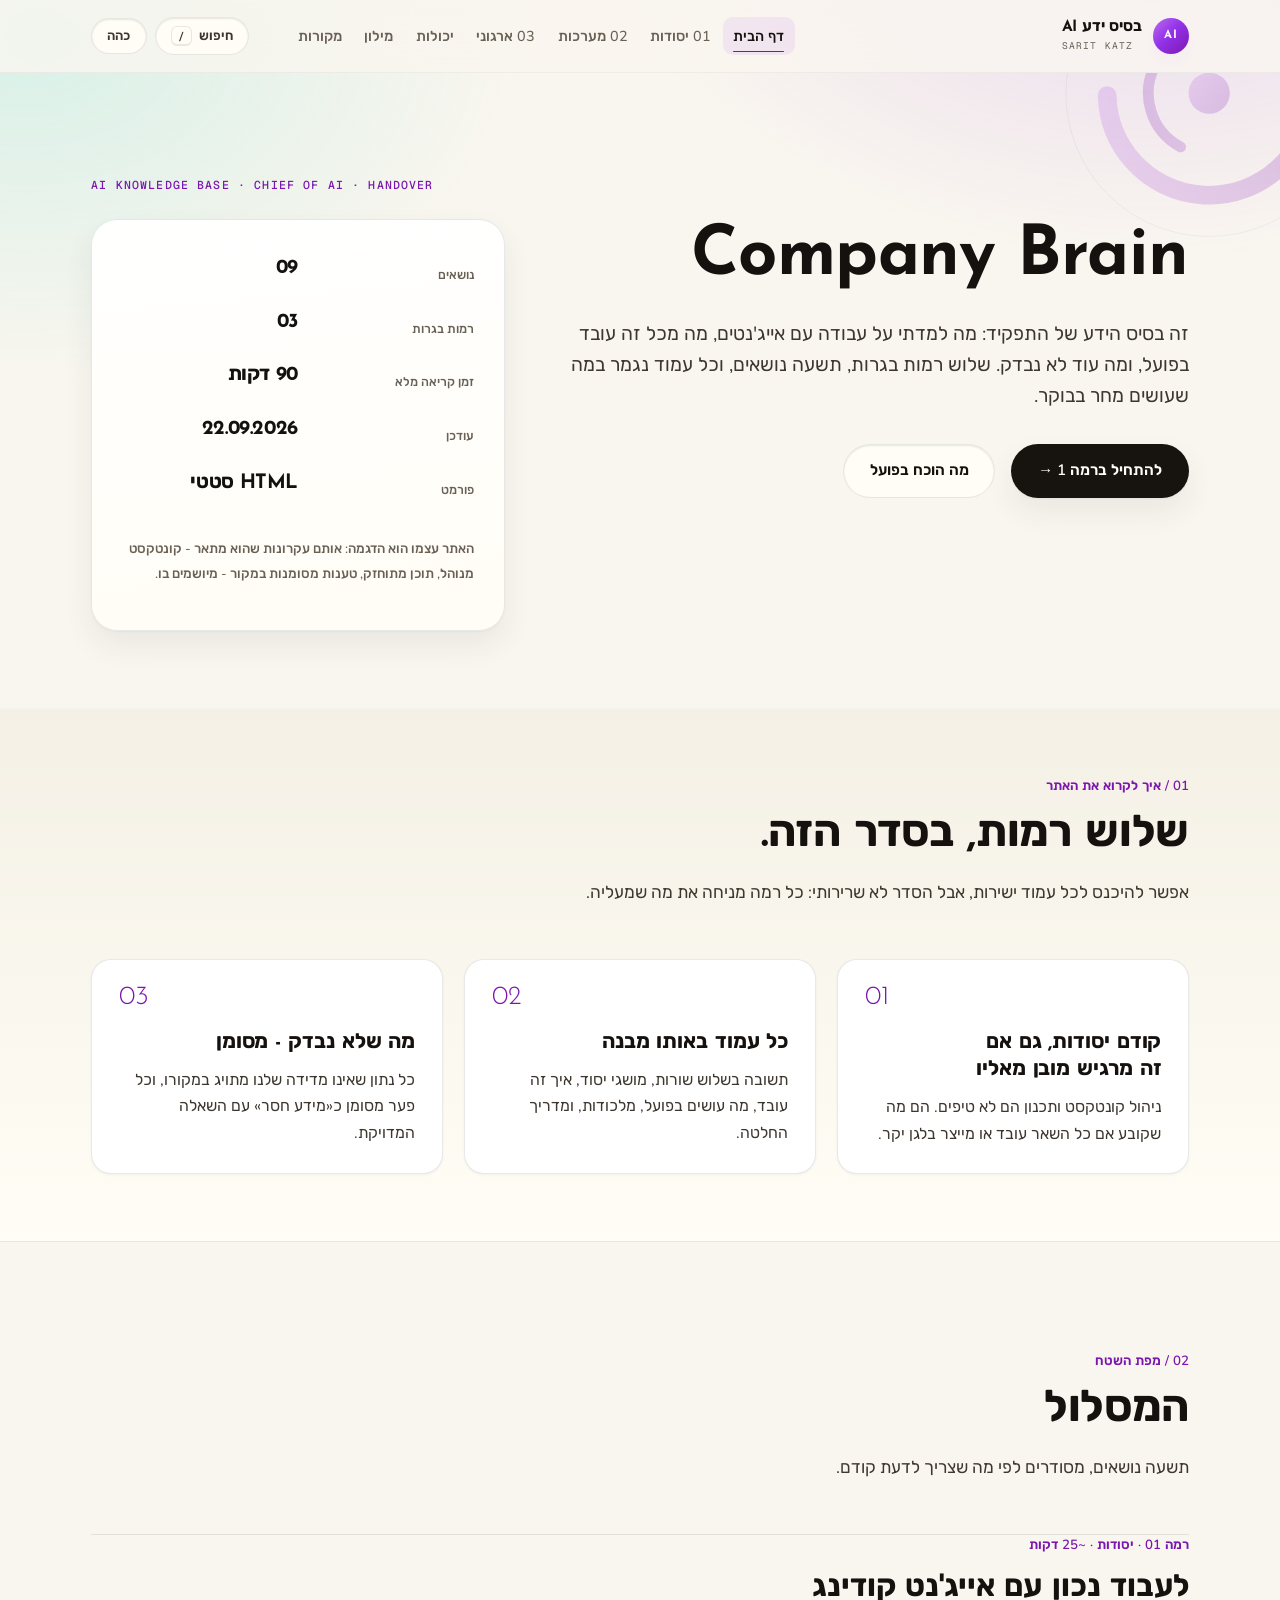
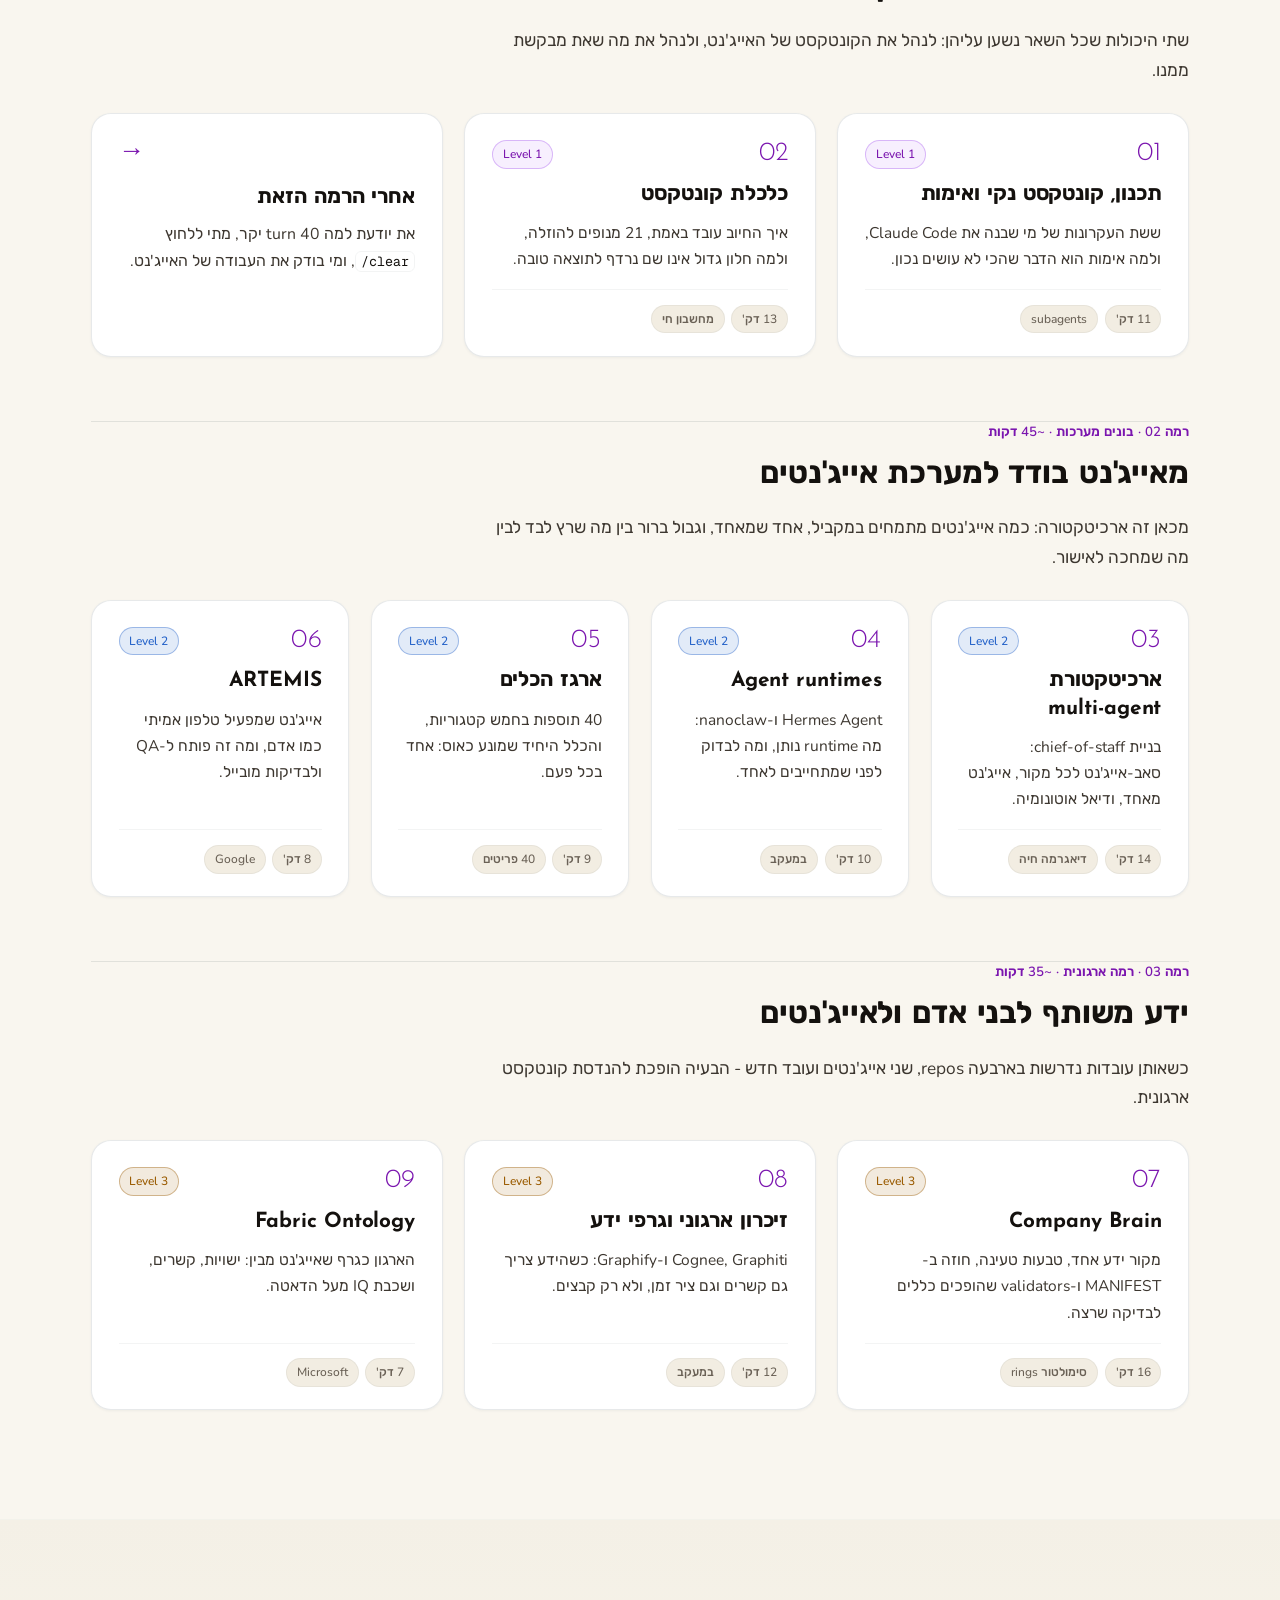
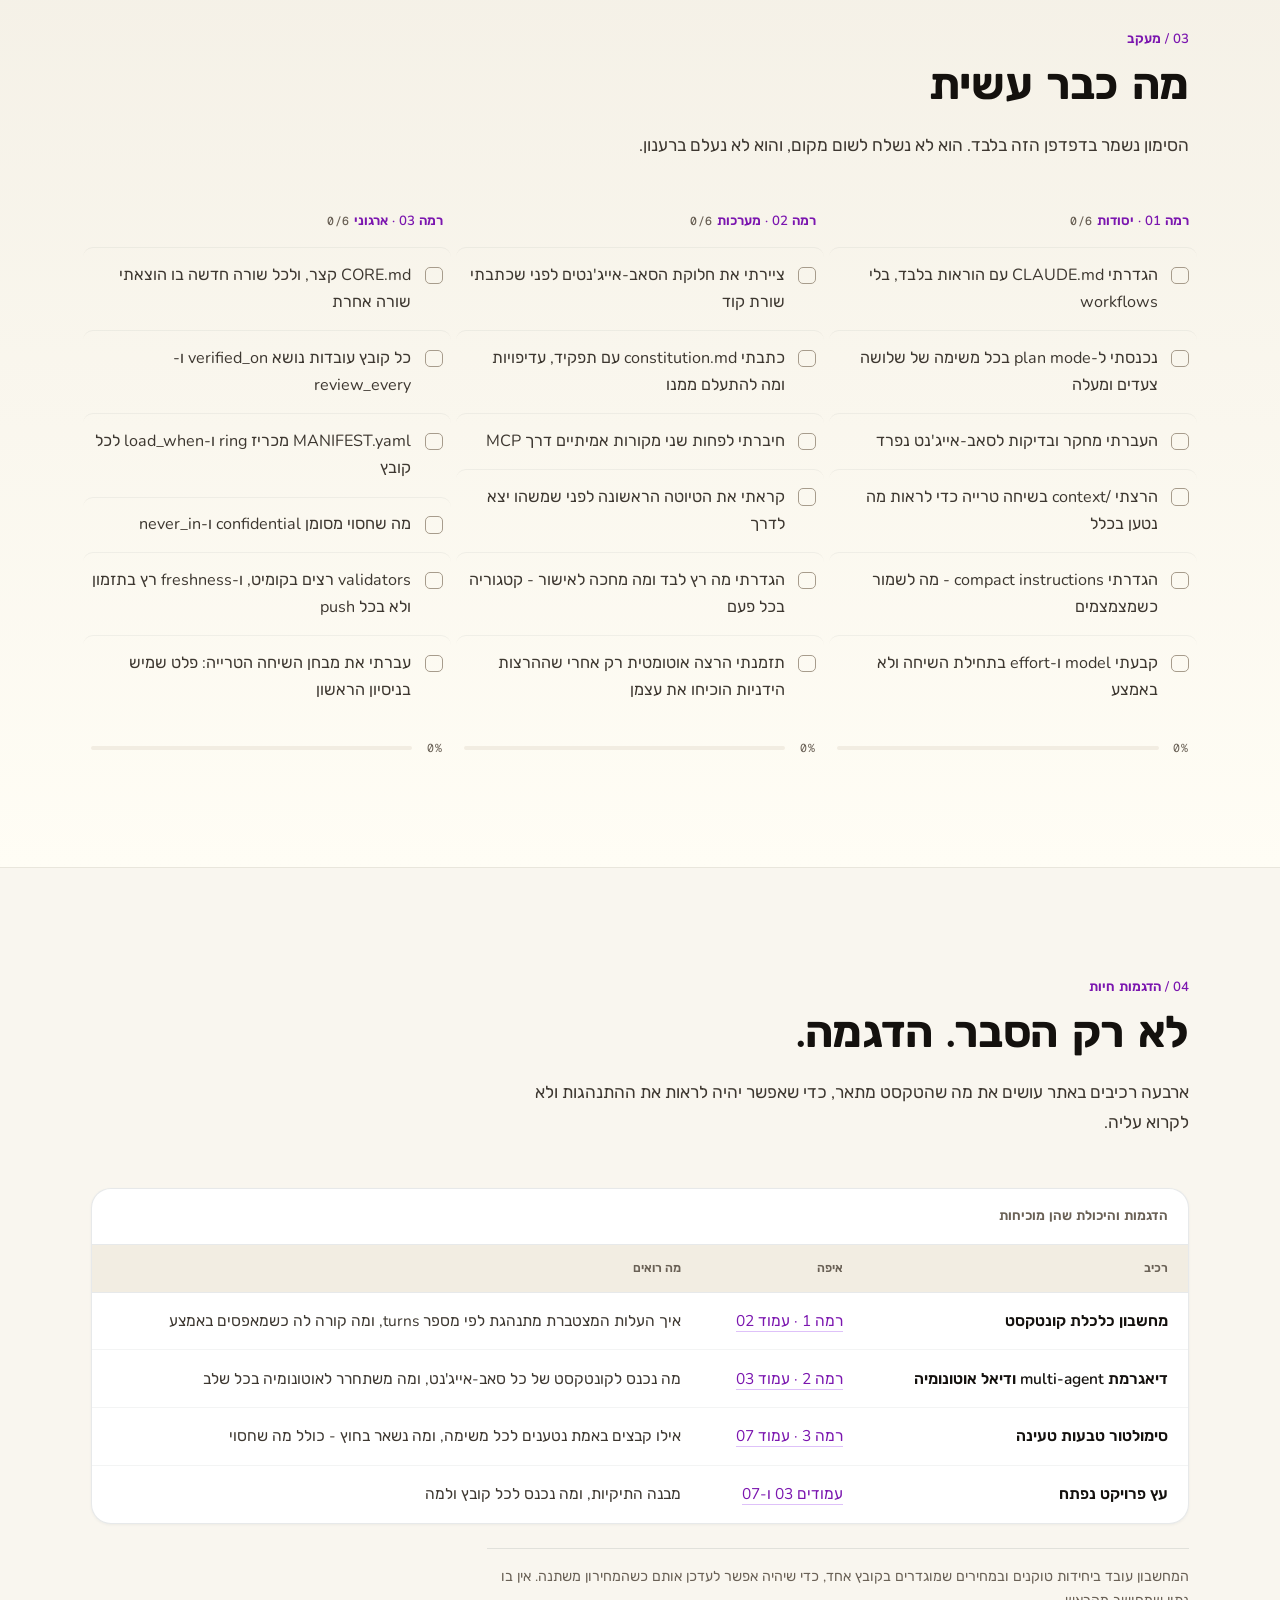
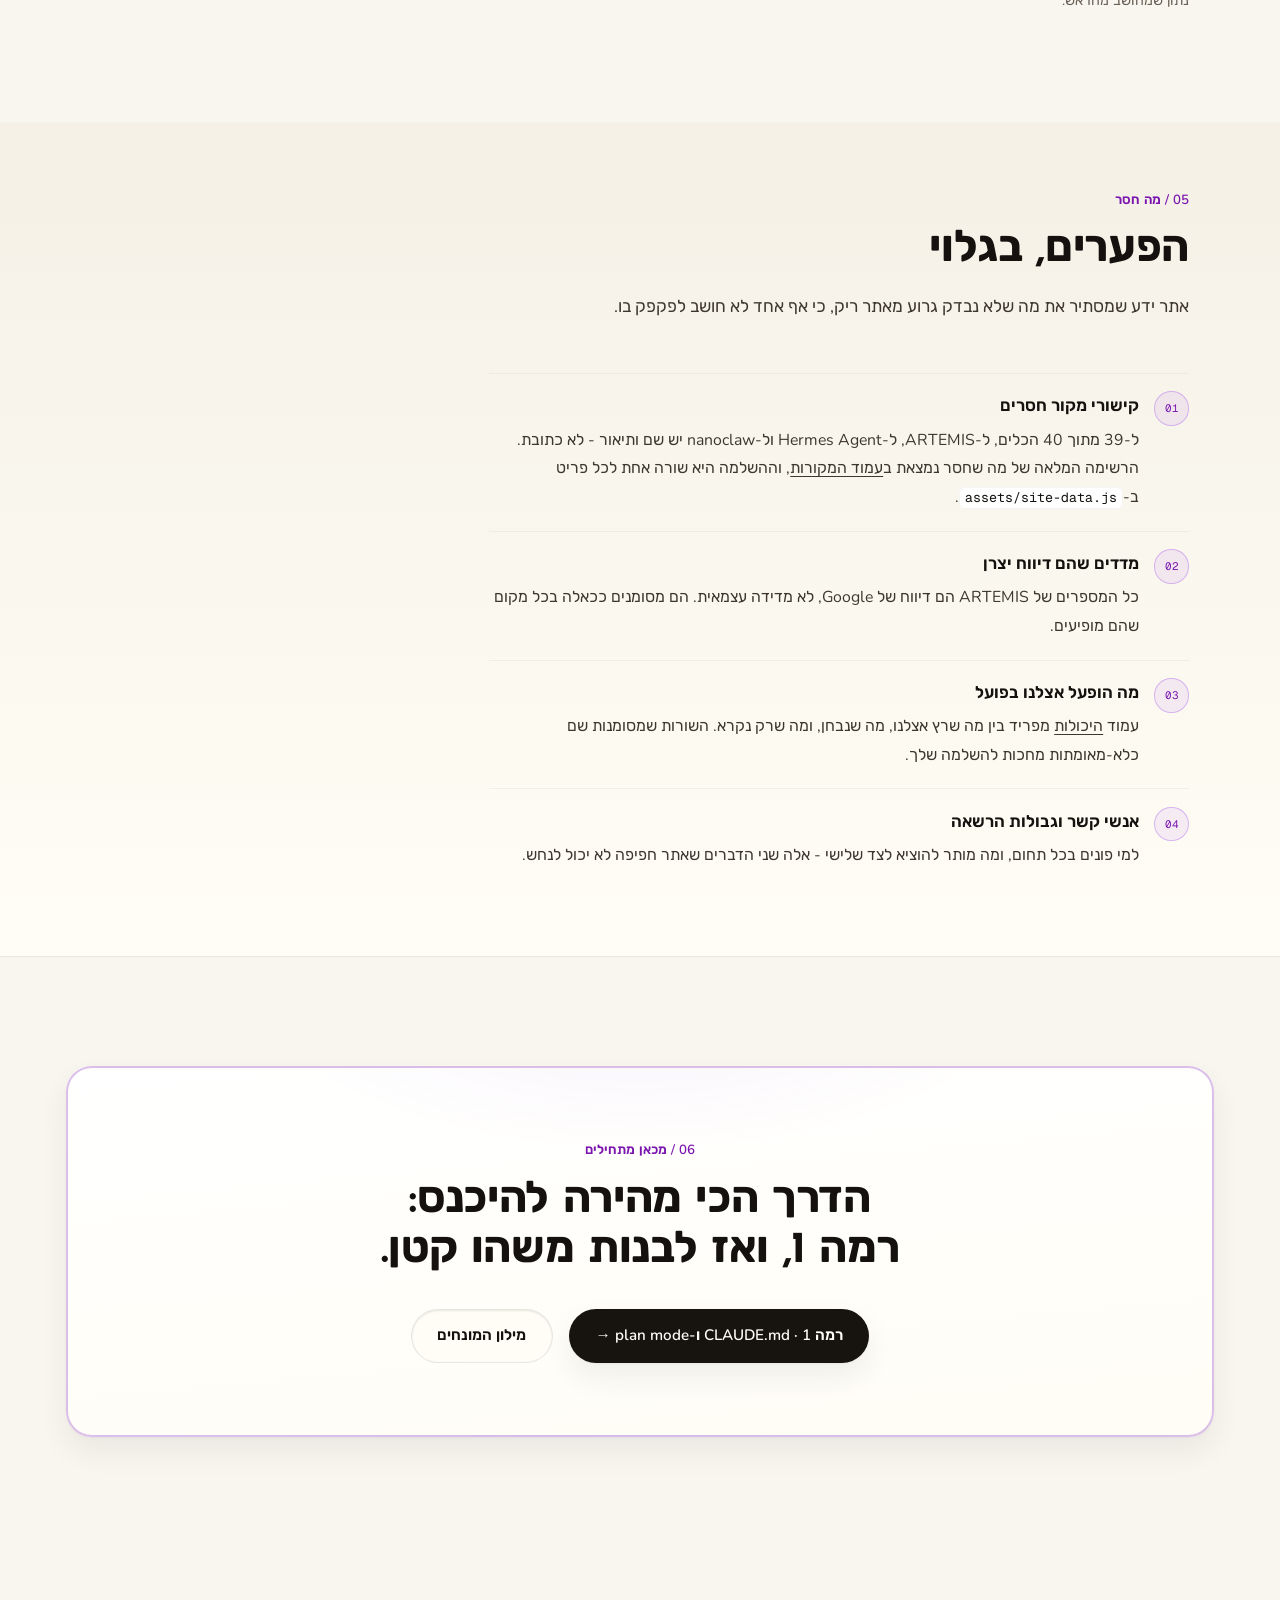
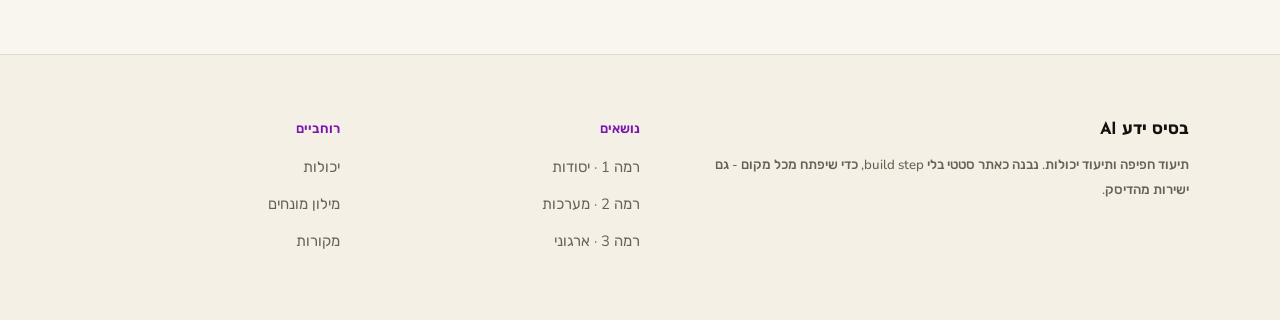
<file: index.html>
<!DOCTYPE html>
<html lang="he" dir="rtl" data-theme="light">
<head>
<meta charset="utf-8">
<meta name="viewport" content="width=device-width, initial-scale=1">
<title>בסיס ידע AI - חפיפה ותיעוד יכולות</title>
<meta name="description" content="בסיס ידע לחפיפה בתחום ה-AI: שלוש רמות בגרות, מיסודות העבודה עם Claude Code ועד ידע ארגוני משותף לבני אדם ולאייג'נטים.">
<link rel="preconnect" href="https://fonts.googleapis.com">
<link rel="preconnect" href="https://fonts.gstatic.com" crossorigin>
<link href="https://fonts.googleapis.com/css2?family=Josefin+Sans:wght@300;400;600;700&family=Nunito:wght@300..800&family=Rubik:wght@300..800&family=Geist+Mono:wght@400..600&display=swap" rel="stylesheet">
<link rel="stylesheet" href="assets/styles.css">
<link rel="icon" href="data:,">
<script src="assets/site-data.js"></script>
</head>
<body>
<a class="skip" href="#main">דילוג לתוכן</a>

<header class="site-head">
  <div class="site-head__in">
    <a class="brand" href="index.html">
      <span class="brand__mark" aria-hidden="true">AI</span>
      <span>
        <span class="brand__name">בסיס ידע AI</span>
        <span class="brand__sub">Sarit Katz</span>
      </span>
    </a>
    <nav class="nav" aria-label="ניווט ראשי">
      <a href="index.html">דף הבית</a>
      <a href="01-claude-md.html">01 יסודות</a>
      <a href="03-agent-architecture.html">02 מערכות</a>
      <a href="07-company-brain.html">03 ארגוני</a>
      <a href="capabilities.html">יכולות</a>
      <a href="glossary.html">מילון</a>
      <a href="sources.html">מקורות</a>
    </nav>
    <div class="head-tools">
      <button class="icon-btn" data-search-open aria-label="חיפוש באתר">חיפוש <kbd>/</kbd></button>
      <button class="icon-btn" data-theme-toggle>כהה</button>
      <button class="icon-btn nav-toggle" data-nav-toggle aria-expanded="false" aria-label="תפריט">תפריט</button>
    </div>
  </div>
</header>

<main id="main">

  <!-- ===== Hero ===== -->
  <section class="section hero">
    <svg class="aufbau" viewBox="0 0 300 300" aria-hidden="true">
      <defs>
        <linearGradient id="orbit" x1="0" y1="0" x2="1" y2="1">
          <stop offset="0" style="stop-color:var(--violet-3)"/>
          <stop offset="1" style="stop-color:var(--brand)"/>
        </linearGradient>
      </defs>
      <circle cx="150" cy="150" r="146" fill="none" stroke="currentColor" stroke-width="1"/>
      <circle cx="150" cy="150" r="104" fill="none" stroke="url(#orbit)" stroke-width="19"
              stroke-linecap="round" stroke-dasharray="400 260" transform="rotate(-42 150 150)"/>
      <circle cx="150" cy="150" r="62" fill="none" stroke="url(#orbit)" stroke-width="11"
              stroke-linecap="round" stroke-dasharray="205 190" transform="rotate(118 150 150)"/>
      <circle cx="150" cy="150" r="21" fill="url(#orbit)"/>
    </svg>
    <div class="wrap">
      <p class="mono">AI Knowledge Base · Chief of AI · Handover</p>
      <div class="hero__grid">
        <div>
          <h1>Company Brain</h1>
          <p class="hero__lead">
            זה בסיס הידע של התפקיד: מה למדתי על עבודה עם אייג'נטים, מה מכל זה עובד בפועל,
            ומה עוד לא נבדק. שלוש רמות בגרות, תשעה נושאים, וכל עמוד נגמר במה שעושים מחר בבוקר.
          </p>
          <div class="flow" style="margin-top:2rem">
            <a class="btn-pill" href="01-claude-md.html">להתחיל ברמה 1 →</a>
            <a class="btn-ghost" href="capabilities.html">מה הוכח בפועל</a>
          </div>
        </div>
        <aside class="hero__aside">
          <dl class="facts" style="margin-top:0;border-top:0">
            <dt>נושאים</dt><dd>09</dd>
            <dt>רמות בגרות</dt><dd>03</dd>
            <dt>זמן קריאה מלא</dt><dd>90 דקות</dd>
            <dt>עודכן</dt><dd>22.09.2026</dd>
            <dt>פורמט</dt><dd>HTML סטטי</dd>
          </dl>
          <p class="label label--dim" style="line-height:1.85">
            האתר עצמו הוא הדגמה: אותם עקרונות שהוא מתאר - קונטקסט מנוהל, תוכן מתוחזק,
            טענות מסומנות במקור - מיושמים בו.
          </p>
        </aside>
      </div>
    </div>
  </section>

  <!-- ===== איך לקרוא ===== -->
  <section class="section paper tight">
    <div class="wrap">
      <div class="sec-head">
        <span class="label">01 / איך לקרוא את האתר</span>
        <h2>שלוש רמות, בסדר הזה.</h2>
        <p>אפשר להיכנס לכל עמוד ישירות, אבל הסדר לא שרירותי: כל רמה מניחה את מה שמעליה.</p>
      </div>
      <div class="grid grid-3">
        <div class="mod">
          <span class="num">01</span>
          <h3>קודם יסודות, גם אם זה מרגיש מובן מאליו</h3>
          <p>ניהול קונטקסט ותכנון הם לא טיפים. הם מה שקובע אם כל השאר עובד או מייצר בלגן יקר.</p>
        </div>
        <div class="mod">
          <span class="num">02</span>
          <h3>כל עמוד באותו מבנה</h3>
          <p>תשובה בשלוש שורות, מושגי יסוד, איך זה עובד, מה עושים בפועל, מלכודות, ומדריך החלטה.</p>
        </div>
        <div class="mod">
          <span class="num">03</span>
          <h3>מה שלא נבדק - מסומן</h3>
          <p>כל נתון שאינו מדידה שלנו מתויג במקורו, וכל פער מסומן כ«מידע חסר» עם השאלה המדויקת.</p>
        </div>
      </div>
    </div>
  </section>

  <!-- ===== המסלול ===== -->
  <section class="section" id="map">
    <div class="wrap">
      <div class="sec-head">
        <span class="label">02 / מפת השטח</span>
        <h2>המסלול</h2>
        <p>תשעה נושאים, מסודרים לפי מה שצריך לדעת קודם.</p>
      </div>

      <!-- רמה 1 -->
      <div style="margin-bottom:4rem">
        <div class="sec-head hairline-top" style="margin-bottom:1.75rem">
          <span class="label">רמה 01 · יסודות · ~25 דקות</span>
          <h3 style="font-size:clamp(1.4rem,2.4vw,2rem)">לעבוד נכון עם אייג'נט קודינג</h3>
          <p>שתי היכולות שכל השאר נשען עליהן: לנהל את הקונטקסט של האייג'נט, ולנהל את מה שאת מבקשת ממנו.</p>
        </div>
        <div class="grid grid-3">
          <a class="topic" href="01-claude-md.html">
            <span class="topic__top"><span class="num">01</span><span class="tag tag--l1">Level 1</span></span>
            <h3>תכנון, קונטקסט נקי ואימות</h3>
            <p>ששת העקרונות של מי שבנה את Claude Code, ולמה אימות הוא הדבר שהכי לא עושים נכון.</p>
            <span class="topic__meta"><span class="tag">11 דק'</span><span class="tag">subagents</span></span>
          </a>
          <a class="topic" href="02-context-economy.html">
            <span class="topic__top"><span class="num">02</span><span class="tag tag--l1">Level 1</span></span>
            <h3>כלכלת קונטקסט</h3>
            <p>איך החיוב עובד באמת, 21 מנופים להוזלה, ולמה חלון גדול אינו שם נרדף לתוצאה טובה.</p>
            <span class="topic__meta"><span class="tag">13 דק'</span><span class="tag">מחשבון חי</span></span>
          </a>
          <div class="mod" style="border-top-color:var(--line)">
            <span class="num">→</span>
            <h3>אחרי הרמה הזאת</h3>
            <p>את יודעת למה turn 40 יקר, מתי ללחוץ <code>/clear</code>, ומי בודק את העבודה של האייג'נט.</p>
          </div>
        </div>
      </div>

      <!-- רמה 2 -->
      <div style="margin-bottom:4rem">
        <div class="sec-head hairline-top" style="margin-bottom:1.75rem">
          <span class="label">רמה 02 · בונים מערכות · ~45 דקות</span>
          <h3 style="font-size:clamp(1.4rem,2.4vw,2rem)">מאייג'נט בודד למערכת אייג'נטים</h3>
          <p>מכאן זה ארכיטקטורה: כמה אייג'נטים מתמחים במקביל, אחד שמאחד, וגבול ברור בין מה שרץ לבד לבין מה שמחכה לאישור.</p>
        </div>
        <div class="grid grid-4">
          <a class="topic" href="03-agent-architecture.html">
            <span class="topic__top"><span class="num">03</span><span class="tag tag--l2">Level 2</span></span>
            <h3>ארכיטקטורת multi-agent</h3>
            <p>בניית chief-of-staff: סאב-אייג'נט לכל מקור, אייג'נט מאחד, ודיאל אוטונומיה.</p>
            <span class="topic__meta"><span class="tag">14 דק'</span><span class="tag">דיאגרמה חיה</span></span>
          </a>
          <a class="topic" href="04-runtimes.html">
            <span class="topic__top"><span class="num">04</span><span class="tag tag--l2">Level 2</span></span>
            <h3>Agent runtimes</h3>
            <p>Hermes Agent ו-nanoclaw: מה runtime נותן, ומה לבדוק לפני שמתחייבים לאחד.</p>
            <span class="topic__meta"><span class="tag">10 דק'</span><span class="tag">במעקב</span></span>
          </a>
          <a class="topic" href="05-toolbox.html">
            <span class="topic__top"><span class="num">05</span><span class="tag tag--l2">Level 2</span></span>
            <h3>ארגז הכלים</h3>
            <p>40 תוספות בחמש קטגוריות, והכלל היחיד שמונע כאוס: אחד בכל פעם.</p>
            <span class="topic__meta"><span class="tag">9 דק'</span><span class="tag">40 פריטים</span></span>
          </a>
          <a class="topic" href="06-artemis.html">
            <span class="topic__top"><span class="num">06</span><span class="tag tag--l2">Level 2</span></span>
            <h3>ARTEMIS</h3>
            <p>אייג'נט שמפעיל טלפון אמיתי כמו אדם, ומה זה פותח ל-QA ולבדיקות מובייל.</p>
            <span class="topic__meta"><span class="tag">8 דק'</span><span class="tag">Google</span></span>
          </a>
        </div>
      </div>

      <!-- רמה 3 -->
      <div>
        <div class="sec-head hairline-top" style="margin-bottom:1.75rem">
          <span class="label">רמה 03 · רמה ארגונית · ~35 דקות</span>
          <h3 style="font-size:clamp(1.4rem,2.4vw,2rem)">ידע משותף לבני אדם ולאייג'נטים</h3>
          <p>כשאותן עובדות נדרשות בארבעה repos, שני אייג'נטים ועובד חדש - הבעיה הופכת להנדסת קונטקסט ארגונית.</p>
        </div>
        <div class="grid grid-3">
          <a class="topic" href="07-company-brain.html">
            <span class="topic__top"><span class="num">07</span><span class="tag tag--l3">Level 3</span></span>
            <h3>Company Brain</h3>
            <p>מקור ידע אחד, טבעות טעינה, חוזה ב-MANIFEST ו-validators שהופכים כללים לבדיקה שרצה.</p>
            <span class="topic__meta"><span class="tag">16 דק'</span><span class="tag">סימולטור rings</span></span>
          </a>
          <a class="topic" href="08-memory-graphs.html">
            <span class="topic__top"><span class="num">08</span><span class="tag tag--l3">Level 3</span></span>
            <h3>זיכרון ארגוני וגרפי ידע</h3>
            <p>Cognee, Graphiti ו-Graphify: כשהידע צריך גם קשרים וגם ציר זמן, ולא רק קבצים.</p>
            <span class="topic__meta"><span class="tag">12 דק'</span><span class="tag">במעקב</span></span>
          </a>
          <a class="topic" href="09-ontology.html">
            <span class="topic__top"><span class="num">09</span><span class="tag tag--l3">Level 3</span></span>
            <h3>Fabric Ontology</h3>
            <p>הארגון כגרף שאייג'נט מבין: ישויות, קשרים, ושכבת IQ מעל הדאטה.</p>
            <span class="topic__meta"><span class="tag">7 דק'</span><span class="tag">Microsoft</span></span>
          </a>
        </div>
      </div>
    </div>
  </section>

  <!-- ===== checklist ===== -->
  <section class="section paper" id="progress">
    <div class="wrap">
      <div class="sec-head">
        <span class="label">03 / מעקב</span>
        <h2>מה כבר עשית</h2>
        <p>הסימון נשמר בדפדפן הזה בלבד. הוא לא נשלח לשום מקום, והוא לא נעלם ברענון.</p>
      </div>
      <div class="grid grid-3">
        <div>
          <p class="label">רמה 01 · יסודות <span class="mono mono-dim" data-progress-badge="l1"></span></p>
          <div data-checklist="l1"></div>
        </div>
        <div>
          <p class="label">רמה 02 · מערכות <span class="mono mono-dim" data-progress-badge="l2"></span></p>
          <div data-checklist="l2"></div>
        </div>
        <div>
          <p class="label">רמה 03 · ארגוני <span class="mono mono-dim" data-progress-badge="l3"></span></p>
          <div data-checklist="l3"></div>
        </div>
      </div>
    </div>
  </section>

  <!-- ===== מה האתר מדגים ===== -->
  <section class="section">
    <div class="wrap">
      <div class="sec-head">
        <span class="label">04 / הדגמות חיות</span>
        <h2>לא רק הסבר. הדגמה.</h2>
        <p>ארבעה רכיבים באתר עושים את מה שהטקסט מתאר, כדי שאפשר יהיה לראות את ההתנהגות ולא לקרוא עליה.</p>
      </div>
      <div class="table-scroll">
        <table class="decide">
          <caption>הדגמות והיכולת שהן מוכיחות</caption>
          <thead>
            <tr><th>רכיב</th><th>איפה</th><th>מה רואים</th></tr>
          </thead>
          <tbody>
            <tr>
              <td>מחשבון כלכלת קונטקסט</td>
              <td><a href="02-context-economy.html#demo-cost">רמה 1 · עמוד 02</a></td>
              <td>איך העלות המצטברת מתנהגת לפי מספר turns, ומה קורה לה כשמאפסים באמצע</td>
            </tr>
            <tr>
              <td>דיאגרמת multi-agent ודיאל אוטונומיה</td>
              <td><a href="03-agent-architecture.html#demo-agents">רמה 2 · עמוד 03</a></td>
              <td>מה נכנס לקונטקסט של כל סאב-אייג'נט, ומה משתחרר לאוטונומיה בכל שלב</td>
            </tr>
            <tr>
              <td>סימולטור טבעות טעינה</td>
              <td><a href="07-company-brain.html#demo-rings">רמה 3 · עמוד 07</a></td>
              <td>אילו קבצים באמת נטענים לכל משימה, ומה נשאר בחוץ - כולל מה שחסוי</td>
            </tr>
            <tr>
              <td>עץ פרויקט נפתח</td>
              <td><a href="03-agent-architecture.html#demo-tree">עמודים 03 ו-07</a></td>
              <td>מבנה התיקיות, ומה נכנס לכל קובץ ולמה</td>
            </tr>
          </tbody>
        </table>
      </div>
      <p class="source-note hairline-top">
        המחשבון עובד ביחידות טוקנים ובמחירים שמוגדרים בקובץ אחד, כדי שיהיה אפשר לעדכן אותם כשהמחירון משתנה.
        אין בו נתון שמחושב מהראש.
      </p>
    </div>
  </section>

  <!-- ===== פערים ===== -->
  <section class="section paper tight" id="gaps">
    <div class="wrap">
      <div class="sec-head">
        <span class="label">05 / מה חסר</span>
        <h2>הפערים, בגלוי</h2>
        <p>אתר ידע שמסתיר את מה שלא נבדק גרוע מאתר ריק, כי אף אחד לא חושב לפקפק בו.</p>
      </div>
      <ol class="check">
        <li>
          <b>קישורי מקור חסרים</b>
          <span>ל-39 מתוך 40 הכלים, ל-ARTEMIS, ל-Hermes Agent ול-nanoclaw יש שם ותיאור - לא כתובת. הרשימה המלאה של מה שחסר נמצאת ב<a href="sources.html#gaps">עמוד המקורות</a>, וההשלמה היא שורה אחת לכל פריט ב-<code>assets/site-data.js</code>.</span>
        </li>
        <li>
          <b>מדדים שהם דיווח יצרן</b>
          <span>כל המספרים של ARTEMIS הם דיווח של Google, לא מדידה עצמאית. הם מסומנים ככאלה בכל מקום שהם מופיעים.</span>
        </li>
        <li>
          <b>מה הופעל אצלנו בפועל</b>
          <span>עמוד <a href="capabilities.html">היכולות</a> מפריד בין מה שרץ אצלנו, מה שנבחן, ומה שרק נקרא. השורות שמסומנות שם כלא-מאומתות מחכות להשלמה שלך.</span>
        </li>
        <li>
          <b>אנשי קשר וגבולות הרשאה</b>
          <span>למי פונים בכל תחום, ומה מותר להוציא לצד שלישי - אלה שני הדברים שאתר חפיפה לא יכול לנחש.</span>
        </li>
      </ol>
    </div>
  </section>

  <!-- ===== CTA ===== -->
  <section class="section cta-end">
    <div class="wrap">
      <span class="label">06 / מכאן מתחילים</span>
      <h2 style="max-width:24ch">הדרך הכי מהירה להיכנס: רמה 1, ואז לבנות משהו קטן.</h2>
      <div class="flow" style="margin-top:2rem">
        <a class="btn-pill" href="01-claude-md.html">רמה 1 · CLAUDE.md ו-plan mode →</a>
        <a class="btn-ghost" href="glossary.html">מילון המונחים</a>
      </div>
    </div>
  </section>
</main>

<footer class="site-foot">
  <div class="wrap foot-grid">
    <div>
      <h3>בסיס ידע AI</h3>
      <p class="label label--dim" style="line-height:1.85">
        תיעוד חפיפה ותיעוד יכולות. נבנה כאתר סטטי בלי build step,
        כדי שיפתח מכל מקום - גם ישירות מהדיסק.
      </p>
    </div>
    <div>
      <p class="label">נושאים</p>
      <ul>
        <li><a href="01-claude-md.html">רמה 1 · יסודות</a></li>
        <li><a href="03-agent-architecture.html">רמה 2 · מערכות</a></li>
        <li><a href="07-company-brain.html">רמה 3 · ארגוני</a></li>
      </ul>
    </div>
    <div>
      <p class="label">רוחביים</p>
      <ul>
        <li><a href="capabilities.html">יכולות</a></li>
        <li><a href="glossary.html">מילון מונחים</a></li>
        <li><a href="sources.html">מקורות</a></li>
      </ul>
    </div>
  </div>
</footer>

<!-- חיפוש -->
<div class="search" data-search role="dialog" aria-modal="true" aria-label="חיפוש באתר">
  <div class="search__veil"></div>
  <div class="search__panel">
    <input class="search__input" id="site-search" name="q" type="search" placeholder="חיפוש בכל האתר, במילון ובארגז הכלים…" aria-label="שדה חיפוש">
    <div class="search__results"></div>
    <div class="search__foot">
      <span class="label label--dim"><kbd>↑</kbd> <kbd>↓</kbd> מעבר</span>
      <span class="label label--dim"><kbd>Enter</kbd> פתיחה</span>
      <span class="label label--dim"><kbd>Esc</kbd> סגירה</span>
    </div>
  </div>
</div>

<script src="assets/search-index.js"></script>
<script src="assets/app.js"></script>
</body>
</html>
</file>
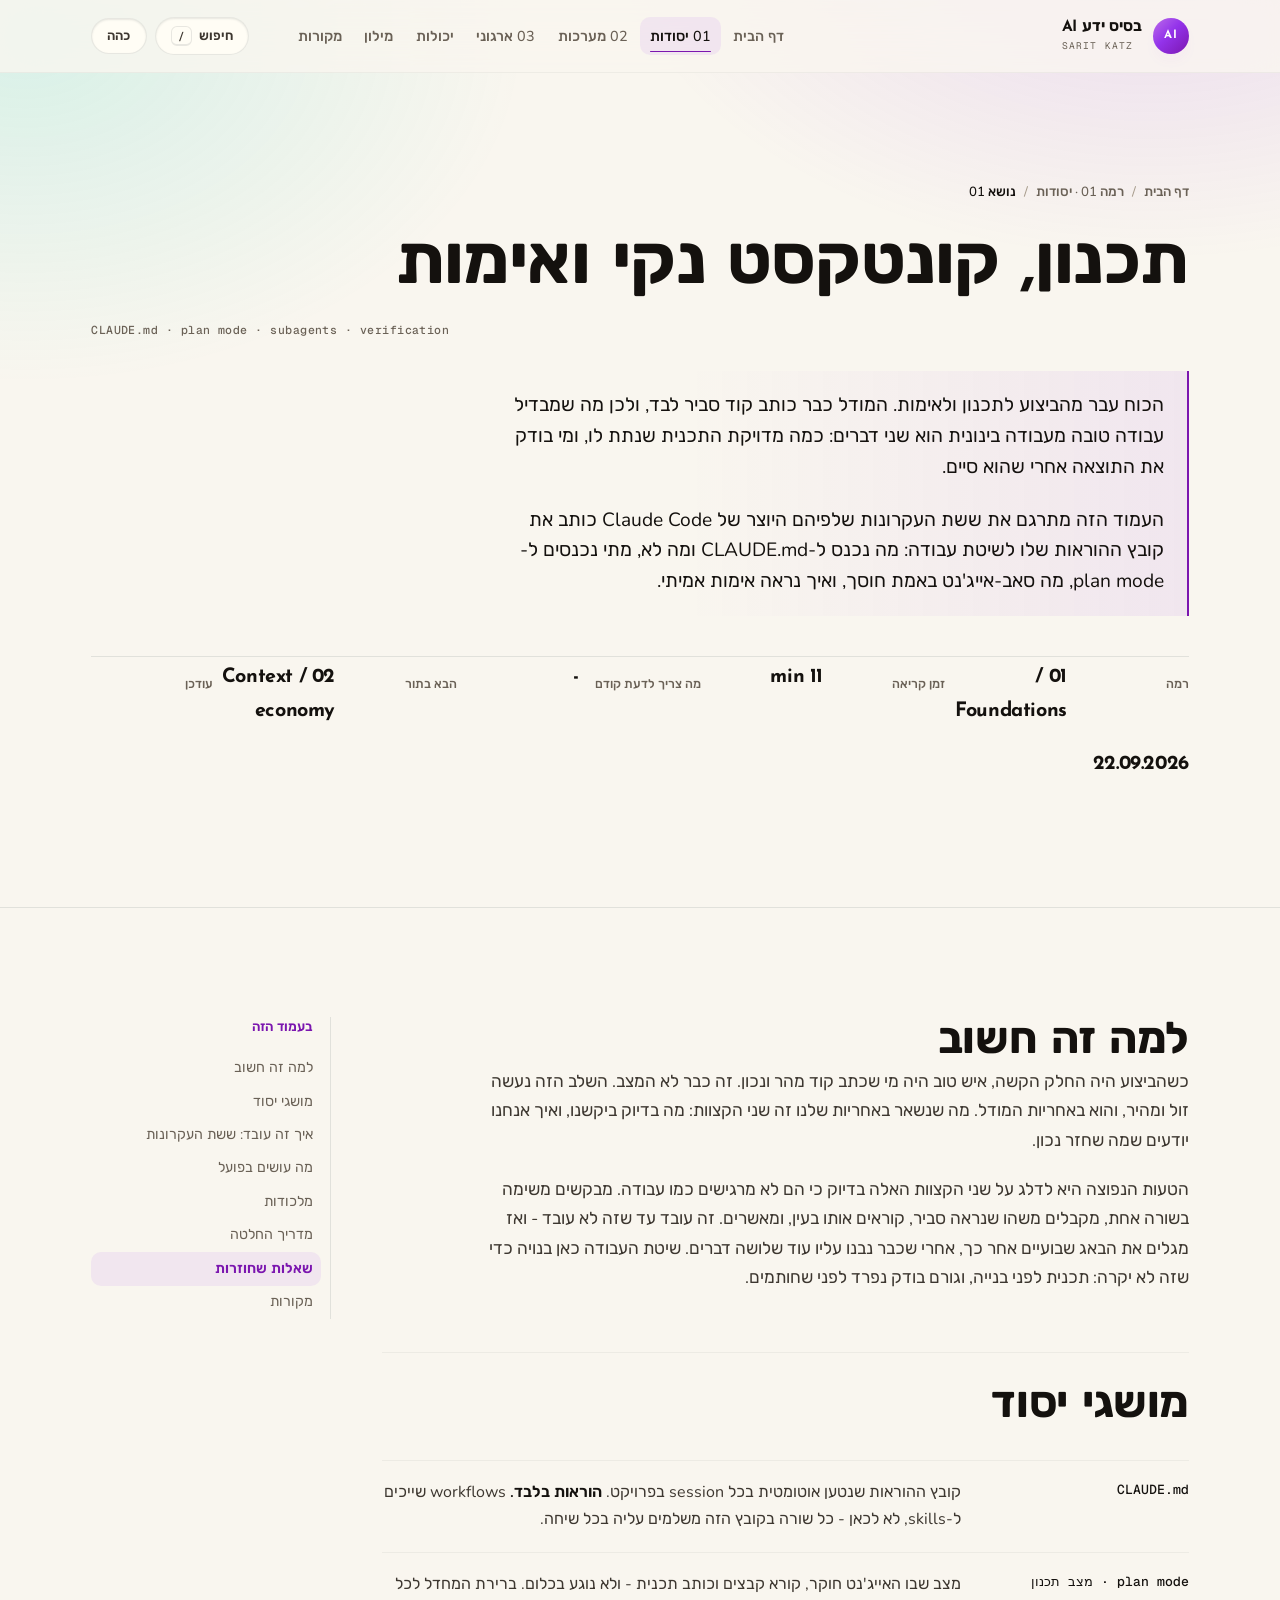
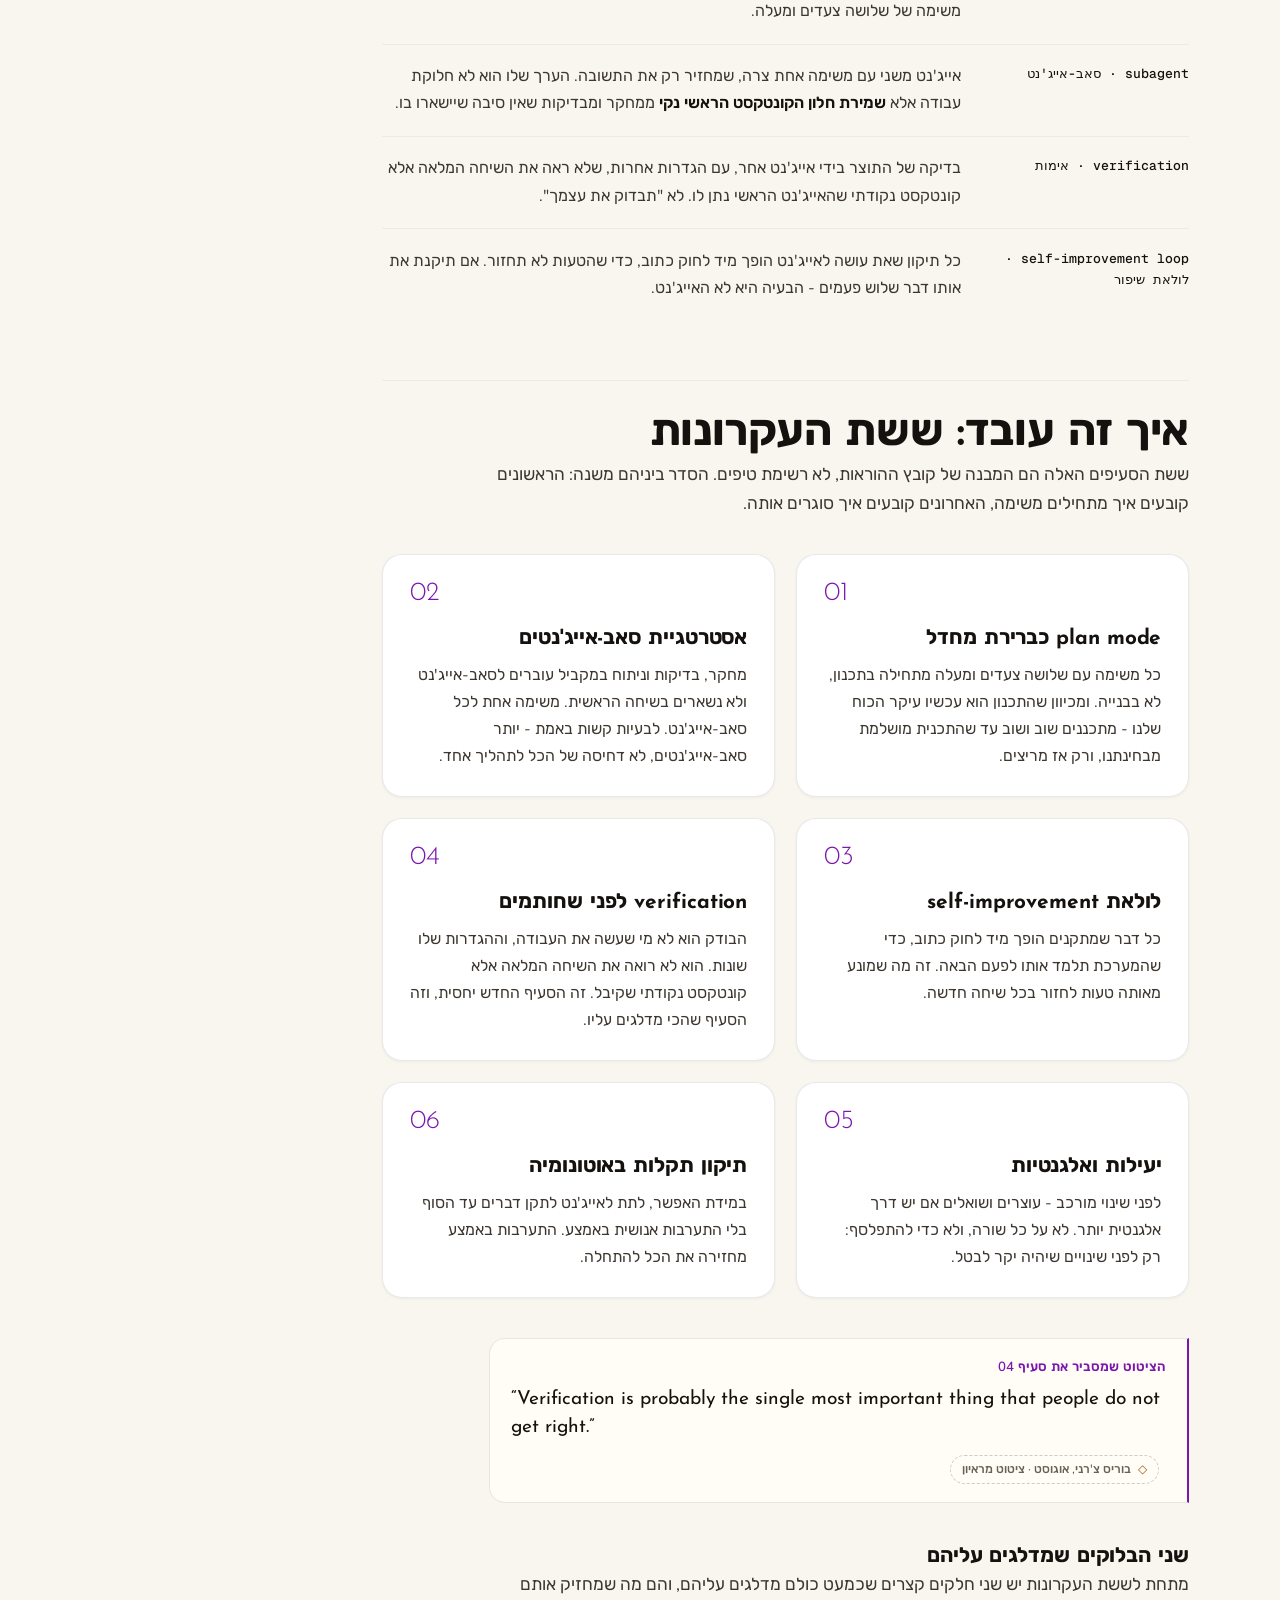
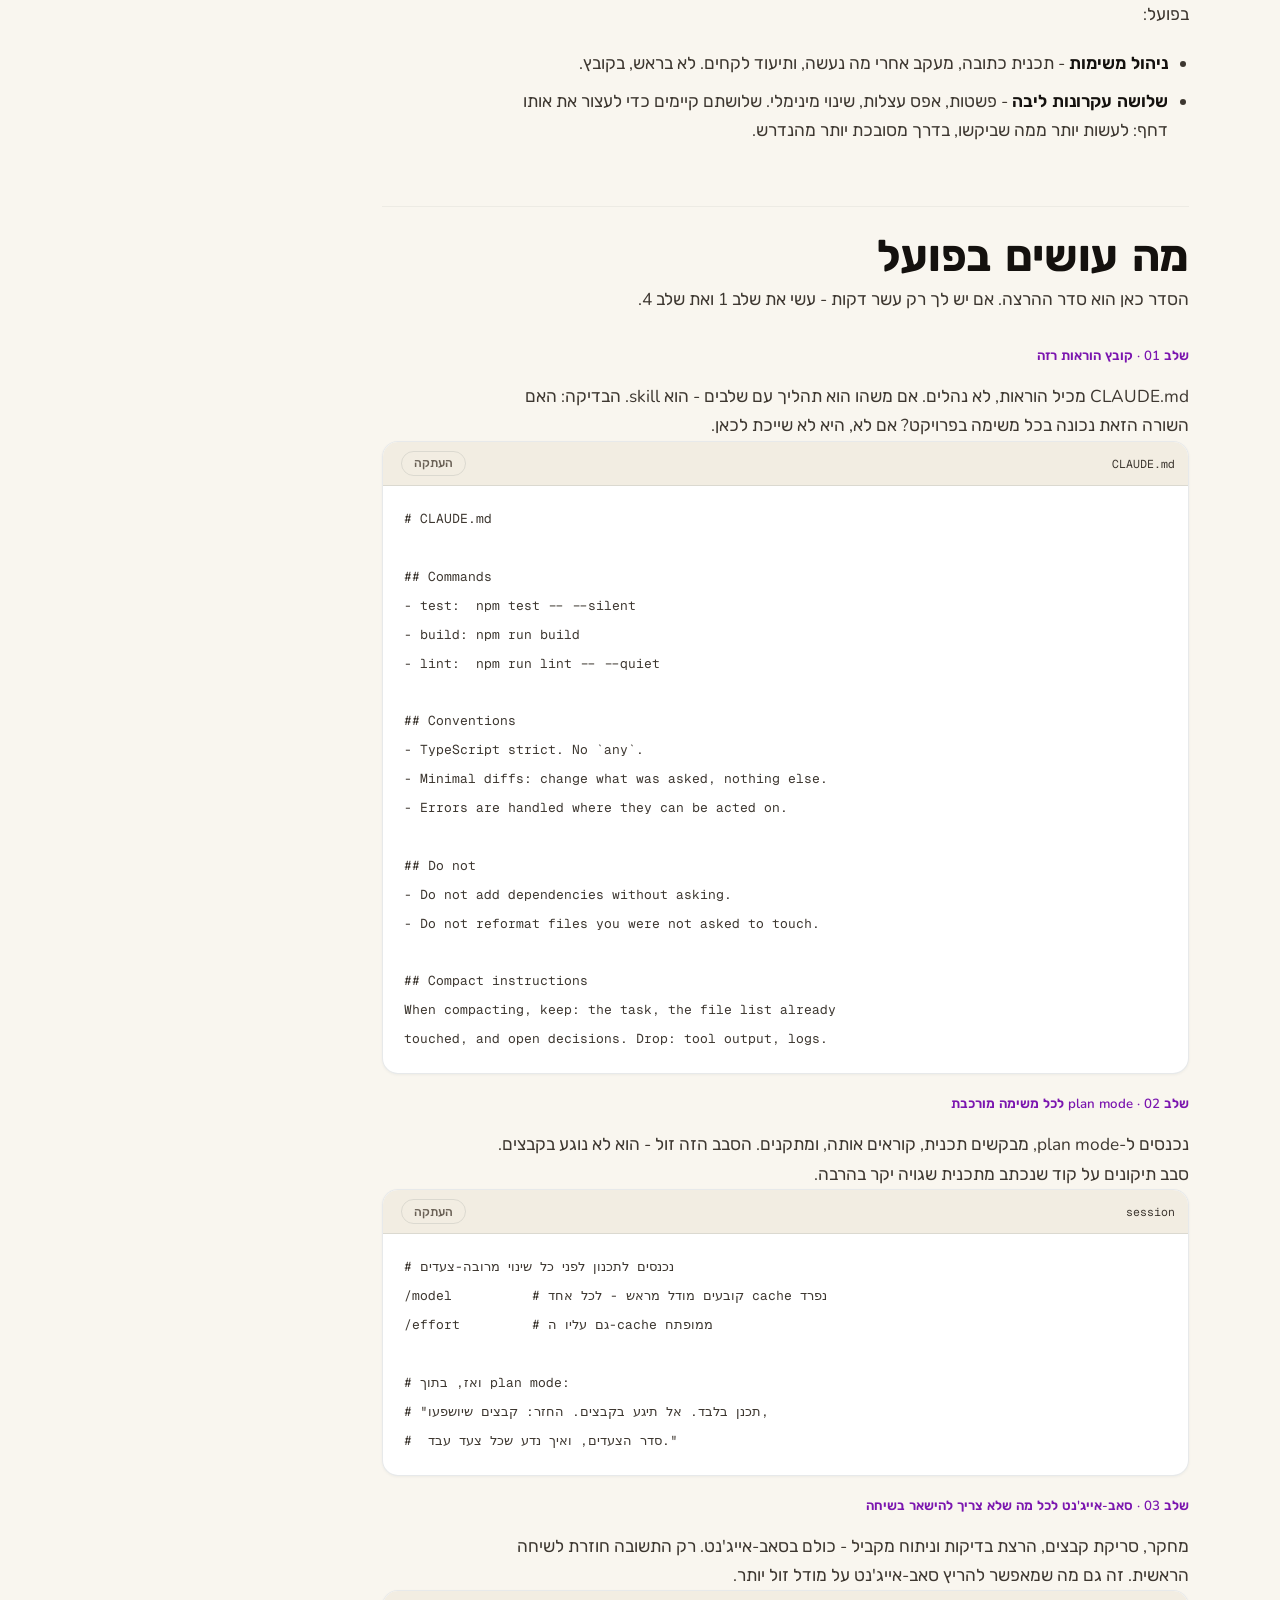
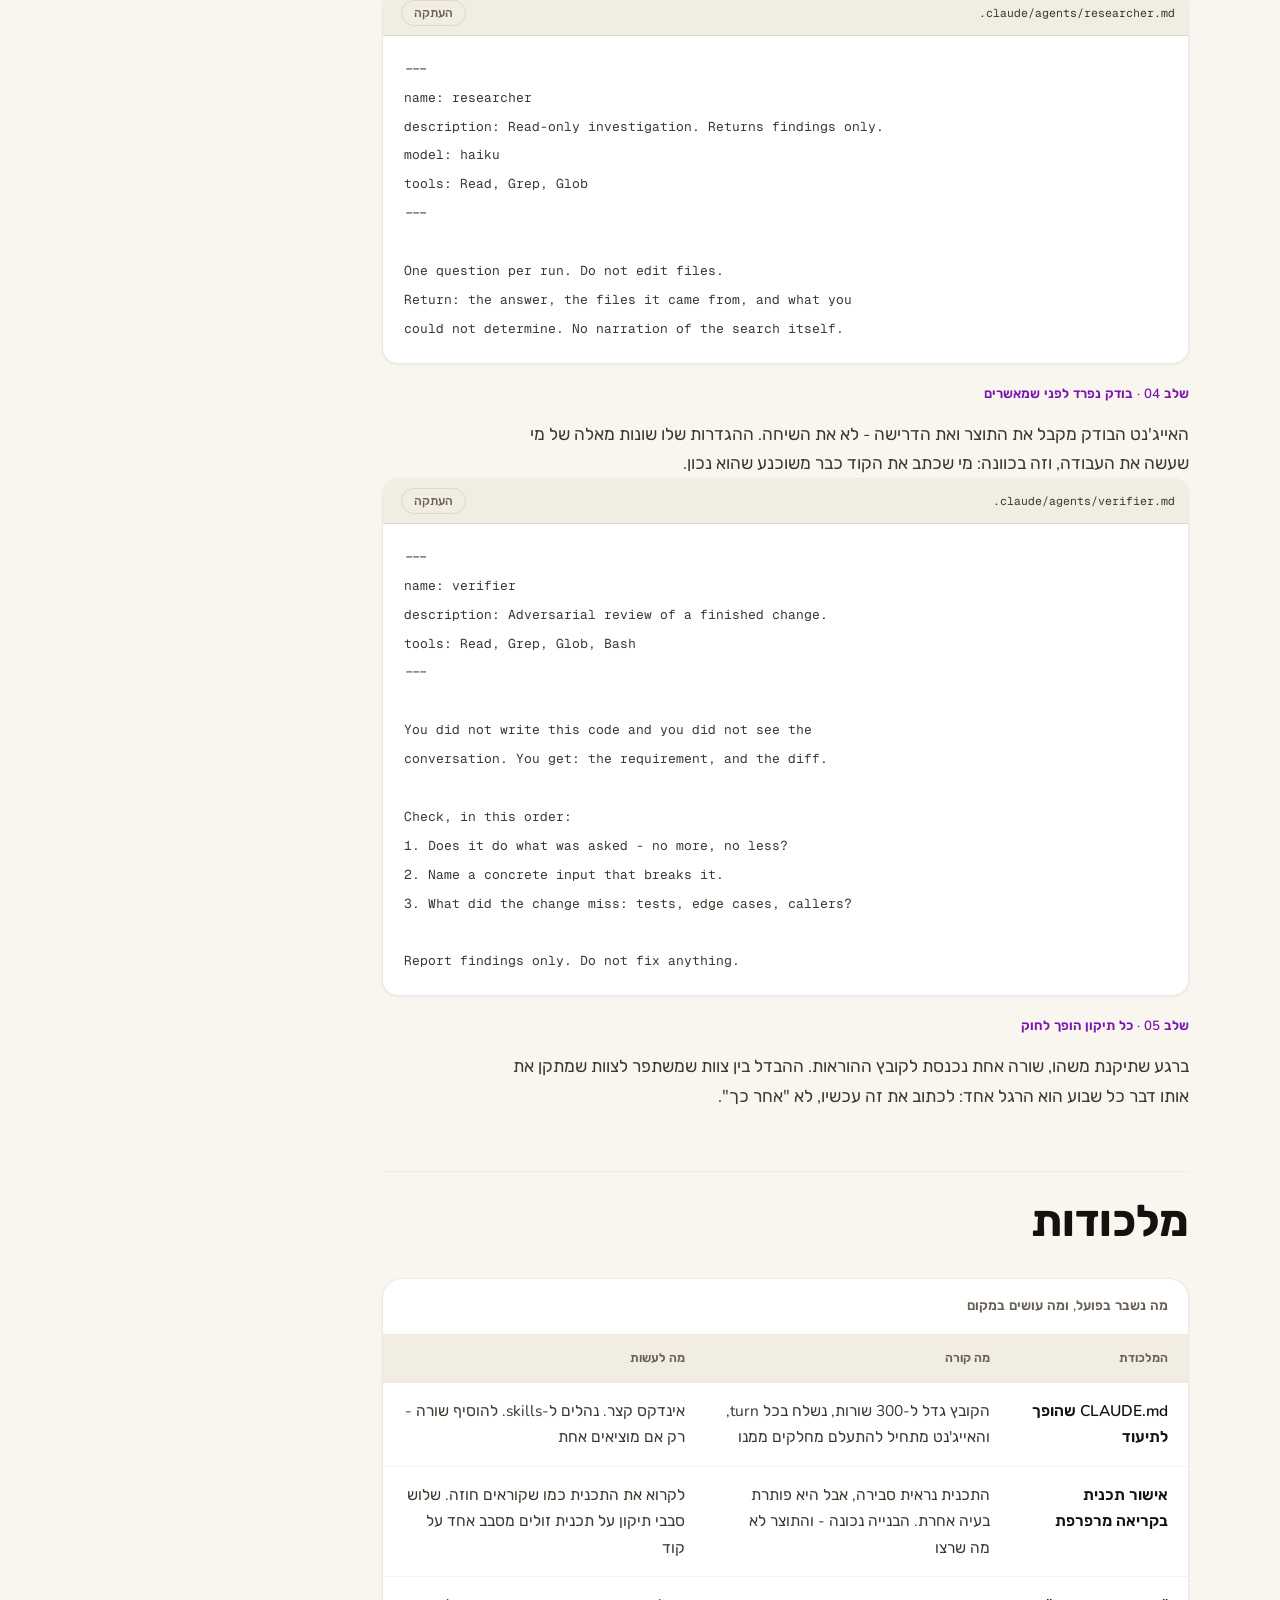
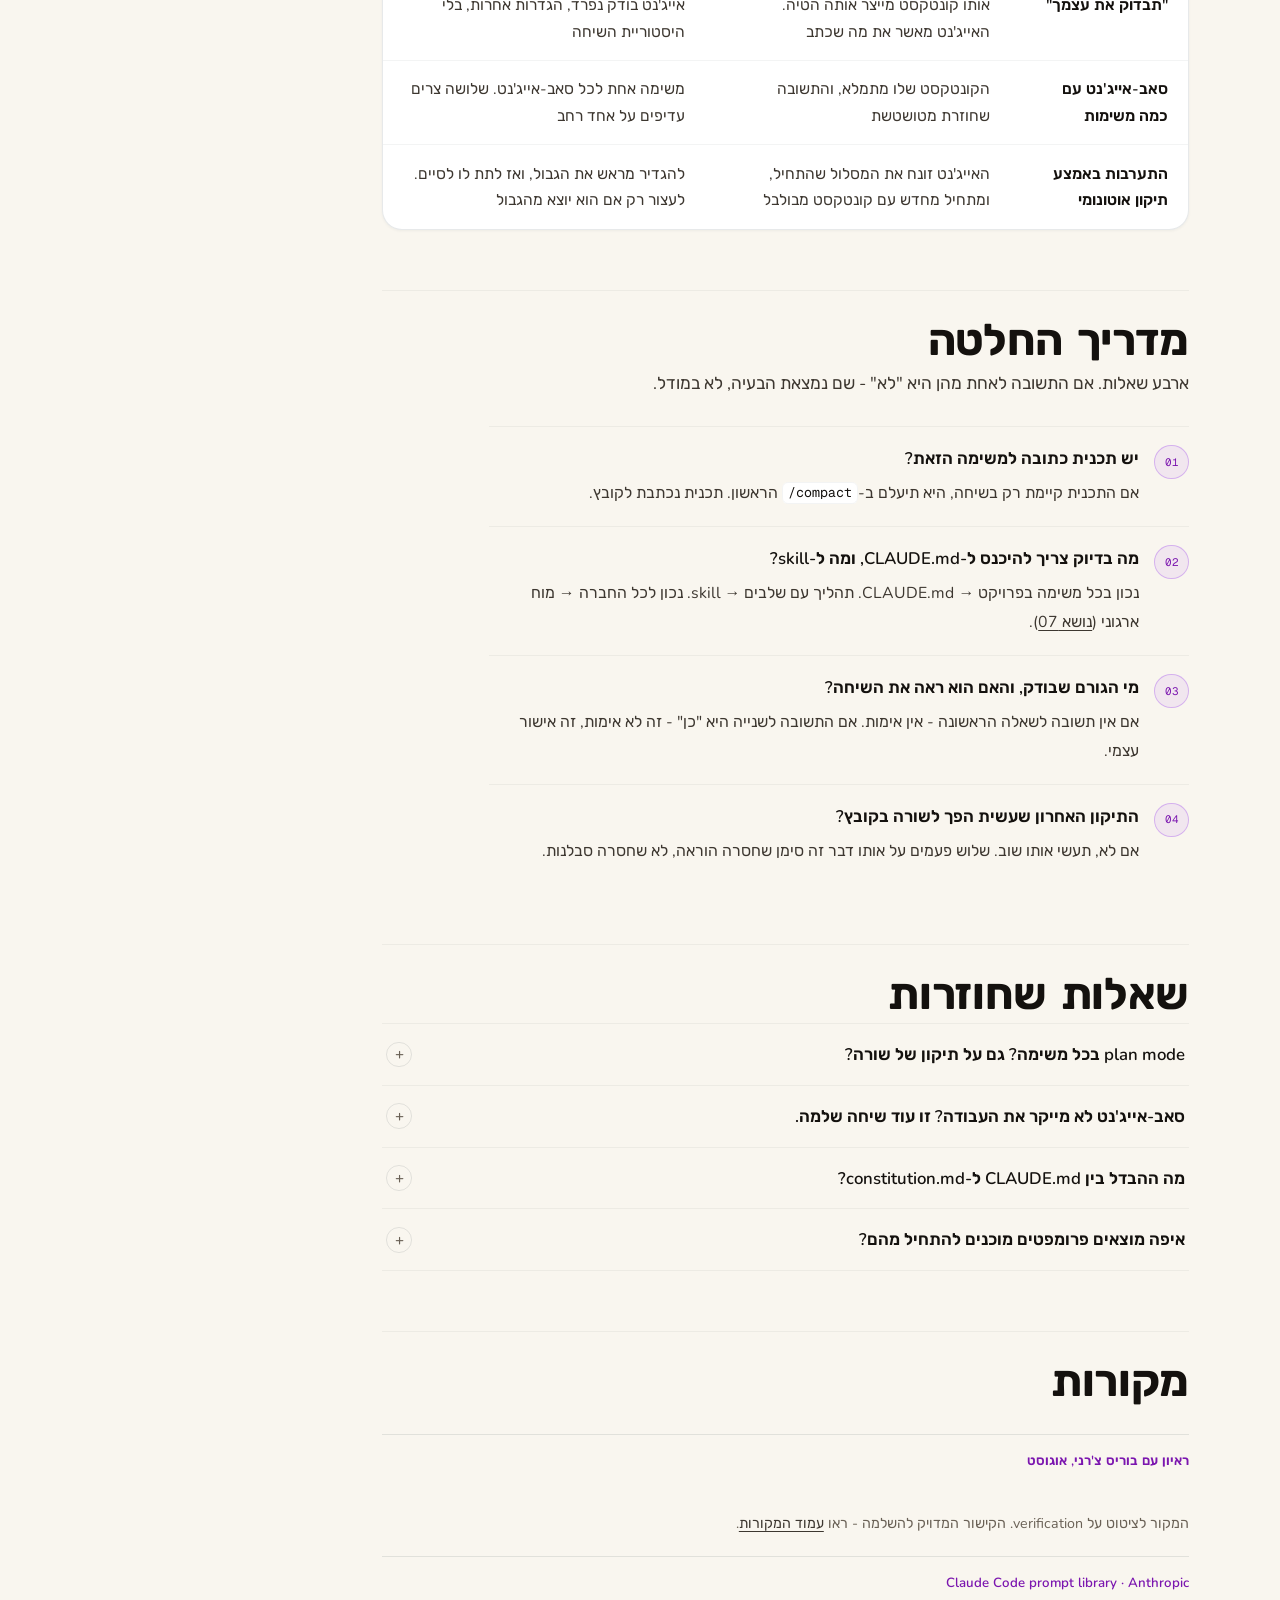
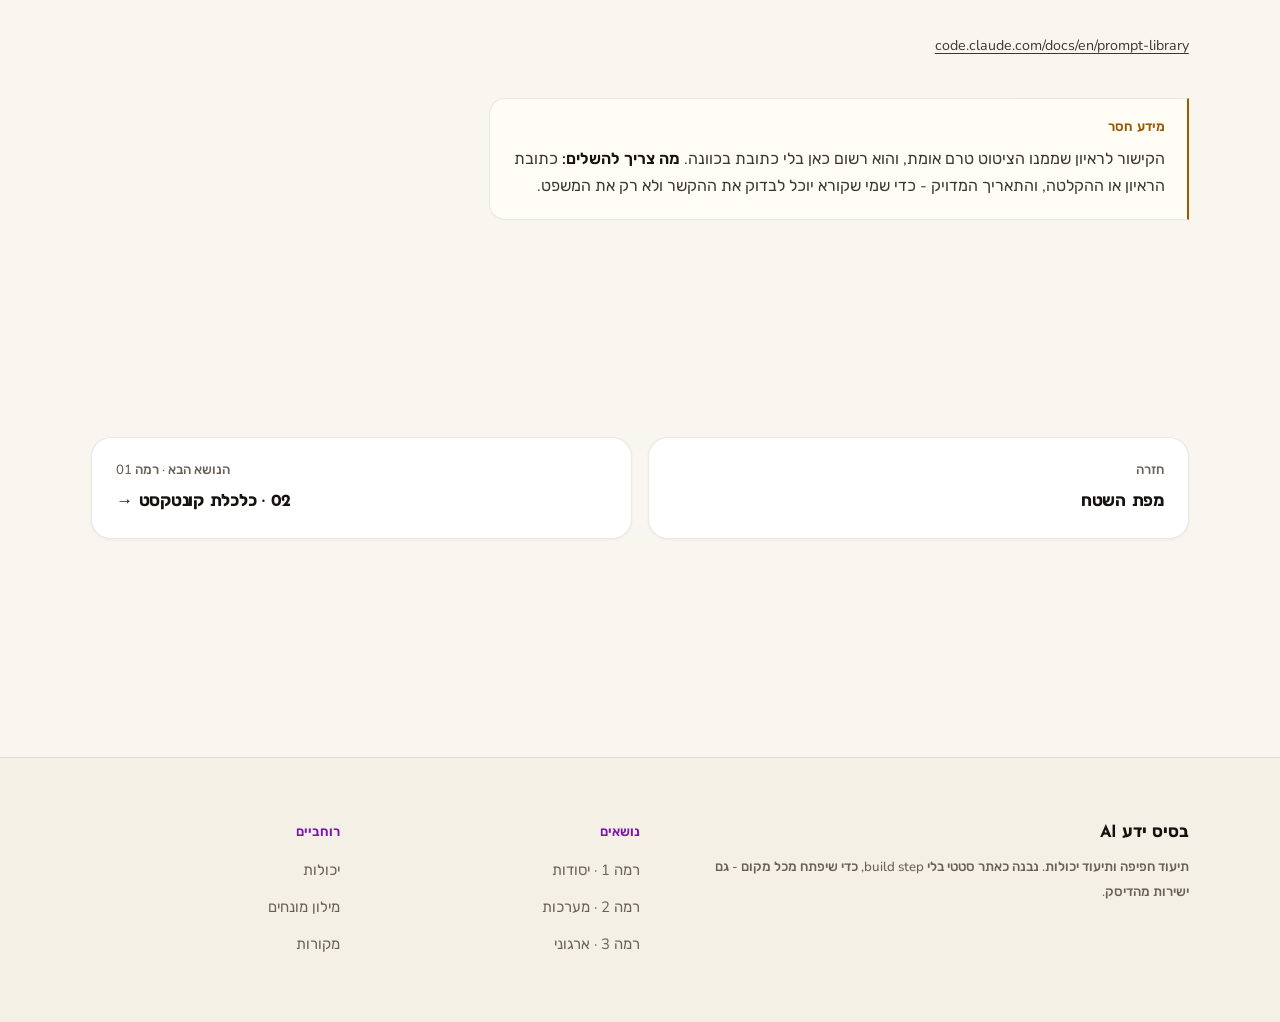
<file: 01-claude-md.html>
<!DOCTYPE html>
<html lang="he" dir="rtl" data-theme="light">
<head>
<meta charset="utf-8">
<meta name="viewport" content="width=device-width, initial-scale=1">
<title>CLAUDE.md, plan mode ו-verification - בסיס ידע AI</title>
<meta name="description" content="ששת העקרונות שלפיהם נכתב CLAUDE.md, למה plan mode הוא ברירת המחדל, מה סאב-אייג'נט באמת חוסך, ולמה אימות הוא הדבר שהכי לא עושים נכון.">
<link rel="preconnect" href="https://fonts.googleapis.com">
<link rel="preconnect" href="https://fonts.gstatic.com" crossorigin>
<link href="https://fonts.googleapis.com/css2?family=Josefin+Sans:wght@300;400;600;700&family=Nunito:wght@300..800&family=Rubik:wght@300..800&family=Geist+Mono:wght@400..600&display=swap" rel="stylesheet">
<link rel="stylesheet" href="assets/styles.css">
<link rel="icon" href="data:,">
<script src="assets/site-data.js"></script>
</head>
<body>
<a class="skip" href="#main">דילוג לתוכן</a>

<header class="site-head">
  <div class="site-head__in">
    <a class="brand" href="index.html">
      <span class="brand__mark" aria-hidden="true">AI</span>
      <span>
        <span class="brand__name">בסיס ידע AI</span>
        <span class="brand__sub">Sarit Katz</span>
      </span>
    </a>
    <nav class="nav" aria-label="ניווט ראשי">
      <a href="index.html">דף הבית</a>
      <a href="01-claude-md.html">01 יסודות</a>
      <a href="03-agent-architecture.html">02 מערכות</a>
      <a href="07-company-brain.html">03 ארגוני</a>
      <a href="capabilities.html">יכולות</a>
      <a href="glossary.html">מילון</a>
      <a href="sources.html">מקורות</a>
    </nav>
    <div class="head-tools">
      <button class="icon-btn" data-search-open aria-label="חיפוש באתר">חיפוש <kbd>/</kbd></button>
      <button class="icon-btn" data-theme-toggle>כהה</button>
      <button class="icon-btn nav-toggle" data-nav-toggle aria-expanded="false" aria-label="תפריט">תפריט</button>
    </div>
  </div>
</header>

<main id="main">

  <!-- ===== כותרת + תשובה ===== -->
  <section class="section">
    <div class="wrap">
      <nav class="crumbs label label--dim" aria-label="מיקום בעמוד">
        <a href="index.html">דף הבית</a>
        <span aria-hidden="true">/</span>
        <a href="index.html#map">רמה 01 · יסודות</a>
        <span aria-hidden="true">/</span>
        <span aria-current="page">נושא 01</span>
      </nav>
      <h1 style="max-width:20ch">תכנון, קונטקסט נקי ואימות</h1>
      <p class="mono mono-dim" dir="ltr" style="margin:1rem 0 0">CLAUDE.md · plan mode · subagents · verification</p>
      <div class="answer" style="margin-top:2rem">
        <p>
          הכוח עבר מהביצוע לתכנון ולאימות. המודל כבר כותב קוד סביר לבד, ולכן מה שמבדיל
          עבודה טובה מעבודה בינונית הוא שני דברים: כמה מדויקת התכנית שנתת לו, ומי בודק את התוצאה
          אחרי שהוא סיים.
        </p>
        <p>
          העמוד הזה מתרגם את ששת העקרונות שלפיהם היוצר של Claude Code כותב את קובץ ההוראות שלו
          לשיטת עבודה: מה נכנס ל-CLAUDE.md ומה לא, מתי נכנסים ל-plan mode, מה סאב-אייג'נט באמת חוסך,
          ואיך נראה אימות אמיתי.
        </p>
      </div>
      <dl class="facts">
        <dt>רמה</dt><dd>01 / Foundations</dd>
        <dt>זמן קריאה</dt><dd>11 min</dd>
        <dt>מה צריך לדעת קודם</dt><dd>-</dd>
        <dt>הבא בתור</dt><dd>02 / Context economy</dd>
        <dt>עודכן</dt><dd>22.09.2026</dd>
      </dl>
    </div>
  </section>

  <!-- ===== גוף ===== -->
  <section class="section hairline-top">
    <div class="wrap doc">
      <div>

        <h2 id="why">למה זה חשוב</h2>
        <div class="prose">
          <p>
            כשהביצוע היה החלק הקשה, איש טוב היה מי שכתב קוד מהר ונכון. זה כבר לא המצב. השלב הזה
            נעשה זול ומהיר, והוא באחריות המודל. מה שנשאר באחריות שלנו זה שני הקצוות: מה בדיוק ביקשנו,
            ואיך אנחנו יודעים שמה שחזר נכון.
          </p>
          <p>
            הטעות הנפוצה היא לדלג על שני הקצוות האלה בדיוק כי הם לא מרגישים כמו עבודה. מבקשים משימה
            בשורה אחת, מקבלים משהו שנראה סביר, קוראים אותו בעין, ומאשרים. זה עובד עד שזה לא עובד -
            ואז מגלים את הבאג שבועיים אחר כך, אחרי שכבר נבנו עליו עוד שלושה דברים. שיטת העבודה כאן
            בנויה כדי שזה לא יקרה: תכנית לפני בנייה, וגורם בודק נפרד לפני שחותמים.
          </p>
        </div>

        <h2 id="terms">מושגי יסוד</h2>
        <dl class="terms">
          <div>
            <dt>CLAUDE.md</dt>
            <dd>
              קובץ ההוראות שנטען אוטומטית בכל session בפרויקט. <b>הוראות בלבד.</b>
              workflows שייכים ל-skills, לא לכאן - כל שורה בקובץ הזה משלמים עליה בכל שיחה.
            </dd>
          </div>
          <div>
            <dt>plan mode · מצב תכנון</dt>
            <dd>
              מצב שבו האייג'נט חוקר, קורא קבצים וכותב תכנית - ולא נוגע בכלום. ברירת המחדל לכל משימה
              של שלושה צעדים ומעלה.
            </dd>
          </div>
          <div>
            <dt>subagent · סאב-אייג'נט</dt>
            <dd>
              אייג'נט משני עם משימה אחת צרה, שמחזיר רק את התשובה. הערך שלו הוא לא חלוקת עבודה אלא
              <b>שמירת חלון הקונטקסט הראשי נקי</b> ממחקר ומבדיקות שאין סיבה שיישארו בו.
            </dd>
          </div>
          <div>
            <dt>verification · אימות</dt>
            <dd>
              בדיקה של התוצר בידי אייג'נט אחר, עם הגדרות אחרות, שלא ראה את השיחה המלאה אלא קונטקסט
              נקודתי שהאייג'נט הראשי נתן לו. לא "תבדוק את עצמך".
            </dd>
          </div>
          <div>
            <dt>self-improvement loop · לולאת שיפור</dt>
            <dd>
              כל תיקון שאת עושה לאייג'נט הופך מיד לחוק כתוב, כדי שהטעות לא תחזור. אם תיקנת את אותו
              דבר שלוש פעמים - הבעיה היא לא האייג'נט.
            </dd>
          </div>
        </dl>

        <h2 id="how">איך זה עובד: ששת העקרונות</h2>
        <div class="prose">
          <p>
            ששת הסעיפים האלה הם המבנה של קובץ ההוראות, לא רשימת טיפים. הסדר ביניהם משנה: הראשונים
            קובעים איך מתחילים משימה, האחרונים קובעים איך סוגרים אותה.
          </p>
        </div>

        <div class="grid grid-2" style="margin-top:2.25rem">
          <div class="mod">
            <span class="num">01</span>
            <h3>plan mode כברירת מחדל</h3>
            <p>
              כל משימה עם שלושה צעדים ומעלה מתחילה בתכנון, לא בבנייה. ומכיוון שהתכנון הוא עכשיו
              עיקר הכוח שלנו - מתכננים שוב ושוב עד שהתכנית מושלמת מבחינתנו, ורק אז מריצים.
            </p>
          </div>
          <div class="mod">
            <span class="num">02</span>
            <h3>אסטרטגיית סאב-אייג'נטים</h3>
            <p>
              מחקר, בדיקות וניתוח במקביל עוברים לסאב-אייג'נט ולא נשארים בשיחה הראשית. משימה אחת
              לכל סאב-אייג'נט. לבעיות קשות באמת - יותר סאב-אייג'נטים, לא דחיסה של הכל לתהליך אחד.
            </p>
          </div>
          <div class="mod">
            <span class="num">03</span>
            <h3>לולאת self-improvement</h3>
            <p>
              כל דבר שמתקנים הופך מיד לחוק כתוב, כדי שהמערכת תלמד אותו לפעם הבאה. זה מה שמונע
              מאותה טעות לחזור בכל שיחה חדשה.
            </p>
          </div>
          <div class="mod">
            <span class="num">04</span>
            <h3>verification לפני שחותמים</h3>
            <p>
              הבודק הוא לא מי שעשה את העבודה, וההגדרות שלו שונות. הוא לא רואה את השיחה המלאה
              אלא קונטקסט נקודתי שקיבל. זה הסעיף החדש יחסית, וזה הסעיף שהכי מדלגים עליו.
            </p>
          </div>
          <div class="mod">
            <span class="num">05</span>
            <h3>יעילות ואלגנטיות</h3>
            <p>
              לפני שינוי מורכב - עוצרים ושואלים אם יש דרך אלגנטית יותר. לא על כל שורה, ולא כדי
              להתפלסף: רק לפני שינויים שיהיה יקר לבטל.
            </p>
          </div>
          <div class="mod">
            <span class="num">06</span>
            <h3>תיקון תקלות באוטונומיה</h3>
            <p>
              במידת האפשר, לתת לאייג'נט לתקן דברים עד הסוף בלי התערבות אנושית באמצע. התערבות
              באמצע מחזירה את הכל להתחלה.
            </p>
          </div>
        </div>

        <div class="note" style="margin-top:2.5rem">
          <span class="label">הציטוט שמסביר את סעיף 04</span>
          <p class="lat" dir="ltr" style="font-family:var(--font-disp);font-size:1.2rem;line-height:1.5;color:var(--ink)">
            “Verification is probably the single most important thing that people do not get right.”
          </p>
          <p><span class="claim">בוריס צ'רני, אוגוסט · ציטוט מראיון</span></p>
        </div>

        <div class="prose" style="margin-top:2.5rem">
          <h3>שני הבלוקים שמדלגים עליהם</h3>
          <p>
            מתחת לששת העקרונות יש שני חלקים קצרים שכמעט כולם מדלגים עליהם, והם מה שמחזיק אותם בפועל:
          </p>
          <ul>
            <li><b>ניהול משימות</b> - תכנית כתובה, מעקב אחרי מה נעשה, ותיעוד לקחים. לא בראש, בקובץ.</li>
            <li><b>שלושה עקרונות ליבה</b> - פשטות, אפס עצלות, שינוי מינימלי. שלושתם קיימים כדי לעצור
              את אותו דחף: לעשות יותר ממה שביקשו, בדרך מסובכת יותר מהנדרש.</li>
          </ul>
        </div>

        <h2 id="do">מה עושים בפועל</h2>
        <div class="prose">
          <p>
            הסדר כאן הוא סדר ההרצה. אם יש לך רק עשר דקות - עשי את שלב 1 ואת שלב 4.
          </p>
        </div>

        <div class="stack" style="margin-top:2rem">
          <div>
            <p class="label">שלב 01 · קובץ הוראות רזה</p>
            <div class="prose">
              <p>
                CLAUDE.md מכיל הוראות, לא נהלים. אם משהו הוא תהליך עם שלבים - הוא skill. הבדיקה:
                האם השורה הזאת נכונה בכל משימה בפרויקט? אם לא, היא לא שייכת לכאן.
              </p>
            </div>
            <div class="code">
              <div class="code__head">
                <span class="code__label">CLAUDE.md</span>
                <button class="copy" type="button">העתקה</button>
              </div>
<pre><code># CLAUDE.md

## Commands
- test:  npm test -- --silent
- build: npm run build
- lint:  npm run lint -- --quiet

## Conventions
- TypeScript strict. No `any`.
- Minimal diffs: change what was asked, nothing else.
- Errors are handled where they can be acted on.

## Do not
- Do not add dependencies without asking.
- Do not reformat files you were not asked to touch.

## Compact instructions
When compacting, keep: the task, the file list already
touched, and open decisions. Drop: tool output, logs.</code></pre>
            </div>
          </div>

          <div>
            <p class="label">שלב 02 · plan mode לכל משימה מורכבת</p>
            <div class="prose">
              <p>
                נכנסים ל-plan mode, מבקשים תכנית, קוראים אותה, ומתקנים. הסבב הזה זול - הוא לא נוגע
                בקבצים. סבב תיקונים על קוד שנכתב מתכנית שגויה יקר בהרבה.
              </p>
            </div>
            <div class="code">
              <div class="code__head">
                <span class="code__label">session</span>
                <button class="copy" type="button">העתקה</button>
              </div>
<pre><code># נכנסים לתכנון לפני כל שינוי מרובה-צעדים
/model          # קובעים מודל מראש - לכל אחד cache נפרד
/effort         # גם עליו ה-cache ממופתח

# ואז, בתוך plan mode:
# "תכנן בלבד. אל תיגע בקבצים. החזר: קבצים שיושפעו,
#  סדר הצעדים, ואיך נדע שכל צעד עבד."</code></pre>
            </div>
          </div>

          <div>
            <p class="label">שלב 03 · סאב-אייג'נט לכל מה שלא צריך להישאר בשיחה</p>
            <div class="prose">
              <p>
                מחקר, סריקת קבצים, הרצת בדיקות וניתוח מקביל - כולם בסאב-אייג'נט. רק התשובה חוזרת
                לשיחה הראשית. זה גם מה שמאפשר להריץ סאב-אייג'נט על מודל זול יותר.
              </p>
            </div>
            <div class="code">
              <div class="code__head">
                <span class="code__label">.claude/agents/researcher.md</span>
                <button class="copy" type="button">העתקה</button>
              </div>
<pre><code>---
name: researcher
description: Read-only investigation. Returns findings only.
model: haiku
tools: Read, Grep, Glob
---

One question per run. Do not edit files.
Return: the answer, the files it came from, and what you
could not determine. No narration of the search itself.</code></pre>
            </div>
          </div>

          <div>
            <p class="label">שלב 04 · בודק נפרד לפני שמאשרים</p>
            <div class="prose">
              <p>
                האייג'נט הבודק מקבל את התוצר ואת הדרישה - לא את השיחה. ההגדרות שלו שונות מאלה של
                מי שעשה את העבודה, וזה בכוונה: מי שכתב את הקוד כבר משוכנע שהוא נכון.
              </p>
            </div>
            <div class="code">
              <div class="code__head">
                <span class="code__label">.claude/agents/verifier.md</span>
                <button class="copy" type="button">העתקה</button>
              </div>
<pre><code>---
name: verifier
description: Adversarial review of a finished change.
tools: Read, Grep, Glob, Bash
---

You did not write this code and you did not see the
conversation. You get: the requirement, and the diff.

Check, in this order:
1. Does it do what was asked - no more, no less?
2. Name a concrete input that breaks it.
3. What did the change miss: tests, edge cases, callers?

Report findings only. Do not fix anything.</code></pre>
            </div>
          </div>

          <div>
            <p class="label">שלב 05 · כל תיקון הופך לחוק</p>
            <div class="prose">
              <p>
                ברגע שתיקנת משהו, שורה אחת נכנסת לקובץ ההוראות. ההבדל בין צוות שמשתפר לצוות שמתקן
                את אותו דבר כל שבוע הוא הרגל אחד: לכתוב את זה עכשיו, לא "אחר כך".
              </p>
            </div>
          </div>
        </div>

        <h2 id="traps">מלכודות</h2>
        <div class="table-scroll">
          <table class="decide">
            <caption>מה נשבר בפועל, ומה עושים במקום</caption>
            <thead>
              <tr><th>המלכודת</th><th>מה קורה</th><th>מה לעשות</th></tr>
            </thead>
            <tbody>
              <tr>
                <td>CLAUDE.md שהופך לתיעוד</td>
                <td>הקובץ גדל ל-300 שורות, נשלח בכל turn, והאייג'נט מתחיל להתעלם מחלקים ממנו</td>
                <td>אינדקס קצר. נהלים ל-skills. להוסיף שורה - רק אם מוציאים אחת</td>
              </tr>
              <tr>
                <td>אישור תכנית בקריאה מרפרפת</td>
                <td>התכנית נראית סבירה, אבל היא פותרת בעיה אחרת. הבנייה נכונה - והתוצר לא מה שרצו</td>
                <td>לקרוא את התכנית כמו שקוראים חוזה. שלוש סבבי תיקון על תכנית זולים מסבב אחד על קוד</td>
              </tr>
              <tr>
                <td>"תבדוק את עצמך"</td>
                <td>אותו קונטקסט מייצר אותה הטיה. האייג'נט מאשר את מה שכתב</td>
                <td>אייג'נט בודק נפרד, הגדרות אחרות, בלי היסטוריית השיחה</td>
              </tr>
              <tr>
                <td>סאב-אייג'נט עם כמה משימות</td>
                <td>הקונטקסט שלו מתמלא, והתשובה שחוזרת מטושטשת</td>
                <td>משימה אחת לכל סאב-אייג'נט. שלושה צרים עדיפים על אחד רחב</td>
              </tr>
              <tr>
                <td>התערבות באמצע תיקון אוטונומי</td>
                <td>האייג'נט זונח את המסלול שהתחיל, ומתחיל מחדש עם קונטקסט מבולבל</td>
                <td>להגדיר מראש את הגבול, ואז לתת לו לסיים. לעצור רק אם הוא יוצא מהגבול</td>
              </tr>
            </tbody>
          </table>
        </div>

        <h2 id="decide">מדריך החלטה</h2>
        <div class="prose">
          <p>ארבע שאלות. אם התשובה לאחת מהן היא "לא" - שם נמצאת הבעיה, לא במודל.</p>
        </div>
        <ol class="check">
          <li>
            <b>יש תכנית כתובה למשימה הזאת?</b>
            <span>אם התכנית קיימת רק בשיחה, היא תיעלם ב-<code>/compact</code> הראשון. תכנית נכתבת לקובץ.</span>
          </li>
          <li>
            <b>מה בדיוק צריך להיכנס ל-CLAUDE.md, ומה ל-skill?</b>
            <span>נכון בכל משימה בפרויקט → CLAUDE.md. תהליך עם שלבים → skill. נכון לכל החברה → מוח ארגוני (<a href="07-company-brain.html">נושא 07</a>).</span>
          </li>
          <li>
            <b>מי הגורם שבודק, והאם הוא ראה את השיחה?</b>
            <span>אם אין תשובה לשאלה הראשונה - אין אימות. אם התשובה לשנייה היא "כן" - זה לא אימות, זה אישור עצמי.</span>
          </li>
          <li>
            <b>התיקון האחרון שעשית הפך לשורה בקובץ?</b>
            <span>אם לא, תעשי אותו שוב. שלוש פעמים על אותו דבר זה סימן שחסרה הוראה, לא שחסרה סבלנות.</span>
          </li>
        </ol>

        <h2 id="faq">שאלות שחוזרות</h2>
        <div>
          <div class="faq-item">
            <button class="faq-q" type="button" aria-expanded="false">
              <span>plan mode בכל משימה? גם על תיקון של שורה?</span>
              <span class="faq-x" aria-hidden="true">+</span>
            </button>
            <div class="faq-a"><div class="faq-a-inner"><div>
              לא. הגבול הוא שלושה צעדים. תיקון שורה, שינוי טקסט, הוספת בדיקה אחת - ישר לעבודה.
              הכלל קיים בשביל המשימות שנראות קטנות ומתגלות כשלושה קבצים וארבעה callers.
            </div></div></div>
          </div>
          <div class="faq-item">
            <button class="faq-q" type="button" aria-expanded="false">
              <span>סאב-אייג'נט לא מייקר את העבודה? זו עוד שיחה שלמה.</span>
              <span class="faq-x" aria-hidden="true">+</span>
            </button>
            <div class="faq-a"><div class="faq-a-inner"><div>
              בדרך כלל להפך. המחקר עצמו עולה פעם אחת בשיחה של הסאב-אייג'נט, ולשיחה הראשית חוזרת
              רק התשובה - שנשלחת מחדש בכל turn. בלי סאב-אייג'נט, כל הפלט של החיפוש נשלח שוב ושוב.
              ההסבר המלא ב<a href="02-context-economy.html">נושא 02</a>.
            </div></div></div>
          </div>
          <div class="faq-item">
            <button class="faq-q" type="button" aria-expanded="false">
              <span>מה ההבדל בין CLAUDE.md ל-constitution.md?</span>
              <span class="faq-x" aria-hidden="true">+</span>
            </button>
            <div class="faq-a"><div class="faq-a-inner"><div>
              CLAUDE.md הוא הוראות עבודה לפרויקט: פקודות, קונבנציות, מה אסור. constitution.md הוא
              הקשר: התפקיד, העדיפויות, פרטי הארגון ומה להתעלם ממנו. הראשון אומר <em>איך</em> לעבוד,
              השני אומר <em>בשביל מי</em>. הפירוט ב<a href="03-agent-architecture.html">נושא 03</a>.
            </div></div></div>
          </div>
          <div class="faq-item">
            <button class="faq-q" type="button" aria-expanded="false">
              <span>איפה מוצאים פרומפטים מוכנים להתחיל מהם?</span>
              <span class="faq-x" aria-hidden="true">+</span>
            </button>
            <div class="faq-a"><div class="faq-a-inner"><div>
              בספריית הפרומפטים הרשמית:
              <a class="lat" href="https://code.claude.com/docs/en/prompt-library" target="_blank" rel="noopener">code.claude.com/docs/en/prompt-library</a>.
              זה גם מקור טוב ללמוד מבנה של פרומפט טוב, לא רק להעתיק ממנו.
            </div></div></div>
          </div>
        </div>

        <h2 id="sources">מקורות</h2>
        <ul class="stack" style="list-style:none;padding:0;margin-top:1.5rem">
          <li class="hairline-top" style="padding-top:1rem">
            <p class="label">ראיון עם בוריס צ'רני, אוגוסט</p>
            <p class="source-note">המקור לציטוט על verification. הקישור המדויק להשלמה - ראו <a href="sources.html">עמוד המקורות</a>.</p>
          </li>
          <li class="hairline-top" style="padding-top:1rem">
            <p class="label">Claude Code prompt library · Anthropic</p>
            <p class="source-note"><a class="lat" href="https://code.claude.com/docs/en/prompt-library" target="_blank" rel="noopener">code.claude.com/docs/en/prompt-library</a></p>
          </li>
        </ul>

        <div class="note note--gap" style="margin-top:2.5rem">
          <span class="label">מידע חסר</span>
          <p>
            הקישור לראיון שממנו הציטוט טרם אומת, והוא רשום כאן בלי כתובת בכוונה.
            <b>מה צריך להשלים:</b> כתובת הראיון או ההקלטה, והתאריך המדויק - כדי שמי שקורא יוכל
            לבדוק את ההקשר ולא רק את המשפט.
          </p>
        </div>

      </div>

      <aside class="toc" data-toc aria-label="תוכן העמוד">
        <span class="label">בעמוד הזה</span>
      </aside>
    </div>
  </section>

  <section class="section" style="padding-top:0">
    <div class="wrap">
      <nav class="pager" aria-label="ניווט בין נושאים">
        <a href="index.html#map">
          <span class="label label--dim">חזרה</span>
          <strong>מפת השטח</strong>
        </a>
        <a href="02-context-economy.html">
          <span class="label label--dim">הנושא הבא · רמה 01</span>
          <strong>02 · כלכלת קונטקסט →</strong>
        </a>
      </nav>
    </div>
  </section>
</main>

<footer class="site-foot">
  <div class="wrap foot-grid">
    <div>
      <h3>בסיס ידע AI</h3>
      <p class="label label--dim" style="line-height:1.85">
        תיעוד חפיפה ותיעוד יכולות. נבנה כאתר סטטי בלי build step,
        כדי שיפתח מכל מקום - גם ישירות מהדיסק.
      </p>
    </div>
    <div>
      <p class="label">נושאים</p>
      <ul>
        <li><a href="01-claude-md.html">רמה 1 · יסודות</a></li>
        <li><a href="03-agent-architecture.html">רמה 2 · מערכות</a></li>
        <li><a href="07-company-brain.html">רמה 3 · ארגוני</a></li>
      </ul>
    </div>
    <div>
      <p class="label">רוחביים</p>
      <ul>
        <li><a href="capabilities.html">יכולות</a></li>
        <li><a href="glossary.html">מילון מונחים</a></li>
        <li><a href="sources.html">מקורות</a></li>
      </ul>
    </div>
  </div>
</footer>

<!-- חיפוש -->
<div class="search" data-search role="dialog" aria-modal="true" aria-label="חיפוש באתר">
  <div class="search__veil"></div>
  <div class="search__panel">
    <input class="search__input" id="site-search" name="q" type="search" placeholder="חיפוש בכל האתר, במילון ובארגז הכלים…" aria-label="שדה חיפוש">
    <div class="search__results"></div>
    <div class="search__foot">
      <span class="label label--dim"><kbd>↑</kbd> <kbd>↓</kbd> מעבר</span>
      <span class="label label--dim"><kbd>Enter</kbd> פתיחה</span>
      <span class="label label--dim"><kbd>Esc</kbd> סגירה</span>
    </div>
  </div>
</div>

<script src="assets/search-index.js"></script>
<script src="assets/app.js"></script>
</body>
</html>
</file>
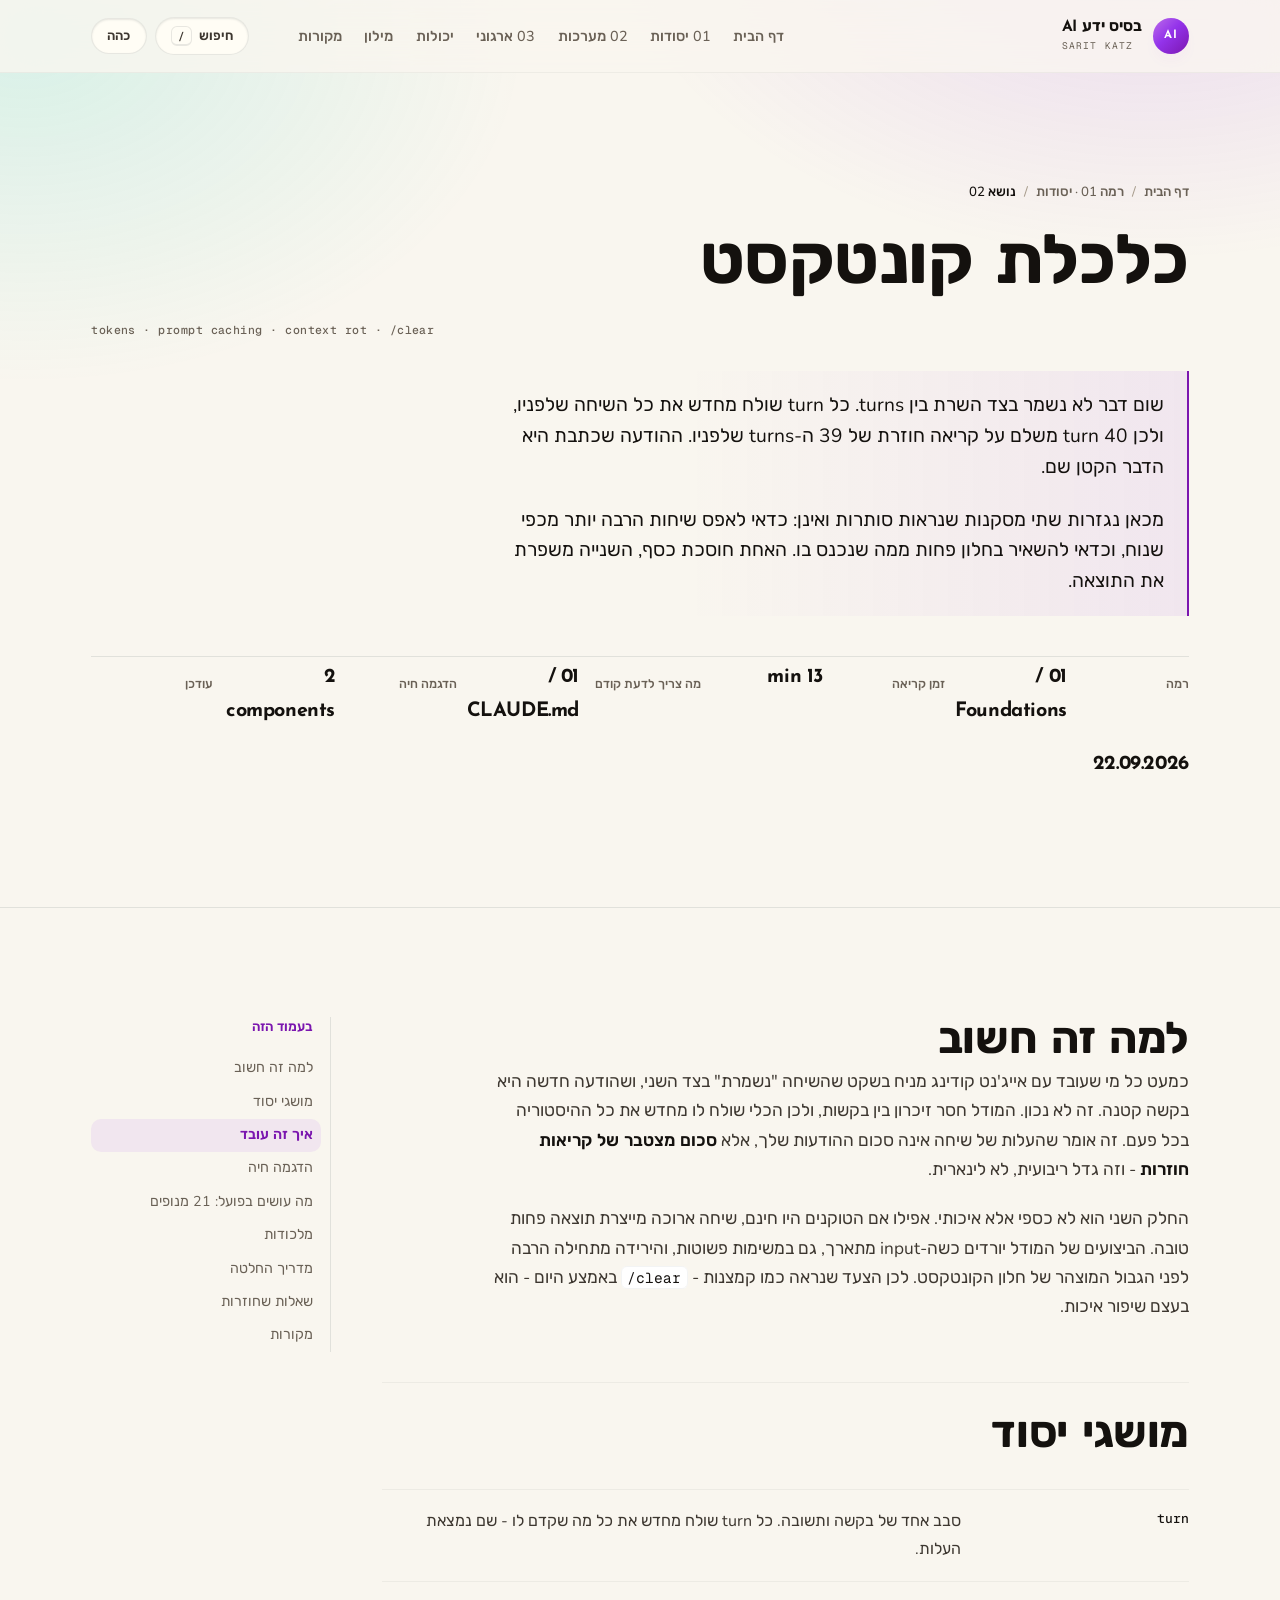
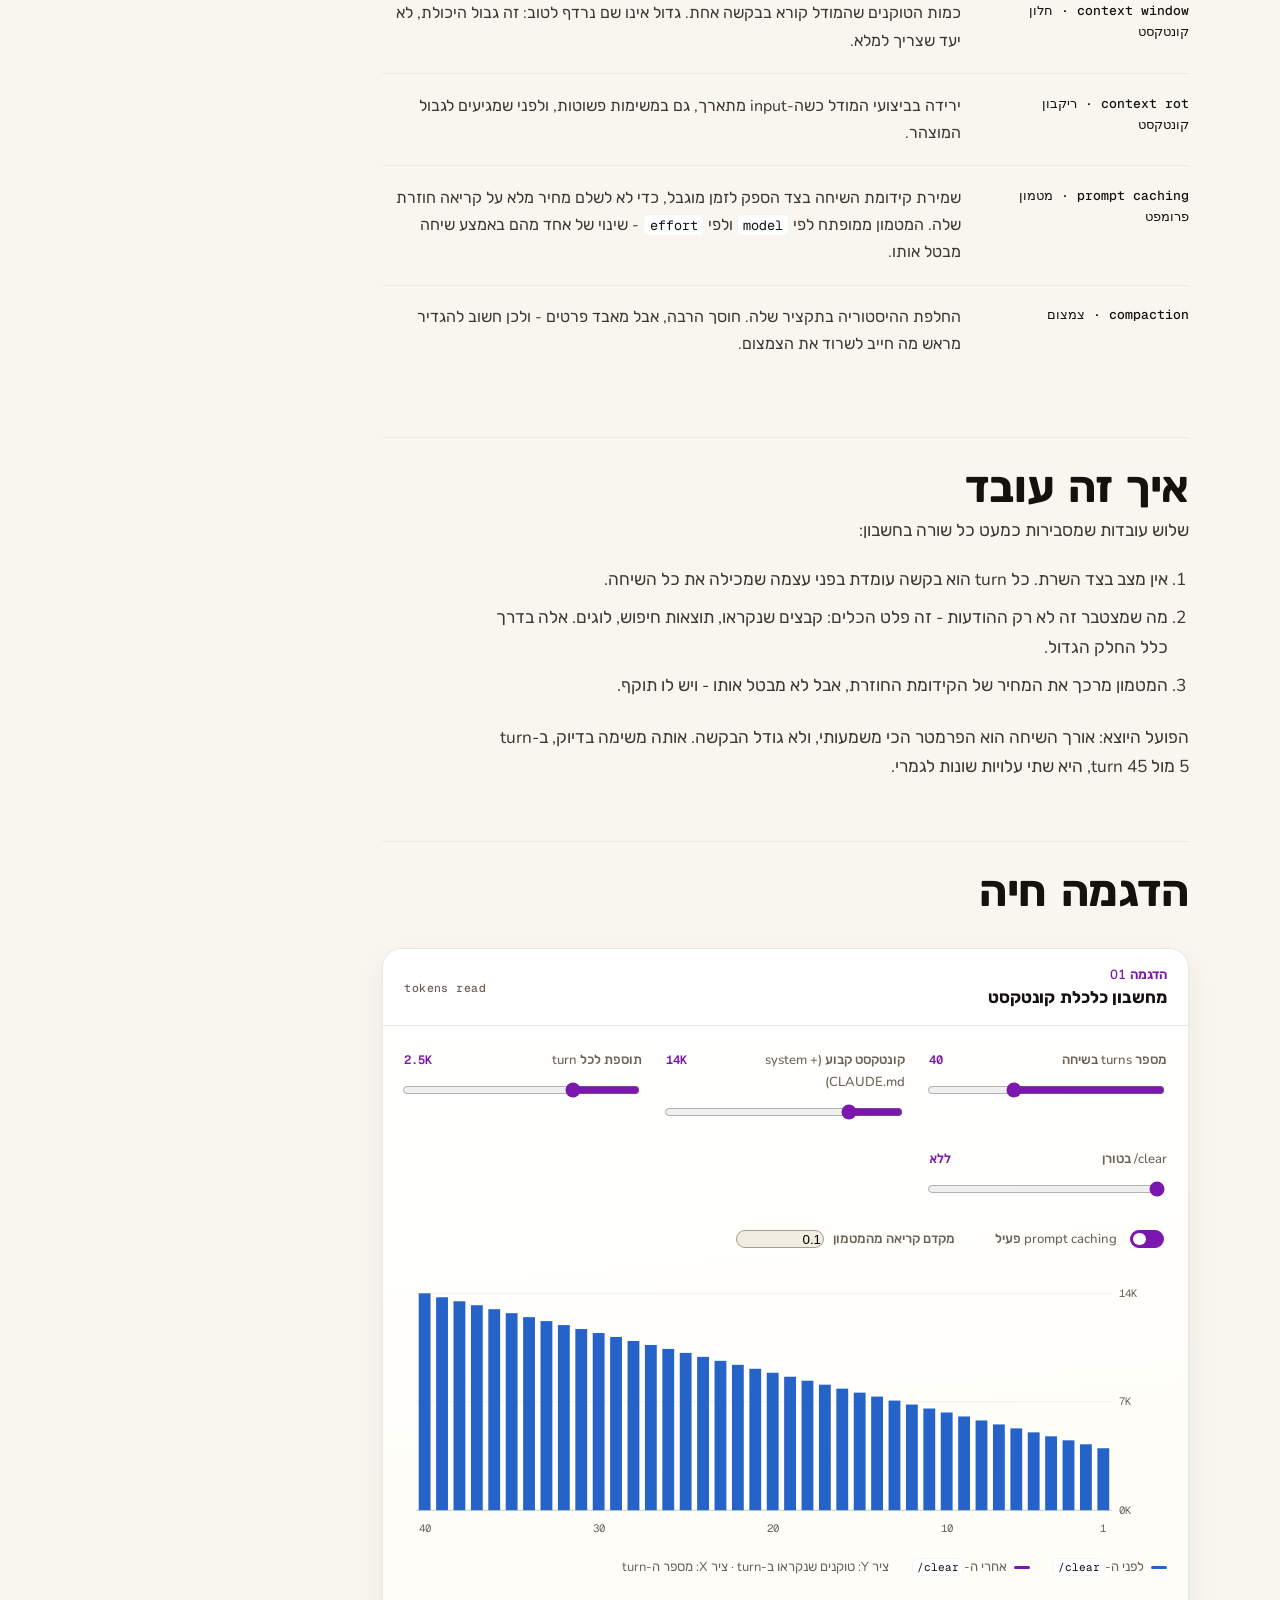
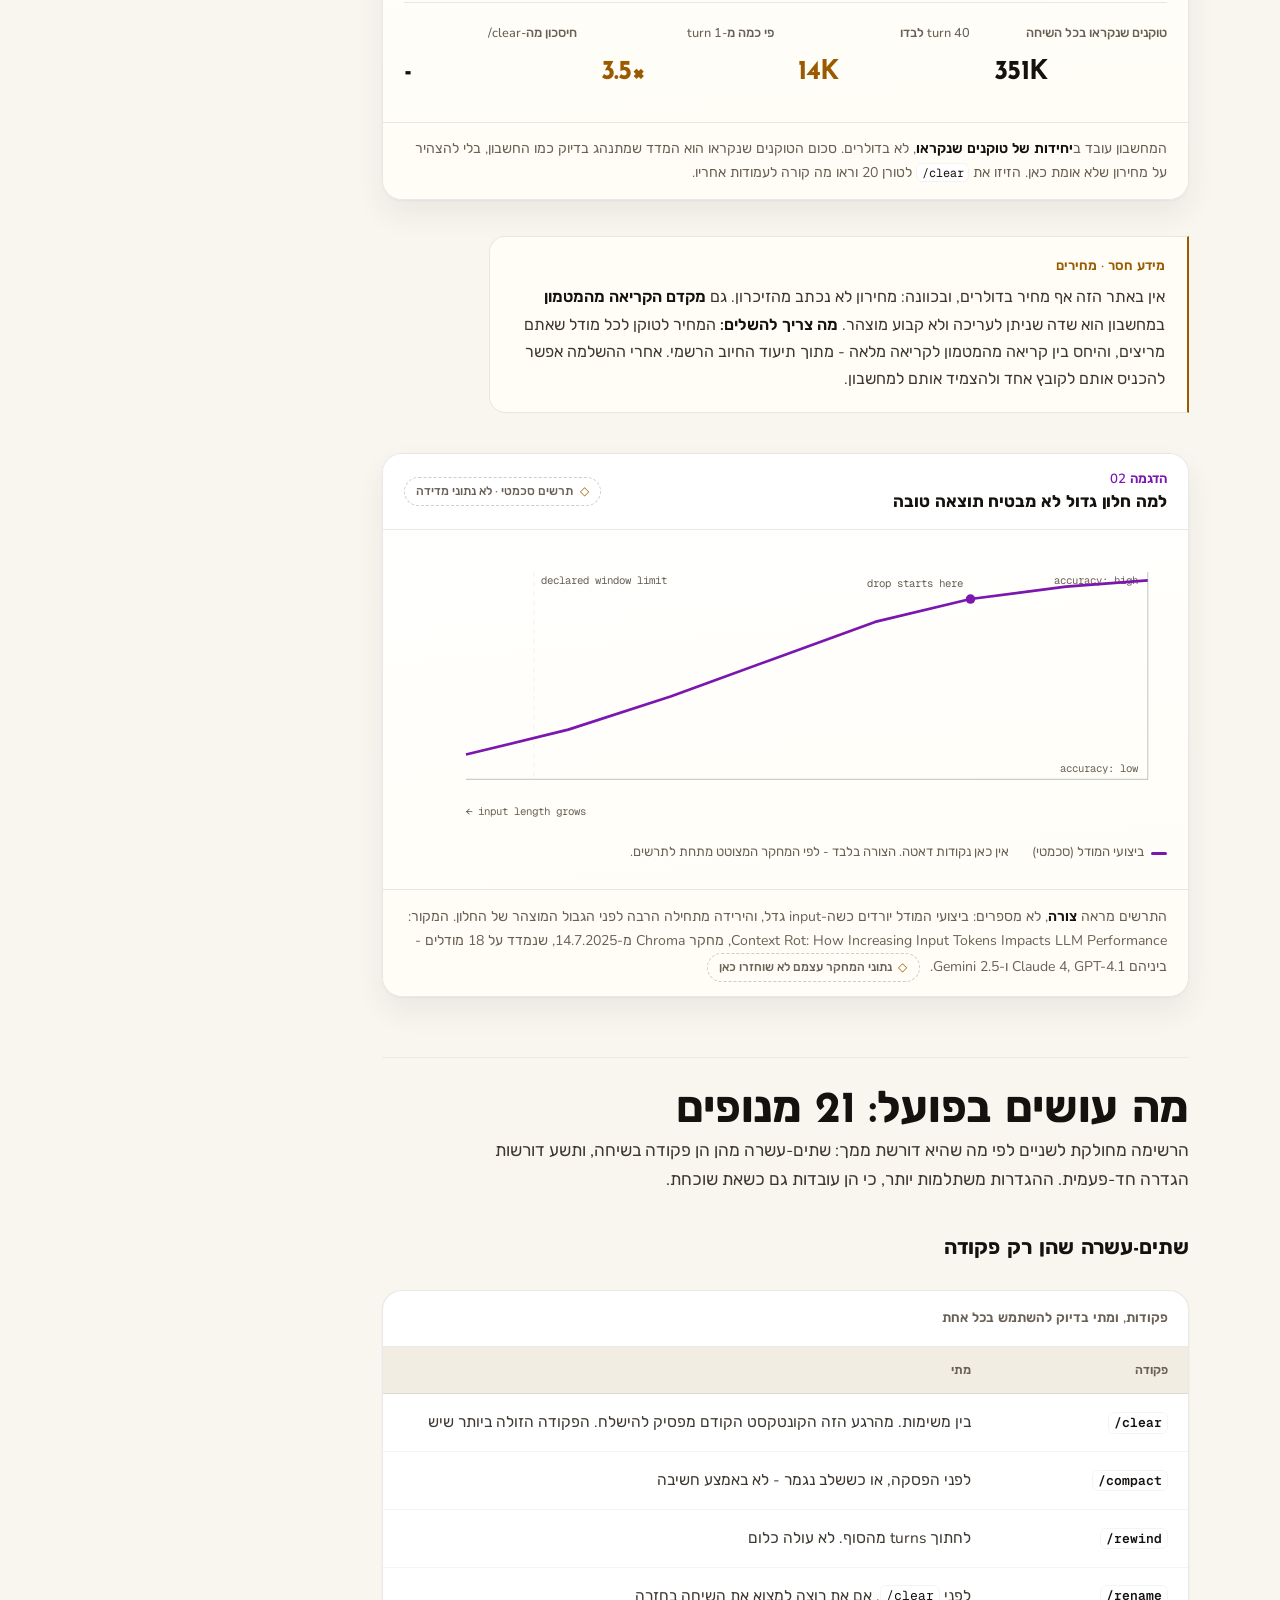
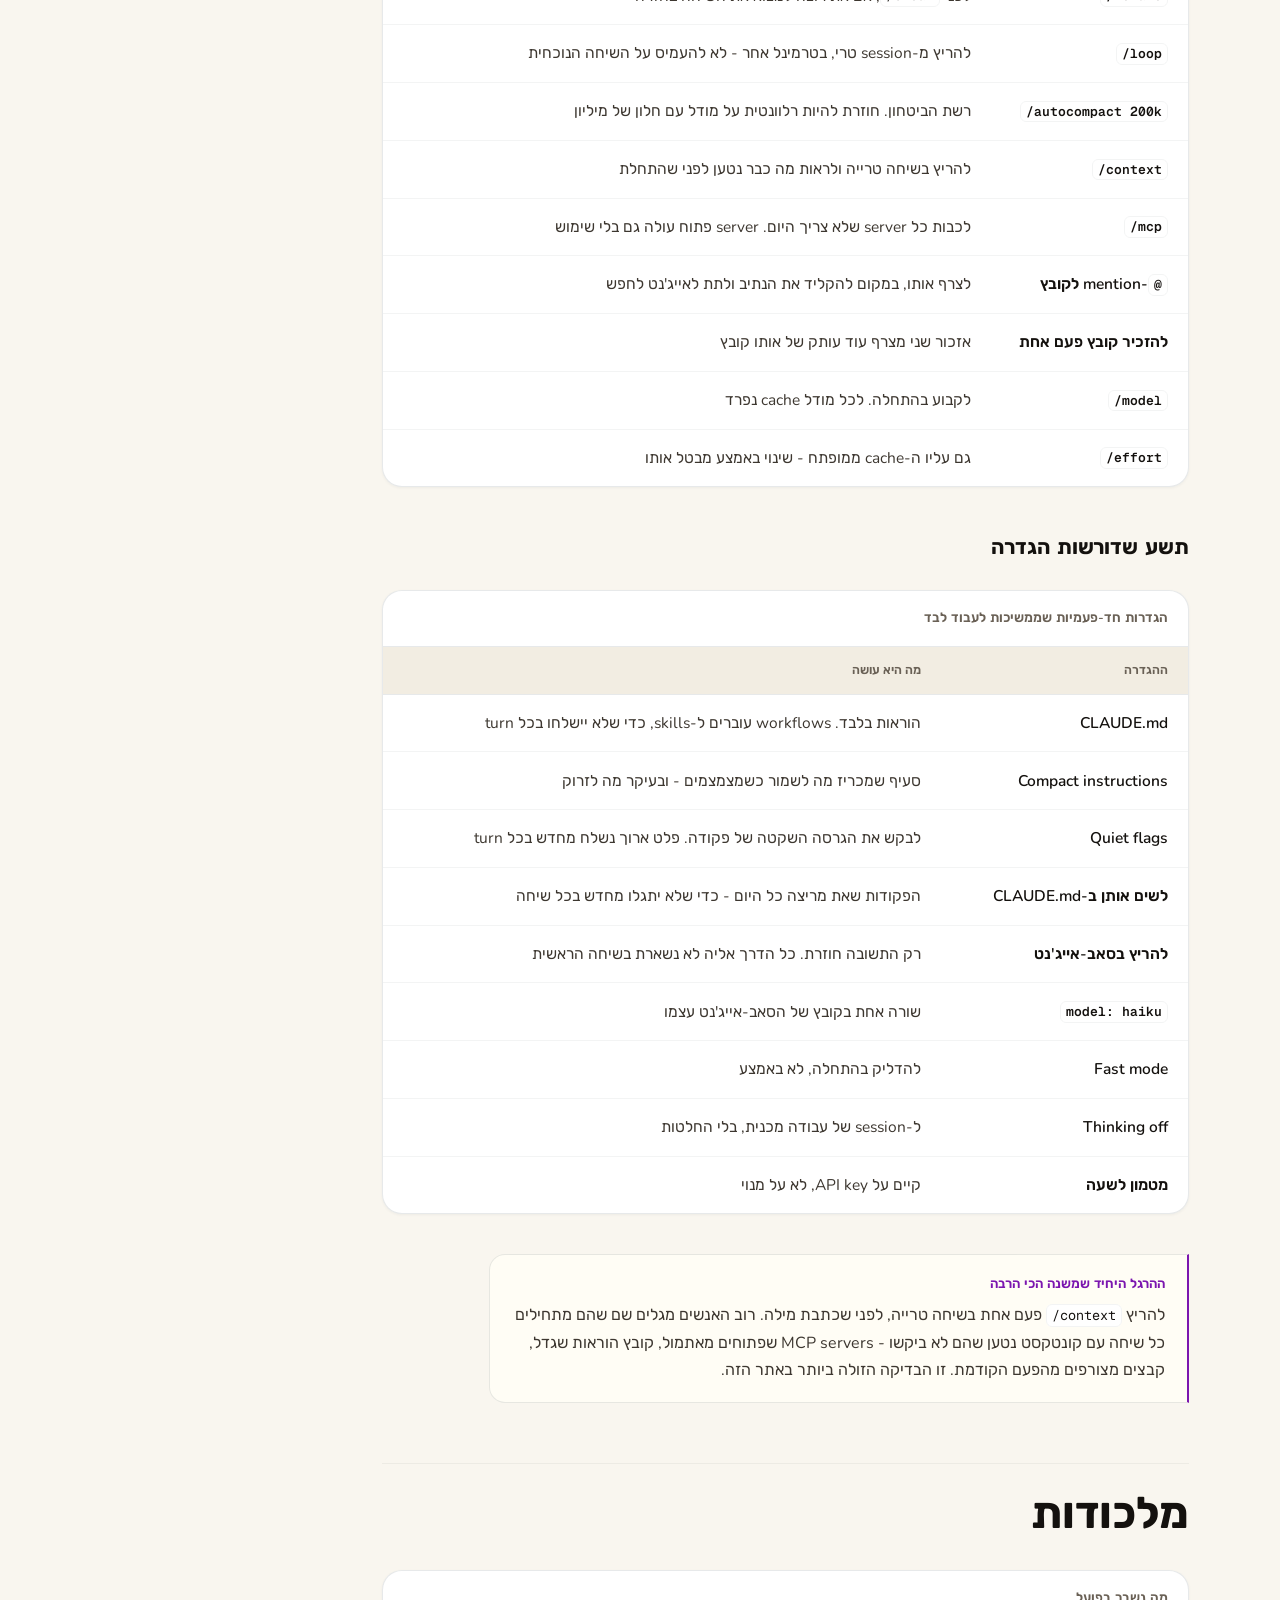
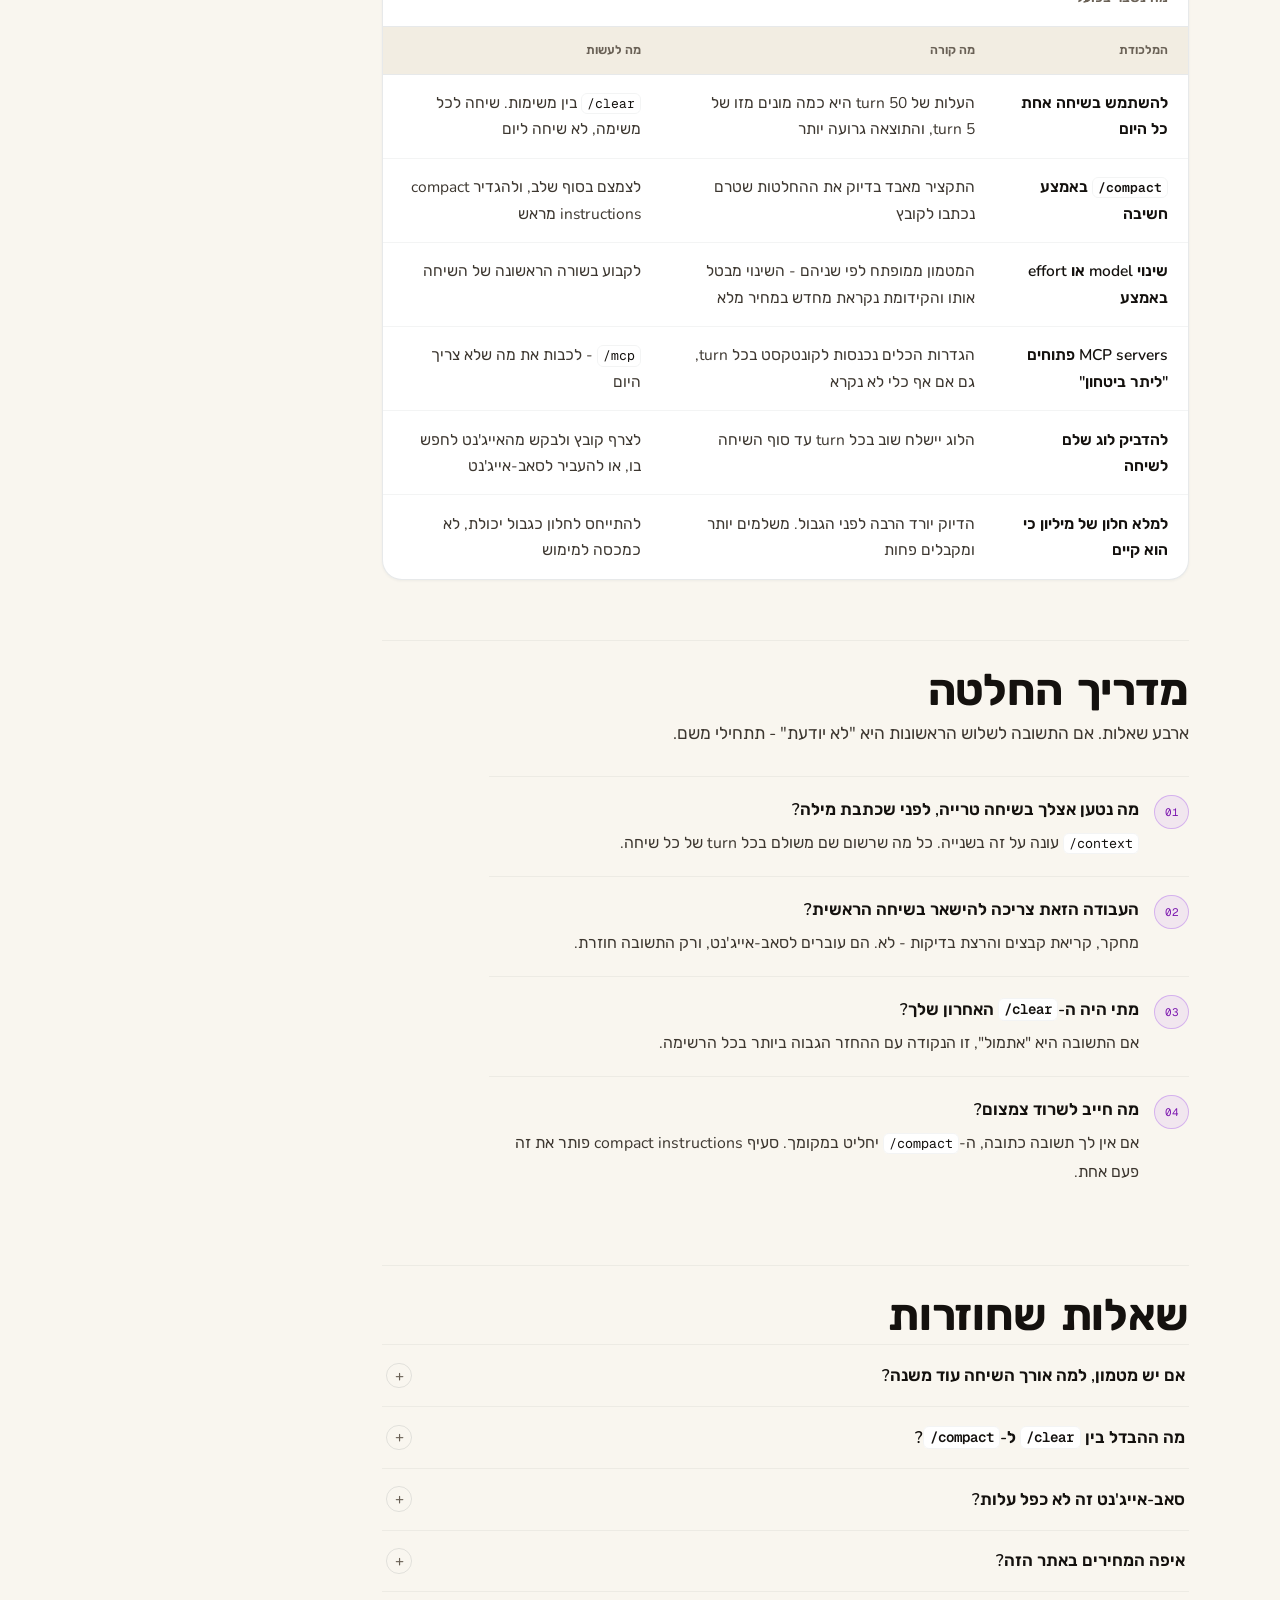
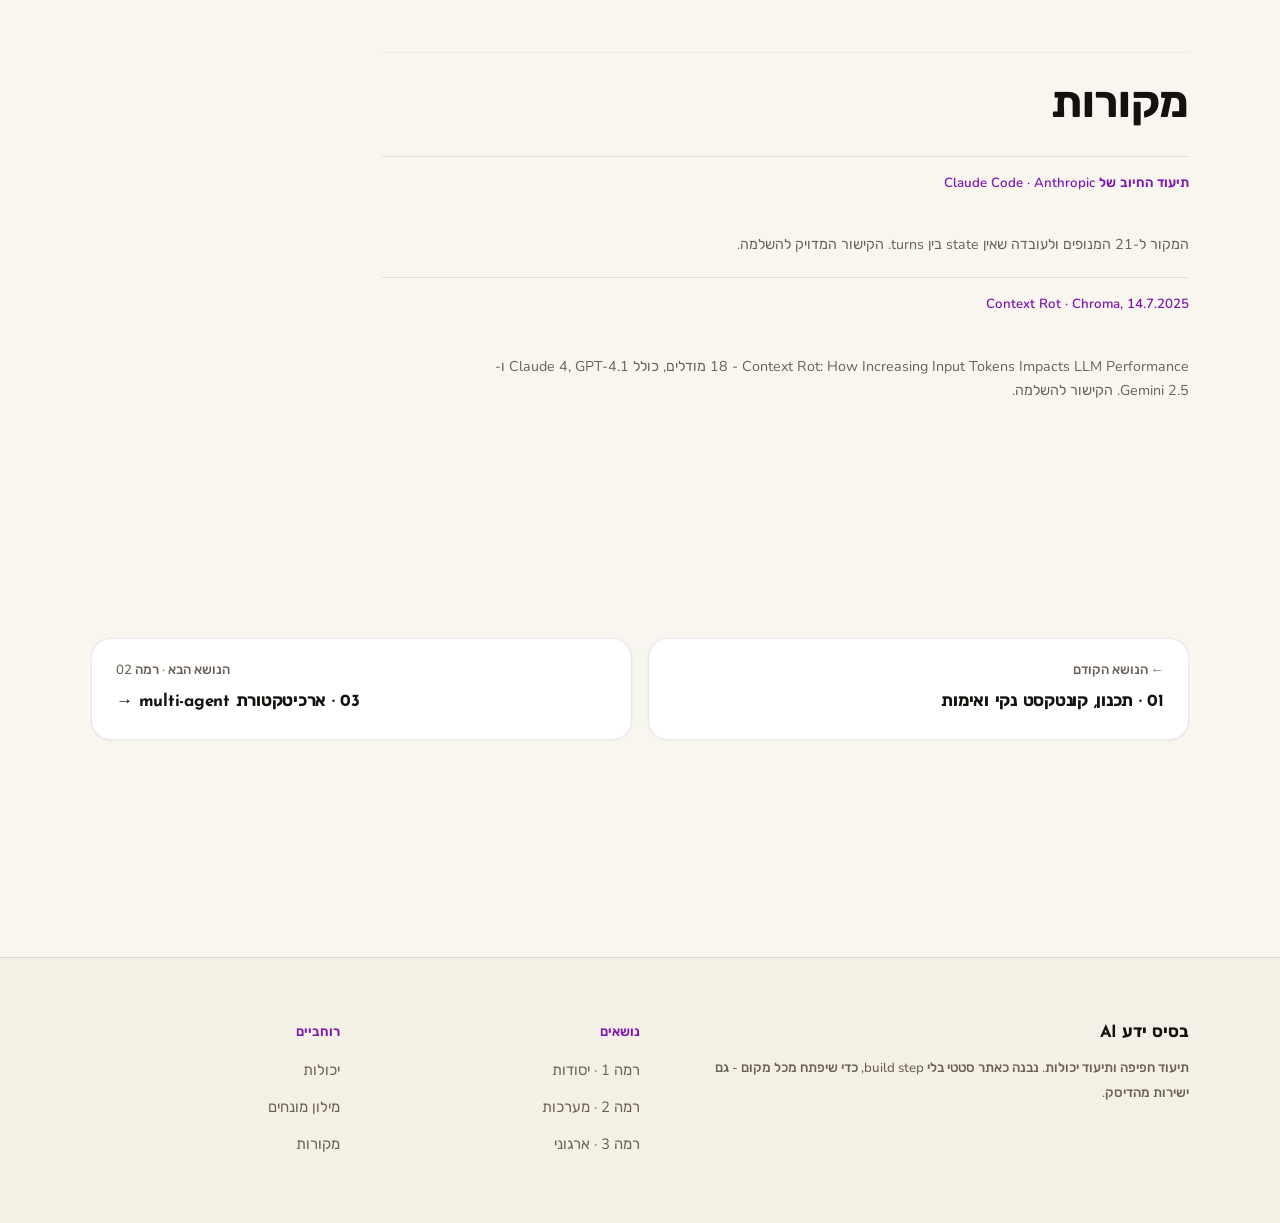
<file: 02-context-economy.html>
<!DOCTYPE html>
<html lang="he" dir="rtl" data-theme="light">
<head>
<meta charset="utf-8">
<meta name="viewport" content="width=device-width, initial-scale=1">
<title>כלכלת קונטקסט - בסיס ידע AI</title>
<meta name="description" content="איך החיוב של Claude Code עובד באמת, 21 מנופים להוזלה, ולמה חלון קונטקסט גדול אינו שם נרדף לתוצאה טובה. כולל מחשבון חי.">
<link rel="preconnect" href="https://fonts.googleapis.com">
<link rel="preconnect" href="https://fonts.gstatic.com" crossorigin>
<link href="https://fonts.googleapis.com/css2?family=Josefin+Sans:wght@300;400;600;700&family=Nunito:wght@300..800&family=Rubik:wght@300..800&family=Geist+Mono:wght@400..600&display=swap" rel="stylesheet">
<link rel="stylesheet" href="assets/styles.css">
<link rel="icon" href="data:,">
<script src="assets/site-data.js"></script>
</head>
<body>
<a class="skip" href="#main">דילוג לתוכן</a>

<header class="site-head">
  <div class="site-head__in">
    <a class="brand" href="index.html">
      <span class="brand__mark" aria-hidden="true">AI</span>
      <span>
        <span class="brand__name">בסיס ידע AI</span>
        <span class="brand__sub">Sarit Katz</span>
      </span>
    </a>
    <nav class="nav" aria-label="ניווט ראשי">
      <a href="index.html">דף הבית</a>
      <a href="01-claude-md.html">01 יסודות</a>
      <a href="03-agent-architecture.html">02 מערכות</a>
      <a href="07-company-brain.html">03 ארגוני</a>
      <a href="capabilities.html">יכולות</a>
      <a href="glossary.html">מילון</a>
      <a href="sources.html">מקורות</a>
    </nav>
    <div class="head-tools">
      <button class="icon-btn" data-search-open aria-label="חיפוש באתר">חיפוש <kbd>/</kbd></button>
      <button class="icon-btn" data-theme-toggle>כהה</button>
      <button class="icon-btn nav-toggle" data-nav-toggle aria-expanded="false" aria-label="תפריט">תפריט</button>
    </div>
  </div>
</header>

<main id="main">

  <section class="section">
    <div class="wrap">
      <nav class="crumbs label label--dim" aria-label="מיקום בעמוד">
        <a href="index.html">דף הבית</a>
        <span aria-hidden="true">/</span>
        <a href="index.html#map">רמה 01 · יסודות</a>
        <span aria-hidden="true">/</span>
        <span aria-current="page">נושא 02</span>
      </nav>
      <h1 style="max-width:18ch">כלכלת קונטקסט</h1>
      <p class="mono mono-dim" dir="ltr" style="margin:1rem 0 0">tokens · prompt caching · context rot · /clear</p>
      <div class="answer" style="margin-top:2rem">
        <p>
          שום דבר לא נשמר בצד השרת בין turns. כל turn שולח מחדש את כל השיחה שלפניו, ולכן turn 40
          משלם על קריאה חוזרת של 39 ה-turns שלפניו. ההודעה שכתבת היא הדבר הקטן שם.
        </p>
        <p>
          מכאן נגזרות שתי מסקנות שנראות סותרות ואינן: כדאי לאפס שיחות הרבה יותר מכפי שנוח,
          וכדאי להשאיר בחלון פחות ממה שנכנס בו. האחת חוסכת כסף, השנייה משפרת את התוצאה.
        </p>
      </div>
      <dl class="facts">
        <dt>רמה</dt><dd>01 / Foundations</dd>
        <dt>זמן קריאה</dt><dd>13 min</dd>
        <dt>מה צריך לדעת קודם</dt><dd>01 / CLAUDE.md</dd>
        <dt>הדגמה חיה</dt><dd>2 components</dd>
        <dt>עודכן</dt><dd>22.09.2026</dd>
      </dl>
    </div>
  </section>

  <section class="section hairline-top">
    <div class="wrap doc">
      <div>

        <h2 id="why">למה זה חשוב</h2>
        <div class="prose">
          <p>
            כמעט כל מי שעובד עם אייג'נט קודינג מניח בשקט שהשיחה "נשמרת" בצד השני, ושהודעה חדשה
            היא בקשה קטנה. זה לא נכון. המודל חסר זיכרון בין בקשות, ולכן הכלי שולח לו מחדש את כל
            ההיסטוריה בכל פעם. זה אומר שהעלות של שיחה אינה סכום ההודעות שלך, אלא <b>סכום מצטבר
            של קריאות חוזרות</b> - וזה גדל ריבועית, לא לינארית.
          </p>
          <p>
            החלק השני הוא לא כספי אלא איכותי. אפילו אם הטוקנים היו חינם, שיחה ארוכה מייצרת תוצאה
            פחות טובה. הביצועים של המודל יורדים כשה-input מתארך, גם במשימות פשוטות, והירידה
            מתחילה הרבה לפני הגבול המוצהר של חלון הקונטקסט. לכן הצעד שנראה כמו קמצנות -
            <code>/clear</code> באמצע היום - הוא בעצם שיפור איכות.
          </p>
        </div>

        <h2 id="terms">מושגי יסוד</h2>
        <dl class="terms">
          <div>
            <dt>turn</dt>
            <dd>סבב אחד של בקשה ותשובה. כל turn שולח מחדש את כל מה שקדם לו - שם נמצאת העלות.</dd>
          </div>
          <div>
            <dt>context window · חלון קונטקסט</dt>
            <dd>
              כמות הטוקנים שהמודל קורא בבקשה אחת. גדול אינו שם נרדף לטוב: זה גבול היכולת,
              לא יעד שצריך למלא.
            </dd>
          </div>
          <div>
            <dt>context rot · ריקבון קונטקסט</dt>
            <dd>
              ירידה בביצועי המודל כשה-input מתארך, גם במשימות פשוטות, ולפני שמגיעים לגבול המוצהר.
            </dd>
          </div>
          <div>
            <dt>prompt caching · מטמון פרומפט</dt>
            <dd>
              שמירת קידומת השיחה בצד הספק לזמן מוגבל, כדי לא לשלם מחיר מלא על קריאה חוזרת שלה.
              המטמון ממופתח לפי <code>model</code> ולפי <code>effort</code> - שינוי של אחד מהם באמצע
              שיחה מבטל אותו.
            </dd>
          </div>
          <div>
            <dt>compaction · צמצום</dt>
            <dd>
              החלפת ההיסטוריה בתקציר שלה. חוסך הרבה, אבל מאבד פרטים - ולכן חשוב להגדיר מראש
              מה חייב לשרוד את הצמצום.
            </dd>
          </div>
        </dl>

        <h2 id="how">איך זה עובד</h2>
        <div class="prose">
          <p>
            שלוש עובדות שמסבירות כמעט כל שורה בחשבון:
          </p>
          <ol>
            <li>אין מצב בצד השרת. כל turn הוא בקשה עומדת בפני עצמה שמכילה את כל השיחה.</li>
            <li>מה שמצטבר זה לא רק ההודעות - זה פלט הכלים: קבצים שנקראו, תוצאות חיפוש, לוגים.
              אלה בדרך כלל החלק הגדול.</li>
            <li>המטמון מרכך את המחיר של הקידומת החוזרת, אבל לא מבטל אותו - ויש לו תוקף.</li>
          </ol>
          <p>
            הפועל היוצא: אורך השיחה הוא הפרמטר הכי משמעותי, ולא גודל הבקשה. אותה משימה בדיוק,
            ב-turn 5 מול turn 45, היא שתי עלויות שונות לגמרי.
          </p>
        </div>

        <h2 id="demo">הדגמה חיה</h2>

        <div class="demo" style="margin-top:1.75rem" id="demo-cost">
          <div class="demo__head">
            <div>
              <span class="label">הדגמה 01</span>
              <h3>מחשבון כלכלת קונטקסט</h3>
            </div>
            <span class="mono mono-dim" dir="ltr">tokens read</span>
          </div>
          <div class="demo__body" data-demo-cost>
            <p class="muted">טוען…</p>
          </div>
          <div class="demo__foot">
            המחשבון עובד ב<b>יחידות של טוקנים שנקראו</b>, לא בדולרים. סכום הטוקנים שנקראו הוא
            המדד שמתנהג בדיוק כמו החשבון, בלי להצהיר על מחירון שלא אומת כאן.
            הזיזו את <code>/clear</code> לטורן 20 וראו מה קורה לעמודות אחריו.
          </div>
        </div>

        <div class="note note--gap" style="margin-top:1.5rem">
          <span class="label">מידע חסר · מחירים</span>
          <p>
            אין באתר הזה אף מחיר בדולרים, ובכוונה: מחירון לא נכתב מהזיכרון. גם
            <b>מקדם הקריאה מהמטמון</b> במחשבון הוא שדה שניתן לעריכה ולא קבוע מוצהר.
            <b>מה צריך להשלים:</b> המחיר לטוקן לכל מודל שאתם מריצים, והיחס בין קריאה מהמטמון
            לקריאה מלאה - מתוך תיעוד החיוב הרשמי. אחרי ההשלמה אפשר להכניס אותם לקובץ אחד
            ולהצמיד אותם למחשבון.
          </p>
        </div>

        <div class="demo" style="margin-top:2.5rem" id="demo-rot">
          <div class="demo__head">
            <div>
              <span class="label">הדגמה 02</span>
              <h3>למה חלון גדול לא מבטיח תוצאה טובה</h3>
            </div>
            <span class="claim">תרשים סכמטי · לא נתוני מדידה</span>
          </div>
          <div class="demo__body" data-demo-rot>
            <p class="muted">טוען…</p>
          </div>
          <div class="demo__foot">
            התרשים מראה <b>צורה</b>, לא מספרים: ביצועי המודל יורדים כשה-input גדל, והירידה מתחילה
            הרבה לפני הגבול המוצהר של החלון. המקור:
            <span class="lat" dir="ltr">Context Rot: How Increasing Input Tokens Impacts LLM Performance</span>,
            מחקר Chroma מ-14.7.2025, שנמדד על 18 מודלים - ביניהם Claude 4, GPT-4.1 ו-Gemini 2.5.
            <span class="claim">נתוני המחקר עצמם לא שוחזרו כאן</span>
          </div>
        </div>

        <h2 id="do">מה עושים בפועל: 21 מנופים</h2>
        <div class="prose">
          <p>
            הרשימה מחולקת לשניים לפי מה שהיא דורשת ממך: שתים-עשרה מהן הן פקודה בשיחה, ותשע
            דורשות הגדרה חד-פעמית. ההגדרות משתלמות יותר, כי הן עובדות גם כשאת שוכחת.
          </p>
        </div>

        <h3 style="margin-top:2.5rem">שתים-עשרה שהן רק פקודה</h3>
        <div class="table-scroll">
          <table class="decide">
            <caption>פקודות, ומתי בדיוק להשתמש בכל אחת</caption>
            <thead>
              <tr><th>פקודה</th><th>מתי</th></tr>
            </thead>
            <tbody>
              <tr><td><code>/clear</code></td><td>בין משימות. מהרגע הזה הקונטקסט הקודם מפסיק להישלח. הפקודה הזולה ביותר שיש</td></tr>
              <tr><td><code>/compact</code></td><td>לפני הפסקה, או כששלב נגמר - לא באמצע חשיבה</td></tr>
              <tr><td><code>/rewind</code></td><td>לחתוך turns מהסוף. לא עולה כלום</td></tr>
              <tr><td><code>/rename</code></td><td>לפני <code>/clear</code>, אם את רוצה למצוא את השיחה בחזרה</td></tr>
              <tr><td><code>/loop</code></td><td>להריץ מ-session טרי, בטרמינל אחר - לא להעמיס על השיחה הנוכחית</td></tr>
              <tr><td><code>/autocompact 200k</code></td><td>רשת הביטחון. חוזרת להיות רלוונטית על מודל עם חלון של מיליון</td></tr>
              <tr><td><code>/context</code></td><td>להריץ בשיחה טרייה ולראות מה כבר נטען לפני שהתחלת</td></tr>
              <tr><td><code>/mcp</code></td><td>לכבות כל server שלא צריך היום. server פתוח עולה גם בלי שימוש</td></tr>
              <tr><td><code>@</code>-mention לקובץ</td><td>לצרף אותו, במקום להקליד את הנתיב ולתת לאייג'נט לחפש</td></tr>
              <tr><td>להזכיר קובץ פעם אחת</td><td>אזכור שני מצרף עוד עותק של אותו קובץ</td></tr>
              <tr><td><code>/model</code></td><td>לקבוע בהתחלה. לכל מודל cache נפרד</td></tr>
              <tr><td><code>/effort</code></td><td>גם עליו ה-cache ממופתח - שינוי באמצע מבטל אותו</td></tr>
            </tbody>
          </table>
        </div>

        <h3 style="margin-top:3rem">תשע שדורשות הגדרה</h3>
        <div class="table-scroll">
          <table class="decide">
            <caption>הגדרות חד-פעמיות שממשיכות לעבוד לבד</caption>
            <thead>
              <tr><th>ההגדרה</th><th>מה היא עושה</th></tr>
            </thead>
            <tbody>
              <tr><td>CLAUDE.md</td><td>הוראות בלבד. workflows עוברים ל-skills, כדי שלא יישלחו בכל turn</td></tr>
              <tr><td>Compact instructions</td><td>סעיף שמכריז מה לשמור כשמצמצמים - ובעיקר מה לזרוק</td></tr>
              <tr><td>Quiet flags</td><td>לבקש את הגרסה השקטה של פקודה. פלט ארוך נשלח מחדש בכל turn</td></tr>
              <tr><td>לשים אותן ב-CLAUDE.md</td><td>הפקודות שאת מריצה כל היום - כדי שלא יתגלו מחדש בכל שיחה</td></tr>
              <tr><td>להריץ בסאב-אייג'נט</td><td>רק התשובה חוזרת. כל הדרך אליה לא נשארת בשיחה הראשית</td></tr>
              <tr><td><code>model: haiku</code></td><td>שורה אחת בקובץ של הסאב-אייג'נט עצמו</td></tr>
              <tr><td>Fast mode</td><td>להדליק בהתחלה, לא באמצע</td></tr>
              <tr><td>Thinking off</td><td>ל-session של עבודה מכנית, בלי החלטות</td></tr>
              <tr><td>מטמון לשעה</td><td>קיים על API key, לא על מנוי</td></tr>
            </tbody>
          </table>
        </div>

        <div class="note" style="margin-top:2.5rem">
          <span class="label">ההרגל היחיד שמשנה הכי הרבה</span>
          <p>
            להריץ <code>/context</code> פעם אחת בשיחה טרייה, לפני שכתבת מילה. רוב האנשים מגלים
            שם שהם מתחילים כל שיחה עם קונטקסט נטען שהם לא ביקשו - MCP servers שפתוחים מאתמול,
            קובץ הוראות שגדל, קבצים מצורפים מהפעם הקודמת. זו הבדיקה הזולה ביותר באתר הזה.
          </p>
        </div>

        <h2 id="traps">מלכודות</h2>
        <div class="table-scroll">
          <table class="decide">
            <caption>מה נשבר בפועל</caption>
            <thead>
              <tr><th>המלכודת</th><th>מה קורה</th><th>מה לעשות</th></tr>
            </thead>
            <tbody>
              <tr>
                <td>להשתמש בשיחה אחת כל היום</td>
                <td>העלות של turn 50 היא כמה מונים מזו של turn 5, והתוצאה גרועה יותר</td>
                <td><code>/clear</code> בין משימות. שיחה לכל משימה, לא שיחה ליום</td>
              </tr>
              <tr>
                <td><code>/compact</code> באמצע חשיבה</td>
                <td>התקציר מאבד בדיוק את ההחלטות שטרם נכתבו לקובץ</td>
                <td>לצמצם בסוף שלב, ולהגדיר compact instructions מראש</td>
              </tr>
              <tr>
                <td>שינוי model או effort באמצע</td>
                <td>המטמון ממופתח לפי שניהם - השינוי מבטל אותו והקידומת נקראת מחדש במחיר מלא</td>
                <td>לקבוע בשורה הראשונה של השיחה</td>
              </tr>
              <tr>
                <td>MCP servers פתוחים "ליתר ביטחון"</td>
                <td>הגדרות הכלים נכנסות לקונטקסט בכל turn, גם אם אף כלי לא נקרא</td>
                <td><code>/mcp</code> - לכבות את מה שלא צריך היום</td>
              </tr>
              <tr>
                <td>להדביק לוג שלם לשיחה</td>
                <td>הלוג יישלח שוב בכל turn עד סוף השיחה</td>
                <td>לצרף קובץ ולבקש מהאייג'נט לחפש בו, או להעביר לסאב-אייג'נט</td>
              </tr>
              <tr>
                <td>למלא חלון של מיליון כי הוא קיים</td>
                <td>הדיוק יורד הרבה לפני הגבול. משלמים יותר ומקבלים פחות</td>
                <td>להתייחס לחלון כגבול יכולת, לא כמכסה למימוש</td>
              </tr>
            </tbody>
          </table>
        </div>

        <h2 id="decide">מדריך החלטה</h2>
        <div class="prose">
          <p>ארבע שאלות. אם התשובה לשלוש הראשונות היא "לא יודעת" - תתחילי משם.</p>
        </div>
        <ol class="check">
          <li>
            <b>מה נטען אצלך בשיחה טרייה, לפני שכתבת מילה?</b>
            <span><code>/context</code> עונה על זה בשנייה. כל מה שרשום שם משולם בכל turn של כל שיחה.</span>
          </li>
          <li>
            <b>העבודה הזאת צריכה להישאר בשיחה הראשית?</b>
            <span>מחקר, קריאת קבצים והרצת בדיקות - לא. הם עוברים לסאב-אייג'נט, ורק התשובה חוזרת.</span>
          </li>
          <li>
            <b>מתי היה ה-<code>/clear</code> האחרון שלך?</b>
            <span>אם התשובה היא "אתמול", זו הנקודה עם ההחזר הגבוה ביותר בכל הרשימה.</span>
          </li>
          <li>
            <b>מה חייב לשרוד צמצום?</b>
            <span>אם אין לך תשובה כתובה, ה-<code>/compact</code> יחליט במקומך. סעיף compact instructions פותר את זה פעם אחת.</span>
          </li>
        </ol>

        <h2 id="faq">שאלות שחוזרות</h2>
        <div>
          <div class="faq-item">
            <button class="faq-q" type="button" aria-expanded="false">
              <span>אם יש מטמון, למה אורך השיחה עוד משנה?</span>
              <span class="faq-x" aria-hidden="true">+</span>
            </button>
            <div class="faq-a"><div class="faq-a-inner"><div>
              המטמון מוזיל את הקריאה החוזרת של הקידומת, הוא לא מבטל אותה. הקידומת גם ממשיכה לגדול,
              וגם יש לתוקף שלה גבול. ומעל הכל: המטמון לא פותר את הצד האיכותי - קונטקסט ארוך שנקרא
              מהמטמון עדיין קונטקסט ארוך, והדיוק עדיין יורד.
            </div></div></div>
          </div>
          <div class="faq-item">
            <button class="faq-q" type="button" aria-expanded="false">
              <span>מה ההבדל בין <code>/clear</code> ל-<code>/compact</code>?</span>
              <span class="faq-x" aria-hidden="true">+</span>
            </button>
            <div class="faq-a"><div class="faq-a-inner"><div>
              <code>/clear</code> מוחק - מה שהיה מפסיק להישלח לגמרי. <code>/compact</code> מחליף את
              ההיסטוריה בתקציר שלה, כלומר משהו נשאר. הכלל המעשי: אם את עוברת למשימה אחרת -
              <code>/clear</code>. אם את באמצע אותה משימה ארוכה וצריכה להמשיך - <code>/compact</code>.
            </div></div></div>
          </div>
          <div class="faq-item">
            <button class="faq-q" type="button" aria-expanded="false">
              <span>סאב-אייג'נט זה לא כפל עלות?</span>
              <span class="faq-x" aria-hidden="true">+</span>
            </button>
            <div class="faq-a"><div class="faq-a-inner"><div>
              יש לו עלות משלו, אבל היא חד-פעמית. מה שהוא מונע הוא הישנות: בלי סאב-אייג'נט,
              כל פלט החיפוש נכנס לשיחה הראשית ונשלח מחדש בכל turn עד הסוף. הוסיפי לזה
              <code>model: haiku</code> בקובץ שלו, וההפרש גדל.
            </div></div></div>
          </div>
          <div class="faq-item">
            <button class="faq-q" type="button" aria-expanded="false">
              <span>איפה המחירים באתר הזה?</span>
              <span class="faq-x" aria-hidden="true">+</span>
            </button>
            <div class="faq-a"><div class="faq-a-inner"><div>
              אין. המחשבון עובד ביחידות של טוקנים שנקראו, כי מחירון שנכתב מהזיכרון מסוכן יותר
              מהיעדר מחירון: הוא נראה מדויק. כשהמחירים העדכניים יושלמו מתיעוד החיוב הרשמי,
              אפשר להכניס אותם לקובץ אחד ולהצמיד אותם למחשבון - זה שינוי של כמה שורות.
            </div></div></div>
          </div>
        </div>

        <h2 id="sources">מקורות</h2>
        <ul class="stack" style="list-style:none;padding:0;margin-top:1.5rem">
          <li class="hairline-top" style="padding-top:1rem">
            <p class="label">תיעוד החיוב של Claude Code · Anthropic</p>
            <p class="source-note">המקור ל-21 המנופים ולעובדה שאין state בין turns. הקישור המדויק להשלמה.</p>
          </li>
          <li class="hairline-top" style="padding-top:1rem">
            <p class="label">Context Rot · Chroma, 14.7.2025</p>
            <p class="source-note">
              <span class="lat" dir="ltr">Context Rot: How Increasing Input Tokens Impacts LLM Performance</span>
              - 18 מודלים, כולל Claude 4, GPT-4.1 ו-Gemini 2.5. הקישור להשלמה.
            </p>
          </li>
        </ul>

      </div>

      <aside class="toc" data-toc aria-label="תוכן העמוד">
        <span class="label">בעמוד הזה</span>
      </aside>
    </div>
  </section>

  <section class="section" style="padding-top:0">
    <div class="wrap">
      <nav class="pager" aria-label="ניווט בין נושאים">
        <a href="01-claude-md.html">
          <span class="label label--dim">← הנושא הקודם</span>
          <strong>01 · תכנון, קונטקסט נקי ואימות</strong>
        </a>
        <a href="03-agent-architecture.html">
          <span class="label label--dim">הנושא הבא · רמה 02</span>
          <strong>03 · ארכיטקטורת multi-agent →</strong>
        </a>
      </nav>
    </div>
  </section>
</main>

<footer class="site-foot">
  <div class="wrap foot-grid">
    <div>
      <h3>בסיס ידע AI</h3>
      <p class="label label--dim" style="line-height:1.85">
        תיעוד חפיפה ותיעוד יכולות. נבנה כאתר סטטי בלי build step,
        כדי שיפתח מכל מקום - גם ישירות מהדיסק.
      </p>
    </div>
    <div>
      <p class="label">נושאים</p>
      <ul>
        <li><a href="01-claude-md.html">רמה 1 · יסודות</a></li>
        <li><a href="03-agent-architecture.html">רמה 2 · מערכות</a></li>
        <li><a href="07-company-brain.html">רמה 3 · ארגוני</a></li>
      </ul>
    </div>
    <div>
      <p class="label">רוחביים</p>
      <ul>
        <li><a href="capabilities.html">יכולות</a></li>
        <li><a href="glossary.html">מילון מונחים</a></li>
        <li><a href="sources.html">מקורות</a></li>
      </ul>
    </div>
  </div>
</footer>

<div class="search" data-search role="dialog" aria-modal="true" aria-label="חיפוש באתר">
  <div class="search__veil"></div>
  <div class="search__panel">
    <input class="search__input" id="site-search" name="q" type="search" placeholder="חיפוש בכל האתר, במילון ובארגז הכלים…" aria-label="שדה חיפוש">
    <div class="search__results"></div>
    <div class="search__foot">
      <span class="label label--dim"><kbd>↑</kbd> <kbd>↓</kbd> מעבר</span>
      <span class="label label--dim"><kbd>Enter</kbd> פתיחה</span>
      <span class="label label--dim"><kbd>Esc</kbd> סגירה</span>
    </div>
  </div>
</div>

<script src="assets/search-index.js"></script>
<script src="assets/app.js"></script>
<script src="assets/demos.js"></script>
</body>
</html>
</file>
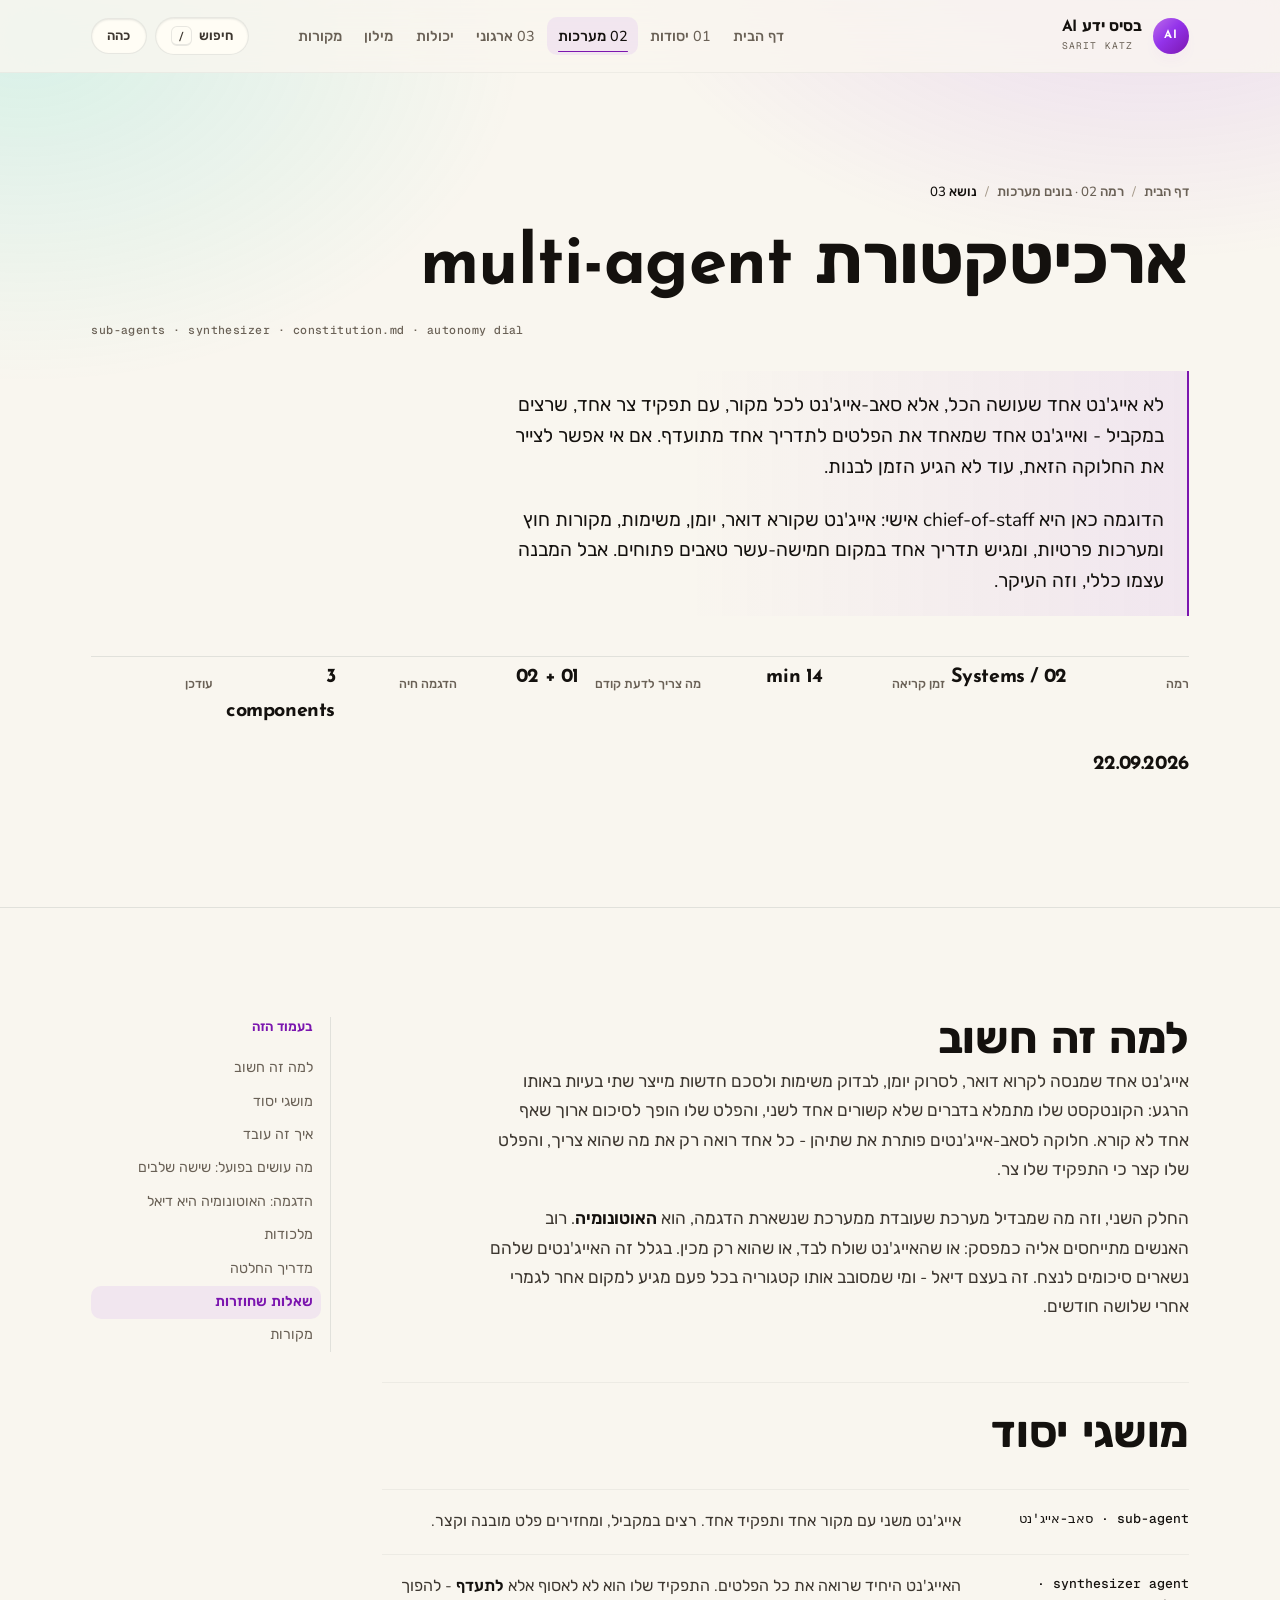
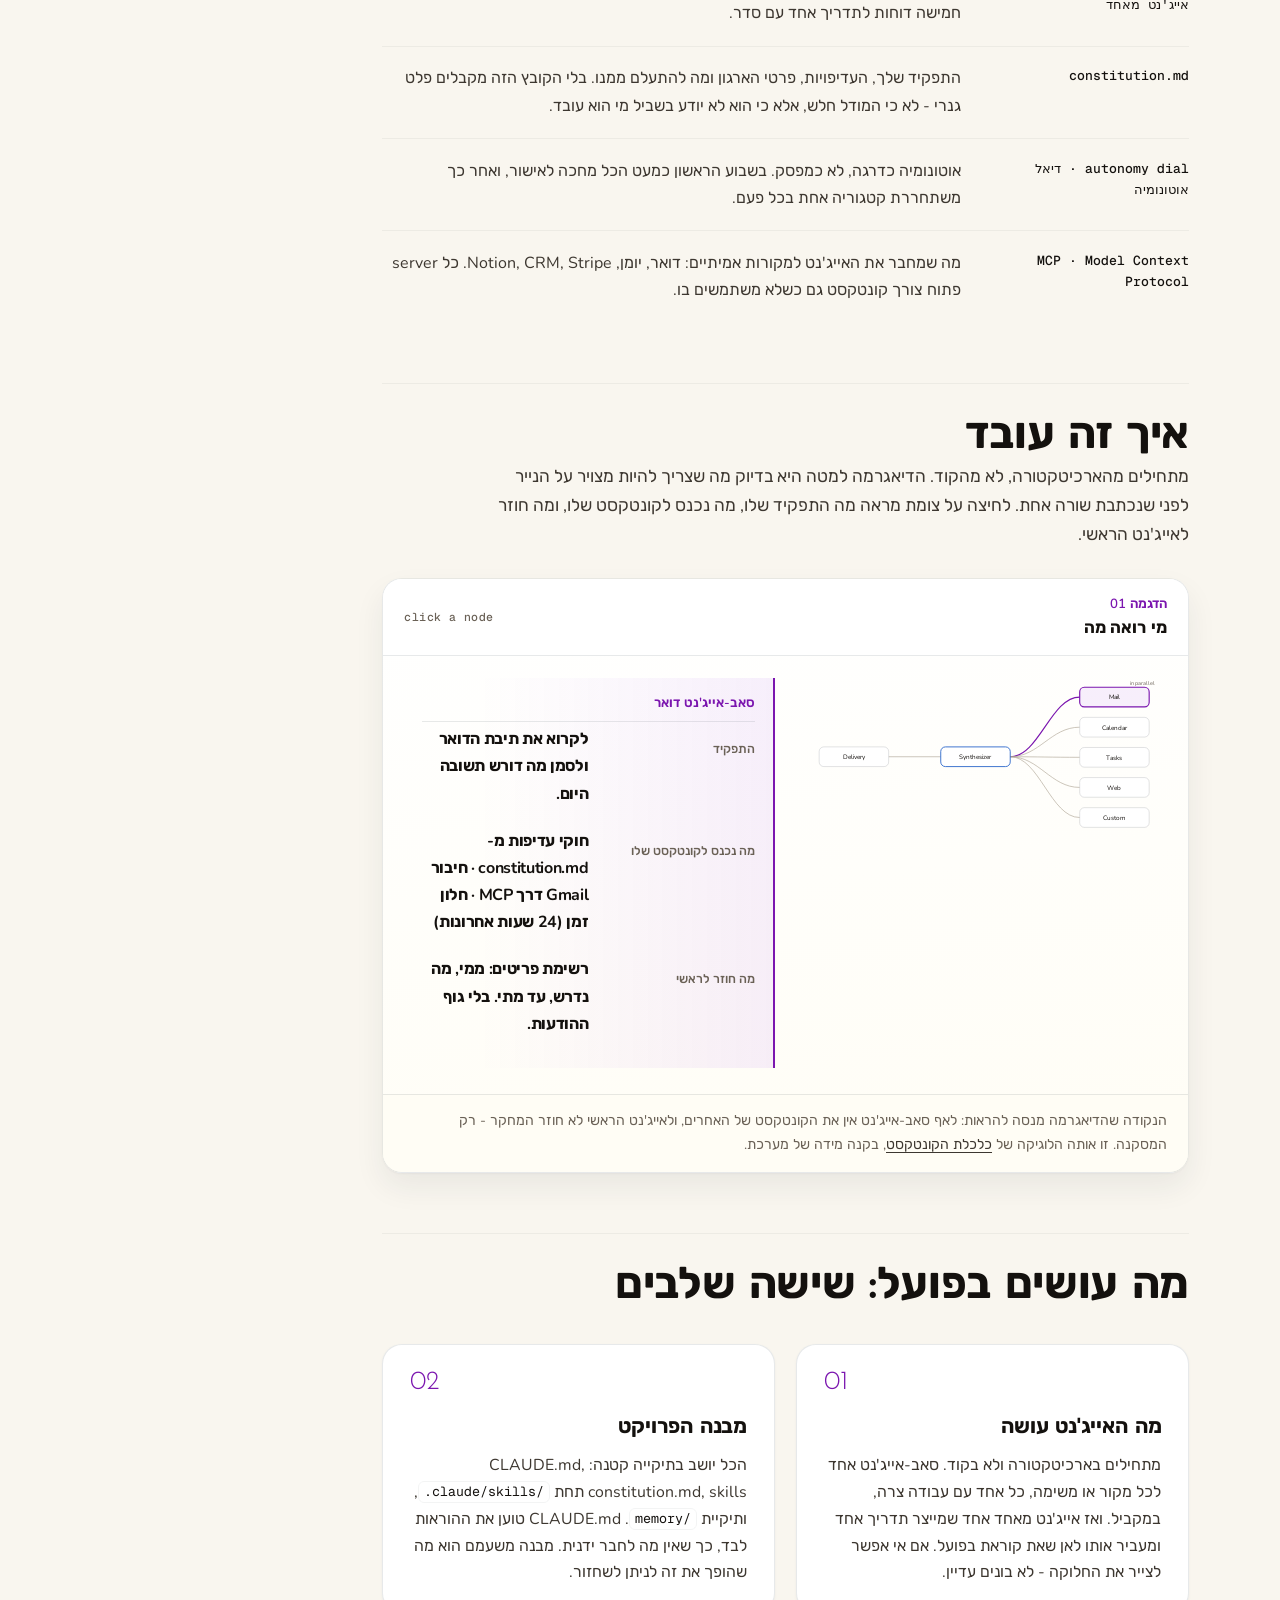
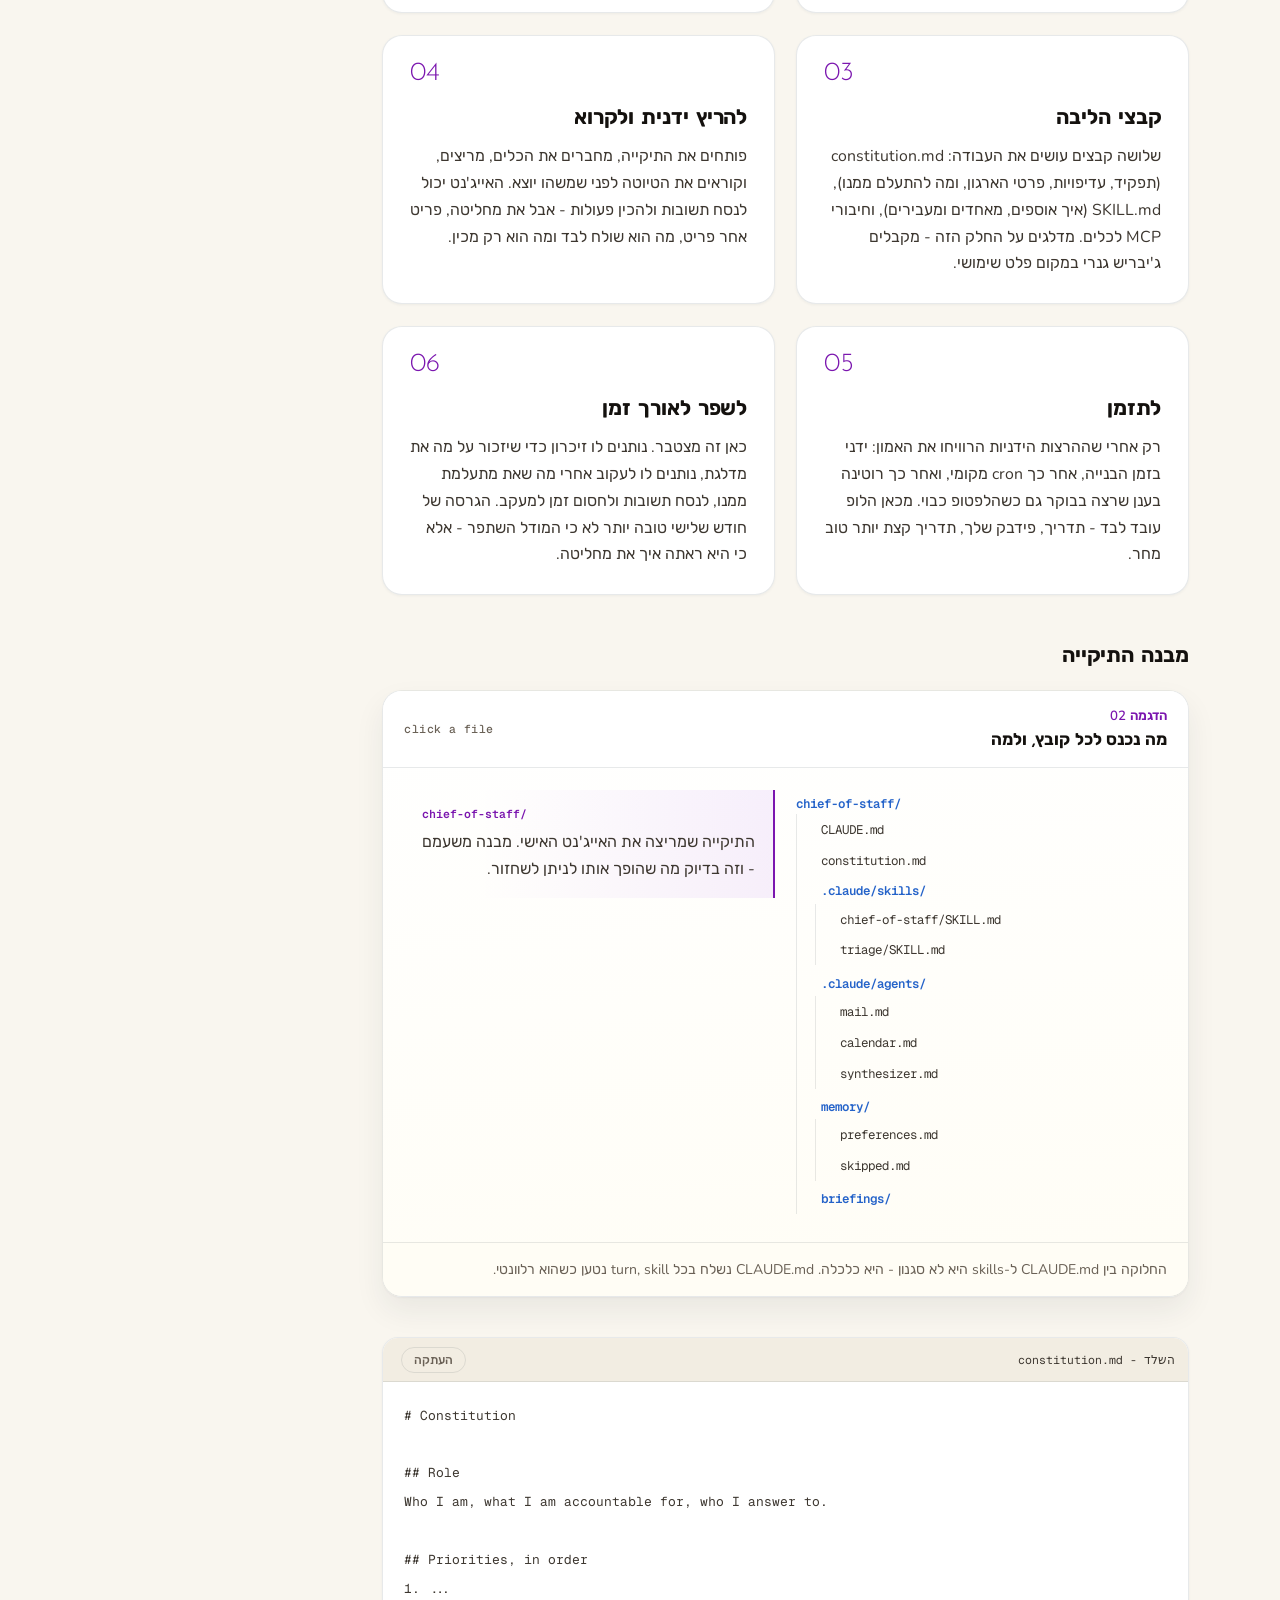
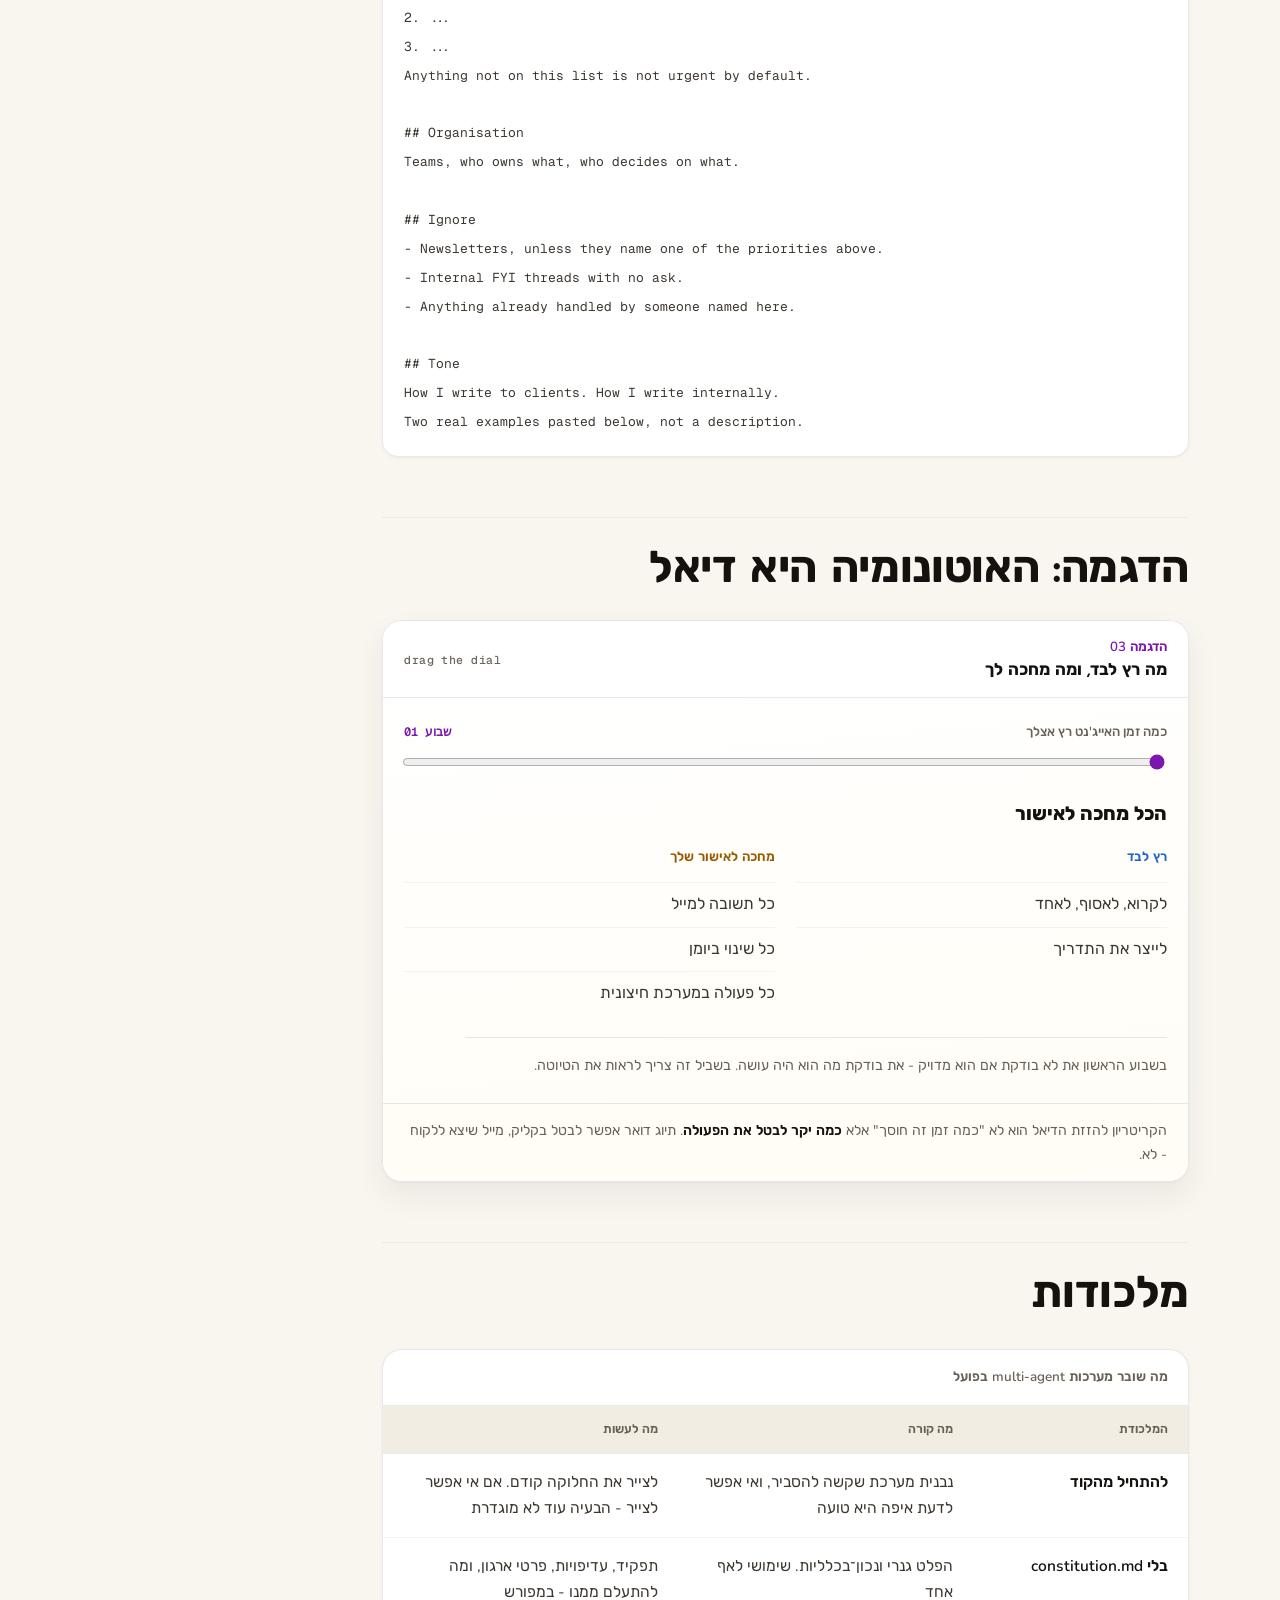
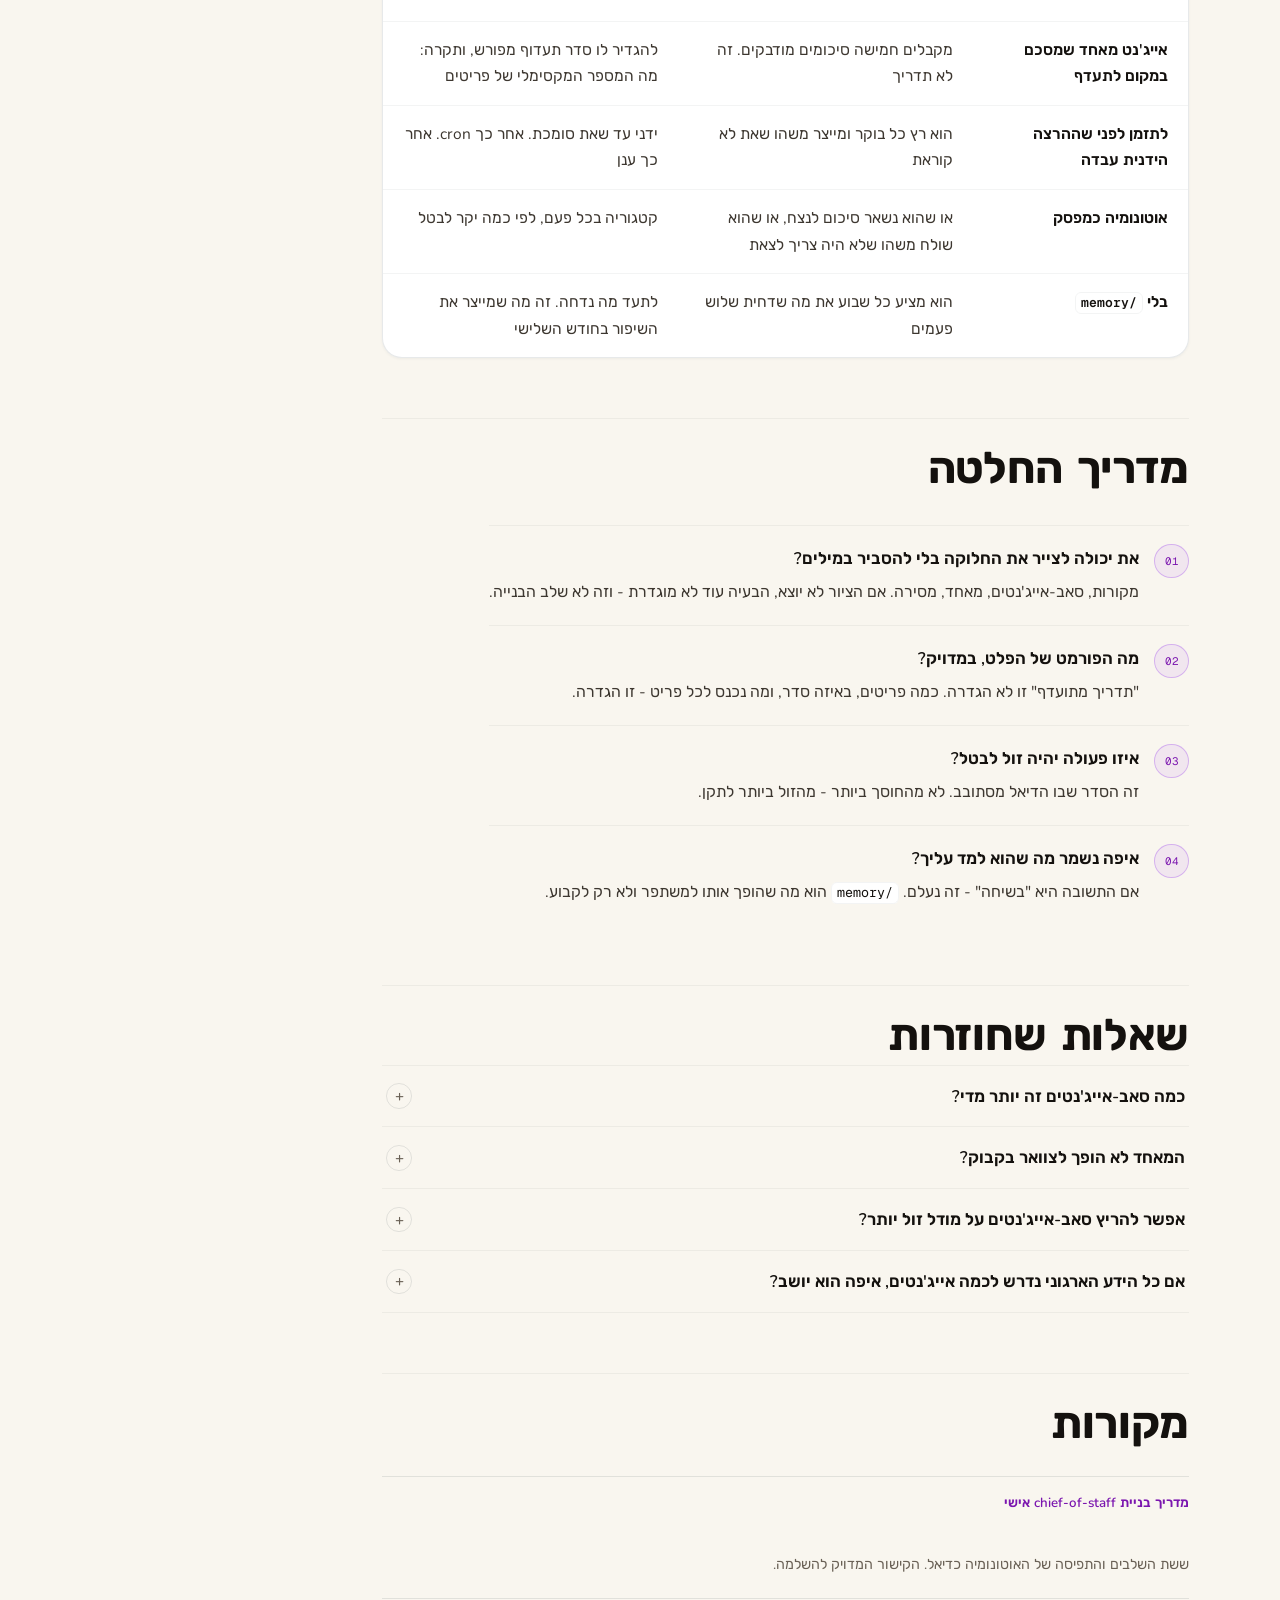
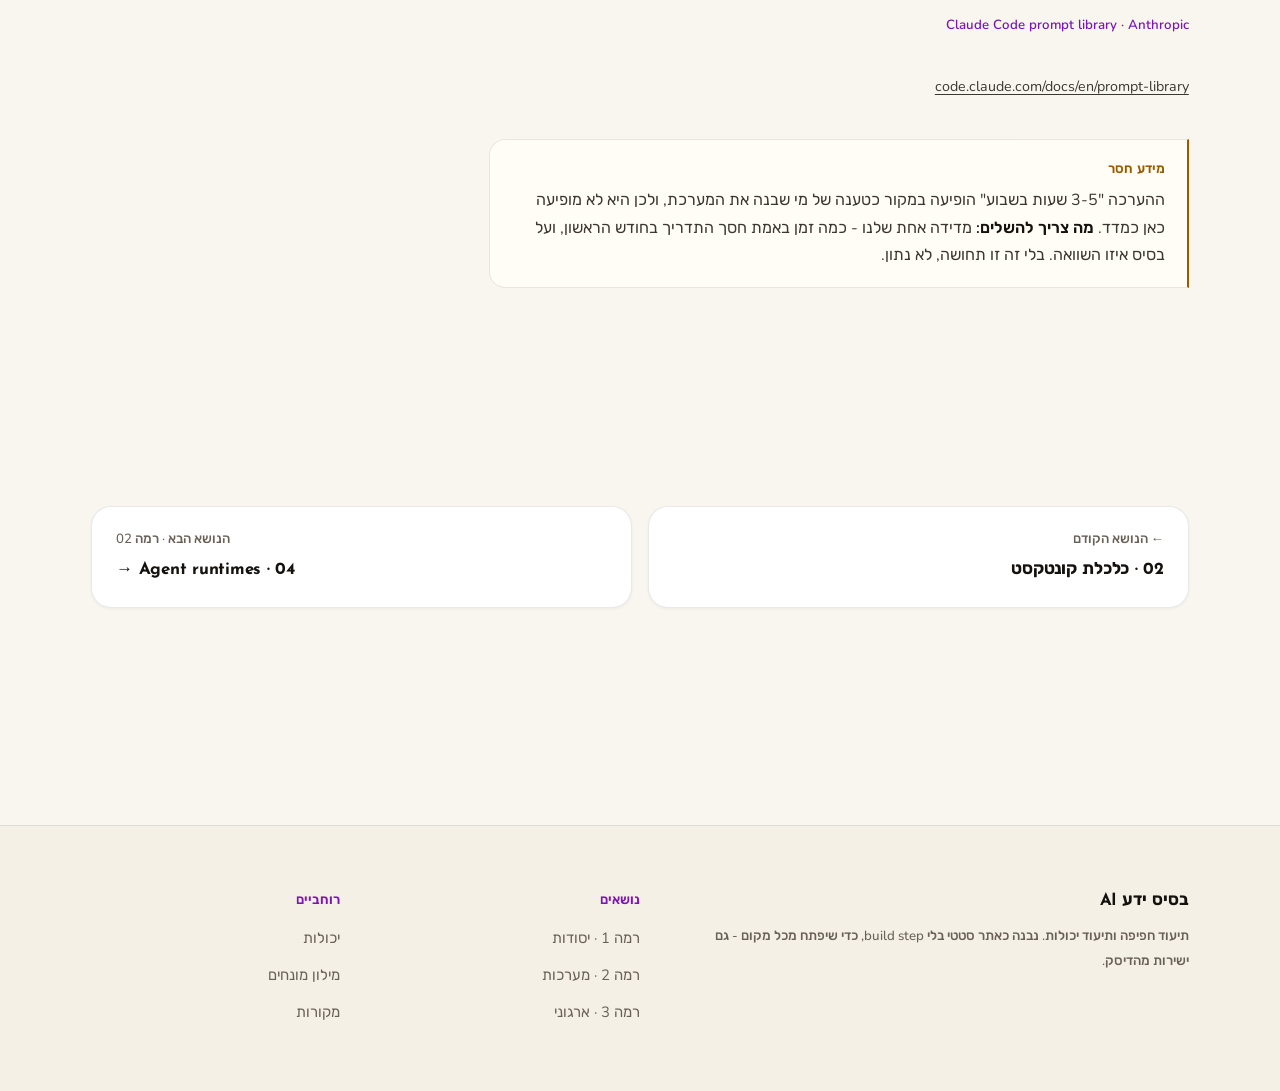
<file: 03-agent-architecture.html>
<!DOCTYPE html>
<html lang="he" dir="rtl" data-theme="light">
<head>
<meta charset="utf-8">
<meta name="viewport" content="width=device-width, initial-scale=1">
<title>ארכיטקטורת multi-agent - בסיס ידע AI</title>
<meta name="description" content="איך בונים chief-of-staff אישי: סאב-אייג'נט לכל מקור, אייג'נט מאחד אחד, ואוטונומיה שהיא דיאל ולא מפסק. כולל דיאגרמה חיה.">
<link rel="preconnect" href="https://fonts.googleapis.com">
<link rel="preconnect" href="https://fonts.gstatic.com" crossorigin>
<link href="https://fonts.googleapis.com/css2?family=Josefin+Sans:wght@300;400;600;700&family=Nunito:wght@300..800&family=Rubik:wght@300..800&family=Geist+Mono:wght@400..600&display=swap" rel="stylesheet">
<link rel="stylesheet" href="assets/styles.css">
<link rel="icon" href="data:,">
<script src="assets/site-data.js"></script>
</head>
<body>
<a class="skip" href="#main">דילוג לתוכן</a>

<header class="site-head">
  <div class="site-head__in">
    <a class="brand" href="index.html">
      <span class="brand__mark" aria-hidden="true">AI</span>
      <span>
        <span class="brand__name">בסיס ידע AI</span>
        <span class="brand__sub">Sarit Katz</span>
      </span>
    </a>
    <nav class="nav" aria-label="ניווט ראשי">
      <a href="index.html">דף הבית</a>
      <a href="01-claude-md.html">01 יסודות</a>
      <a href="03-agent-architecture.html">02 מערכות</a>
      <a href="07-company-brain.html">03 ארגוני</a>
      <a href="capabilities.html">יכולות</a>
      <a href="glossary.html">מילון</a>
      <a href="sources.html">מקורות</a>
    </nav>
    <div class="head-tools">
      <button class="icon-btn" data-search-open aria-label="חיפוש באתר">חיפוש <kbd>/</kbd></button>
      <button class="icon-btn" data-theme-toggle>כהה</button>
      <button class="icon-btn nav-toggle" data-nav-toggle aria-expanded="false" aria-label="תפריט">תפריט</button>
    </div>
  </div>
</header>

<main id="main">

  <section class="section">
    <div class="wrap">
      <nav class="crumbs label label--dim" aria-label="מיקום בעמוד">
        <a href="index.html">דף הבית</a>
        <span aria-hidden="true">/</span>
        <a href="index.html#map">רמה 02 · בונים מערכות</a>
        <span aria-hidden="true">/</span>
        <span aria-current="page">נושא 03</span>
      </nav>
      <h1 style="max-width:20ch">ארכיטקטורת multi-agent</h1>
      <p class="mono mono-dim" dir="ltr" style="margin:1rem 0 0">sub-agents · synthesizer · constitution.md · autonomy dial</p>
      <div class="answer" style="margin-top:2rem">
        <p>
          לא אייג'נט אחד שעושה הכל, אלא סאב-אייג'נט לכל מקור, עם תפקיד צר אחד, שרצים במקביל -
          ואייג'נט אחד שמאחד את הפלטים לתדריך אחד מתועדף. אם אי אפשר לצייר את החלוקה הזאת,
          עוד לא הגיע הזמן לבנות.
        </p>
        <p>
          הדוגמה כאן היא chief-of-staff אישי: אייג'נט שקורא דואר, יומן, משימות, מקורות חוץ ומערכות
          פרטיות, ומגיש תדריך אחד במקום חמישה-עשר טאבים פתוחים. אבל המבנה עצמו כללי, וזה העיקר.
        </p>
      </div>
      <dl class="facts">
        <dt>רמה</dt><dd>02 / Systems</dd>
        <dt>זמן קריאה</dt><dd>14 min</dd>
        <dt>מה צריך לדעת קודם</dt><dd>01 + 02</dd>
        <dt>הדגמה חיה</dt><dd>3 components</dd>
        <dt>עודכן</dt><dd>22.09.2026</dd>
      </dl>
    </div>
  </section>

  <section class="section hairline-top">
    <div class="wrap doc">
      <div>

        <h2 id="why">למה זה חשוב</h2>
        <div class="prose">
          <p>
            אייג'נט אחד שמנסה לקרוא דואר, לסרוק יומן, לבדוק משימות ולסכם חדשות מייצר שתי בעיות
            באותו הרגע: הקונטקסט שלו מתמלא בדברים שלא קשורים אחד לשני, והפלט שלו הופך לסיכום
            ארוך שאף אחד לא קורא. חלוקה לסאב-אייג'נטים פותרת את שתיהן - כל אחד רואה רק את מה
            שהוא צריך, והפלט שלו קצר כי התפקיד שלו צר.
          </p>
          <p>
            החלק השני, וזה מה שמבדיל מערכת שעובדת ממערכת שנשארת הדגמה, הוא <b>האוטונומיה</b>.
            רוב האנשים מתייחסים אליה כמפסק: או שהאייג'נט שולח לבד, או שהוא רק מכין. בגלל זה
            האייג'נטים שלהם נשארים סיכומים לנצח. זה בעצם דיאל - ומי שמסובב אותו קטגוריה בכל
            פעם מגיע למקום אחר לגמרי אחרי שלושה חודשים.
          </p>
        </div>

        <h2 id="terms">מושגי יסוד</h2>
        <dl class="terms">
          <div>
            <dt>sub-agent · סאב-אייג'נט</dt>
            <dd>אייג'נט משני עם מקור אחד ותפקיד אחד. רצים במקביל, ומחזירים פלט מובנה וקצר.</dd>
          </div>
          <div>
            <dt>synthesizer agent · אייג'נט מאחד</dt>
            <dd>
              האייג'נט היחיד שרואה את כל הפלטים. התפקיד שלו הוא לא לאסוף אלא <b>לתעדף</b> -
              להפוך חמישה דוחות לתדריך אחד עם סדר.
            </dd>
          </div>
          <div>
            <dt>constitution.md</dt>
            <dd>
              התפקיד שלך, העדיפויות, פרטי הארגון ומה להתעלם ממנו. בלי הקובץ הזה מקבלים פלט גנרי
              - לא כי המודל חלש, אלא כי הוא לא יודע בשביל מי הוא עובד.
            </dd>
          </div>
          <div>
            <dt>autonomy dial · דיאל אוטונומיה</dt>
            <dd>
              אוטונומיה כדרגה, לא כמפסק. בשבוע הראשון כמעט הכל מחכה לאישור, ואחר כך משתחררת
              קטגוריה אחת בכל פעם.
            </dd>
          </div>
          <div>
            <dt>MCP · Model Context Protocol</dt>
            <dd>
              מה שמחבר את האייג'נט למקורות אמיתיים: דואר, יומן, Notion, CRM, Stripe. כל server
              פתוח צורך קונטקסט גם כשלא משתמשים בו.
            </dd>
          </div>
        </dl>

        <h2 id="how">איך זה עובד</h2>
        <div class="prose">
          <p>
            מתחילים מהארכיטקטורה, לא מהקוד. הדיאגרמה למטה היא בדיוק מה שצריך להיות מצויר על
            הנייר לפני שנכתבת שורה אחת. לחיצה על צומת מראה מה התפקיד שלו, מה נכנס לקונטקסט שלו,
            ומה חוזר לאייג'נט הראשי.
          </p>
        </div>

        <div class="demo" style="margin-top:1.75rem" id="demo-agents">
          <div class="demo__head">
            <div>
              <span class="label">הדגמה 01</span>
              <h3>מי רואה מה</h3>
            </div>
            <span class="mono mono-dim" dir="ltr">click a node</span>
          </div>
          <div class="demo__body">
            <div class="grid grid-2" style="align-items:start">
              <div data-demo-agents><p class="muted">טוען…</p></div>
              <div data-demo-agents-note class="tree-note"></div>
            </div>
          </div>
          <div class="demo__foot">
            הנקודה שהדיאגרמה מנסה להראות: לאף סאב-אייג'נט אין את הקונטקסט של האחרים, ולאייג'נט
            הראשי לא חוזר המחקר - רק המסקנה. זו אותה הלוגיקה של
            <a href="02-context-economy.html">כלכלת הקונטקסט</a>, בקנה מידה של מערכת.
          </div>
        </div>

        <h2 id="build">מה עושים בפועל: שישה שלבים</h2>

        <div class="grid grid-2" style="margin-top:2rem">
          <div class="mod">
            <span class="num">01</span>
            <h3>מה האייג'נט עושה</h3>
            <p>
              מתחילים בארכיטקטורה ולא בקוד. סאב-אייג'נט אחד לכל מקור או משימה, כל אחד עם עבודה
              צרה, במקביל. ואז אייג'נט מאחד אחד שמייצר תדריך אחד ומעביר אותו לאן שאת קוראת בפועל.
              אם אי אפשר לצייר את החלוקה - לא בונים עדיין.
            </p>
          </div>
          <div class="mod">
            <span class="num">02</span>
            <h3>מבנה הפרויקט</h3>
            <p>
              הכל יושב בתיקייה קטנה: CLAUDE.md, constitution.md, skills תחת
              <code>.claude/skills/</code>, ותיקיית <code>memory/</code>. CLAUDE.md טוען את ההוראות
              לבד, כך שאין מה לחבר ידנית. מבנה משעמם הוא מה שהופך את זה לניתן לשחזור.
            </p>
          </div>
          <div class="mod">
            <span class="num">03</span>
            <h3>קבצי הליבה</h3>
            <p>
              שלושה קבצים עושים את העבודה: constitution.md (תפקיד, עדיפויות, פרטי הארגון, ומה
              להתעלם ממנו), SKILL.md (איך אוספים, מאחדים ומעבירים), וחיבורי MCP לכלים. מדלגים
              על החלק הזה - מקבלים ג'יבריש גנרי במקום פלט שימושי.
            </p>
          </div>
          <div class="mod">
            <span class="num">04</span>
            <h3>להריץ ידנית ולקרוא</h3>
            <p>
              פותחים את התיקייה, מחברים את הכלים, מריצים, וקוראים את הטיוטה לפני שמשהו יוצא.
              האייג'נט יכול לנסח תשובות ולהכין פעולות - אבל את מחליטה, פריט אחר פריט, מה הוא
              שולח לבד ומה הוא רק מכין.
            </p>
          </div>
          <div class="mod">
            <span class="num">05</span>
            <h3>לתזמן</h3>
            <p>
              רק אחרי שההרצות הידניות הרוויחו את האמון: ידני בזמן הבנייה, אחר כך cron מקומי,
              ואחר כך רוטינה בענן שרצה בבוקר גם כשהלפטופ כבוי. מכאן הלופ עובד לבד - תדריך,
              פידבק שלך, תדריך קצת יותר טוב מחר.
            </p>
          </div>
          <div class="mod">
            <span class="num">06</span>
            <h3>לשפר לאורך זמן</h3>
            <p>
              כאן זה מצטבר. נותנים לו זיכרון כדי שיזכור על מה את מדלגת, נותנים לו לעקוב אחרי
              מה שאת מתעלמת ממנו, לנסח תשובות ולחסום זמן למעקב. הגרסה של חודש שלישי טובה יותר
              לא כי המודל השתפר - אלא כי היא ראתה איך את מחליטה.
            </p>
          </div>
        </div>

        <h3 style="margin-top:3rem">מבנה התיקייה</h3>
        <div class="demo" style="margin-top:1.25rem" id="demo-tree">
          <div class="demo__head">
            <div>
              <span class="label">הדגמה 02</span>
              <h3>מה נכנס לכל קובץ, ולמה</h3>
            </div>
            <span class="mono mono-dim" dir="ltr">click a file</span>
          </div>
          <div class="demo__body">
            <div class="grid grid-2" style="align-items:start">
              <div class="tree" data-tree="chief"></div>
              <div class="tree-note" data-tree-note="chief"></div>
            </div>
          </div>
          <div class="demo__foot">
            החלוקה בין CLAUDE.md ל-skills היא לא סגנון - היא כלכלה. CLAUDE.md נשלח בכל turn,
            skill נטען כשהוא רלוונטי.
          </div>
        </div>

        <div class="code" style="margin-top:2.5rem">
          <div class="code__head">
            <span class="code__label">constitution.md - השלד</span>
            <button class="copy" type="button">העתקה</button>
          </div>
<pre><code># Constitution

## Role
Who I am, what I am accountable for, who I answer to.

## Priorities, in order
1. ...
2. ...
3. ...
Anything not on this list is not urgent by default.

## Organisation
Teams, who owns what, who decides on what.

## Ignore
- Newsletters, unless they name one of the priorities above.
- Internal FYI threads with no ask.
- Anything already handled by someone named here.

## Tone
How I write to clients. How I write internally.
Two real examples pasted below, not a description.</code></pre>
        </div>

        <h2 id="dial">הדגמה: האוטונומיה היא דיאל</h2>
        <div class="demo" style="margin-top:1.5rem" id="demo-dial">
          <div class="demo__head">
            <div>
              <span class="label">הדגמה 03</span>
              <h3>מה רץ לבד, ומה מחכה לך</h3>
            </div>
            <span class="mono mono-dim" dir="ltr">drag the dial</span>
          </div>
          <div class="demo__body" data-demo-dial><p class="muted">טוען…</p></div>
          <div class="demo__foot">
            הקריטריון להזזת הדיאל הוא לא "כמה זמן זה חוסך" אלא <b>כמה יקר לבטל את הפעולה</b>.
            תיוג דואר אפשר לבטל בקליק, מייל שיצא ללקוח - לא.
          </div>
        </div>

        <h2 id="traps">מלכודות</h2>
        <div class="table-scroll">
          <table class="decide">
            <caption>מה שובר מערכות multi-agent בפועל</caption>
            <thead>
              <tr><th>המלכודת</th><th>מה קורה</th><th>מה לעשות</th></tr>
            </thead>
            <tbody>
              <tr>
                <td>להתחיל מהקוד</td>
                <td>נבנית מערכת שקשה להסביר, ואי אפשר לדעת איפה היא טועה</td>
                <td>לצייר את החלוקה קודם. אם אי אפשר לצייר - הבעיה עוד לא מוגדרת</td>
              </tr>
              <tr>
                <td>בלי constitution.md</td>
                <td>הפלט גנרי ונכון־בכלליות. שימושי לאף אחד</td>
                <td>תפקיד, עדיפויות, פרטי ארגון, ומה להתעלם ממנו - במפורש</td>
              </tr>
              <tr>
                <td>אייג'נט מאחד שמסכם במקום לתעדף</td>
                <td>מקבלים חמישה סיכומים מודבקים. זה לא תדריך</td>
                <td>להגדיר לו סדר תעדוף מפורש, ותקרה: מה המספר המקסימלי של פריטים</td>
              </tr>
              <tr>
                <td>לתזמן לפני שההרצה הידנית עבדה</td>
                <td>הוא רץ כל בוקר ומייצר משהו שאת לא קוראת</td>
                <td>ידני עד שאת סומכת. אחר כך cron. אחר כך ענן</td>
              </tr>
              <tr>
                <td>אוטונומיה כמפסק</td>
                <td>או שהוא נשאר סיכום לנצח, או שהוא שולח משהו שלא היה צריך לצאת</td>
                <td>קטגוריה בכל פעם, לפי כמה יקר לבטל</td>
              </tr>
              <tr>
                <td>בלי <code>memory/</code></td>
                <td>הוא מציע כל שבוע את מה שדחית שלוש פעמים</td>
                <td>לתעד מה נדחה. זה מה שמייצר את השיפור בחודש השלישי</td>
              </tr>
            </tbody>
          </table>
        </div>

        <h2 id="decide">מדריך החלטה</h2>
        <ol class="check">
          <li>
            <b>את יכולה לצייר את החלוקה בלי להסביר במילים?</b>
            <span>מקורות, סאב-אייג'נטים, מאחד, מסירה. אם הציור לא יוצא, הבעיה עוד לא מוגדרת - וזה לא שלב הבנייה.</span>
          </li>
          <li>
            <b>מה הפורמט של הפלט, במדויק?</b>
            <span>"תדריך מתועדף" זו לא הגדרה. כמה פריטים, באיזה סדר, ומה נכנס לכל פריט - זו הגדרה.</span>
          </li>
          <li>
            <b>איזו פעולה יהיה זול לבטל?</b>
            <span>זה הסדר שבו הדיאל מסתובב. לא מהחוסך ביותר - מהזול ביותר לתקן.</span>
          </li>
          <li>
            <b>איפה נשמר מה שהוא למד עליך?</b>
            <span>אם התשובה היא "בשיחה" - זה נעלם. <code>memory/</code> הוא מה שהופך אותו למשתפר ולא רק לקבוע.</span>
          </li>
        </ol>

        <h2 id="faq">שאלות שחוזרות</h2>
        <div>
          <div class="faq-item">
            <button class="faq-q" type="button" aria-expanded="false">
              <span>כמה סאב-אייג'נטים זה יותר מדי?</span>
              <span class="faq-x" aria-hidden="true">+</span>
            </button>
            <div class="faq-a"><div class="faq-a-inner"><div>
              הגבול הוא לא מספר אלא חפיפה: אם לשני סאב-אייג'נטים יש אותו מקור או אותה החלטה,
              הם צריכים להיות אחד. ולהיפך - סאב-אייג'נט שצריך שני מקורות כדי לענות הוא בעצם שניים.
              בפועל, מקור אחד לכל אחד עובד טוב.
            </div></div></div>
          </div>
          <div class="faq-item">
            <button class="faq-q" type="button" aria-expanded="false">
              <span>המאחד לא הופך לצוואר בקבוק?</span>
              <span class="faq-x" aria-hidden="true">+</span>
            </button>
            <div class="faq-a"><div class="faq-a-inner"><div>
              הוא נקודת ריכוז בכוונה, וזה בסדר כל עוד הפלטים שמגיעים אליו קצרים ומובנים. אם הוא
              נחנק - הבעיה כמעט תמיד למעלה: סאב-אייג'נט שמחזיר טקסט חופשי ארוך במקום רשימה
              מובנית קצרה.
            </div></div></div>
          </div>
          <div class="faq-item">
            <button class="faq-q" type="button" aria-expanded="false">
              <span>אפשר להריץ סאב-אייג'נטים על מודל זול יותר?</span>
              <span class="faq-x" aria-hidden="true">+</span>
            </button>
            <div class="faq-a"><div class="faq-a-inner"><div>
              כן, וזה אחד מהמנופים מ<a href="02-context-economy.html">נושא 02</a>: שורה
              <code>model: haiku</code> בקובץ של הסאב-אייג'נט עצמו. אוספים ומסננים לא חייבים את
              המודל החזק; התעדוף - כן.
            </div></div></div>
          </div>
          <div class="faq-item">
            <button class="faq-q" type="button" aria-expanded="false">
              <span>אם כל הידע הארגוני נדרש לכמה אייג'נטים, איפה הוא יושב?</span>
              <span class="faq-x" aria-hidden="true">+</span>
            </button>
            <div class="faq-a"><div class="faq-a-inner"><div>
              לא ב-constitution.md של כל אייג'נט, כי אז אותן עובדות מועתקות לכמה מקומות שנפרדים
              בהדרגה. זה בדיוק מה שמוח ארגוני נועד לפתור -
              <a href="07-company-brain.html">נושא 07</a>.
            </div></div></div>
          </div>
        </div>

        <h2 id="sources">מקורות</h2>
        <ul class="stack" style="list-style:none;padding:0;margin-top:1.5rem">
          <li class="hairline-top" style="padding-top:1rem">
            <p class="label">מדריך בניית chief-of-staff אישי</p>
            <p class="source-note">ששת השלבים והתפיסה של האוטונומיה כדיאל. הקישור המדויק להשלמה.</p>
          </li>
          <li class="hairline-top" style="padding-top:1rem">
            <p class="label">Claude Code prompt library · Anthropic</p>
            <p class="source-note"><a class="lat" href="https://code.claude.com/docs/en/prompt-library" target="_blank" rel="noopener">code.claude.com/docs/en/prompt-library</a></p>
          </li>
        </ul>

        <div class="note note--gap" style="margin-top:2.5rem">
          <span class="label">מידע חסר</span>
          <p>
            ההערכה "3-5 שעות בשבוע" הופיעה במקור כטענה של מי שבנה את המערכת, ולכן היא לא מופיעה
            כאן כמדד. <b>מה צריך להשלים:</b> מדידה אחת שלנו - כמה זמן באמת חסך התדריך בחודש
            הראשון, ועל בסיס איזו השוואה. בלי זה זו תחושה, לא נתון.
          </p>
        </div>

      </div>

      <aside class="toc" data-toc aria-label="תוכן העמוד">
        <span class="label">בעמוד הזה</span>
      </aside>
    </div>
  </section>

  <section class="section" style="padding-top:0">
    <div class="wrap">
      <nav class="pager" aria-label="ניווט בין נושאים">
        <a href="02-context-economy.html">
          <span class="label label--dim">← הנושא הקודם</span>
          <strong>02 · כלכלת קונטקסט</strong>
        </a>
        <a href="04-runtimes.html">
          <span class="label label--dim">הנושא הבא · רמה 02</span>
          <strong>04 · Agent runtimes →</strong>
        </a>
      </nav>
    </div>
  </section>
</main>

<footer class="site-foot">
  <div class="wrap foot-grid">
    <div>
      <h3>בסיס ידע AI</h3>
      <p class="label label--dim" style="line-height:1.85">
        תיעוד חפיפה ותיעוד יכולות. נבנה כאתר סטטי בלי build step,
        כדי שיפתח מכל מקום - גם ישירות מהדיסק.
      </p>
    </div>
    <div>
      <p class="label">נושאים</p>
      <ul>
        <li><a href="01-claude-md.html">רמה 1 · יסודות</a></li>
        <li><a href="03-agent-architecture.html">רמה 2 · מערכות</a></li>
        <li><a href="07-company-brain.html">רמה 3 · ארגוני</a></li>
      </ul>
    </div>
    <div>
      <p class="label">רוחביים</p>
      <ul>
        <li><a href="capabilities.html">יכולות</a></li>
        <li><a href="glossary.html">מילון מונחים</a></li>
        <li><a href="sources.html">מקורות</a></li>
      </ul>
    </div>
  </div>
</footer>

<div class="search" data-search role="dialog" aria-modal="true" aria-label="חיפוש באתר">
  <div class="search__veil"></div>
  <div class="search__panel">
    <input class="search__input" id="site-search" name="q" type="search" placeholder="חיפוש בכל האתר, במילון ובארגז הכלים…" aria-label="שדה חיפוש">
    <div class="search__results"></div>
    <div class="search__foot">
      <span class="label label--dim"><kbd>↑</kbd> <kbd>↓</kbd> מעבר</span>
      <span class="label label--dim"><kbd>Enter</kbd> פתיחה</span>
      <span class="label label--dim"><kbd>Esc</kbd> סגירה</span>
    </div>
  </div>
</div>

<script src="assets/search-index.js"></script>
<script src="assets/app.js"></script>
<script src="assets/demos.js"></script>
</body>
</html>
</file>
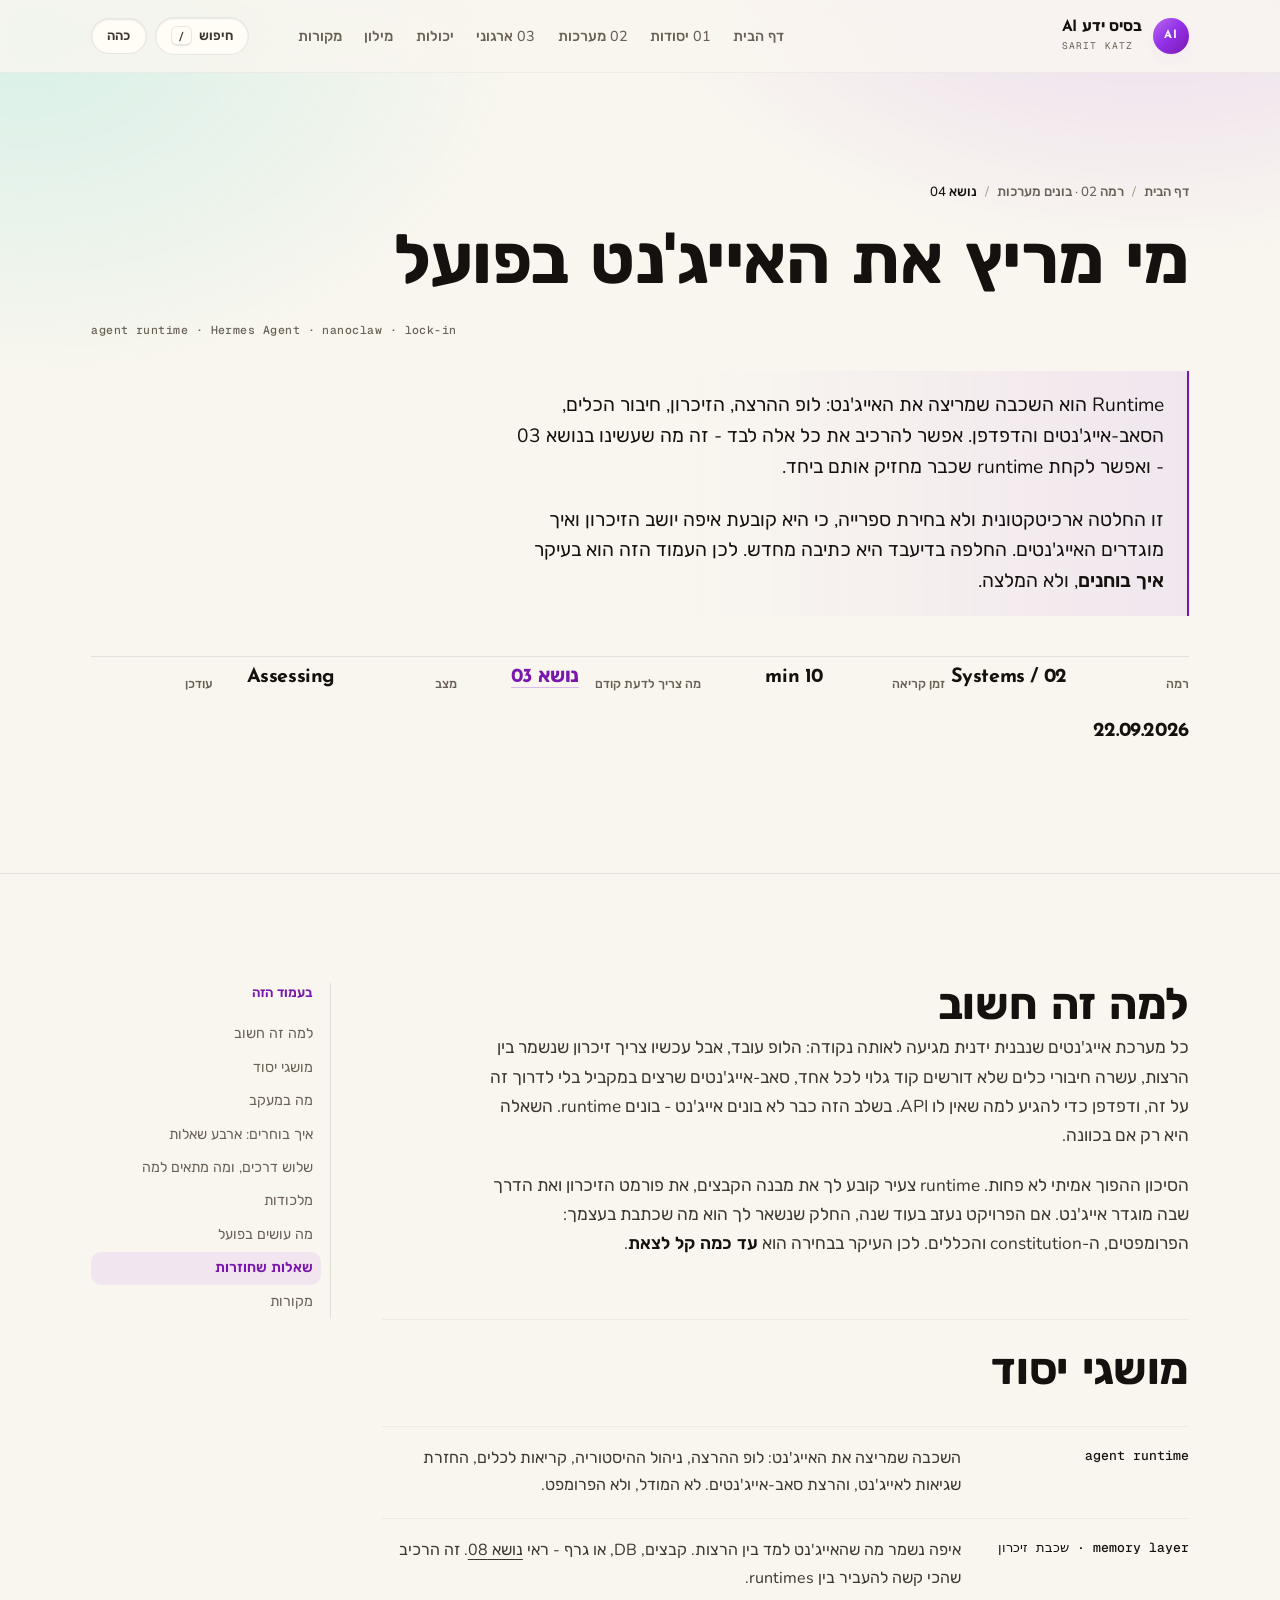
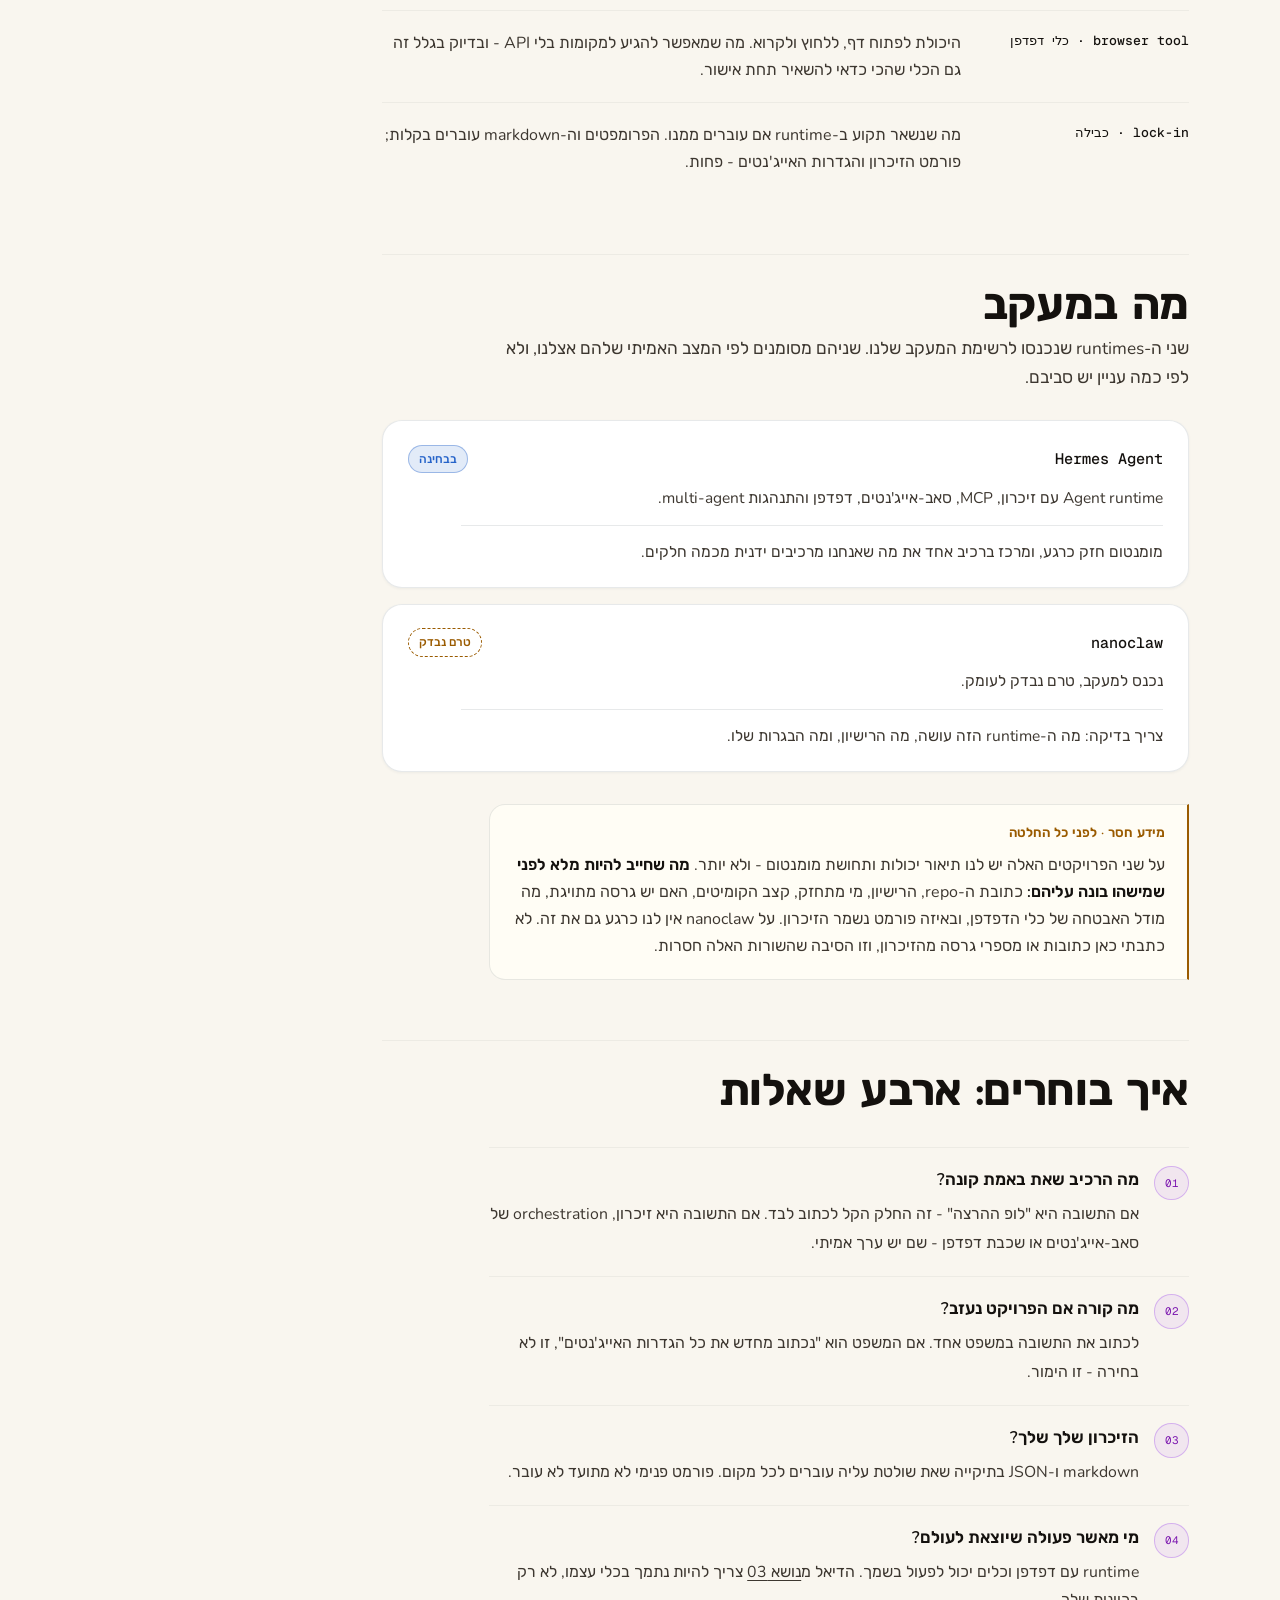
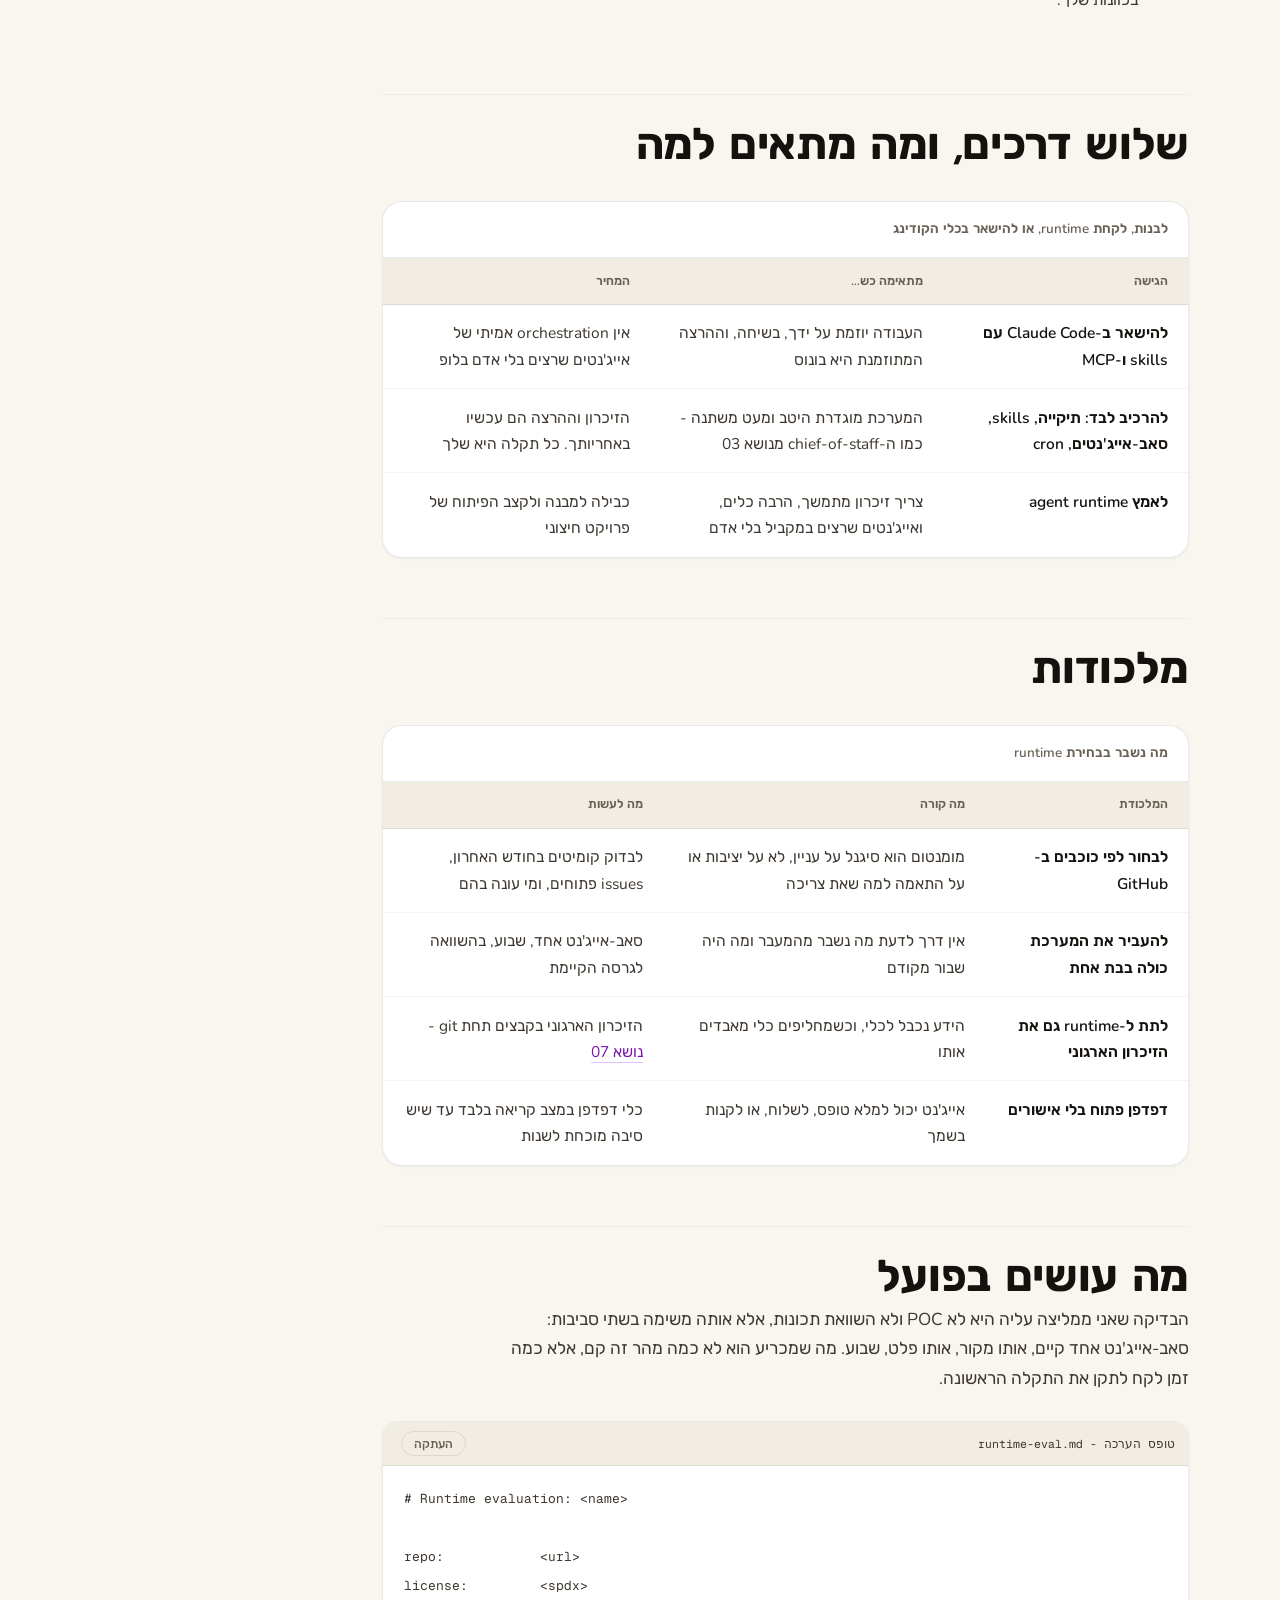
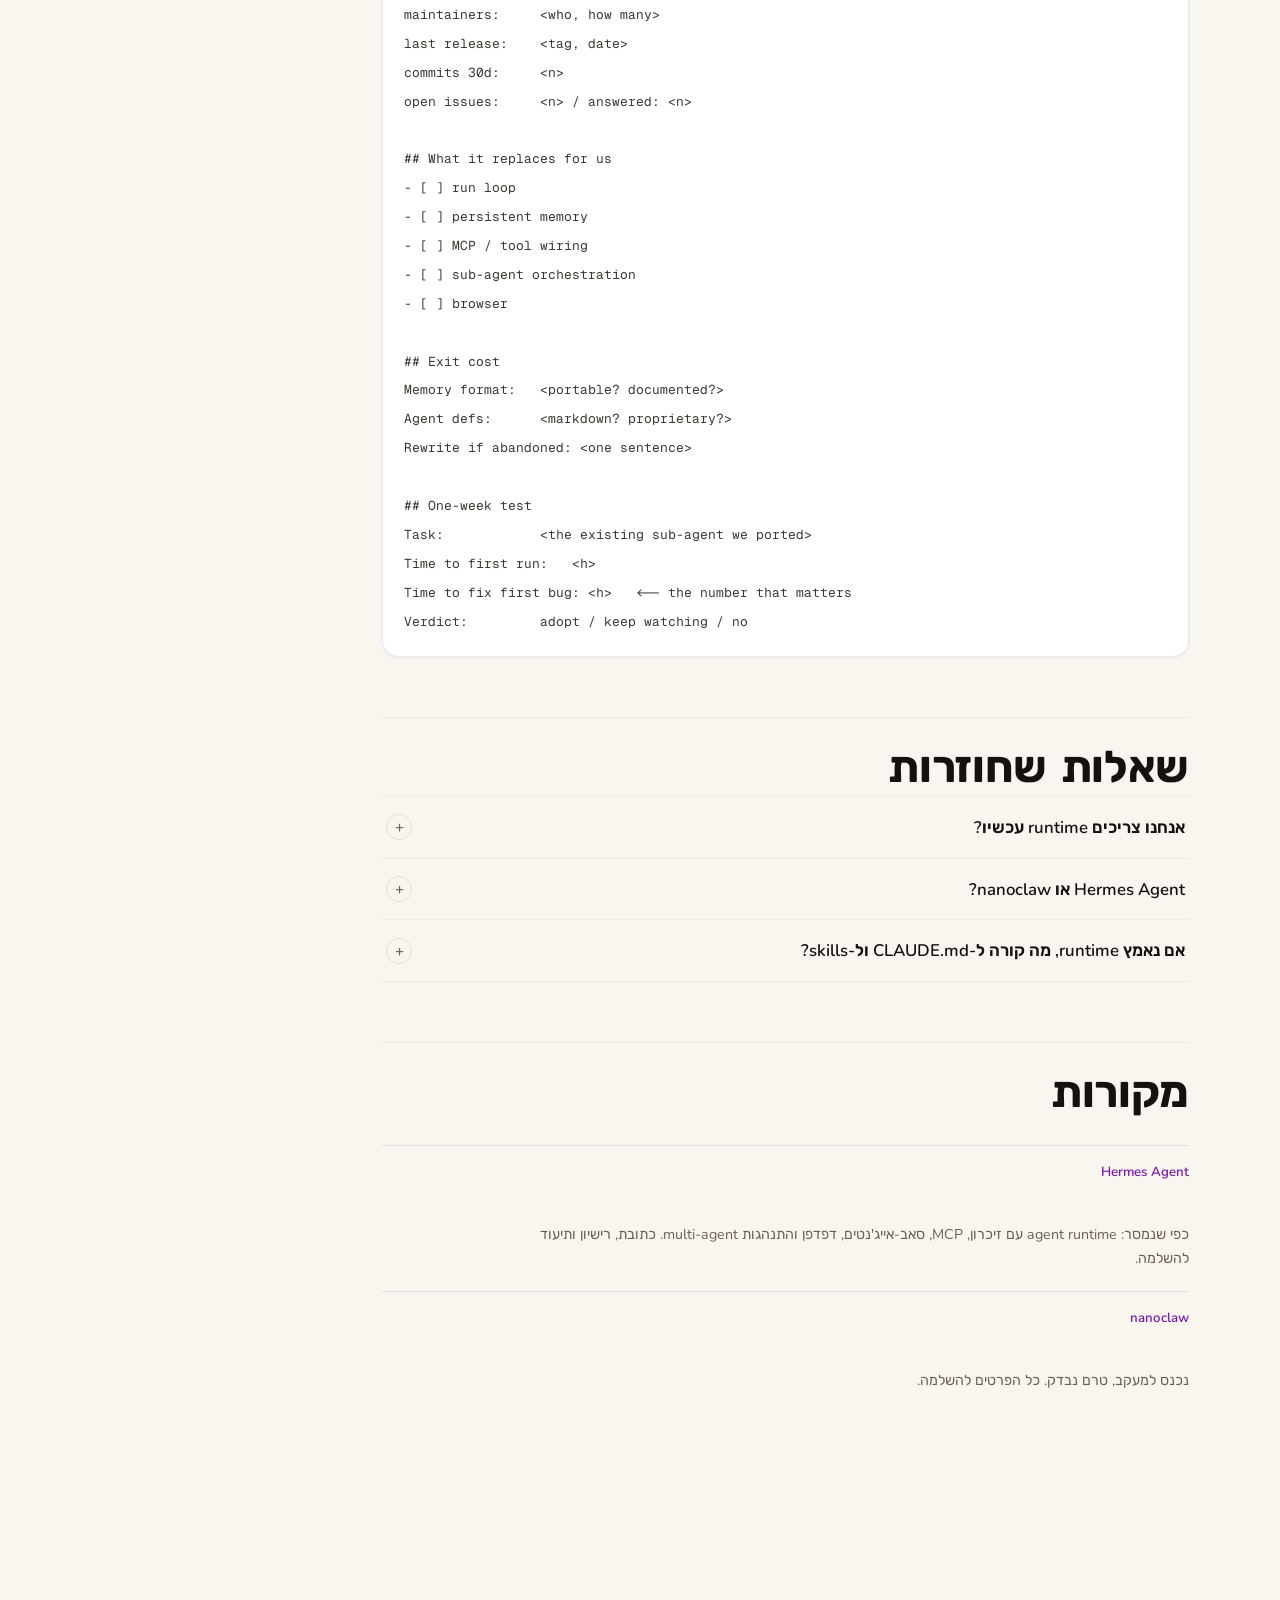
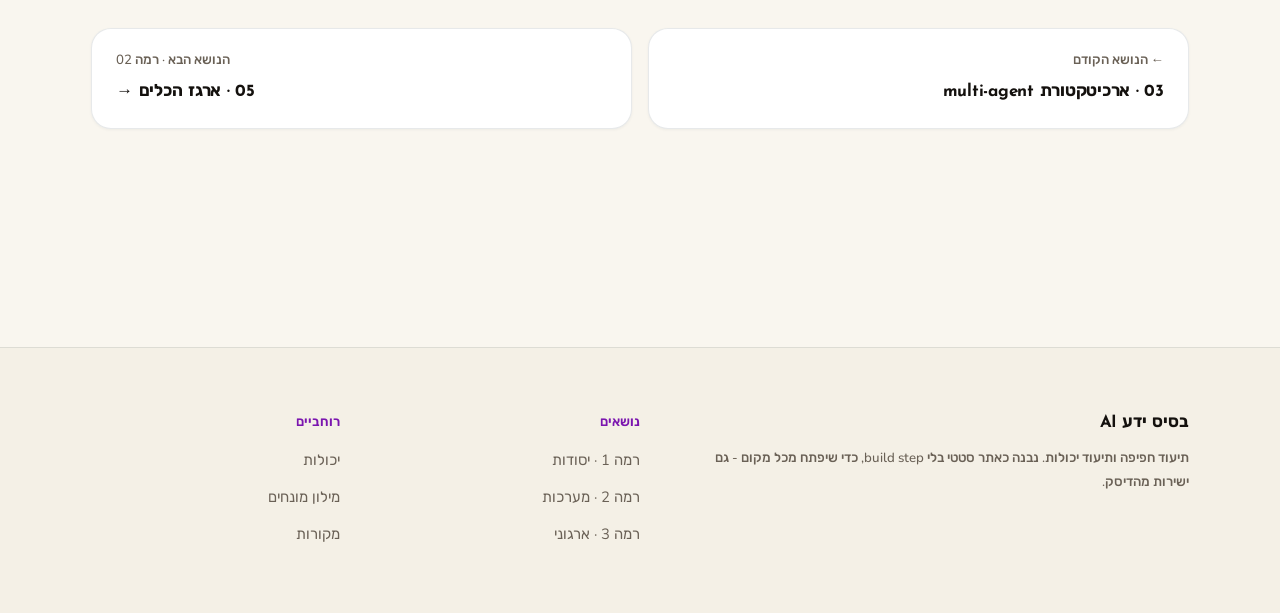
<file: 04-runtimes.html>
<!DOCTYPE html>
<html lang="he" dir="rtl" data-theme="light">
<head>
<meta charset="utf-8">
<meta name="viewport" content="width=device-width, initial-scale=1">
<title>Agent runtimes - בסיס ידע AI</title>
<meta name="description" content="מה זה agent runtime, מה הוא מחליף בבנייה עצמית, ואיך בוחרים אחד: Hermes Agent ו-nanoclaw במעקב, עם מה שידוע ומה שלא.">
<link rel="preconnect" href="https://fonts.googleapis.com">
<link rel="preconnect" href="https://fonts.gstatic.com" crossorigin>
<link href="https://fonts.googleapis.com/css2?family=Josefin+Sans:wght@300;400;600;700&family=Nunito:wght@300..800&family=Rubik:wght@300..800&family=Geist+Mono:wght@400..600&display=swap" rel="stylesheet">
<link rel="stylesheet" href="assets/styles.css">
<link rel="icon" href="data:,">
<script src="assets/site-data.js"></script>
</head>
<body>
<a class="skip" href="#main">דילוג לתוכן</a>

<header class="site-head">
  <div class="site-head__in">
    <a class="brand" href="index.html">
      <span class="brand__mark" aria-hidden="true">AI</span>
      <span>
        <span class="brand__name">בסיס ידע AI</span>
        <span class="brand__sub">Sarit Katz</span>
      </span>
    </a>
    <nav class="nav" aria-label="ניווט ראשי">
      <a href="index.html">דף הבית</a>
      <a href="01-claude-md.html">01 יסודות</a>
      <a href="03-agent-architecture.html">02 מערכות</a>
      <a href="07-company-brain.html">03 ארגוני</a>
      <a href="capabilities.html">יכולות</a>
      <a href="glossary.html">מילון</a>
      <a href="sources.html">מקורות</a>
    </nav>
    <div class="head-tools">
      <button class="icon-btn" data-search-open aria-label="חיפוש באתר">חיפוש <kbd>/</kbd></button>
      <button class="icon-btn" data-theme-toggle>כהה</button>
      <button class="icon-btn nav-toggle" data-nav-toggle aria-expanded="false" aria-label="תפריט">תפריט</button>
    </div>
  </div>
</header>

<main id="main">

  <section class="section">
    <div class="wrap">
      <nav class="crumbs label label--dim" aria-label="מיקום בעמוד">
        <a href="index.html">דף הבית</a>
        <span aria-hidden="true">/</span>
        <a href="index.html#map">רמה 02 · בונים מערכות</a>
        <span aria-hidden="true">/</span>
        <span aria-current="page">נושא 04</span>
      </nav>
      <h1 style="max-width:22ch">מי מריץ את האייג'נט בפועל</h1>
      <p class="mono mono-dim" dir="ltr" style="margin:1rem 0 0">agent runtime · Hermes Agent · nanoclaw · lock-in</p>
      <div class="answer" style="margin-top:2rem">
        <p>
          Runtime הוא השכבה שמריצה את האייג'נט: לופ ההרצה, הזיכרון, חיבור הכלים, הסאב-אייג'נטים
          והדפדפן. אפשר להרכיב את כל אלה לבד - זה מה שעשינו בנושא 03 - ואפשר לקחת runtime שכבר
          מחזיק אותם ביחד.
        </p>
        <p>
          זו החלטה ארכיטקטונית ולא בחירת ספרייה, כי היא קובעת איפה יושב הזיכרון ואיך מוגדרים
          האייג'נטים. החלפה בדיעבד היא כתיבה מחדש. לכן העמוד הזה הוא בעיקר <b>איך בוחנים</b>,
          ולא המלצה.
        </p>
      </div>
      <dl class="facts">
        <dt>רמה</dt><dd>02 / Systems</dd>
        <dt>זמן קריאה</dt><dd>10 min</dd>
        <dt>מה צריך לדעת קודם</dt><dd><a href="03-agent-architecture.html">נושא 03</a></dd>
        <dt>מצב</dt><dd>Assessing</dd>
        <dt>עודכן</dt><dd>22.09.2026</dd>
      </dl>
    </div>
  </section>

  <section class="section hairline-top">
    <div class="wrap doc">
      <div>

        <h2 id="why">למה זה חשוב</h2>
        <div class="prose">
          <p>
            כל מערכת אייג'נטים שנבנית ידנית מגיעה לאותה נקודה: הלופ עובד, אבל עכשיו צריך זיכרון
            שנשמר בין הרצות, עשרה חיבורי כלים שלא דורשים קוד גלוי לכל אחד, סאב-אייג'נטים שרצים
            במקביל בלי לדרוך זה על זה, ודפדפן כדי להגיע למה שאין לו API. בשלב הזה כבר לא בונים
            אייג'נט - בונים runtime. השאלה היא רק אם בכוונה.
          </p>
          <p>
            הסיכון ההפוך אמיתי לא פחות. runtime צעיר קובע לך את מבנה הקבצים, את פורמט הזיכרון ואת
            הדרך שבה מוגדר אייג'נט. אם הפרויקט נעזב בעוד שנה, החלק שנשאר לך הוא מה שכתבת בעצמך:
            הפרומפטים, ה-constitution והכללים. לכן העיקר בבחירה הוא <b>עד כמה קל לצאת</b>.
          </p>
        </div>

        <h2 id="terms">מושגי יסוד</h2>
        <dl class="terms">
          <div>
            <dt>agent runtime</dt>
            <dd>
              השכבה שמריצה את האייג'נט: לופ ההרצה, ניהול ההיסטוריה, קריאות לכלים, החזרת שגיאות
              לאייג'נט, והרצת סאב-אייג'נטים. לא המודל, ולא הפרומפט.
            </dd>
          </div>
          <div>
            <dt>memory layer · שכבת זיכרון</dt>
            <dd>
              איפה נשמר מה שהאייג'נט למד בין הרצות. קבצים, DB, או גרף - ראי
              <a href="08-memory-graphs.html">נושא 08</a>. זה הרכיב שהכי קשה להעביר בין runtimes.
            </dd>
          </div>
          <div>
            <dt>browser tool · כלי דפדפן</dt>
            <dd>
              היכולת לפתוח דף, ללחוץ ולקרוא. מה שמאפשר להגיע למקומות בלי API - ובדיוק בגלל זה גם
              הכלי שהכי כדאי להשאיר תחת אישור.
            </dd>
          </div>
          <div>
            <dt>lock-in · כבילה</dt>
            <dd>
              מה שנשאר תקוע ב-runtime אם עוברים ממנו. הפרומפטים וה-markdown עוברים בקלות; פורמט
              הזיכרון והגדרות האייג'נטים - פחות.
            </dd>
          </div>
        </dl>

        <h2 id="watch">מה במעקב</h2>
        <div class="prose">
          <p>
            שני ה-runtimes שנכנסו לרשימת המעקב שלנו. שניהם מסומנים לפי המצב האמיתי שלהם אצלנו,
            ולא לפי כמה עניין יש סביבם.
          </p>
        </div>
        <div id="radar" data-radar="04-runtimes.html" style="margin-top:1.75rem"></div>

        <div class="note note--gap" style="margin-top:2rem">
          <span class="label">מידע חסר · לפני כל החלטה</span>
          <p>
            על שני הפרויקטים האלה יש לנו תיאור יכולות ותחושת מומנטום - ולא יותר. <b>מה שחייב
            להיות מלא לפני שמישהו בונה עליהם:</b> כתובת ה-repo, הרישיון, מי מתחזק, קצב הקומיטים,
            האם יש גרסה מתויגת, מה מודל האבטחה של כלי הדפדפן, ובאיזה פורמט נשמר הזיכרון. על
            nanoclaw אין לנו כרגע גם את זה. לא כתבתי כאן כתובות או מספרי גרסה מהזיכרון, וזו הסיבה
            שהשורות האלה חסרות.
          </p>
        </div>

        <h2 id="decide">איך בוחרים: ארבע שאלות</h2>
        <ol class="check">
          <li>
            <b>מה הרכיב שאת באמת קונה?</b>
            <span>אם התשובה היא "לופ ההרצה" - זה החלק הקל לכתוב לבד. אם התשובה היא זיכרון, orchestration של סאב-אייג'נטים או שכבת דפדפן - שם יש ערך אמיתי.</span>
          </li>
          <li>
            <b>מה קורה אם הפרויקט נעזב?</b>
            <span>לכתוב את התשובה במשפט אחד. אם המשפט הוא "נכתוב מחדש את כל הגדרות האייג'נטים", זו לא בחירה - זו הימור.</span>
          </li>
          <li>
            <b>הזיכרון שלך שלך?</b>
            <span>markdown ו-JSON בתיקייה שאת שולטת עליה עוברים לכל מקום. פורמט פנימי לא מתועד לא עובר.</span>
          </li>
          <li>
            <b>מי מאשר פעולה שיוצאת לעולם?</b>
            <span>runtime עם דפדפן וכלים יכול לפעול בשמך. הדיאל מ<a href="03-agent-architecture.html">נושא 03</a> צריך להיות נתמך בכלי עצמו, לא רק בכוונות שלך.</span>
          </li>
        </ol>

        <h2 id="how">שלוש דרכים, ומה מתאים למה</h2>
        <div class="table-scroll">
          <table class="decide">
            <caption>לבנות, לקחת runtime, או להישאר בכלי הקודינג</caption>
            <thead>
              <tr><th>הגישה</th><th>מתאימה כש…</th><th>המחיר</th></tr>
            </thead>
            <tbody>
              <tr>
                <td>להישאר ב-Claude Code עם skills ו-MCP</td>
                <td>העבודה יוזמת על ידך, בשיחה, וההרצה המתוזמנת היא בונוס</td>
                <td>אין orchestration אמיתי של אייג'נטים שרצים בלי אדם בלופ</td>
              </tr>
              <tr>
                <td>להרכיב לבד: תיקייה, skills, סאב-אייג'נטים, cron</td>
                <td>המערכת מוגדרת היטב ומעט משתנה - כמו ה-chief-of-staff מנושא 03</td>
                <td>הזיכרון וההרצה הם עכשיו באחריותך. כל תקלה היא שלך</td>
              </tr>
              <tr>
                <td>לאמץ agent runtime</td>
                <td>צריך זיכרון מתמשך, הרבה כלים, ואייג'נטים שרצים במקביל בלי אדם</td>
                <td>כבילה למבנה ולקצב הפיתוח של פרויקט חיצוני</td>
              </tr>
            </tbody>
          </table>
        </div>

        <h2 id="traps">מלכודות</h2>
        <div class="table-scroll">
          <table class="decide">
            <caption>מה נשבר בבחירת runtime</caption>
            <thead>
              <tr><th>המלכודת</th><th>מה קורה</th><th>מה לעשות</th></tr>
            </thead>
            <tbody>
              <tr>
                <td>לבחור לפי כוכבים ב-GitHub</td>
                <td>מומנטום הוא סיגנל על עניין, לא על יציבות או על התאמה למה שאת צריכה</td>
                <td>לבדוק קומיטים בחודש האחרון, issues פתוחים, ומי עונה בהם</td>
              </tr>
              <tr>
                <td>להעביר את המערכת כולה בבת אחת</td>
                <td>אין דרך לדעת מה נשבר מהמעבר ומה היה שבור מקודם</td>
                <td>סאב-אייג'נט אחד, שבוע, בהשוואה לגרסה הקיימת</td>
              </tr>
              <tr>
                <td>לתת ל-runtime גם את הזיכרון הארגוני</td>
                <td>הידע נכבל לכלי, וכשמחליפים כלי מאבדים אותו</td>
                <td>הזיכרון הארגוני בקבצים תחת git - <a href="07-company-brain.html">נושא 07</a></td>
              </tr>
              <tr>
                <td>דפדפן פתוח בלי אישורים</td>
                <td>אייג'נט יכול למלא טופס, לשלוח, או לקנות בשמך</td>
                <td>כלי דפדפן במצב קריאה בלבד עד שיש סיבה מוכחת לשנות</td>
              </tr>
            </tbody>
          </table>
        </div>

        <h2 id="do">מה עושים בפועל</h2>
        <div class="prose">
          <p>
            הבדיקה שאני ממליצה עליה היא לא POC ולא השוואת תכונות, אלא אותה משימה בשתי סביבות:
            סאב-אייג'נט אחד קיים, אותו מקור, אותו פלט, שבוע. מה שמכריע הוא לא כמה מהר זה קם,
            אלא כמה זמן לקח לתקן את התקלה הראשונה.
          </p>
        </div>

        <div class="code" style="margin-top:1.75rem">
          <div class="code__head">
            <span class="code__label">runtime-eval.md - טופס הערכה</span>
            <button class="copy" type="button">העתקה</button>
          </div>
<pre><code># Runtime evaluation: &lt;name&gt;

repo:            &lt;url&gt;
license:         &lt;spdx&gt;
maintainers:     &lt;who, how many&gt;
last release:    &lt;tag, date&gt;
commits 30d:     &lt;n&gt;
open issues:     &lt;n&gt; / answered: &lt;n&gt;

## What it replaces for us
- [ ] run loop
- [ ] persistent memory
- [ ] MCP / tool wiring
- [ ] sub-agent orchestration
- [ ] browser

## Exit cost
Memory format:   &lt;portable? documented?&gt;
Agent defs:      &lt;markdown? proprietary?&gt;
Rewrite if abandoned: &lt;one sentence&gt;

## One-week test
Task:            &lt;the existing sub-agent we ported&gt;
Time to first run:   &lt;h&gt;
Time to fix first bug: &lt;h&gt;   &lt;-- the number that matters
Verdict:         adopt / keep watching / no</code></pre>
        </div>

        <h2 id="faq">שאלות שחוזרות</h2>
        <div>
          <div class="faq-item">
            <button class="faq-q" type="button" aria-expanded="false">
              <span>אנחנו צריכים runtime עכשיו?</span>
              <span class="faq-x" aria-hidden="true">+</span>
            </button>
            <div class="faq-a"><div class="faq-a-inner"><div>
              לפי מה שנבנה עד כה - לא. המערכות שלנו יוזמות על ידי אדם או מתוזמנות ב-cron, ושתי
              אלה עובדות בתיקייה עם skills. הסימן שיגיד שהגיע הזמן הוא אייג'נטים שצריכים לרוץ
              במקביל, לאורך זמן, ולזכור אחד את השני בלי שאדם קורא ביניהם.
            </div></div></div>
          </div>
          <div class="faq-item">
            <button class="faq-q" type="button" aria-expanded="false">
              <span>Hermes Agent או nanoclaw?</span>
              <span class="faq-x" aria-hidden="true">+</span>
            </button>
            <div class="faq-a"><div class="faq-a-inner"><div>
              אין לי בסיס לענות על זה, ולא אנחש. על Hermes Agent יש תיאור יכולות ומומנטום; על
              nanoclaw יש שם ברשימת המעקב. שניהם דורשים את הבדיקה שבטופס למעלה לפני שמישהו
              מחליט.
            </div></div></div>
          </div>
          <div class="faq-item">
            <button class="faq-q" type="button" aria-expanded="false">
              <span>אם נאמץ runtime, מה קורה ל-CLAUDE.md ול-skills?</span>
              <span class="faq-x" aria-hidden="true">+</span>
            </button>
            <div class="faq-a"><div class="faq-a-inner"><div>
              הם החלק הנייד. הוראות, כללים ו-markdown עוברים כמעט כמו שהם, כי הם טקסט. זו סיבה
              טובה להשקיע בהם דווקא - הם שורדים את החלפת הכלים, בניגוד לקוד הדבק.
            </div></div></div>
          </div>
        </div>

        <h2 id="sources">מקורות</h2>
        <ul class="stack" style="list-style:none;padding:0;margin-top:1.5rem">
          <li class="hairline-top" style="padding-top:1rem">
            <p class="label">Hermes Agent</p>
            <p class="source-note">כפי שנמסר: agent runtime עם זיכרון, MCP, סאב-אייג'נטים, דפדפן והתנהגות multi-agent. כתובת, רישיון ותיעוד להשלמה.</p>
          </li>
          <li class="hairline-top" style="padding-top:1rem">
            <p class="label">nanoclaw</p>
            <p class="source-note">נכנס למעקב, טרם נבדק. כל הפרטים להשלמה.</p>
          </li>
        </ul>

      </div>

      <aside class="toc" data-toc aria-label="תוכן העמוד">
        <span class="label">בעמוד הזה</span>
      </aside>
    </div>
  </section>

  <section class="section" style="padding-top:0">
    <div class="wrap">
      <nav class="pager" aria-label="ניווט בין נושאים">
        <a href="03-agent-architecture.html">
          <span class="label label--dim">← הנושא הקודם</span>
          <strong>03 · ארכיטקטורת multi-agent</strong>
        </a>
        <a href="05-toolbox.html">
          <span class="label label--dim">הנושא הבא · רמה 02</span>
          <strong>05 · ארגז הכלים →</strong>
        </a>
      </nav>
    </div>
  </section>
</main>

<footer class="site-foot">
  <div class="wrap foot-grid">
    <div>
      <h3>בסיס ידע AI</h3>
      <p class="label label--dim" style="line-height:1.85">
        תיעוד חפיפה ותיעוד יכולות. נבנה כאתר סטטי בלי build step,
        כדי שיפתח מכל מקום - גם ישירות מהדיסק.
      </p>
    </div>
    <div>
      <p class="label">נושאים</p>
      <ul>
        <li><a href="01-claude-md.html">רמה 1 · יסודות</a></li>
        <li><a href="03-agent-architecture.html">רמה 2 · מערכות</a></li>
        <li><a href="07-company-brain.html">רמה 3 · ארגוני</a></li>
      </ul>
    </div>
    <div>
      <p class="label">רוחביים</p>
      <ul>
        <li><a href="capabilities.html">יכולות</a></li>
        <li><a href="glossary.html">מילון מונחים</a></li>
        <li><a href="sources.html">מקורות</a></li>
      </ul>
    </div>
  </div>
</footer>

<div class="search" data-search role="dialog" aria-modal="true" aria-label="חיפוש באתר">
  <div class="search__veil"></div>
  <div class="search__panel">
    <input class="search__input" id="site-search" name="q" type="search" placeholder="חיפוש בכל האתר, במילון ובארגז הכלים…" aria-label="שדה חיפוש">
    <div class="search__results"></div>
    <div class="search__foot">
      <span class="label label--dim"><kbd>↑</kbd> <kbd>↓</kbd> מעבר</span>
      <span class="label label--dim"><kbd>Enter</kbd> פתיחה</span>
      <span class="label label--dim"><kbd>Esc</kbd> סגירה</span>
    </div>
  </div>
</div>

<script src="assets/search-index.js"></script>
<script src="assets/app.js"></script>
<script src="assets/demos.js"></script>
</body>
</html>
</file>
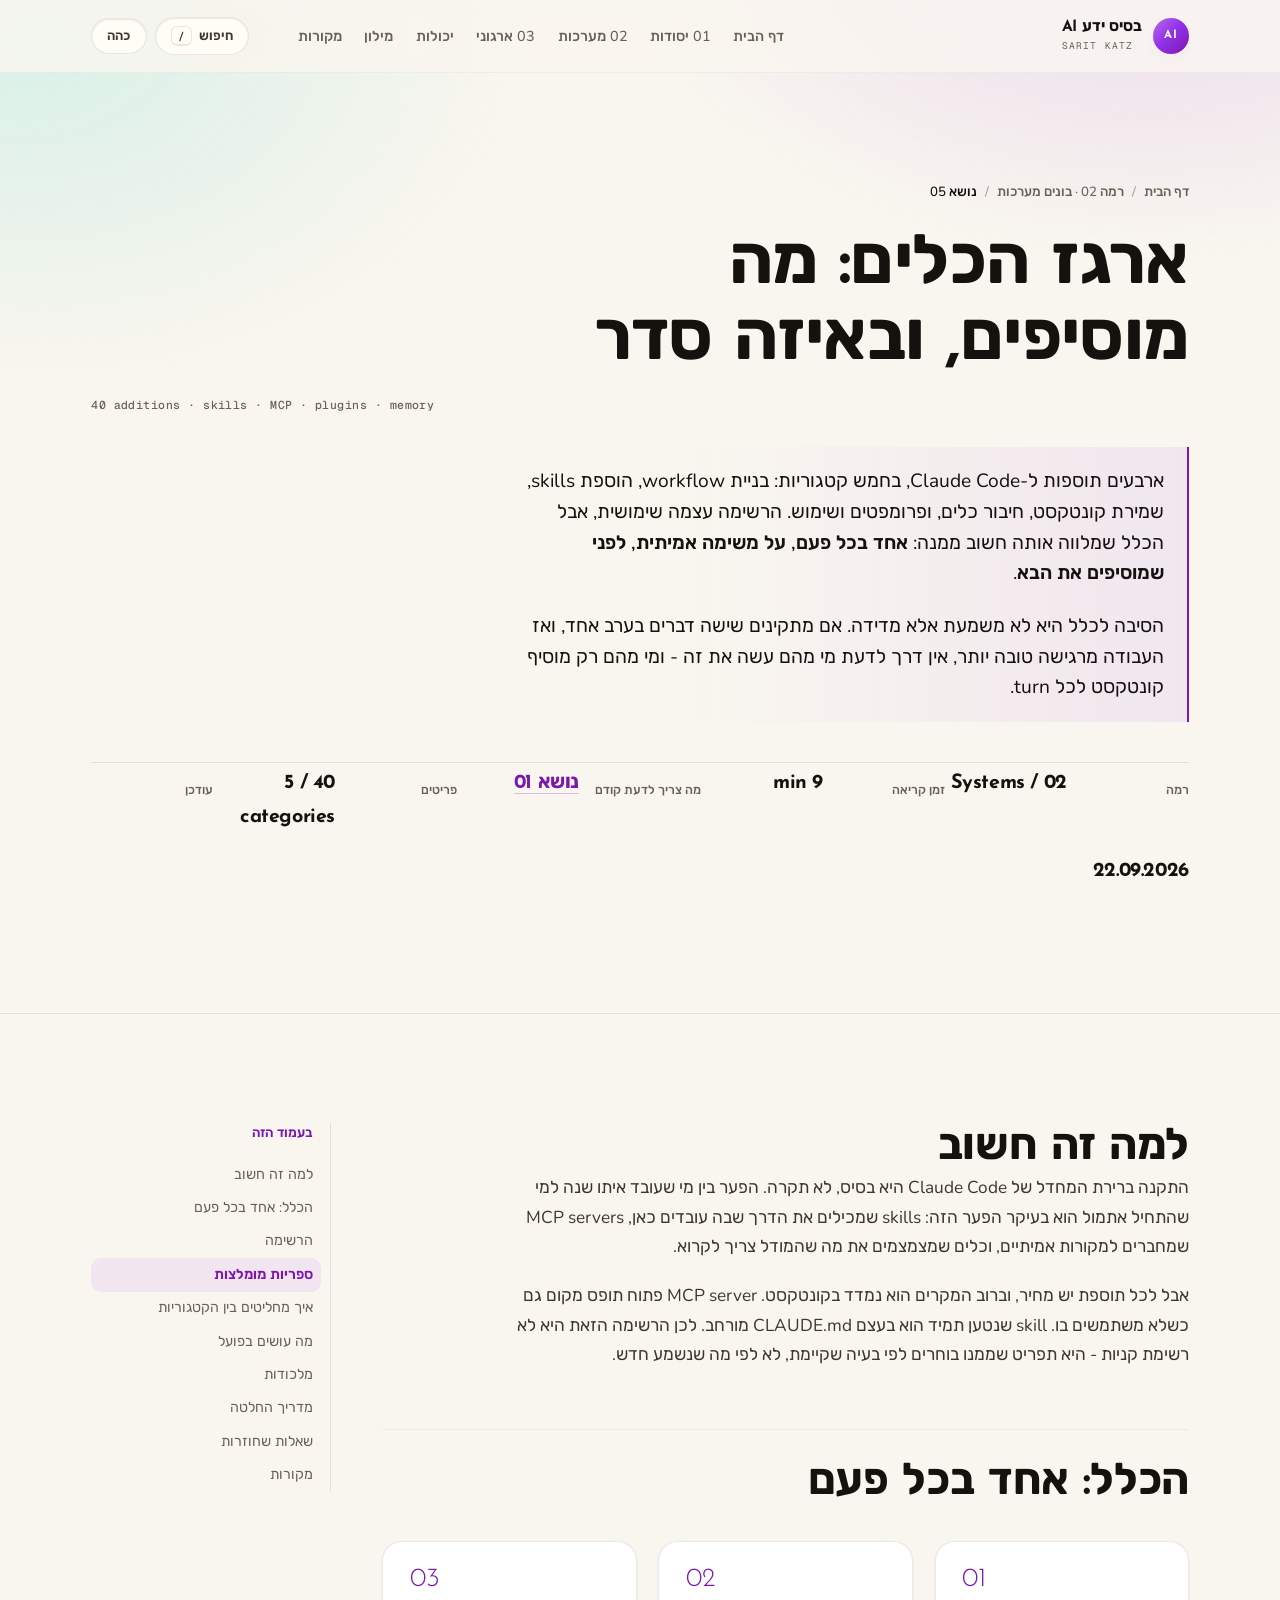
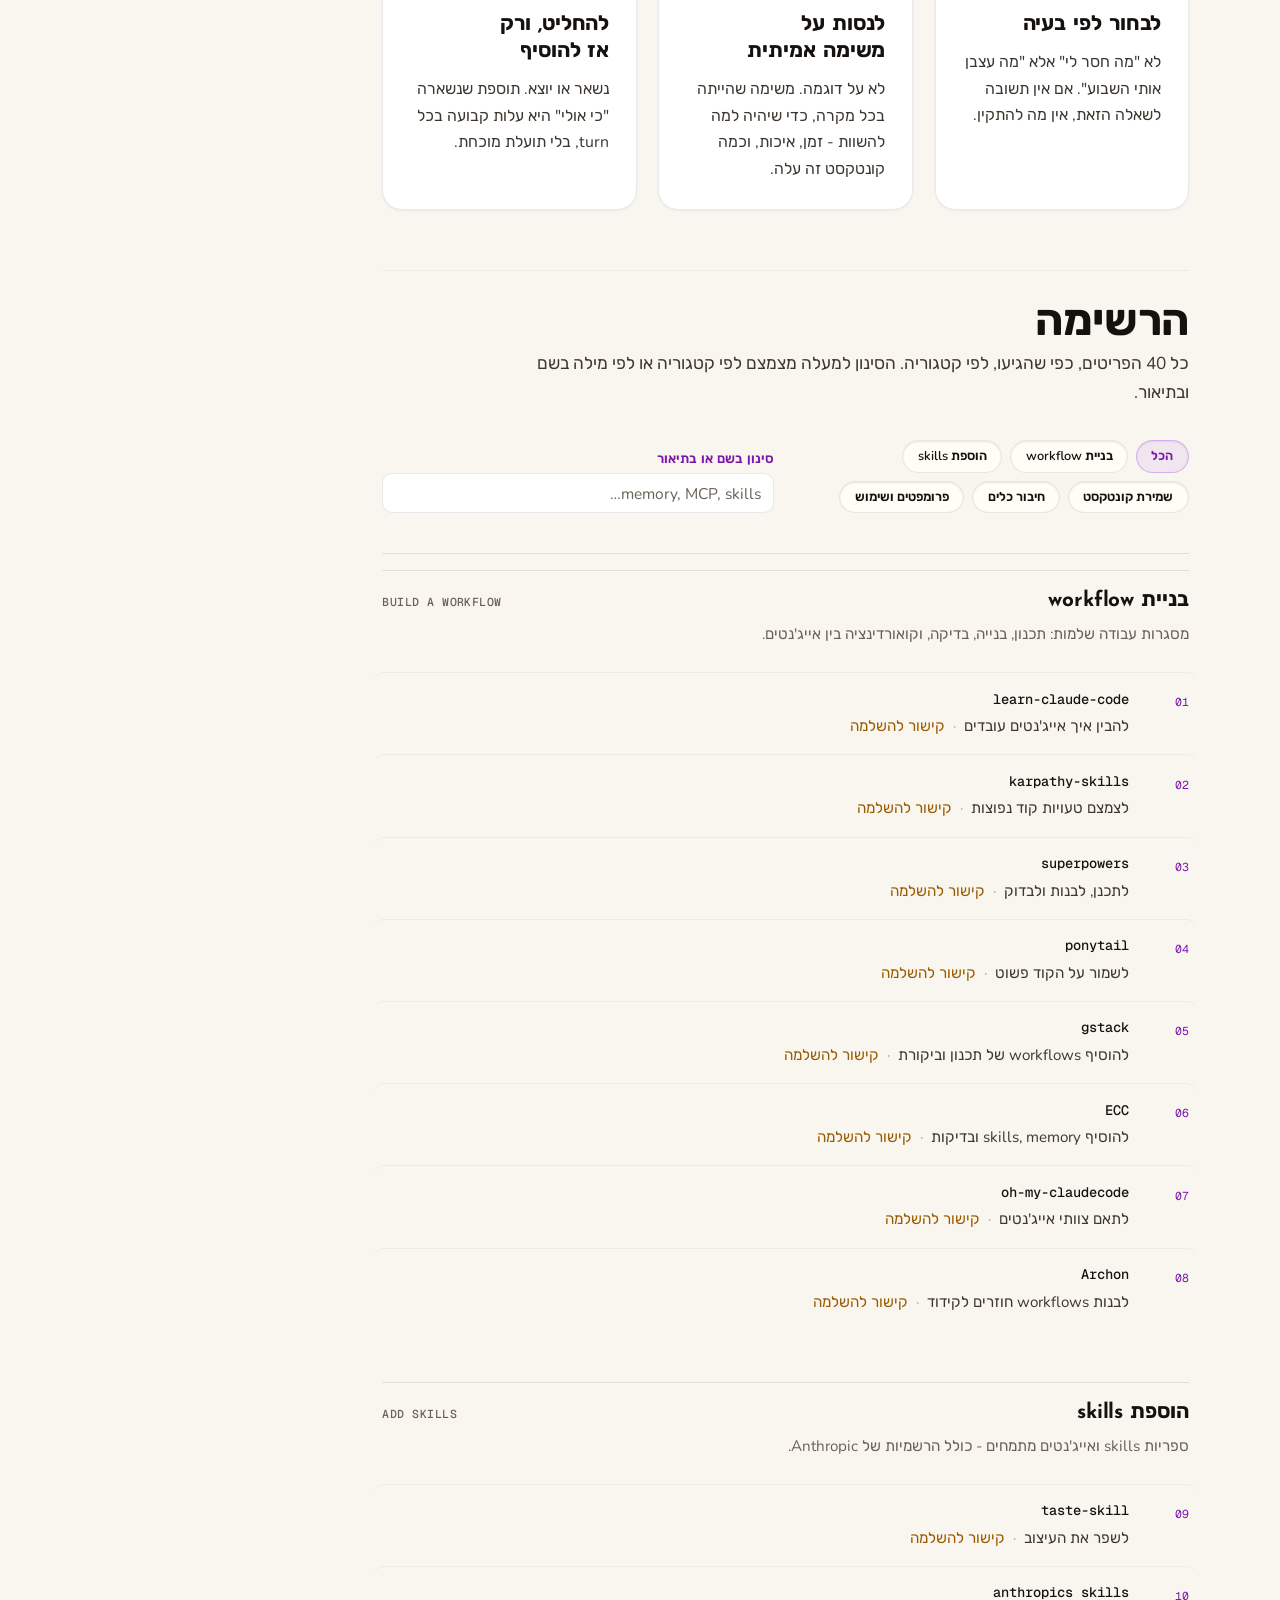
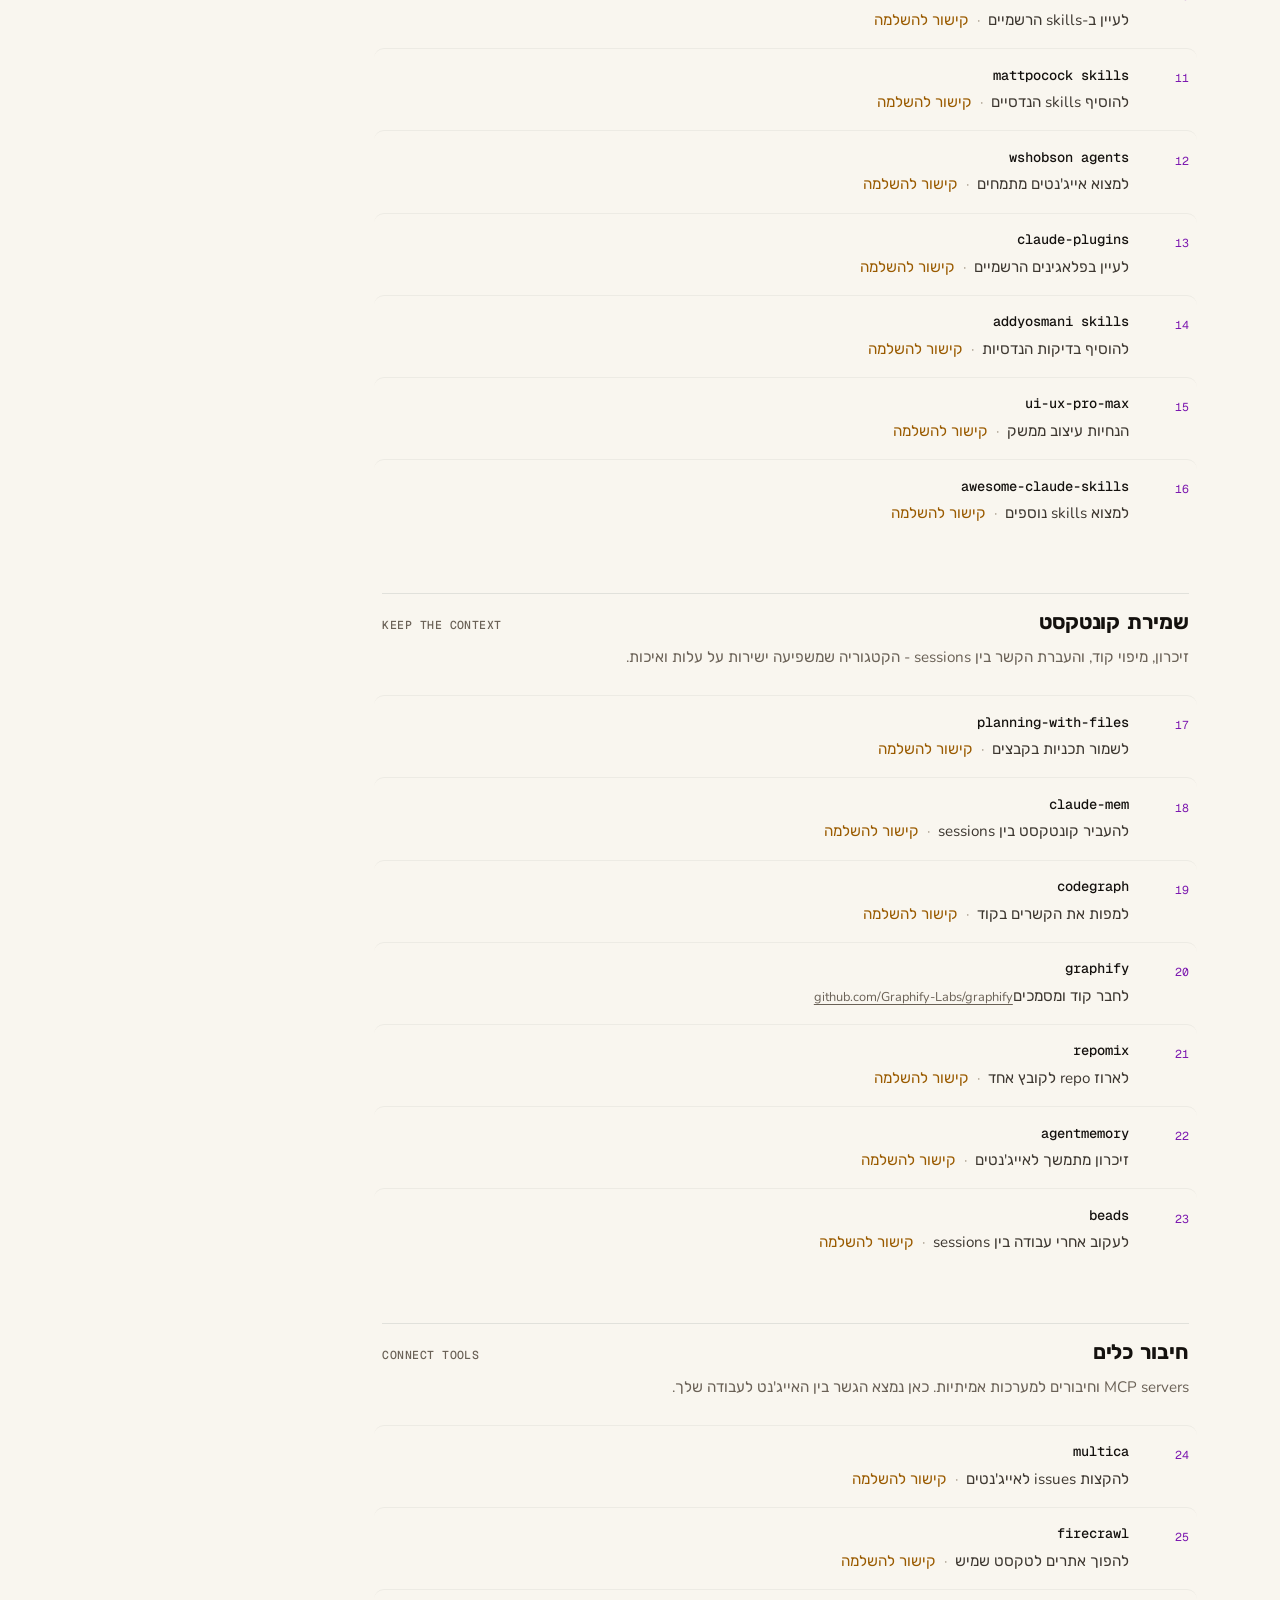
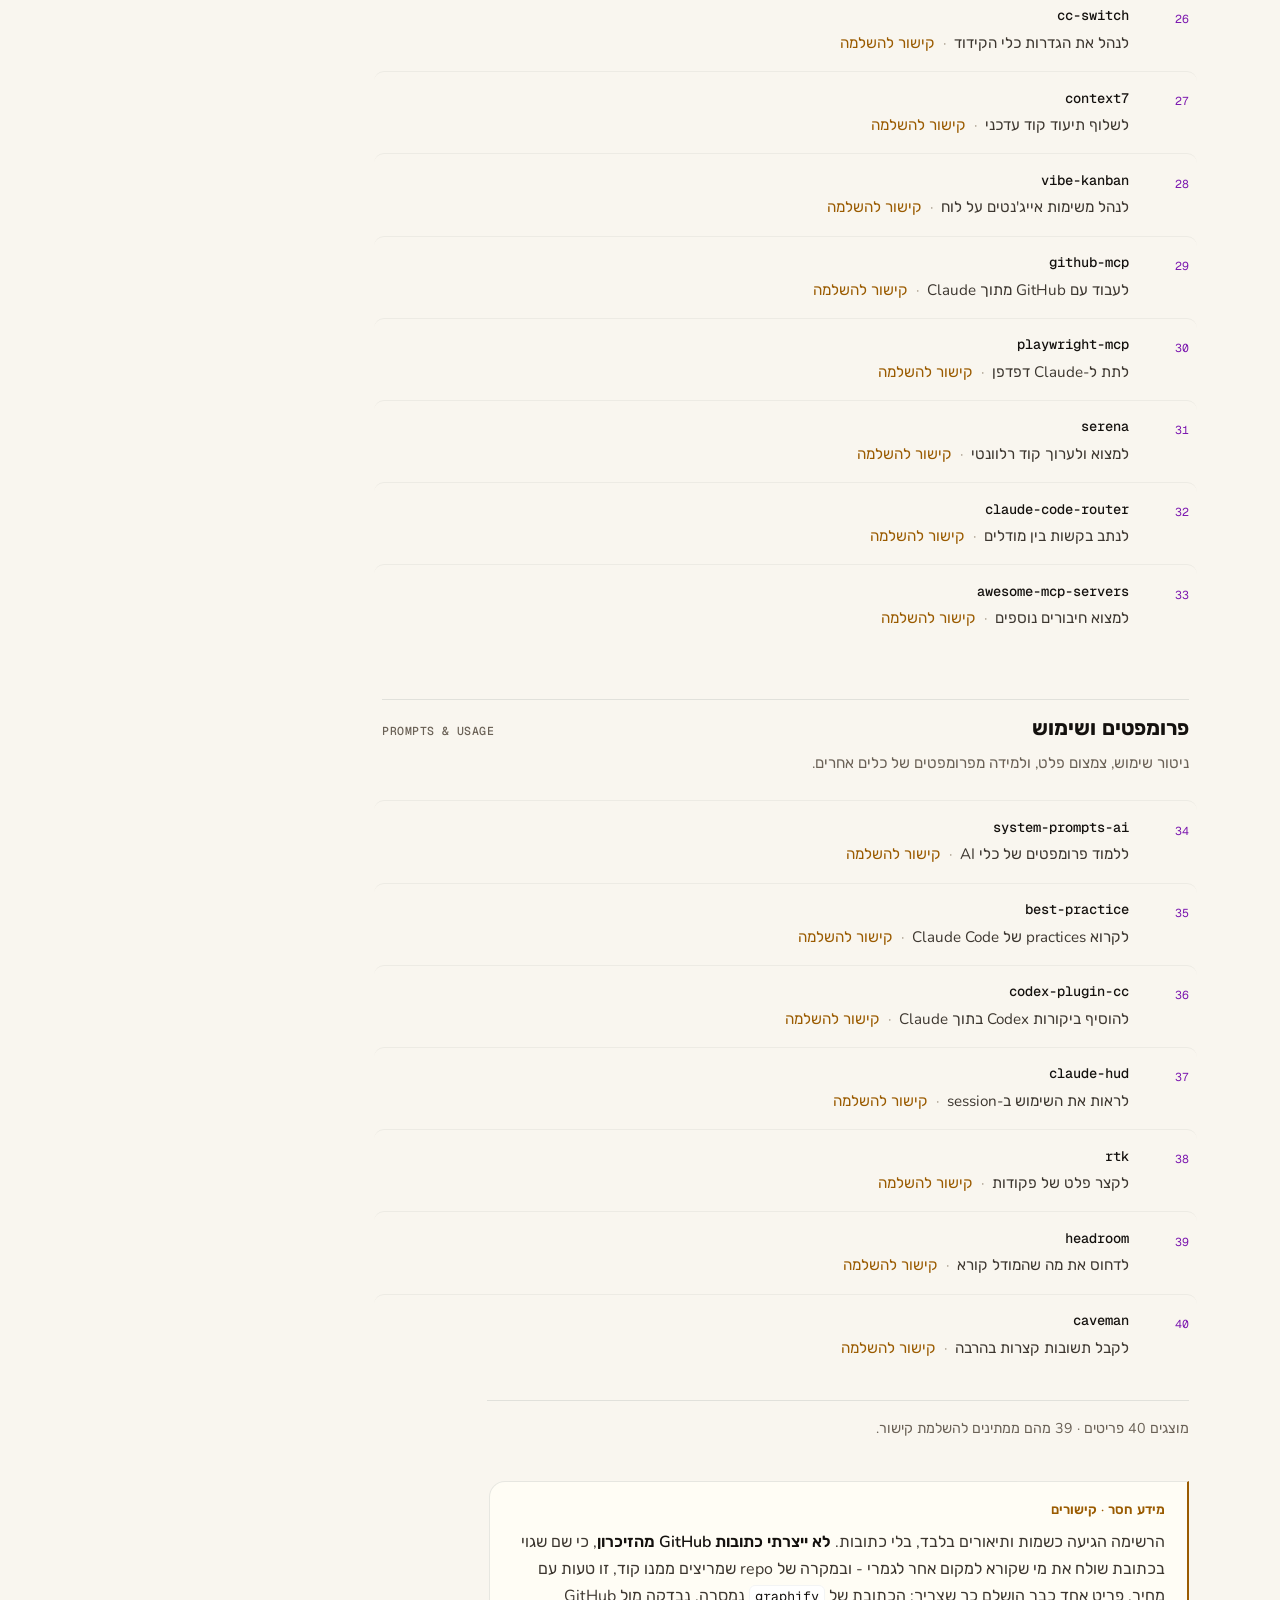
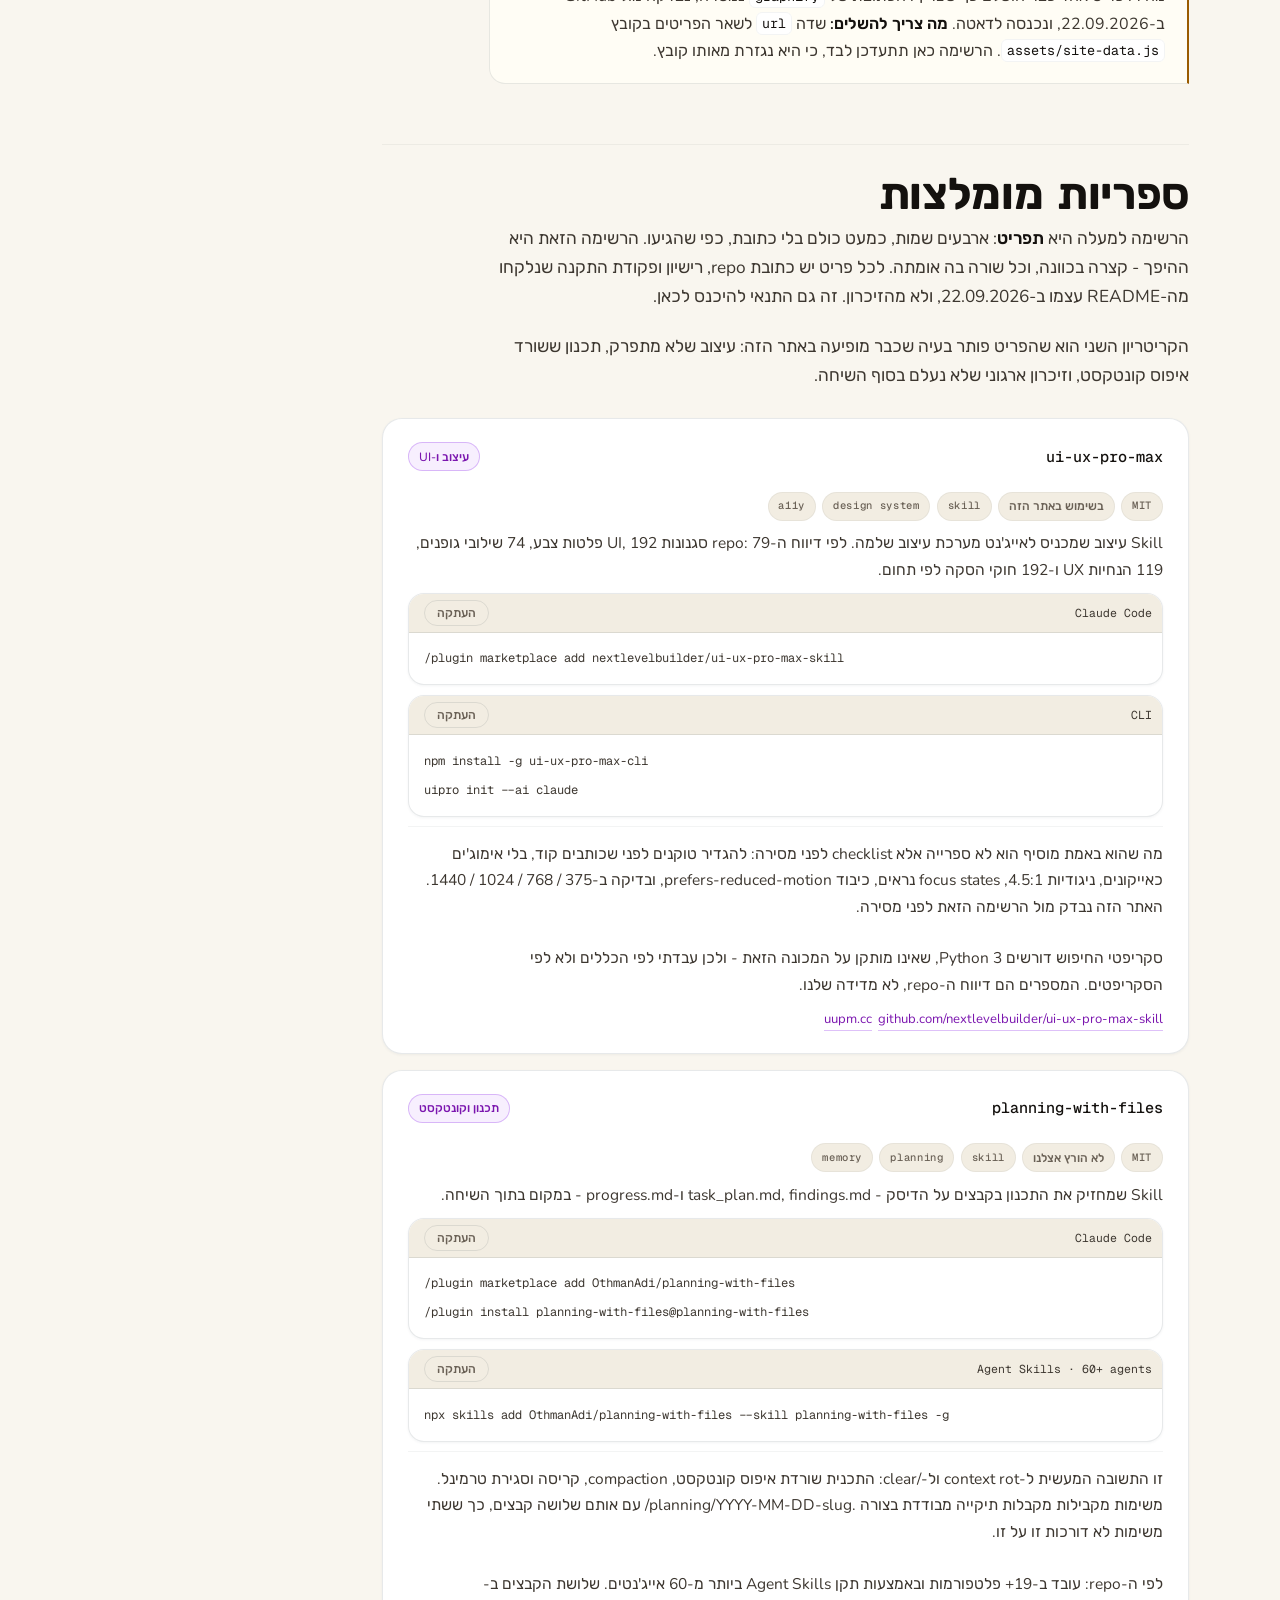
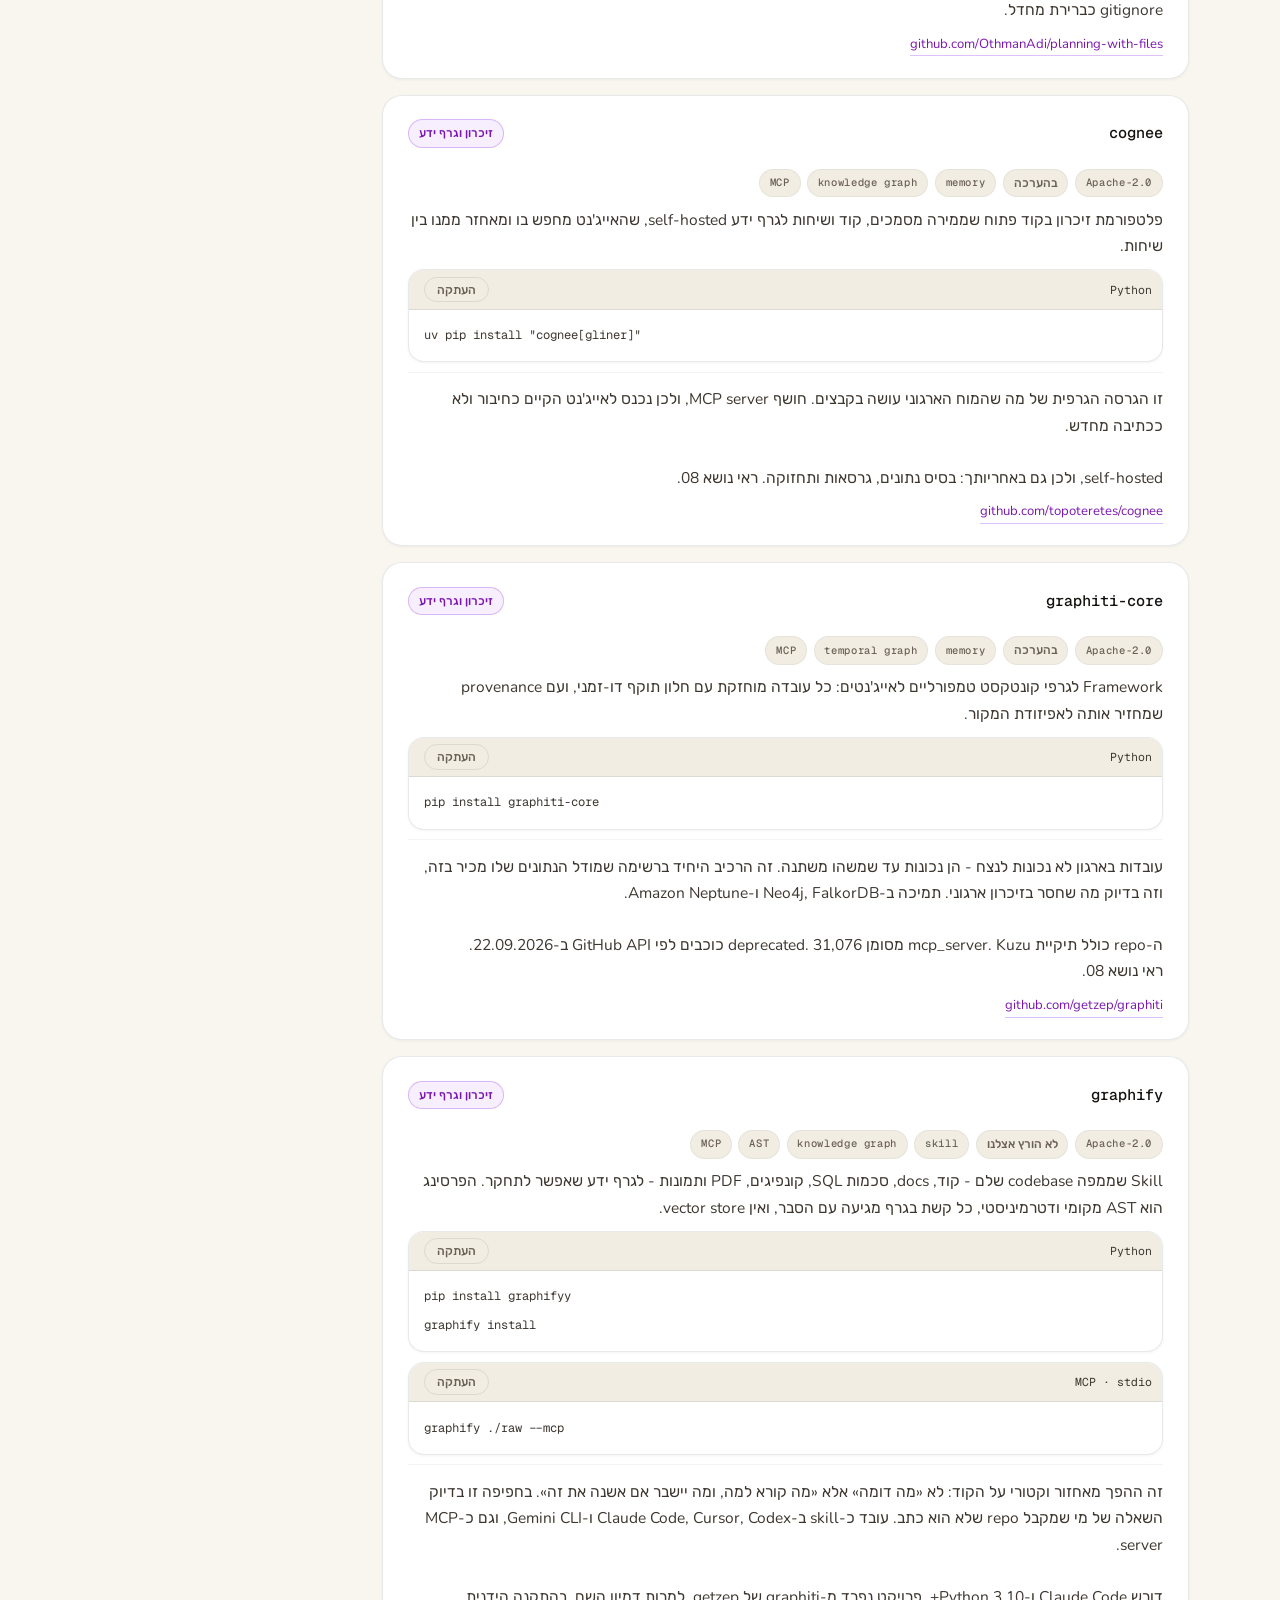
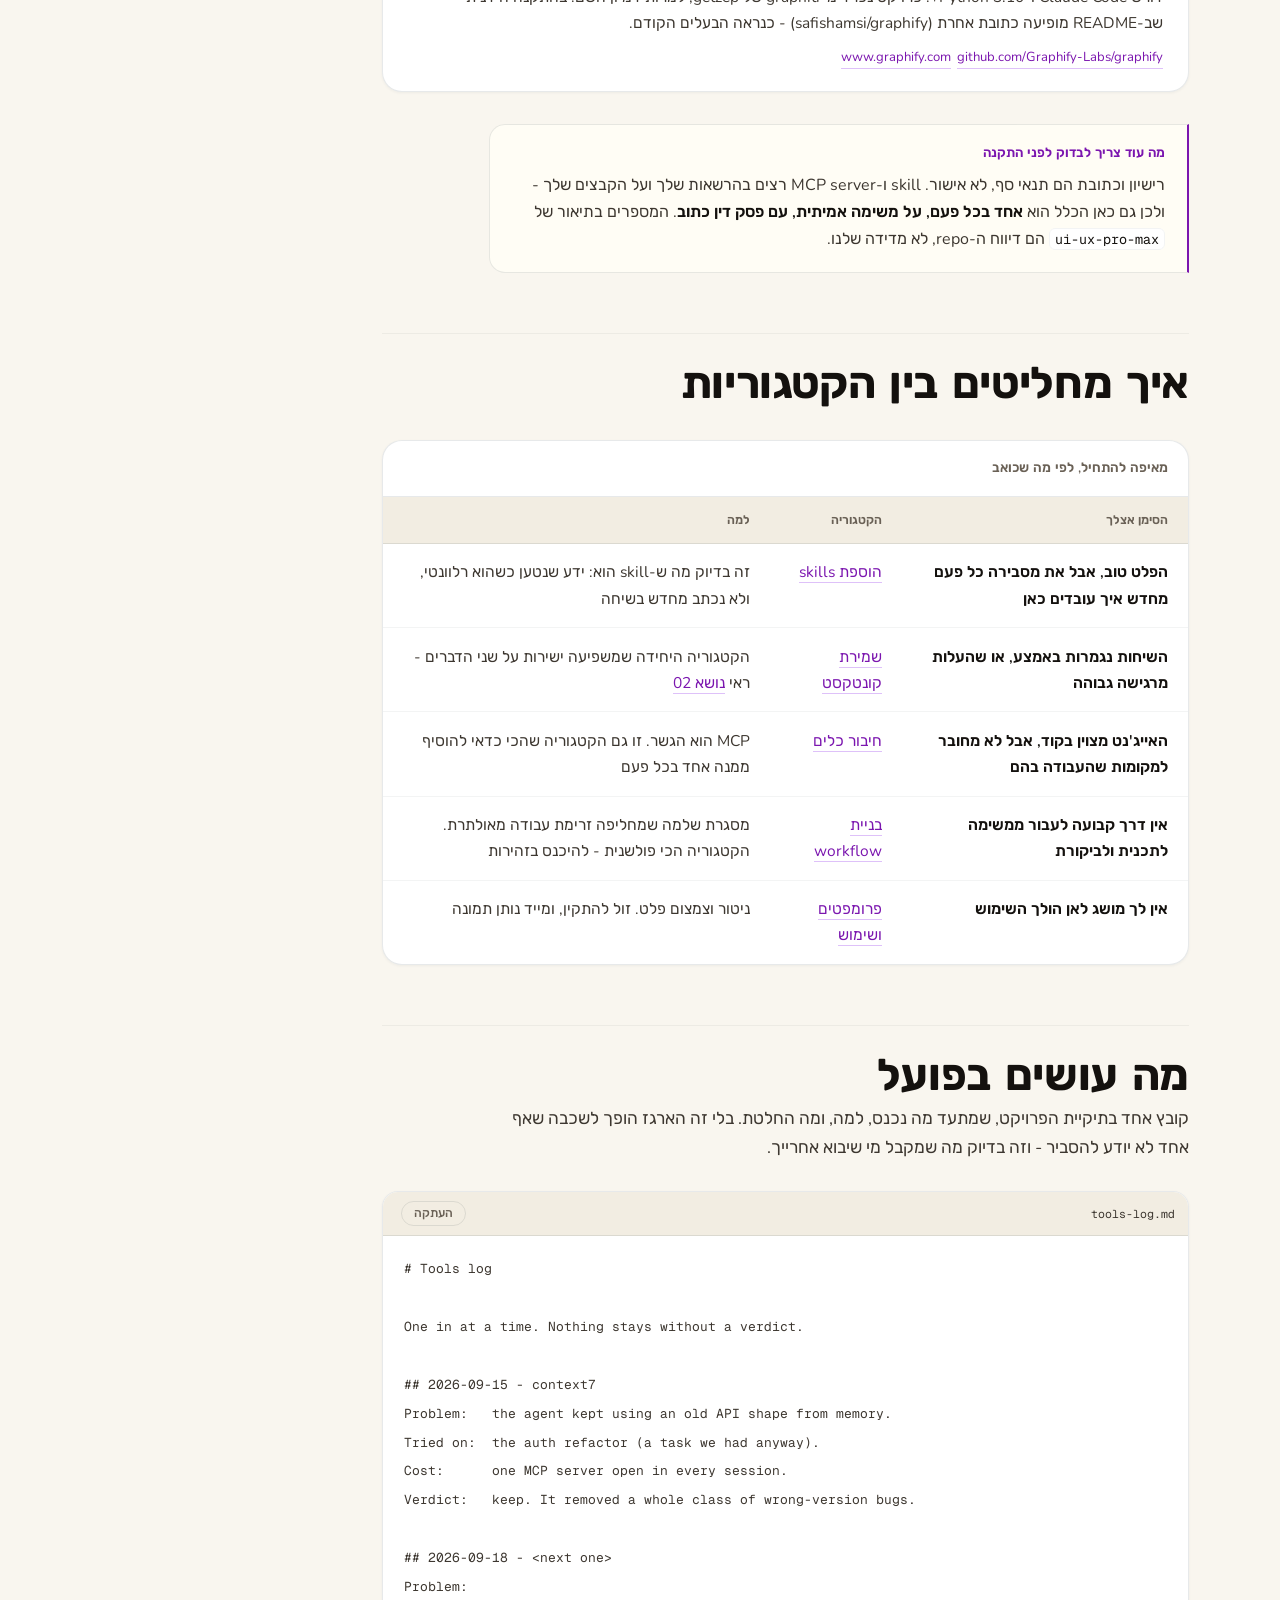
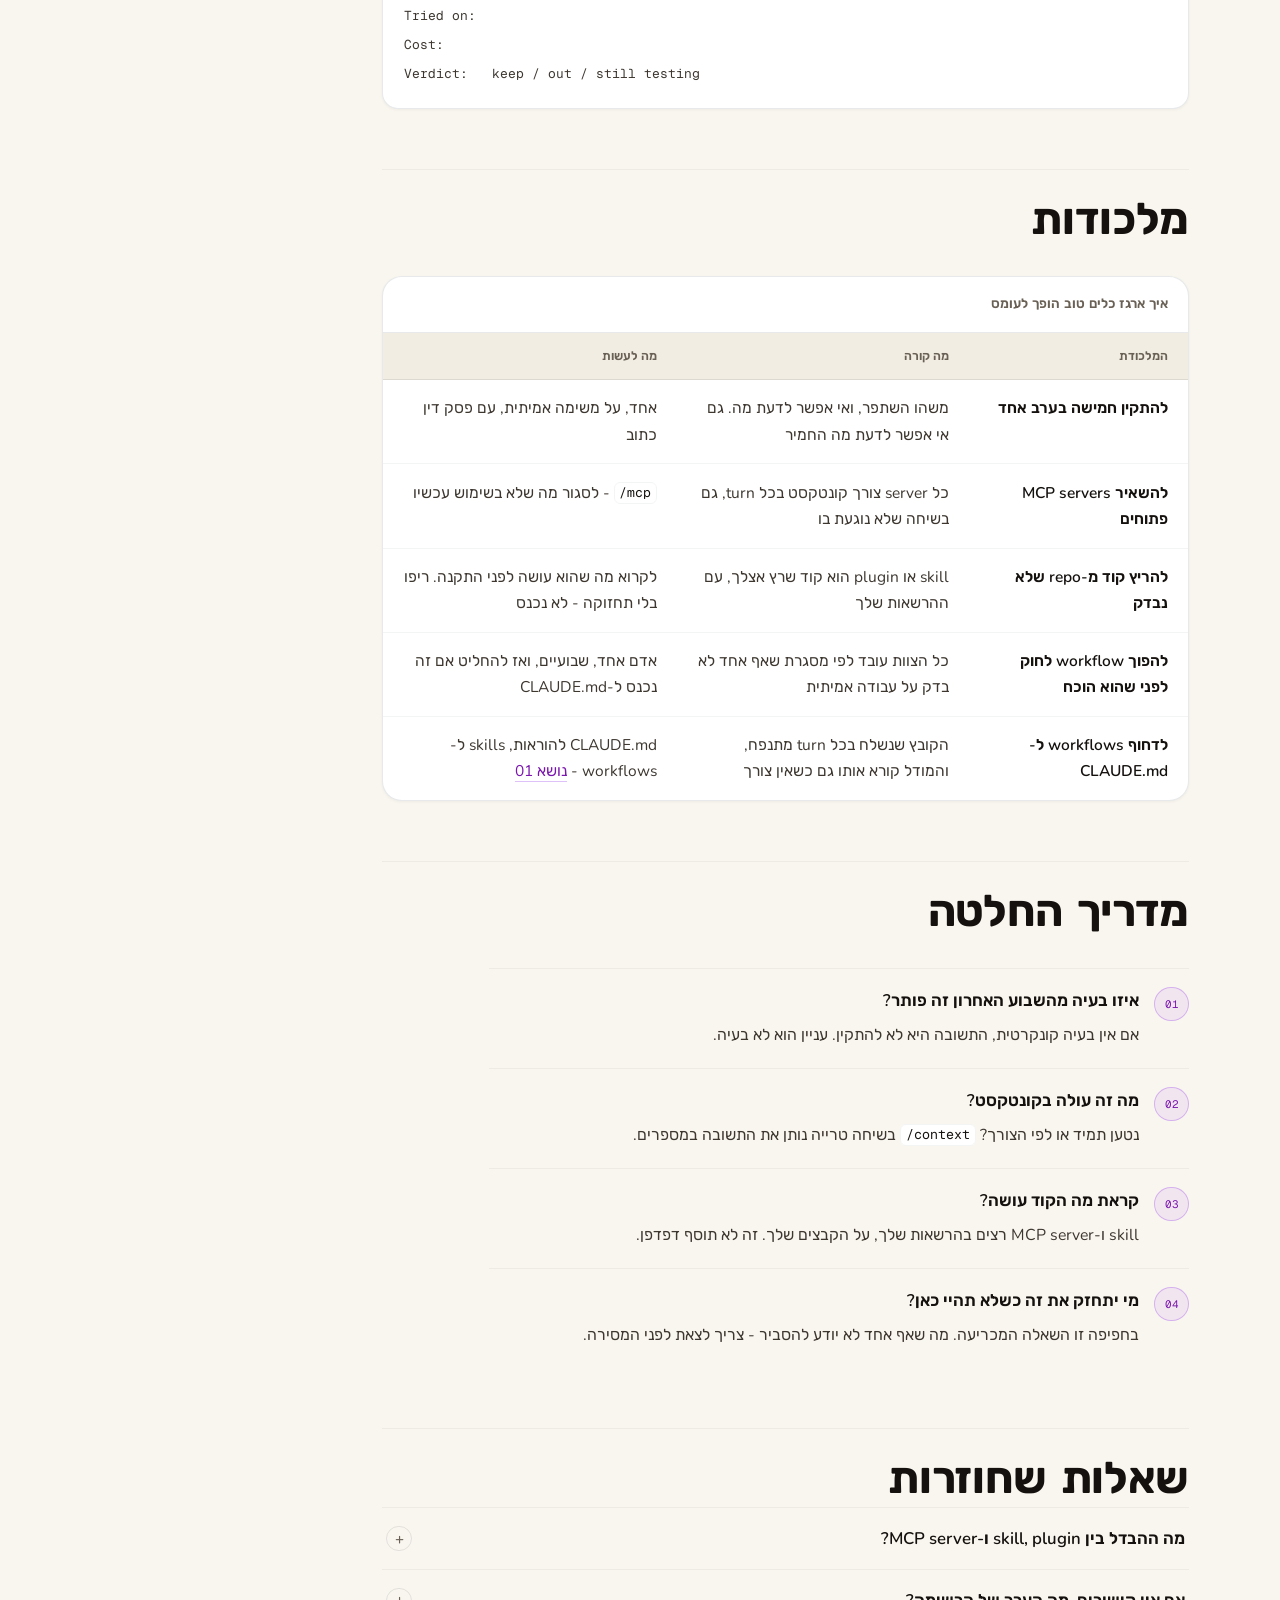
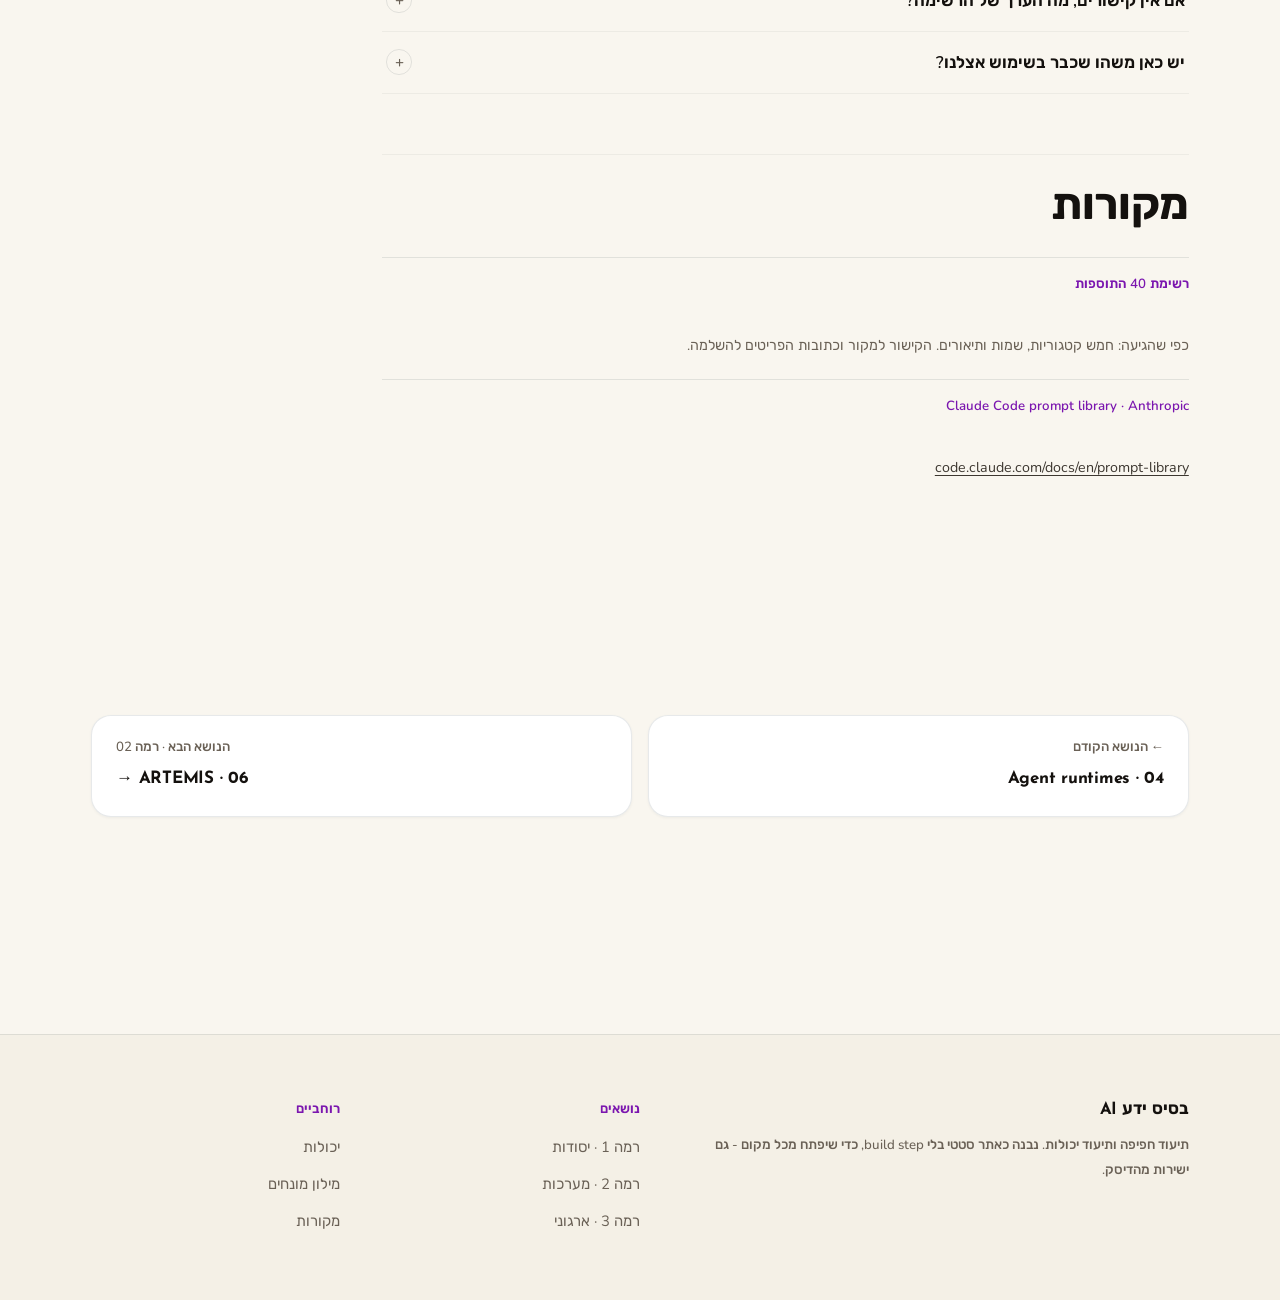
<file: 05-toolbox.html>
<!DOCTYPE html>
<html lang="he" dir="rtl" data-theme="light">
<head>
<meta charset="utf-8">
<meta name="viewport" content="width=device-width, initial-scale=1">
<title>ארגז הכלים: 40 תוספות - בסיס ידע AI</title>
<meta name="description" content="40 תוספות ל-Claude Code בחמש קטגוריות, עם סינון וחיפוש, והכלל שחוזר: אחד בכל פעם, על משימה אמיתית, לפני שמוסיפים את הבא.">
<link rel="preconnect" href="https://fonts.googleapis.com">
<link rel="preconnect" href="https://fonts.gstatic.com" crossorigin>
<link href="https://fonts.googleapis.com/css2?family=Josefin+Sans:wght@300;400;600;700&family=Nunito:wght@300..800&family=Rubik:wght@300..800&family=Geist+Mono:wght@400..600&display=swap" rel="stylesheet">
<link rel="stylesheet" href="assets/styles.css">
<link rel="icon" href="data:,">
<script src="assets/site-data.js"></script>
</head>
<body>
<a class="skip" href="#main">דילוג לתוכן</a>

<header class="site-head">
  <div class="site-head__in">
    <a class="brand" href="index.html">
      <span class="brand__mark" aria-hidden="true">AI</span>
      <span>
        <span class="brand__name">בסיס ידע AI</span>
        <span class="brand__sub">Sarit Katz</span>
      </span>
    </a>
    <nav class="nav" aria-label="ניווט ראשי">
      <a href="index.html">דף הבית</a>
      <a href="01-claude-md.html">01 יסודות</a>
      <a href="03-agent-architecture.html">02 מערכות</a>
      <a href="07-company-brain.html">03 ארגוני</a>
      <a href="capabilities.html">יכולות</a>
      <a href="glossary.html">מילון</a>
      <a href="sources.html">מקורות</a>
    </nav>
    <div class="head-tools">
      <button class="icon-btn" data-search-open aria-label="חיפוש באתר">חיפוש <kbd>/</kbd></button>
      <button class="icon-btn" data-theme-toggle>כהה</button>
      <button class="icon-btn nav-toggle" data-nav-toggle aria-expanded="false" aria-label="תפריט">תפריט</button>
    </div>
  </div>
</header>

<main id="main">

  <section class="section">
    <div class="wrap">
      <nav class="crumbs label label--dim" aria-label="מיקום בעמוד">
        <a href="index.html">דף הבית</a>
        <span aria-hidden="true">/</span>
        <a href="index.html#map">רמה 02 · בונים מערכות</a>
        <span aria-hidden="true">/</span>
        <span aria-current="page">נושא 05</span>
      </nav>
      <h1 style="max-width:20ch">ארגז הכלים: מה מוסיפים, ובאיזה סדר</h1>
      <p class="mono mono-dim" dir="ltr" style="margin:1rem 0 0">40 additions · skills · MCP · plugins · memory</p>
      <div class="answer" style="margin-top:2rem">
        <p>
          ארבעים תוספות ל-Claude Code, בחמש קטגוריות: בניית workflow, הוספת skills, שמירת קונטקסט,
          חיבור כלים, ופרומפטים ושימוש. הרשימה עצמה שימושית, אבל הכלל שמלווה אותה חשוב ממנה:
          <b>אחד בכל פעם, על משימה אמיתית, לפני שמוסיפים את הבא</b>.
        </p>
        <p>
          הסיבה לכלל היא לא משמעת אלא מדידה. אם מתקינים שישה דברים בערב אחד, ואז העבודה מרגישה
          טובה יותר, אין דרך לדעת מי מהם עשה את זה - ומי מהם רק מוסיף קונטקסט לכל turn.
        </p>
      </div>
      <dl class="facts">
        <dt>רמה</dt><dd>02 / Systems</dd>
        <dt>זמן קריאה</dt><dd>9 min</dd>
        <dt>מה צריך לדעת קודם</dt><dd><a href="01-claude-md.html">נושא 01</a></dd>
        <dt>פריטים</dt><dd>40 / 5 categories</dd>
        <dt>עודכן</dt><dd>22.09.2026</dd>
      </dl>
    </div>
  </section>

  <section class="section hairline-top">
    <div class="wrap doc">
      <div>

        <h2 id="why">למה זה חשוב</h2>
        <div class="prose">
          <p>
            התקנה ברירת המחדל של Claude Code היא בסיס, לא תקרה. הפער בין מי שעובד איתו שנה למי
            שהתחיל אתמול הוא בעיקר הפער הזה: skills שמכילים את הדרך שבה עובדים כאן, MCP servers
            שמחברים למקורות אמיתיים, וכלים שמצמצמים את מה שהמודל צריך לקרוא.
          </p>
          <p>
            אבל לכל תוספת יש מחיר, וברוב המקרים הוא נמדד בקונטקסט. MCP server פתוח תופס מקום גם
            כשלא משתמשים בו. skill שנטען תמיד הוא בעצם CLAUDE.md מורחב. לכן הרשימה הזאת היא לא
            רשימת קניות - היא תפריט שממנו בוחרים לפי בעיה שקיימת, לא לפי מה שנשמע חדש.
          </p>
        </div>

        <h2 id="rule">הכלל: אחד בכל פעם</h2>
        <div class="grid grid-3" style="margin-top:2rem">
          <div class="mod">
            <span class="num">01</span>
            <h3>לבחור לפי בעיה</h3>
            <p>
              לא "מה חסר לי" אלא "מה עצבן אותי השבוע". אם אין תשובה לשאלה הזאת, אין מה להתקין.
            </p>
          </div>
          <div class="mod">
            <span class="num">02</span>
            <h3>לנסות על משימה אמיתית</h3>
            <p>
              לא על דוגמה. משימה שהייתה בכל מקרה, כדי שיהיה למה להשוות - זמן, איכות, וכמה קונטקסט
              זה עלה.
            </p>
          </div>
          <div class="mod">
            <span class="num">03</span>
            <h3>להחליט, ורק אז להוסיף</h3>
            <p>
              נשאר או יוצא. תוספת שנשארה "כי אולי" היא עלות קבועה בכל turn, בלי תועלת מוכחת.
            </p>
          </div>
        </div>

        <h2 id="list">הרשימה</h2>
        <div class="prose">
          <p>
            כל 40 הפריטים, כפי שהגיעו, לפי קטגוריה. הסינון למעלה מצמצם לפי קטגוריה או לפי מילה
            בשם ובתיאור.
          </p>
        </div>

        <div data-toolbox style="margin-top:2rem"><p class="muted">טוען את הרשימה…</p></div>

        <div class="note note--gap" style="margin-top:2.5rem">
          <span class="label">מידע חסר · קישורים</span>
          <p>
            הרשימה הגיעה כשמות ותיאורים בלבד, בלי כתובות. <b>לא ייצרתי כתובות GitHub מהזיכרון</b>,
            כי שם שגוי בכתובת שולח את מי שקורא למקום אחר לגמרי - ובמקרה של repo שמריצים ממנו קוד,
            זו טעות עם מחיר. פריט אחד כבר הושלם כך שצריך: הכתובת של <code>graphify</code> נמסרה,
            נבדקה מול GitHub ב-22.09.2026, ונכנסה לדאטה. <b>מה צריך להשלים:</b> שדה
            <code>url</code> לשאר הפריטים בקובץ
            <code>assets/site-data.js</code>. הרשימה כאן תתעדכן לבד, כי היא נגזרת מאותו קובץ.
          </p>
        </div>

        <h2 id="libs">ספריות מומלצות</h2>
        <div class="prose">
          <p>
            הרשימה למעלה היא <b>תפריט</b>: ארבעים שמות, כמעט כולם בלי כתובת, כפי שהגיעו. הרשימה הזאת היא
            ההיפך - קצרה בכוונה, וכל שורה בה אומתה. לכל פריט יש כתובת repo, רישיון ופקודת התקנה
            שנלקחו מה-README עצמו ב-22.09.2026, ולא מהזיכרון. זה גם התנאי להיכנס לכאן.
          </p>
          <p>
            הקריטריון השני הוא שהפריט פותר בעיה שכבר מופיעה באתר הזה: עיצוב שלא מתפרק, תכנון
            ששורד איפוס קונטקסט, וזיכרון ארגוני שלא נעלם בסוף השיחה.
          </p>
        </div>

        <div data-libs style="margin-top:1.75rem"><p class="muted">טוען את הרשימה…</p></div>

        <div class="note" style="margin-top:2rem">
          <span class="label">מה עוד צריך לבדוק לפני התקנה</span>
          <p>
            רישיון וכתובת הם תנאי סף, לא אישור. skill ו-MCP server רצים בהרשאות שלך ועל הקבצים
            שלך - ולכן גם כאן הכלל הוא <b>אחד בכל פעם, על משימה אמיתית, עם פסק דין כתוב</b>.
            המספרים בתיאור של <code>ui-ux-pro-max</code> הם דיווח ה-repo, לא מדידה שלנו.
          </p>
        </div>

        <h2 id="how">איך מחליטים בין הקטגוריות</h2>
        <div class="table-scroll">
          <table class="decide">
            <caption>מאיפה להתחיל, לפי מה שכואב</caption>
            <thead>
              <tr><th>הסימן אצלך</th><th>הקטגוריה</th><th>למה</th></tr>
            </thead>
            <tbody>
              <tr>
                <td>הפלט טוב, אבל את מסבירה כל פעם מחדש איך עובדים כאן</td>
                <td><a href="#cat-skills">הוספת skills</a></td>
                <td>זה בדיוק מה ש-skill הוא: ידע שנטען כשהוא רלוונטי, ולא נכתב מחדש בשיחה</td>
              </tr>
              <tr>
                <td>השיחות נגמרות באמצע, או שהעלות מרגישה גבוהה</td>
                <td><a href="#cat-context">שמירת קונטקסט</a></td>
                <td>הקטגוריה היחידה שמשפיעה ישירות על שני הדברים - ראי <a href="02-context-economy.html">נושא 02</a></td>
              </tr>
              <tr>
                <td>האייג'נט מצוין בקוד, אבל לא מחובר למקומות שהעבודה בהם</td>
                <td><a href="#cat-tools">חיבור כלים</a></td>
                <td>MCP הוא הגשר. זו גם הקטגוריה שהכי כדאי להוסיף ממנה אחד בכל פעם</td>
              </tr>
              <tr>
                <td>אין דרך קבועה לעבור ממשימה לתכנית ולביקורת</td>
                <td><a href="#cat-workflow">בניית workflow</a></td>
                <td>מסגרת שלמה שמחליפה זרימת עבודה מאולתרת. הקטגוריה הכי פולשנית - להיכנס בזהירות</td>
              </tr>
              <tr>
                <td>אין לך מושג לאן הולך השימוש</td>
                <td><a href="#cat-prompts">פרומפטים ושימוש</a></td>
                <td>ניטור וצמצום פלט. זול להתקין, ומייד נותן תמונה</td>
              </tr>
            </tbody>
          </table>
        </div>

        <h2 id="do">מה עושים בפועל</h2>
        <div class="prose">
          <p>
            קובץ אחד בתיקיית הפרויקט, שמתעד מה נכנס, למה, ומה החלטת. בלי זה הארגז הופך לשכבה
            שאף אחד לא יודע להסביר - וזה בדיוק מה שמקבל מי שיבוא אחרייך.
          </p>
        </div>
        <div class="code" style="margin-top:1.75rem">
          <div class="code__head">
            <span class="code__label">tools-log.md</span>
            <button class="copy" type="button">העתקה</button>
          </div>
<pre><code># Tools log

One in at a time. Nothing stays without a verdict.

## 2026-09-15 - context7
Problem:   the agent kept using an old API shape from memory.
Tried on:  the auth refactor (a task we had anyway).
Cost:      one MCP server open in every session.
Verdict:   keep. It removed a whole class of wrong-version bugs.

## 2026-09-18 - &lt;next one&gt;
Problem:
Tried on:
Cost:
Verdict:   keep / out / still testing</code></pre>
        </div>

        <h2 id="traps">מלכודות</h2>
        <div class="table-scroll">
          <table class="decide">
            <caption>איך ארגז כלים טוב הופך לעומס</caption>
            <thead>
              <tr><th>המלכודת</th><th>מה קורה</th><th>מה לעשות</th></tr>
            </thead>
            <tbody>
              <tr>
                <td>להתקין חמישה בערב אחד</td>
                <td>משהו השתפר, ואי אפשר לדעת מה. גם אי אפשר לדעת מה החמיר</td>
                <td>אחד, על משימה אמיתית, עם פסק דין כתוב</td>
              </tr>
              <tr>
                <td>להשאיר MCP servers פתוחים</td>
                <td>כל server צורך קונטקסט בכל turn, גם בשיחה שלא נוגעת בו</td>
                <td><code>/mcp</code> - לסגור מה שלא בשימוש עכשיו</td>
              </tr>
              <tr>
                <td>להריץ קוד מ-repo שלא נבדק</td>
                <td>skill או plugin הוא קוד שרץ אצלך, עם ההרשאות שלך</td>
                <td>לקרוא מה שהוא עושה לפני התקנה. ריפו בלי תחזוקה - לא נכנס</td>
              </tr>
              <tr>
                <td>להפוך workflow לחוק לפני שהוא הוכח</td>
                <td>כל הצוות עובד לפי מסגרת שאף אחד לא בדק על עבודה אמיתית</td>
                <td>אדם אחד, שבועיים, ואז להחליט אם זה נכנס ל-CLAUDE.md</td>
              </tr>
              <tr>
                <td>לדחוף workflows ל-CLAUDE.md</td>
                <td>הקובץ שנשלח בכל turn מתנפח, והמודל קורא אותו גם כשאין צורך</td>
                <td>CLAUDE.md להוראות, skills ל-workflows - <a href="01-claude-md.html">נושא 01</a></td>
              </tr>
            </tbody>
          </table>
        </div>

        <h2 id="decide">מדריך החלטה</h2>
        <ol class="check">
          <li>
            <b>איזו בעיה מהשבוע האחרון זה פותר?</b>
            <span>אם אין בעיה קונקרטית, התשובה היא לא להתקין. עניין הוא לא בעיה.</span>
          </li>
          <li>
            <b>מה זה עולה בקונטקסט?</b>
            <span>נטען תמיד או לפי הצורך? <code>/context</code> בשיחה טרייה נותן את התשובה במספרים.</span>
          </li>
          <li>
            <b>קראת מה הקוד עושה?</b>
            <span>skill ו-MCP server רצים בהרשאות שלך, על הקבצים שלך. זה לא תוסף דפדפן.</span>
          </li>
          <li>
            <b>מי יתחזק את זה כשלא תהיי כאן?</b>
            <span>בחפיפה זו השאלה המכריעה. מה שאף אחד לא יודע להסביר - צריך לצאת לפני המסירה.</span>
          </li>
        </ol>

        <h2 id="faq">שאלות שחוזרות</h2>
        <div>
          <div class="faq-item">
            <button class="faq-q" type="button" aria-expanded="false">
              <span>מה ההבדל בין skill, plugin ו-MCP server?</span>
              <span class="faq-x" aria-hidden="true">+</span>
            </button>
            <div class="faq-a"><div class="faq-a-inner"><div>
              skill הוא הוראות - טקסט שנטען כשהוא רלוונטי. MCP server הוא חיבור לכלי או למקור
              חיצוני. plugin הוא אריזה שיכולה להכיל את שניהם ועוד. המשמעות המעשית: skill עולה
              קונטקסט, MCP server עולה קונטקסט וגם פותח דלת למערכת אמיתית.
            </div></div></div>
          </div>
          <div class="faq-item">
            <button class="faq-q" type="button" aria-expanded="false">
              <span>אם אין קישורים, מה הערך של הרשימה?</span>
              <span class="faq-x" aria-hidden="true">+</span>
            </button>
            <div class="faq-a"><div class="faq-a-inner"><div>
              המיפוי. חמש הקטגוריות מראות אילו סוגי בעיות בכלל נפתרים בתוספת, וזה מה שמכריע לפני
              הבחירה. את השם עצמו אפשר לחפש; קישור שגוי - לא. לכן שדה הקישור נשאר ריק ומסומן
              ככזה, ומתמלא כשכתובת נמסרת ונבדקת - כמו שקרה עם <code>graphify</code>.
            </div></div></div>
          </div>
          <div class="faq-item">
            <button class="faq-q" type="button" aria-expanded="false">
              <span>יש כאן משהו שכבר בשימוש אצלנו?</span>
              <span class="faq-x" aria-hidden="true">+</span>
            </button>
            <div class="faq-a"><div class="faq-a-inner"><div>
              זה בדיוק מה שצריך להיות מסומן לפני החפיפה. הרשימה כרגע היא תפריט חיצוני, לא מצב
              קיים. מיפוי מה מותקן, אצל מי, ומה הפסק דין - נמצא ברשימת ההשלמות בעמוד
              <a href="capabilities.html">היכולות</a>.
            </div></div></div>
          </div>
        </div>

        <h2 id="sources">מקורות</h2>
        <ul class="stack" style="list-style:none;padding:0;margin-top:1.5rem">
          <li class="hairline-top" style="padding-top:1rem">
            <p class="label">רשימת 40 התוספות</p>
            <p class="source-note">כפי שהגיעה: חמש קטגוריות, שמות ותיאורים. הקישור למקור וכתובות הפריטים להשלמה.</p>
          </li>
          <li class="hairline-top" style="padding-top:1rem">
            <p class="label">Claude Code prompt library · Anthropic</p>
            <p class="source-note"><a class="lat" href="https://code.claude.com/docs/en/prompt-library" target="_blank" rel="noopener">code.claude.com/docs/en/prompt-library</a></p>
          </li>
        </ul>

      </div>

      <aside class="toc" data-toc aria-label="תוכן העמוד">
        <span class="label">בעמוד הזה</span>
      </aside>
    </div>
  </section>

  <section class="section" style="padding-top:0">
    <div class="wrap">
      <nav class="pager" aria-label="ניווט בין נושאים">
        <a href="04-runtimes.html">
          <span class="label label--dim">← הנושא הקודם</span>
          <strong>04 · Agent runtimes</strong>
        </a>
        <a href="06-artemis.html">
          <span class="label label--dim">הנושא הבא · רמה 02</span>
          <strong>06 · ARTEMIS →</strong>
        </a>
      </nav>
    </div>
  </section>
</main>

<footer class="site-foot">
  <div class="wrap foot-grid">
    <div>
      <h3>בסיס ידע AI</h3>
      <p class="label label--dim" style="line-height:1.85">
        תיעוד חפיפה ותיעוד יכולות. נבנה כאתר סטטי בלי build step,
        כדי שיפתח מכל מקום - גם ישירות מהדיסק.
      </p>
    </div>
    <div>
      <p class="label">נושאים</p>
      <ul>
        <li><a href="01-claude-md.html">רמה 1 · יסודות</a></li>
        <li><a href="03-agent-architecture.html">רמה 2 · מערכות</a></li>
        <li><a href="07-company-brain.html">רמה 3 · ארגוני</a></li>
      </ul>
    </div>
    <div>
      <p class="label">רוחביים</p>
      <ul>
        <li><a href="capabilities.html">יכולות</a></li>
        <li><a href="glossary.html">מילון מונחים</a></li>
        <li><a href="sources.html">מקורות</a></li>
      </ul>
    </div>
  </div>
</footer>

<div class="search" data-search role="dialog" aria-modal="true" aria-label="חיפוש באתר">
  <div class="search__veil"></div>
  <div class="search__panel">
    <input class="search__input" id="site-search" name="q" type="search" placeholder="חיפוש בכל האתר, במילון ובארגז הכלים…" aria-label="שדה חיפוש">
    <div class="search__results"></div>
    <div class="search__foot">
      <span class="label label--dim"><kbd>↑</kbd> <kbd>↓</kbd> מעבר</span>
      <span class="label label--dim"><kbd>Enter</kbd> פתיחה</span>
      <span class="label label--dim"><kbd>Esc</kbd> סגירה</span>
    </div>
  </div>
</div>

<script src="assets/search-index.js"></script>
<script src="assets/app.js"></script>
<script src="assets/demos.js"></script>
</body>
</html>
</file>
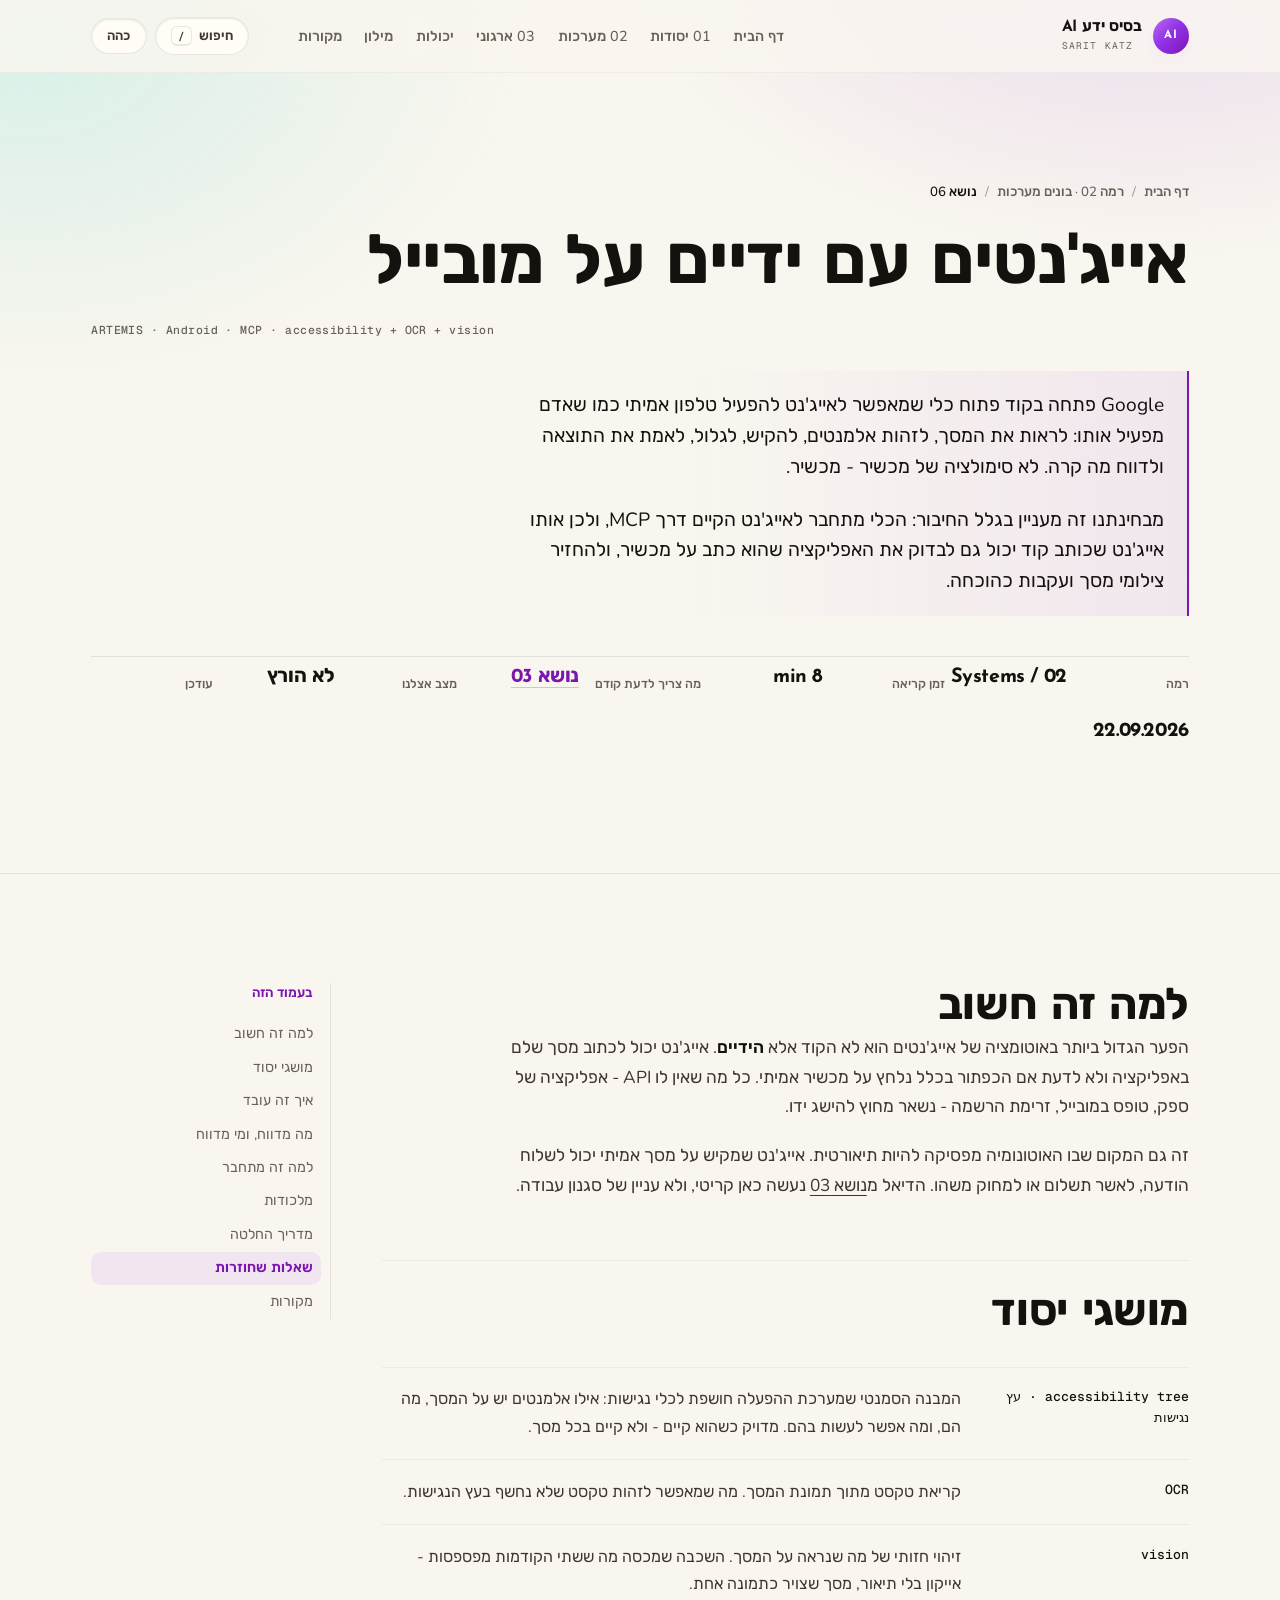
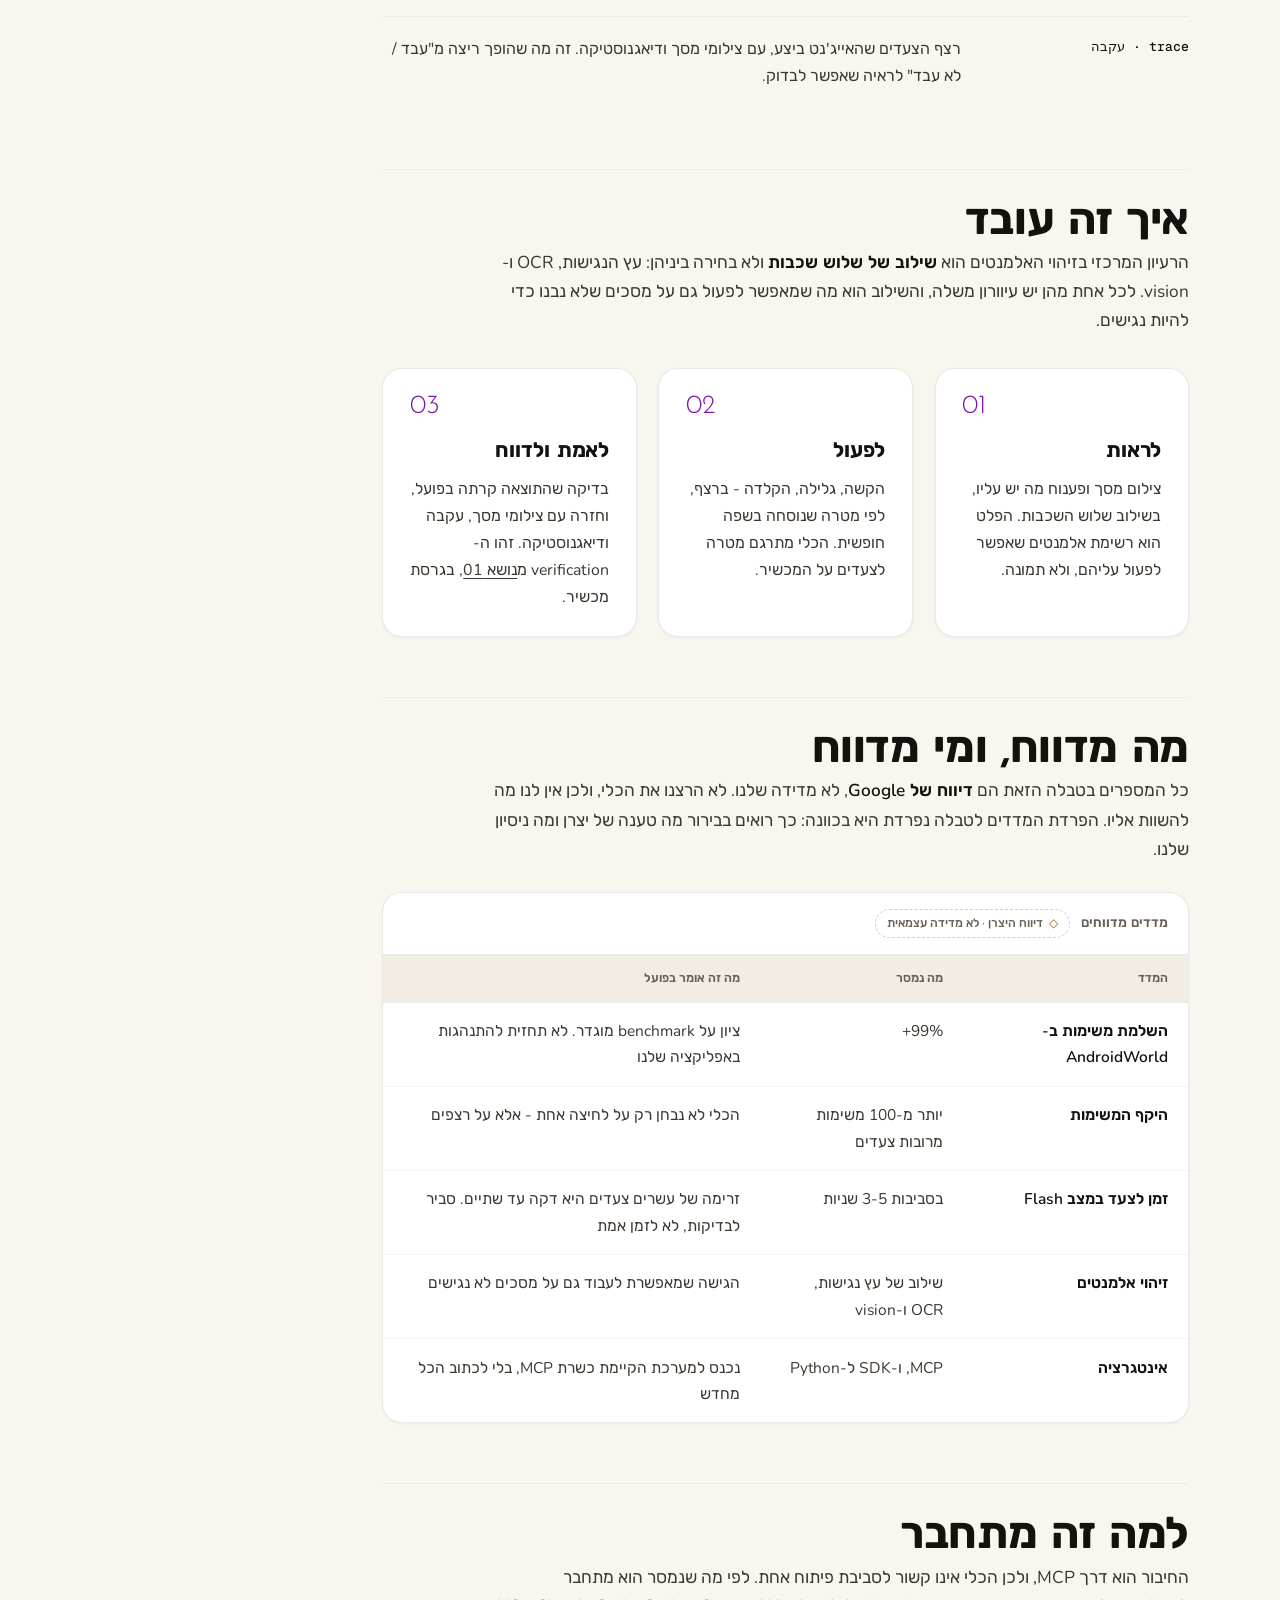
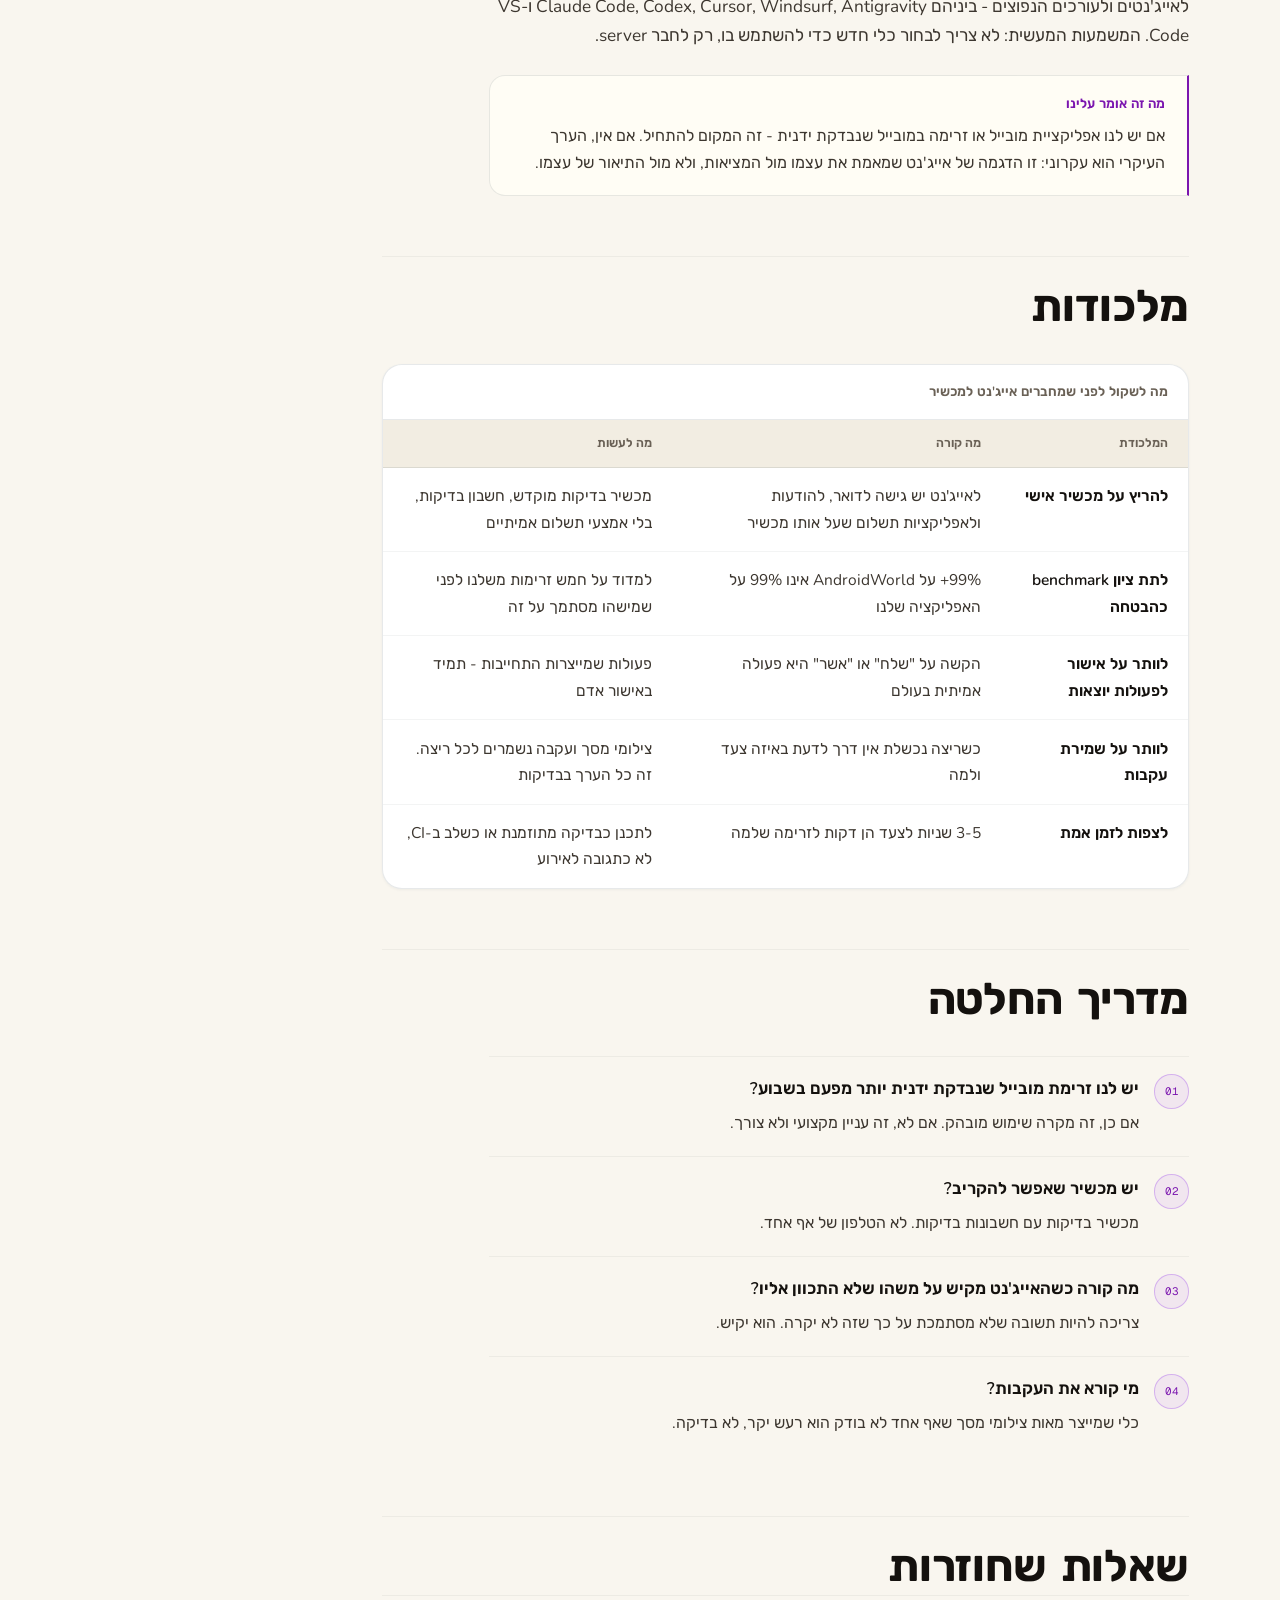
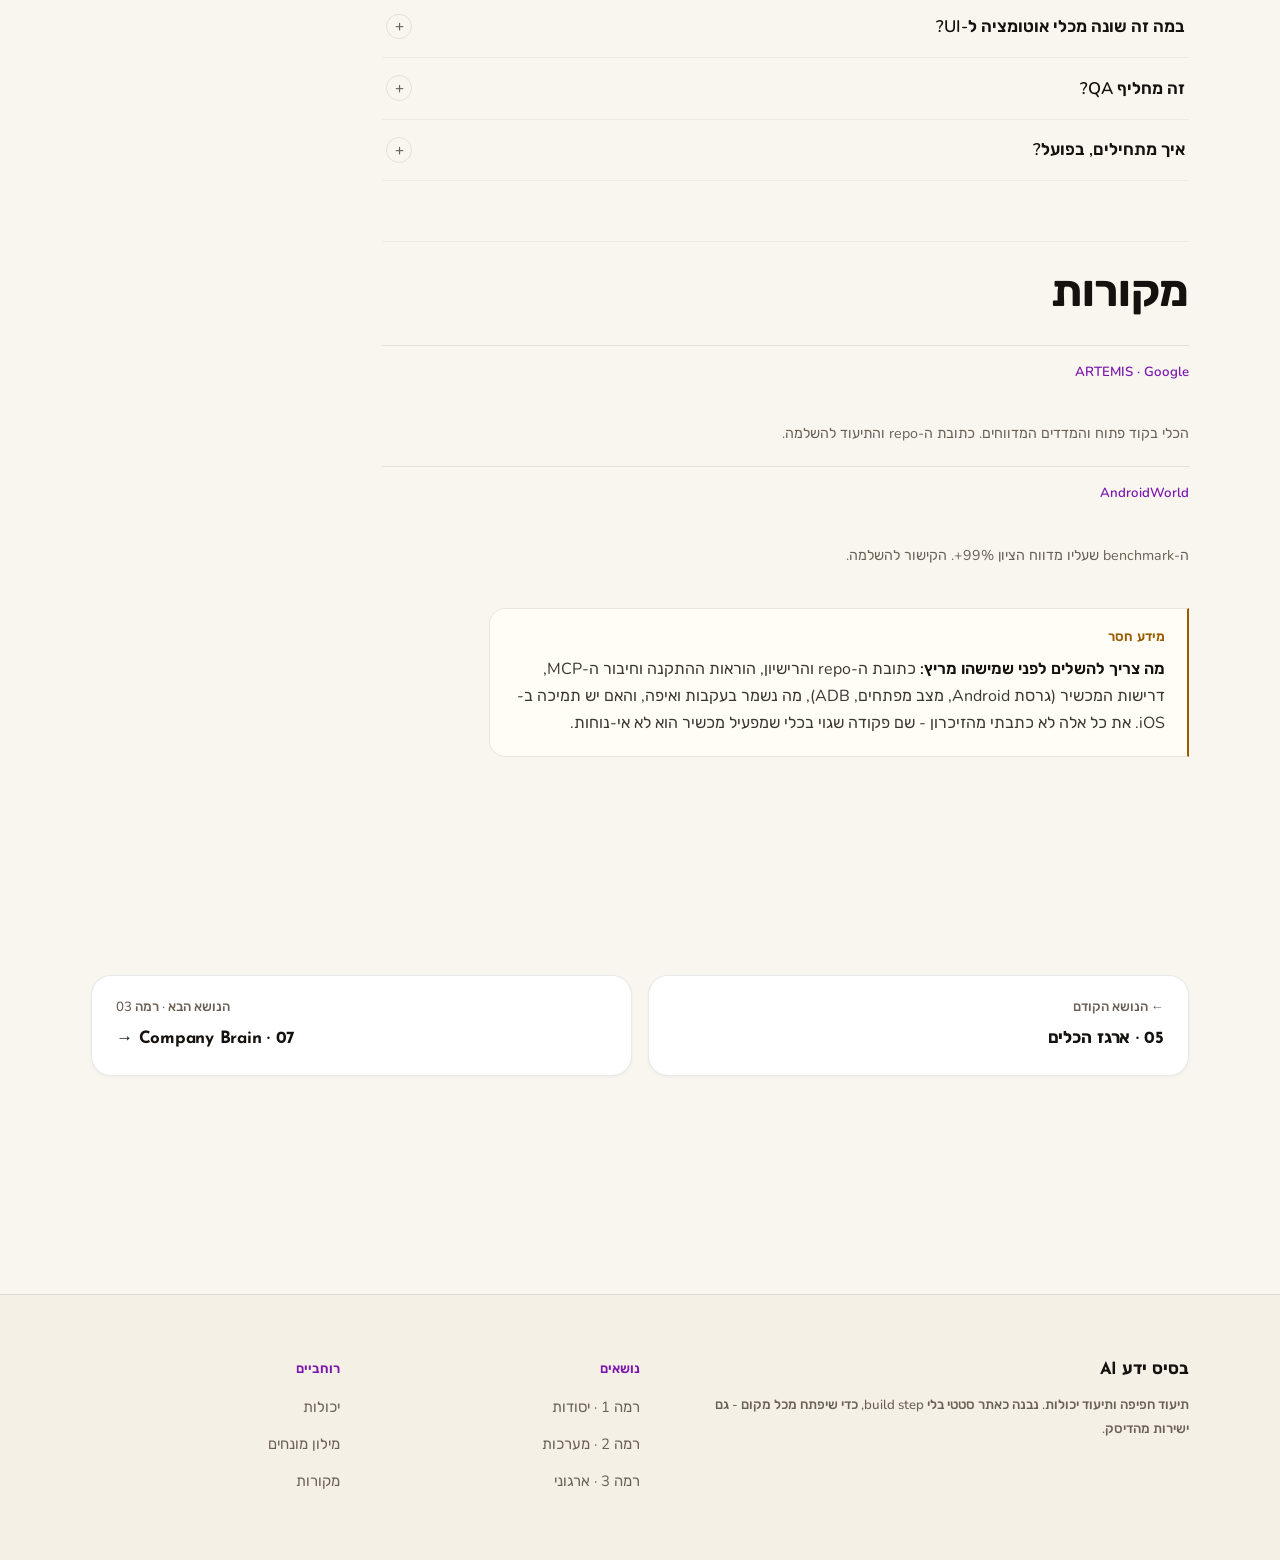
<file: 06-artemis.html>
<!DOCTYPE html>
<html lang="he" dir="rtl" data-theme="light">
<head>
<meta charset="utf-8">
<meta name="viewport" content="width=device-width, initial-scale=1">
<title>ARTEMIS: אייג'נטים על מובייל - בסיס ידע AI</title>
<meta name="description" content="Google פתחה בקוד פתוח כלי שמאפשר לאייג'נט להפעיל טלפון אמיתי: רואה מסך, מקיש, גולל ומאמת. מתחבר דרך MCP, והמדדים מתויגים כדיווח יצרן.">
<link rel="preconnect" href="https://fonts.googleapis.com">
<link rel="preconnect" href="https://fonts.gstatic.com" crossorigin>
<link href="https://fonts.googleapis.com/css2?family=Josefin+Sans:wght@300;400;600;700&family=Nunito:wght@300..800&family=Rubik:wght@300..800&family=Geist+Mono:wght@400..600&display=swap" rel="stylesheet">
<link rel="stylesheet" href="assets/styles.css">
<link rel="icon" href="data:,">
<script src="assets/site-data.js"></script>
</head>
<body>
<a class="skip" href="#main">דילוג לתוכן</a>

<header class="site-head">
  <div class="site-head__in">
    <a class="brand" href="index.html">
      <span class="brand__mark" aria-hidden="true">AI</span>
      <span>
        <span class="brand__name">בסיס ידע AI</span>
        <span class="brand__sub">Sarit Katz</span>
      </span>
    </a>
    <nav class="nav" aria-label="ניווט ראשי">
      <a href="index.html">דף הבית</a>
      <a href="01-claude-md.html">01 יסודות</a>
      <a href="03-agent-architecture.html">02 מערכות</a>
      <a href="07-company-brain.html">03 ארגוני</a>
      <a href="capabilities.html">יכולות</a>
      <a href="glossary.html">מילון</a>
      <a href="sources.html">מקורות</a>
    </nav>
    <div class="head-tools">
      <button class="icon-btn" data-search-open aria-label="חיפוש באתר">חיפוש <kbd>/</kbd></button>
      <button class="icon-btn" data-theme-toggle>כהה</button>
      <button class="icon-btn nav-toggle" data-nav-toggle aria-expanded="false" aria-label="תפריט">תפריט</button>
    </div>
  </div>
</header>

<main id="main">

  <section class="section">
    <div class="wrap">
      <nav class="crumbs label label--dim" aria-label="מיקום בעמוד">
        <a href="index.html">דף הבית</a>
        <span aria-hidden="true">/</span>
        <a href="index.html#map">רמה 02 · בונים מערכות</a>
        <span aria-hidden="true">/</span>
        <span aria-current="page">נושא 06</span>
      </nav>
      <h1 style="max-width:22ch">אייג'נטים עם ידיים על מובייל</h1>
      <p class="mono mono-dim" dir="ltr" style="margin:1rem 0 0">ARTEMIS · Android · MCP · accessibility + OCR + vision</p>
      <div class="answer" style="margin-top:2rem">
        <p>
          Google פתחה בקוד פתוח כלי שמאפשר לאייג'נט להפעיל טלפון אמיתי כמו שאדם מפעיל אותו: לראות
          את המסך, לזהות אלמנטים, להקיש, לגלול, לאמת את התוצאה ולדווח מה קרה. לא סימולציה של
          מכשיר - מכשיר.
        </p>
        <p>
          מבחינתנו זה מעניין בגלל החיבור: הכלי מתחבר לאייג'נט הקיים דרך MCP, ולכן אותו אייג'נט
          שכותב קוד יכול גם לבדוק את האפליקציה שהוא כתב על מכשיר, ולהחזיר צילומי מסך ועקבות
          כהוכחה.
        </p>
      </div>
      <dl class="facts">
        <dt>רמה</dt><dd>02 / Systems</dd>
        <dt>זמן קריאה</dt><dd>8 min</dd>
        <dt>מה צריך לדעת קודם</dt><dd><a href="03-agent-architecture.html">נושא 03</a></dd>
        <dt>מצב אצלנו</dt><dd>לא הורץ</dd>
        <dt>עודכן</dt><dd>22.09.2026</dd>
      </dl>
    </div>
  </section>

  <section class="section hairline-top">
    <div class="wrap doc">
      <div>

        <h2 id="why">למה זה חשוב</h2>
        <div class="prose">
          <p>
            הפער הגדול ביותר באוטומציה של אייג'נטים הוא לא הקוד אלא <b>הידיים</b>. אייג'נט יכול
            לכתוב מסך שלם באפליקציה ולא לדעת אם הכפתור בכלל נלחץ על מכשיר אמיתי. כל מה שאין לו
            API - אפליקציה של ספק, טופס במובייל, זרימת הרשמה - נשאר מחוץ להישג ידו.
          </p>
          <p>
            זה גם המקום שבו האוטונומיה מפסיקה להיות תיאורטית. אייג'נט שמקיש על מסך אמיתי יכול
            לשלוח הודעה, לאשר תשלום או למחוק משהו. הדיאל מ<a href="03-agent-architecture.html">נושא 03</a>
            נעשה כאן קריטי, ולא עניין של סגנון עבודה.
          </p>
        </div>

        <h2 id="terms">מושגי יסוד</h2>
        <dl class="terms">
          <div>
            <dt>accessibility tree · עץ נגישות</dt>
            <dd>
              המבנה הסמנטי שמערכת ההפעלה חושפת לכלי נגישות: אילו אלמנטים יש על המסך, מה הם, ומה
              אפשר לעשות בהם. מדויק כשהוא קיים - ולא קיים בכל מסך.
            </dd>
          </div>
          <div>
            <dt>OCR</dt>
            <dd>קריאת טקסט מתוך תמונת המסך. מה שמאפשר לזהות טקסט שלא נחשף בעץ הנגישות.</dd>
          </div>
          <div>
            <dt>vision</dt>
            <dd>
              זיהוי חזותי של מה שנראה על המסך. השכבה שמכסה מה ששתי הקודמות מפספסות - אייקון בלי
              תיאור, מסך שצויר כתמונה אחת.
            </dd>
          </div>
          <div>
            <dt>trace · עקבה</dt>
            <dd>
              רצף הצעדים שהאייג'נט ביצע, עם צילומי מסך ודיאגנוסטיקה. זה מה שהופך ריצה מ"עבד /
              לא עבד" לראיה שאפשר לבדוק.
            </dd>
          </div>
        </dl>

        <h2 id="how">איך זה עובד</h2>
        <div class="prose">
          <p>
            הרעיון המרכזי בזיהוי האלמנטים הוא <b>שילוב של שלוש שכבות</b> ולא בחירה ביניהן: עץ
            הנגישות, OCR ו-vision. לכל אחת מהן יש עיוורון משלה, והשילוב הוא מה שמאפשר לפעול גם
            על מסכים שלא נבנו כדי להיות נגישים.
          </p>
        </div>

        <div class="grid grid-3" style="margin-top:2rem">
          <div class="mod">
            <span class="num">01</span>
            <h3>לראות</h3>
            <p>
              צילום מסך ופענוח מה יש עליו, בשילוב שלוש השכבות. הפלט הוא רשימת אלמנטים שאפשר
              לפעול עליהם, ולא תמונה.
            </p>
          </div>
          <div class="mod">
            <span class="num">02</span>
            <h3>לפעול</h3>
            <p>
              הקשה, גלילה, הקלדה - ברצף, לפי מטרה שנוסחה בשפה חופשית. הכלי מתרגם מטרה לצעדים על
              המכשיר.
            </p>
          </div>
          <div class="mod">
            <span class="num">03</span>
            <h3>לאמת ולדווח</h3>
            <p>
              בדיקה שהתוצאה קרתה בפועל, וחזרה עם צילומי מסך, עקבה ודיאגנוסטיקה. זהו ה-verification
              מ<a href="01-claude-md.html">נושא 01</a>, בגרסת מכשיר.
            </p>
          </div>
        </div>

        <h2 id="claims">מה מדווח, ומי מדווח</h2>
        <div class="prose">
          <p>
            כל המספרים בטבלה הזאת הם <b>דיווח של Google</b>, לא מדידה שלנו. לא הרצנו את הכלי, ולכן
            אין לנו מה להשוות אליו. הפרדת המדדים לטבלה נפרדת היא בכוונה: כך רואים בבירור מה
            טענה של יצרן ומה ניסיון שלנו.
          </p>
        </div>
        <div class="table-scroll">
          <table class="decide">
            <caption>מדדים מדווחים <span class="claim">דיווח היצרן · לא מדידה עצמאית</span></caption>
            <thead>
              <tr><th>המדד</th><th>מה נמסר</th><th>מה זה אומר בפועל</th></tr>
            </thead>
            <tbody>
              <tr>
                <td>השלמת משימות ב-AndroidWorld</td>
                <td>99%+</td>
                <td>ציון על benchmark מוגדר. לא תחזית להתנהגות באפליקציה שלנו</td>
              </tr>
              <tr>
                <td>היקף המשימות</td>
                <td>יותר מ-100 משימות מרובות צעדים</td>
                <td>הכלי לא נבחן רק על לחיצה אחת - אלא על רצפים</td>
              </tr>
              <tr>
                <td>זמן לצעד במצב Flash</td>
                <td>בסביבות 3-5 שניות</td>
                <td>זרימה של עשרים צעדים היא דקה עד שתיים. סביר לבדיקות, לא לזמן אמת</td>
              </tr>
              <tr>
                <td>זיהוי אלמנטים</td>
                <td>שילוב של עץ נגישות, OCR ו-vision</td>
                <td>הגישה שמאפשרת לעבוד גם על מסכים לא נגישים</td>
              </tr>
              <tr>
                <td>אינטגרציה</td>
                <td>MCP, ו-SDK ל-Python</td>
                <td>נכנס למערכת הקיימת כשרת MCP, בלי לכתוב הכל מחדש</td>
              </tr>
            </tbody>
          </table>
        </div>

        <h2 id="connect">למה זה מתחבר</h2>
        <div class="prose">
          <p>
            החיבור הוא דרך MCP, ולכן הכלי אינו קשור לסביבת פיתוח אחת. לפי מה שנמסר הוא מתחבר
            לאייג'נטים ולעורכים הנפוצים - ביניהם Claude Code, Codex, Cursor, Windsurf, Antigravity
            ו-VS Code. המשמעות המעשית: לא צריך לבחור כלי חדש כדי להשתמש בו, רק לחבר server.
          </p>
        </div>
        <div class="note" style="margin-top:1.5rem">
          <span class="label">מה זה אומר עלינו</span>
          <p>
            אם יש לנו אפליקציית מובייל או זרימה במובייל שנבדקת ידנית - זה המקום להתחיל. אם אין,
            הערך העיקרי הוא עקרוני: זו הדגמה של אייג'נט שמאמת את עצמו מול המציאות, ולא מול
            התיאור של עצמו.
          </p>
        </div>

        <h2 id="traps">מלכודות</h2>
        <div class="table-scroll">
          <table class="decide">
            <caption>מה לשקול לפני שמחברים אייג'נט למכשיר</caption>
            <thead>
              <tr><th>המלכודת</th><th>מה קורה</th><th>מה לעשות</th></tr>
            </thead>
            <tbody>
              <tr>
                <td>להריץ על מכשיר אישי</td>
                <td>לאייג'נט יש גישה לדואר, להודעות ולאפליקציות תשלום שעל אותו מכשיר</td>
                <td>מכשיר בדיקות מוקדש, חשבון בדיקות, בלי אמצעי תשלום אמיתיים</td>
              </tr>
              <tr>
                <td>לתת ציון benchmark כהבטחה</td>
                <td>99%+ על AndroidWorld אינו 99% על האפליקציה שלנו</td>
                <td>למדוד על חמש זרימות משלנו לפני שמישהו מסתמך על זה</td>
              </tr>
              <tr>
                <td>לוותר על אישור לפעולות יוצאות</td>
                <td>הקשה על "שלח" או "אשר" היא פעולה אמיתית בעולם</td>
                <td>פעולות שמייצרות התחייבות - תמיד באישור אדם</td>
              </tr>
              <tr>
                <td>לוותר על שמירת עקבות</td>
                <td>כשריצה נכשלת אין דרך לדעת באיזה צעד ולמה</td>
                <td>צילומי מסך ועקבה נשמרים לכל ריצה. זה כל הערך בבדיקות</td>
              </tr>
              <tr>
                <td>לצפות לזמן אמת</td>
                <td>3-5 שניות לצעד הן דקות לזרימה שלמה</td>
                <td>לתכנן כבדיקה מתוזמנת או כשלב ב-CI, לא כתגובה לאירוע</td>
              </tr>
            </tbody>
          </table>
        </div>

        <h2 id="decide">מדריך החלטה</h2>
        <ol class="check">
          <li>
            <b>יש לנו זרימת מובייל שנבדקת ידנית יותר מפעם בשבוע?</b>
            <span>אם כן, זה מקרה שימוש מובהק. אם לא, זה עניין מקצועי ולא צורך.</span>
          </li>
          <li>
            <b>יש מכשיר שאפשר להקריב?</b>
            <span>מכשיר בדיקות עם חשבונות בדיקות. לא הטלפון של אף אחד.</span>
          </li>
          <li>
            <b>מה קורה כשהאייג'נט מקיש על משהו שלא התכוון אליו?</b>
            <span>צריכה להיות תשובה שלא מסתמכת על כך שזה לא יקרה. הוא יקיש.</span>
          </li>
          <li>
            <b>מי קורא את העקבות?</b>
            <span>כלי שמייצר מאות צילומי מסך שאף אחד לא בודק הוא רעש יקר, לא בדיקה.</span>
          </li>
        </ol>

        <h2 id="faq">שאלות שחוזרות</h2>
        <div>
          <div class="faq-item">
            <button class="faq-q" type="button" aria-expanded="false">
              <span>במה זה שונה מכלי אוטומציה ל-UI?</span>
              <span class="faq-x" aria-hidden="true">+</span>
            </button>
            <div class="faq-a"><div class="faq-a-inner"><div>
              בכלי אוטומציה קלאסי כותבים סלקטורים ומתחזקים אותם. כאן מגדירים מטרה בשפה חופשית,
              והכלי מזהה את האלמנטים בעצמו - שילוב של עץ נגישות, OCR ו-vision. היתרון הוא בדיוק
              בזה: מסך שמשתנה לא שובר סלקטור. החיסרון הוא שהתוצאה פחות דטרמיניסטית, ולכן העקבות
              חשובות כל כך.
            </div></div></div>
          </div>
          <div class="faq-item">
            <button class="faq-q" type="button" aria-expanded="false">
              <span>זה מחליף QA?</span>
              <span class="faq-x" aria-hidden="true">+</span>
            </button>
            <div class="faq-a"><div class="faq-a-inner"><div>
              לא. זה מחליף את ההרצה החוזרת של אותה זרימה. ההחלטה מה בכלל צריך להיבדק, ומה נחשב
              תקין, נשארת אנושית - ואת זה הכלי לא מתיימר לעשות.
            </div></div></div>
          </div>
          <div class="faq-item">
            <button class="faq-q" type="button" aria-expanded="false">
              <span>איך מתחילים, בפועל?</span>
              <span class="faq-x" aria-hidden="true">+</span>
            </button>
            <div class="faq-a"><div class="faq-a-inner"><div>
              בצורה הזהירה: מכשיר בדיקות, זרימה אחת שקיימת, הרצה במצב קריאה ואימות בלבד, ומעבר
              לפעולות רק אחרי שהעקבות נראות נכונות. הצעדים המדויקים תלויים בתיעוד הרשמי - ראי את
              בלוק המידע החסר למטה.
            </div></div></div>
          </div>
        </div>

        <h2 id="sources">מקורות</h2>
        <ul class="stack" style="list-style:none;padding:0;margin-top:1.5rem">
          <li class="hairline-top" style="padding-top:1rem">
            <p class="label">ARTEMIS · Google</p>
            <p class="source-note">הכלי בקוד פתוח והמדדים המדווחים. כתובת ה-repo והתיעוד להשלמה.</p>
          </li>
          <li class="hairline-top" style="padding-top:1rem">
            <p class="label">AndroidWorld</p>
            <p class="source-note">ה-benchmark שעליו מדווח הציון 99%+. הקישור להשלמה.</p>
          </li>
        </ul>

        <div class="note note--gap" style="margin-top:2.5rem">
          <span class="label">מידע חסר</span>
          <p>
            <b>מה צריך להשלים לפני שמישהו מריץ:</b> כתובת ה-repo והרישיון, הוראות ההתקנה וחיבור
            ה-MCP, דרישות המכשיר (גרסת Android, מצב מפתחים, ADB), מה נשמר בעקבות ואיפה, והאם יש
            תמיכה ב-iOS. את כל אלה לא כתבתי מהזיכרון - שם פקודה שגוי בכלי שמפעיל מכשיר הוא לא
            אי-נוחות.
          </p>
        </div>

      </div>

      <aside class="toc" data-toc aria-label="תוכן העמוד">
        <span class="label">בעמוד הזה</span>
      </aside>
    </div>
  </section>

  <section class="section" style="padding-top:0">
    <div class="wrap">
      <nav class="pager" aria-label="ניווט בין נושאים">
        <a href="05-toolbox.html">
          <span class="label label--dim">← הנושא הקודם</span>
          <strong>05 · ארגז הכלים</strong>
        </a>
        <a href="07-company-brain.html">
          <span class="label label--dim">הנושא הבא · רמה 03</span>
          <strong>07 · Company Brain →</strong>
        </a>
      </nav>
    </div>
  </section>
</main>

<footer class="site-foot">
  <div class="wrap foot-grid">
    <div>
      <h3>בסיס ידע AI</h3>
      <p class="label label--dim" style="line-height:1.85">
        תיעוד חפיפה ותיעוד יכולות. נבנה כאתר סטטי בלי build step,
        כדי שיפתח מכל מקום - גם ישירות מהדיסק.
      </p>
    </div>
    <div>
      <p class="label">נושאים</p>
      <ul>
        <li><a href="01-claude-md.html">רמה 1 · יסודות</a></li>
        <li><a href="03-agent-architecture.html">רמה 2 · מערכות</a></li>
        <li><a href="07-company-brain.html">רמה 3 · ארגוני</a></li>
      </ul>
    </div>
    <div>
      <p class="label">רוחביים</p>
      <ul>
        <li><a href="capabilities.html">יכולות</a></li>
        <li><a href="glossary.html">מילון מונחים</a></li>
        <li><a href="sources.html">מקורות</a></li>
      </ul>
    </div>
  </div>
</footer>

<div class="search" data-search role="dialog" aria-modal="true" aria-label="חיפוש באתר">
  <div class="search__veil"></div>
  <div class="search__panel">
    <input class="search__input" id="site-search" name="q" type="search" placeholder="חיפוש בכל האתר, במילון ובארגז הכלים…" aria-label="שדה חיפוש">
    <div class="search__results"></div>
    <div class="search__foot">
      <span class="label label--dim"><kbd>↑</kbd> <kbd>↓</kbd> מעבר</span>
      <span class="label label--dim"><kbd>Enter</kbd> פתיחה</span>
      <span class="label label--dim"><kbd>Esc</kbd> סגירה</span>
    </div>
  </div>
</div>

<script src="assets/search-index.js"></script>
<script src="assets/app.js"></script>
</body>
</html>
</file>
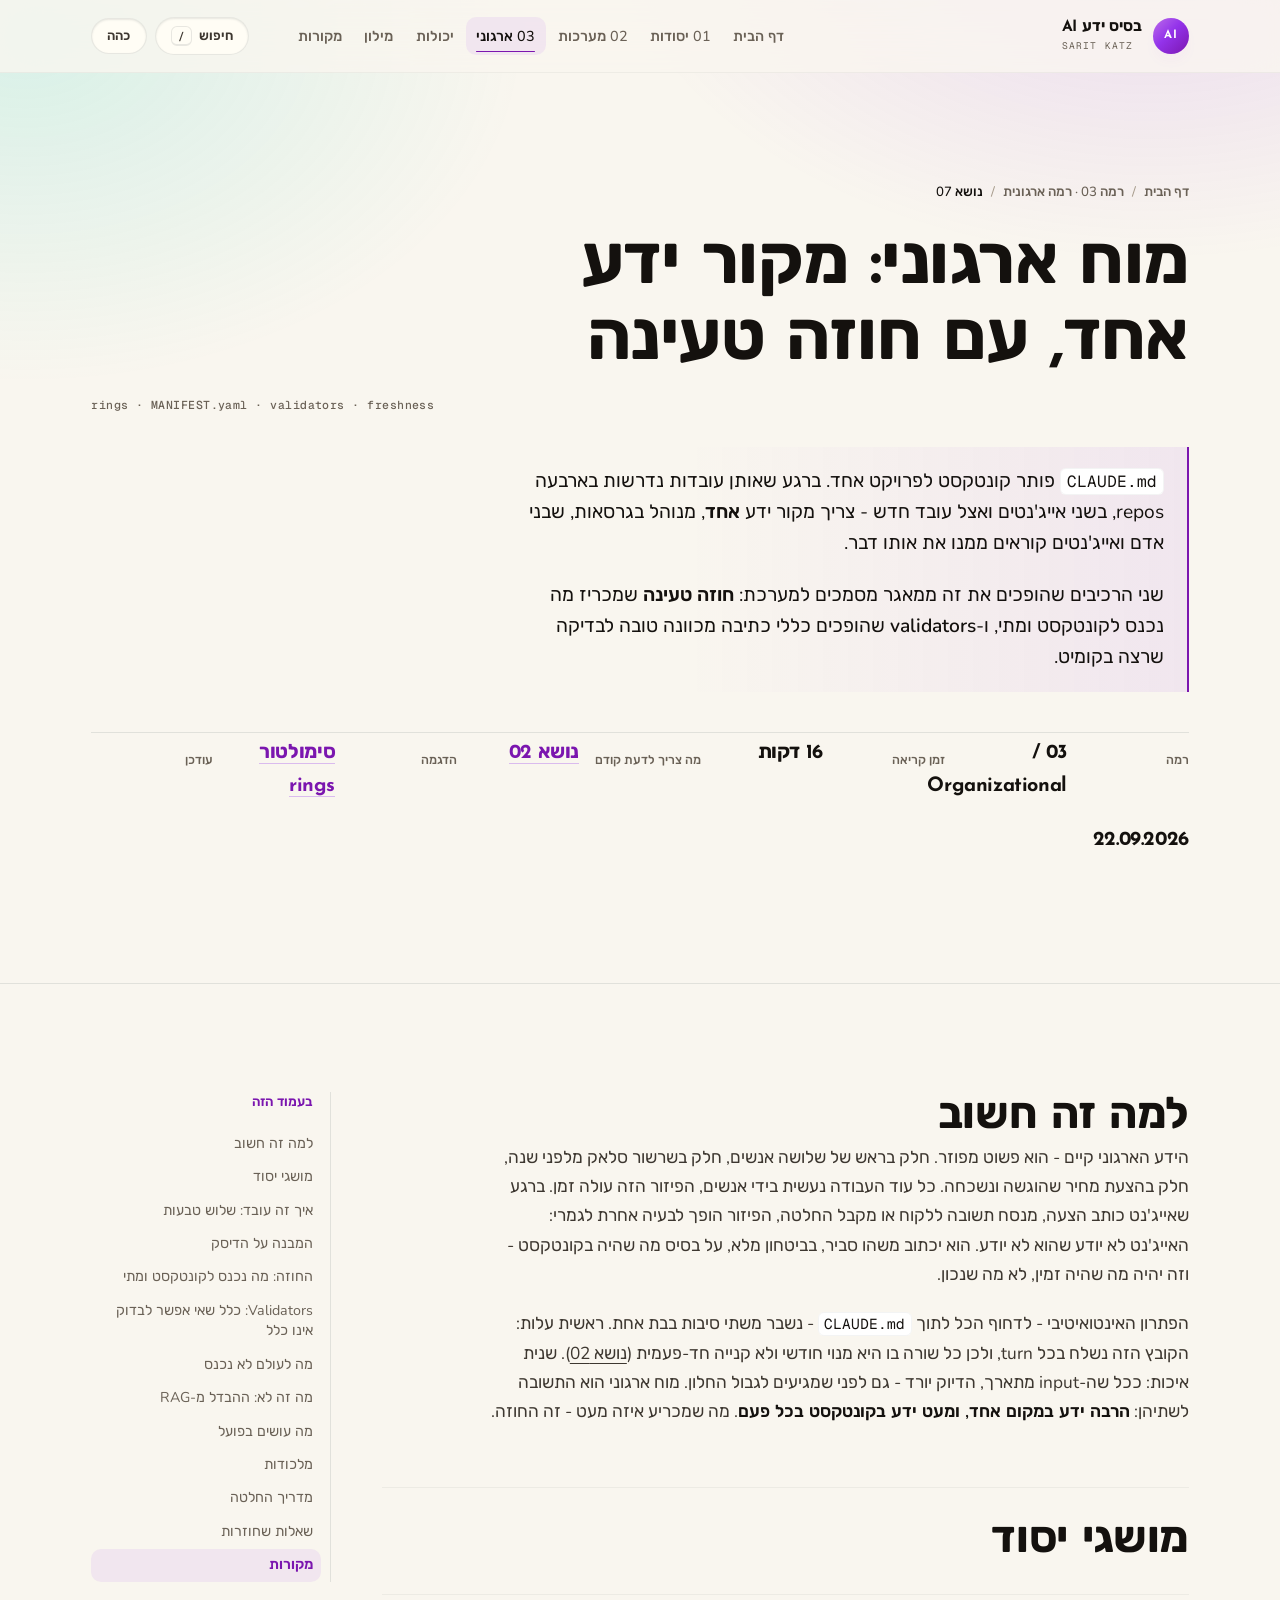
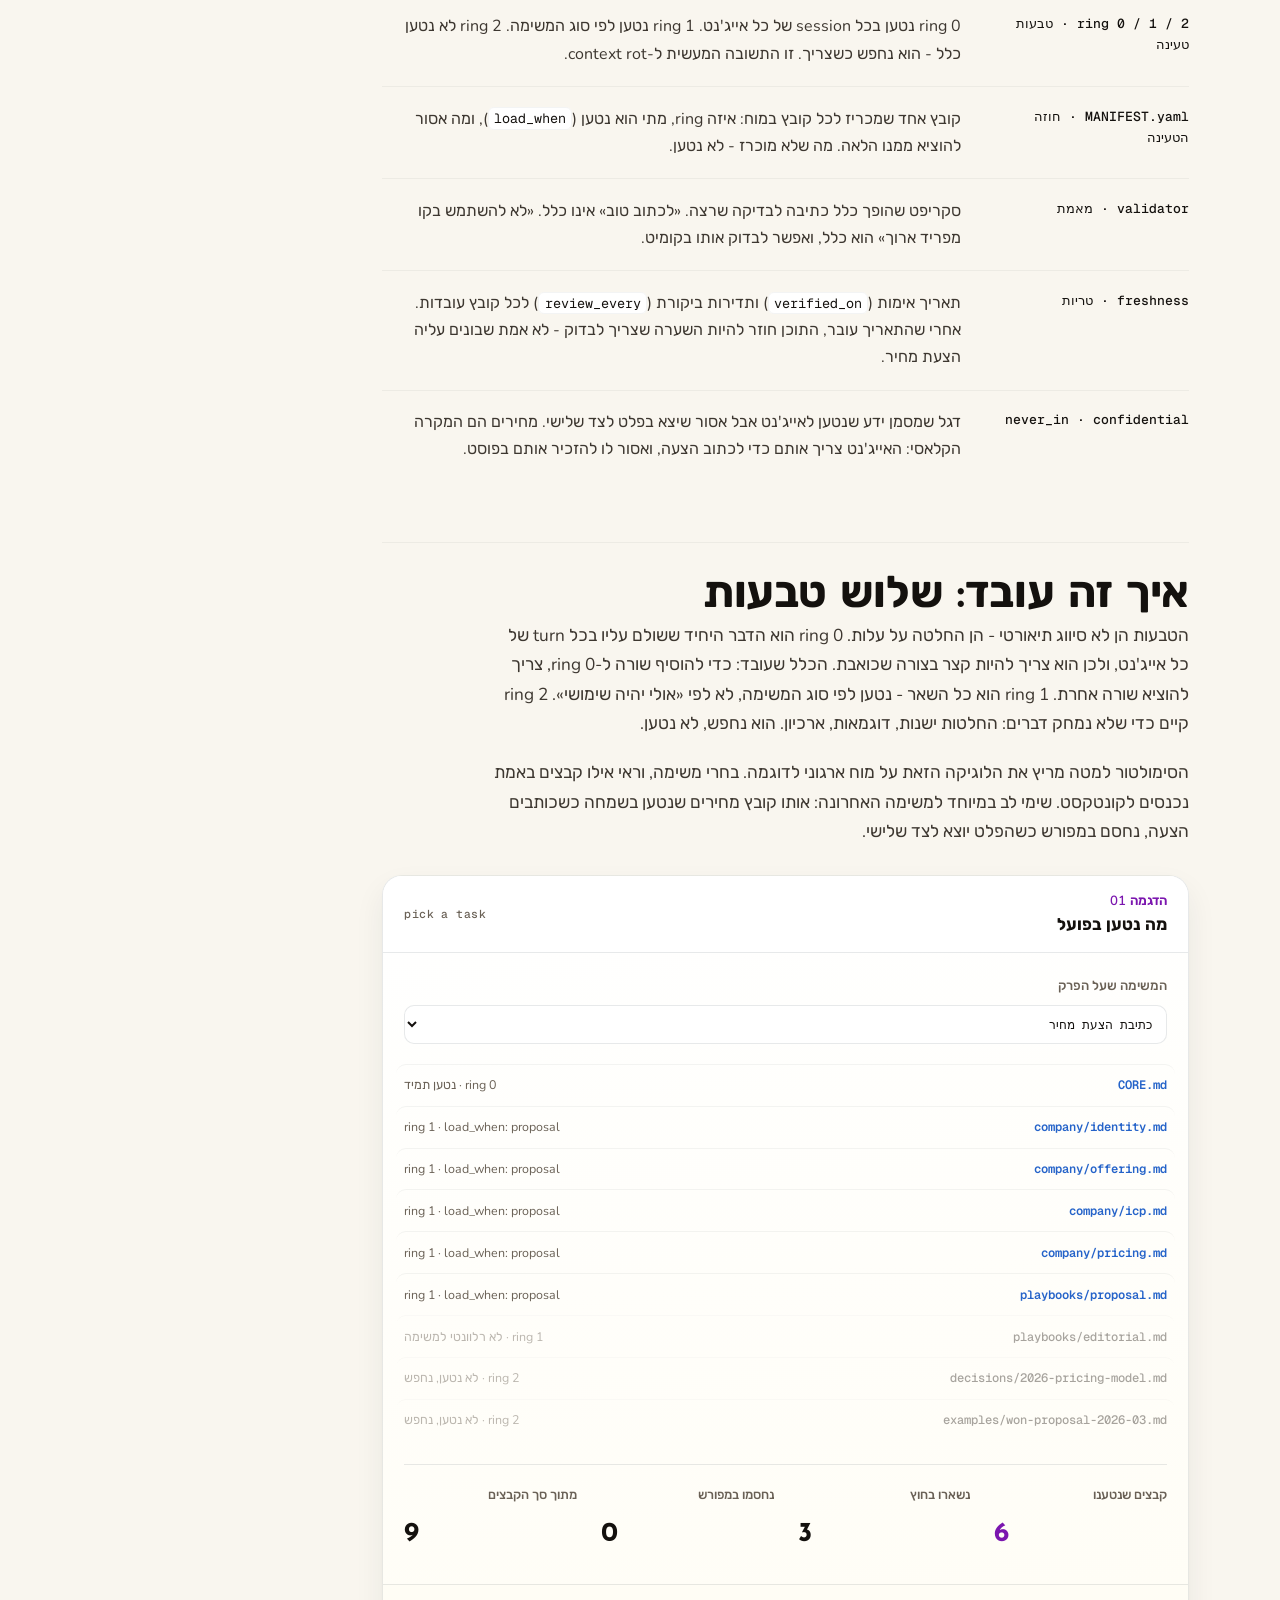
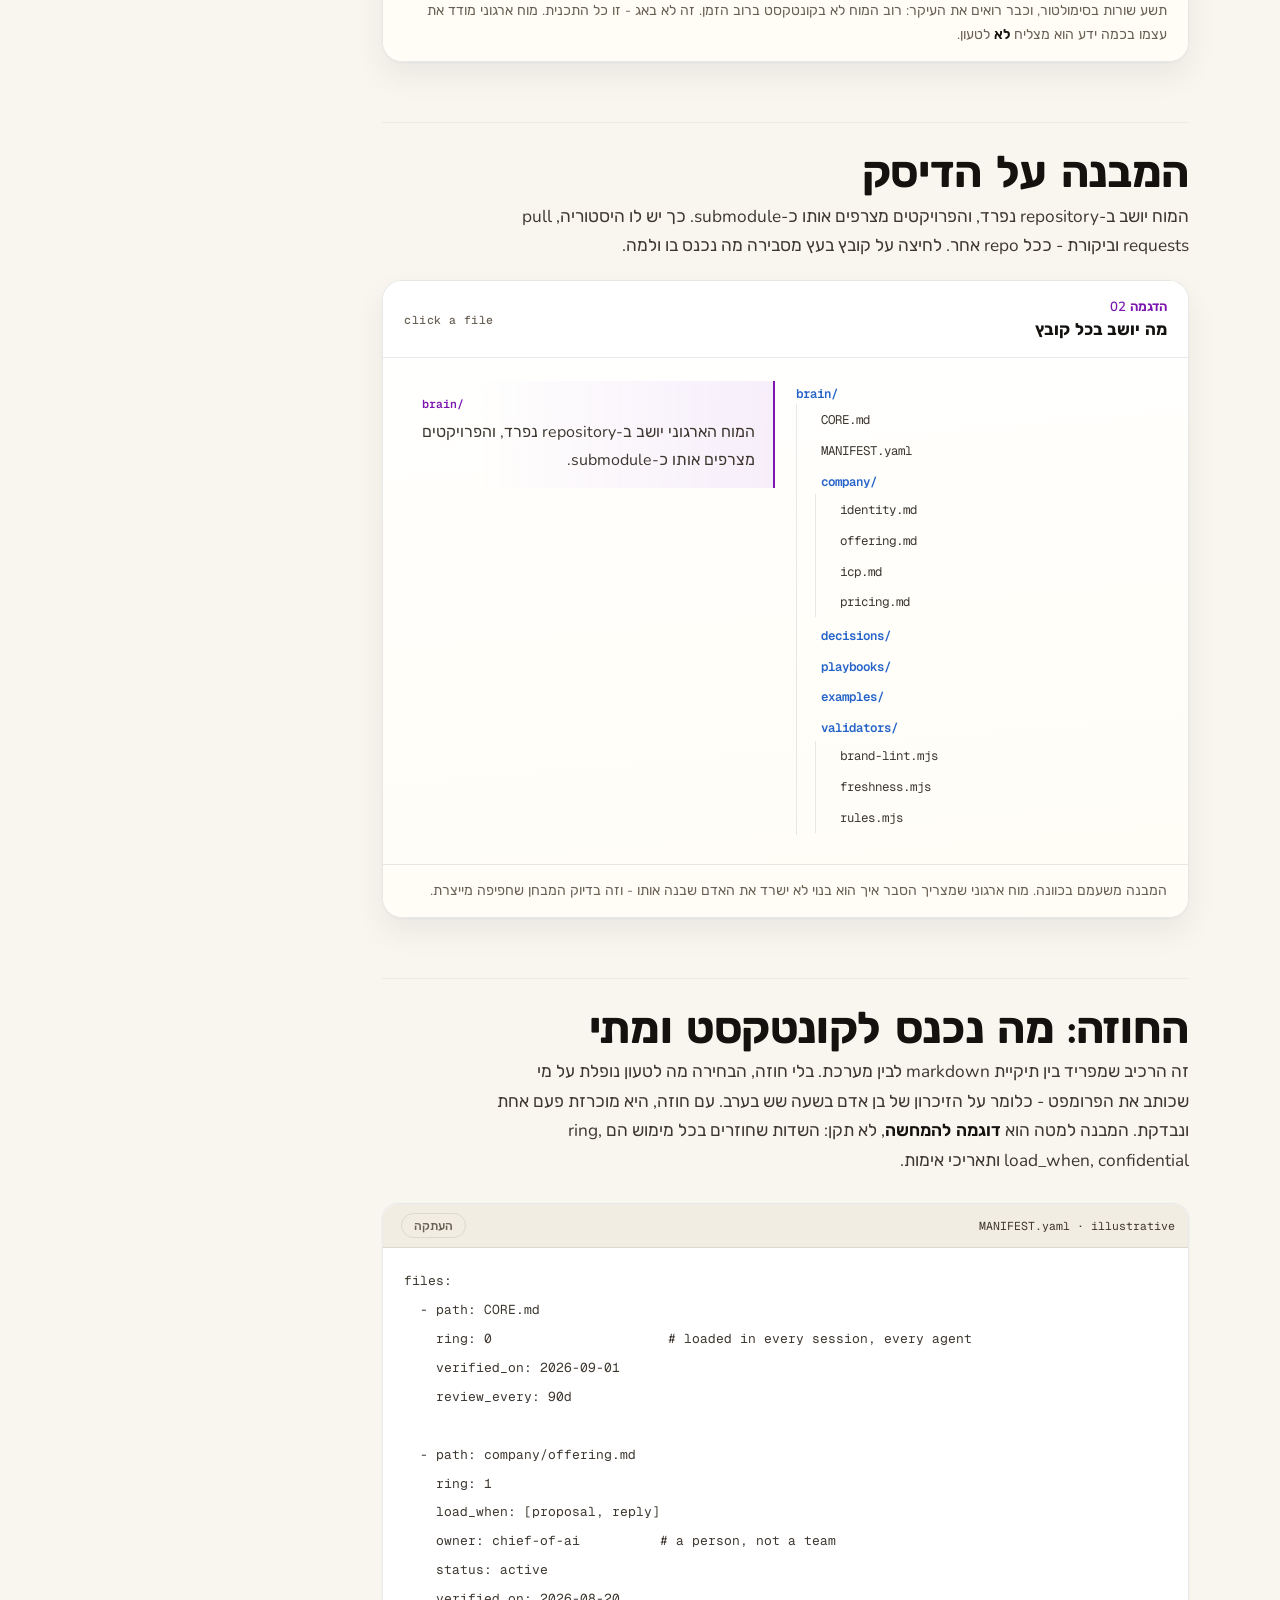
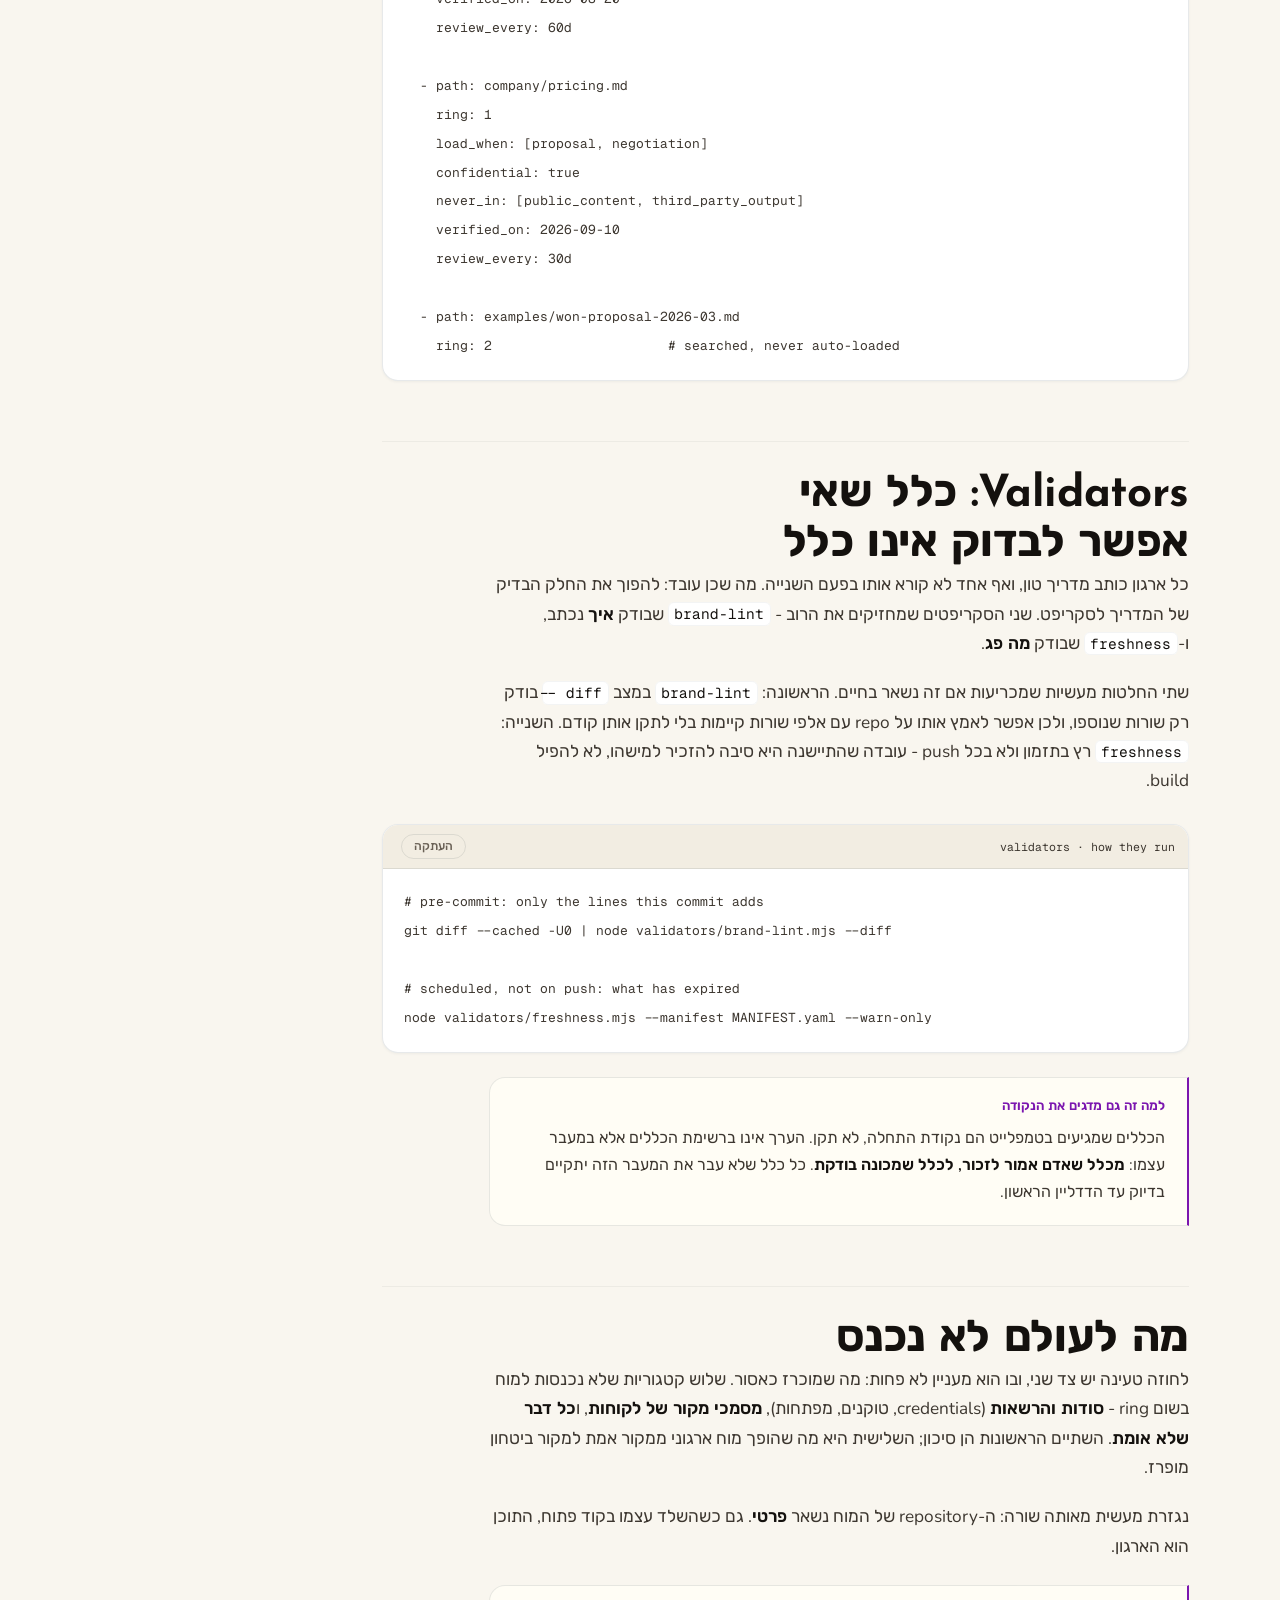
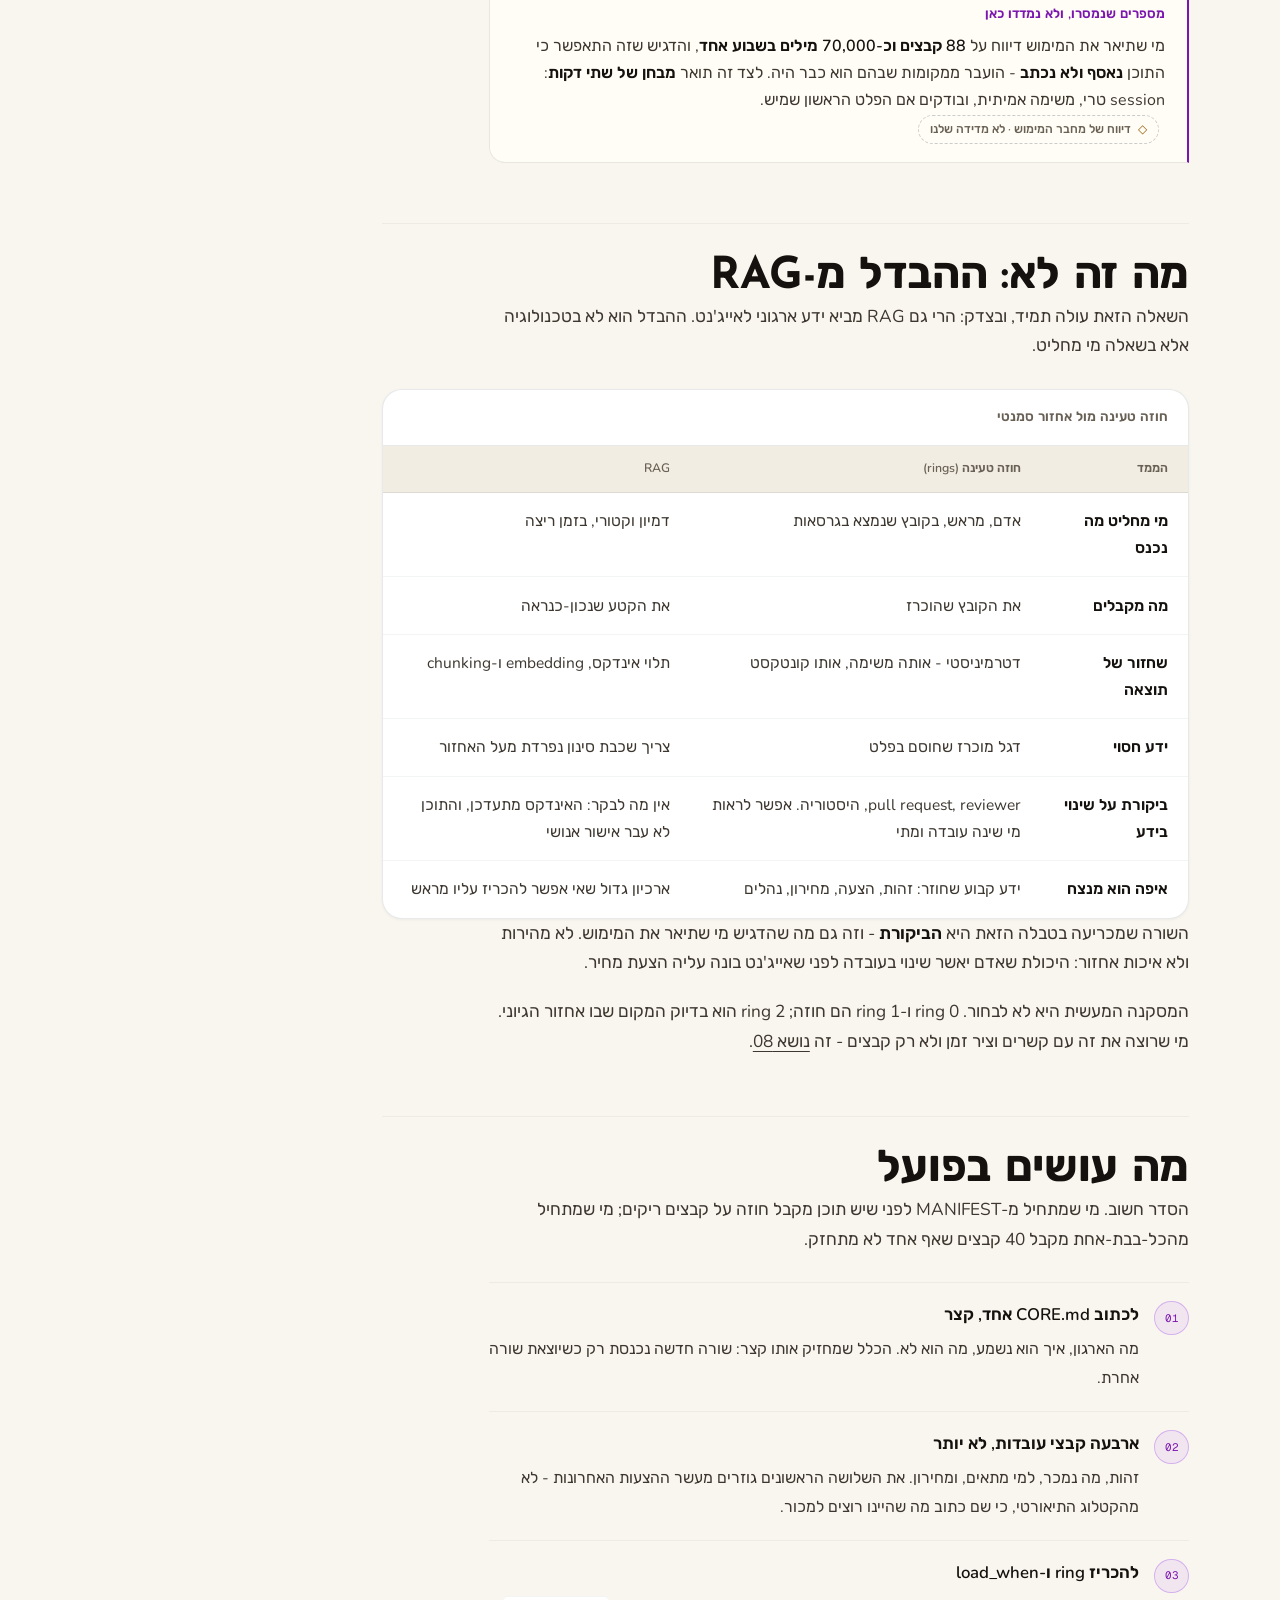
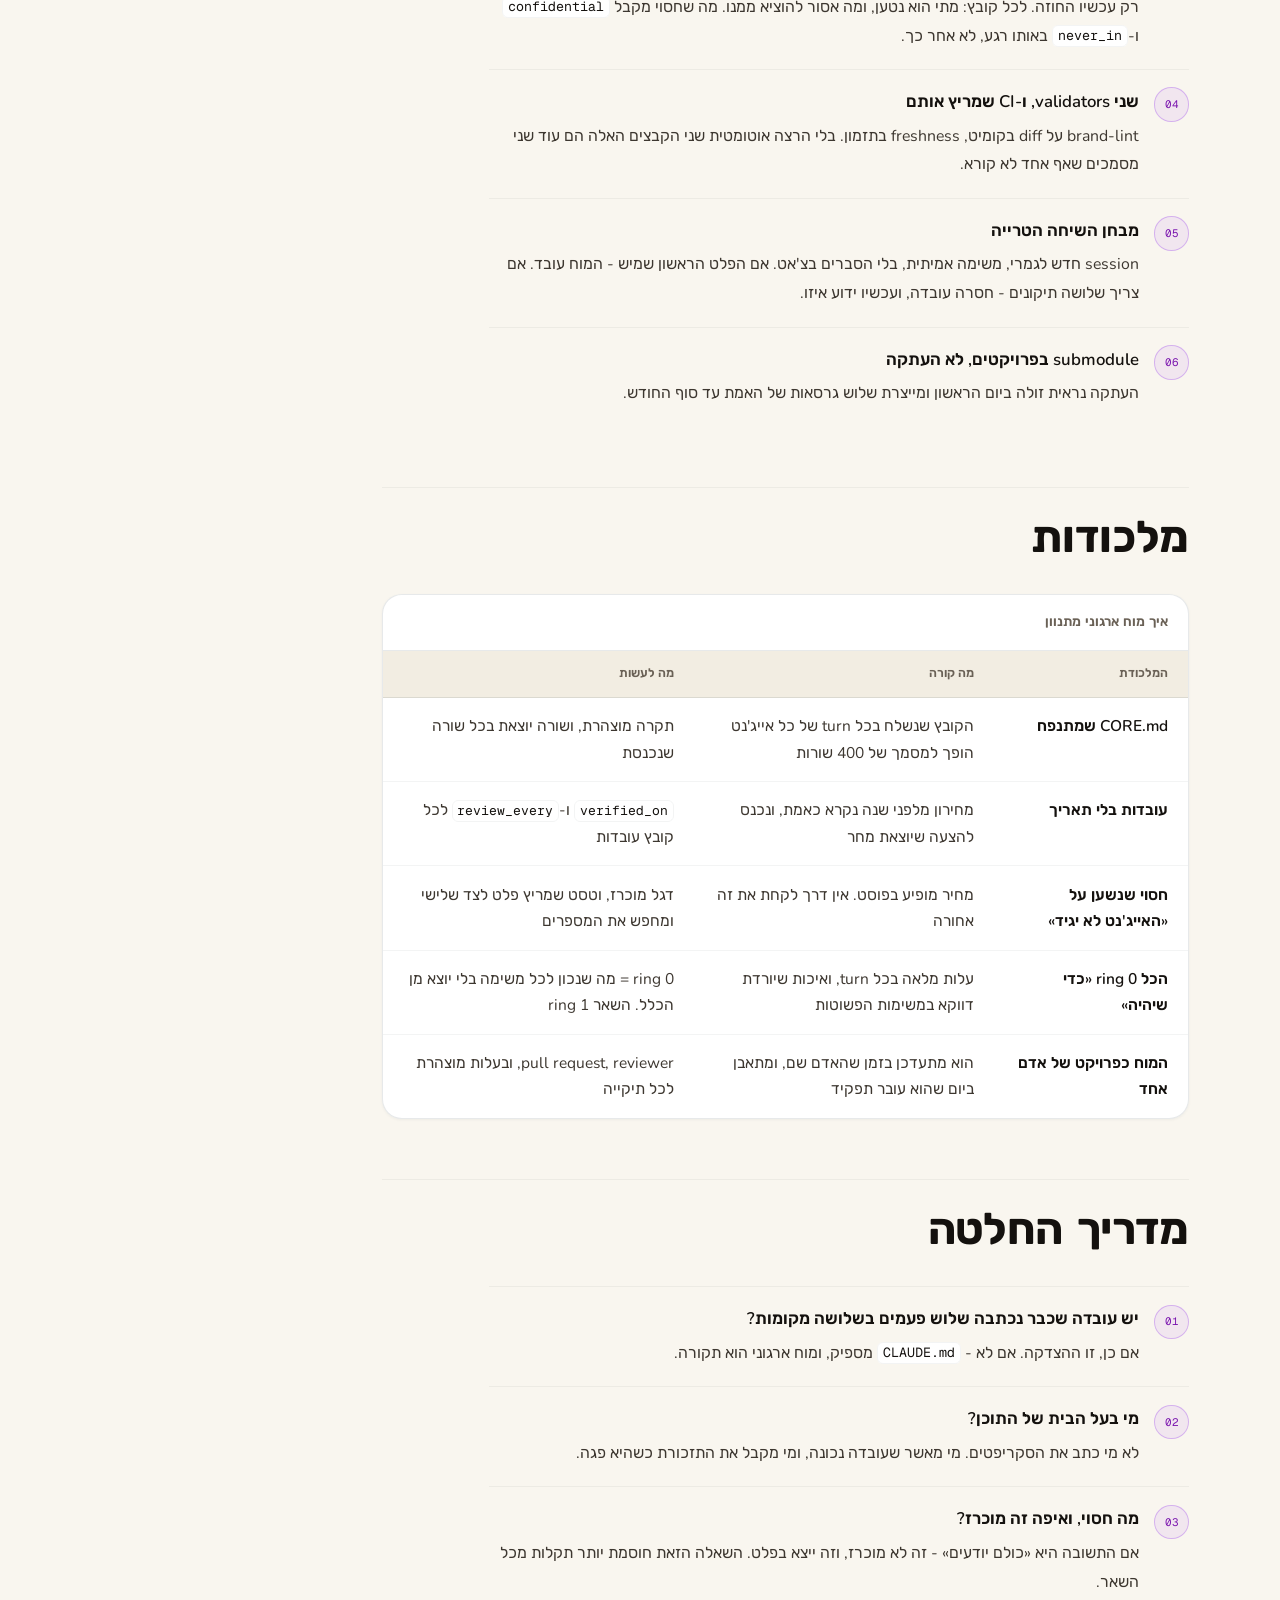
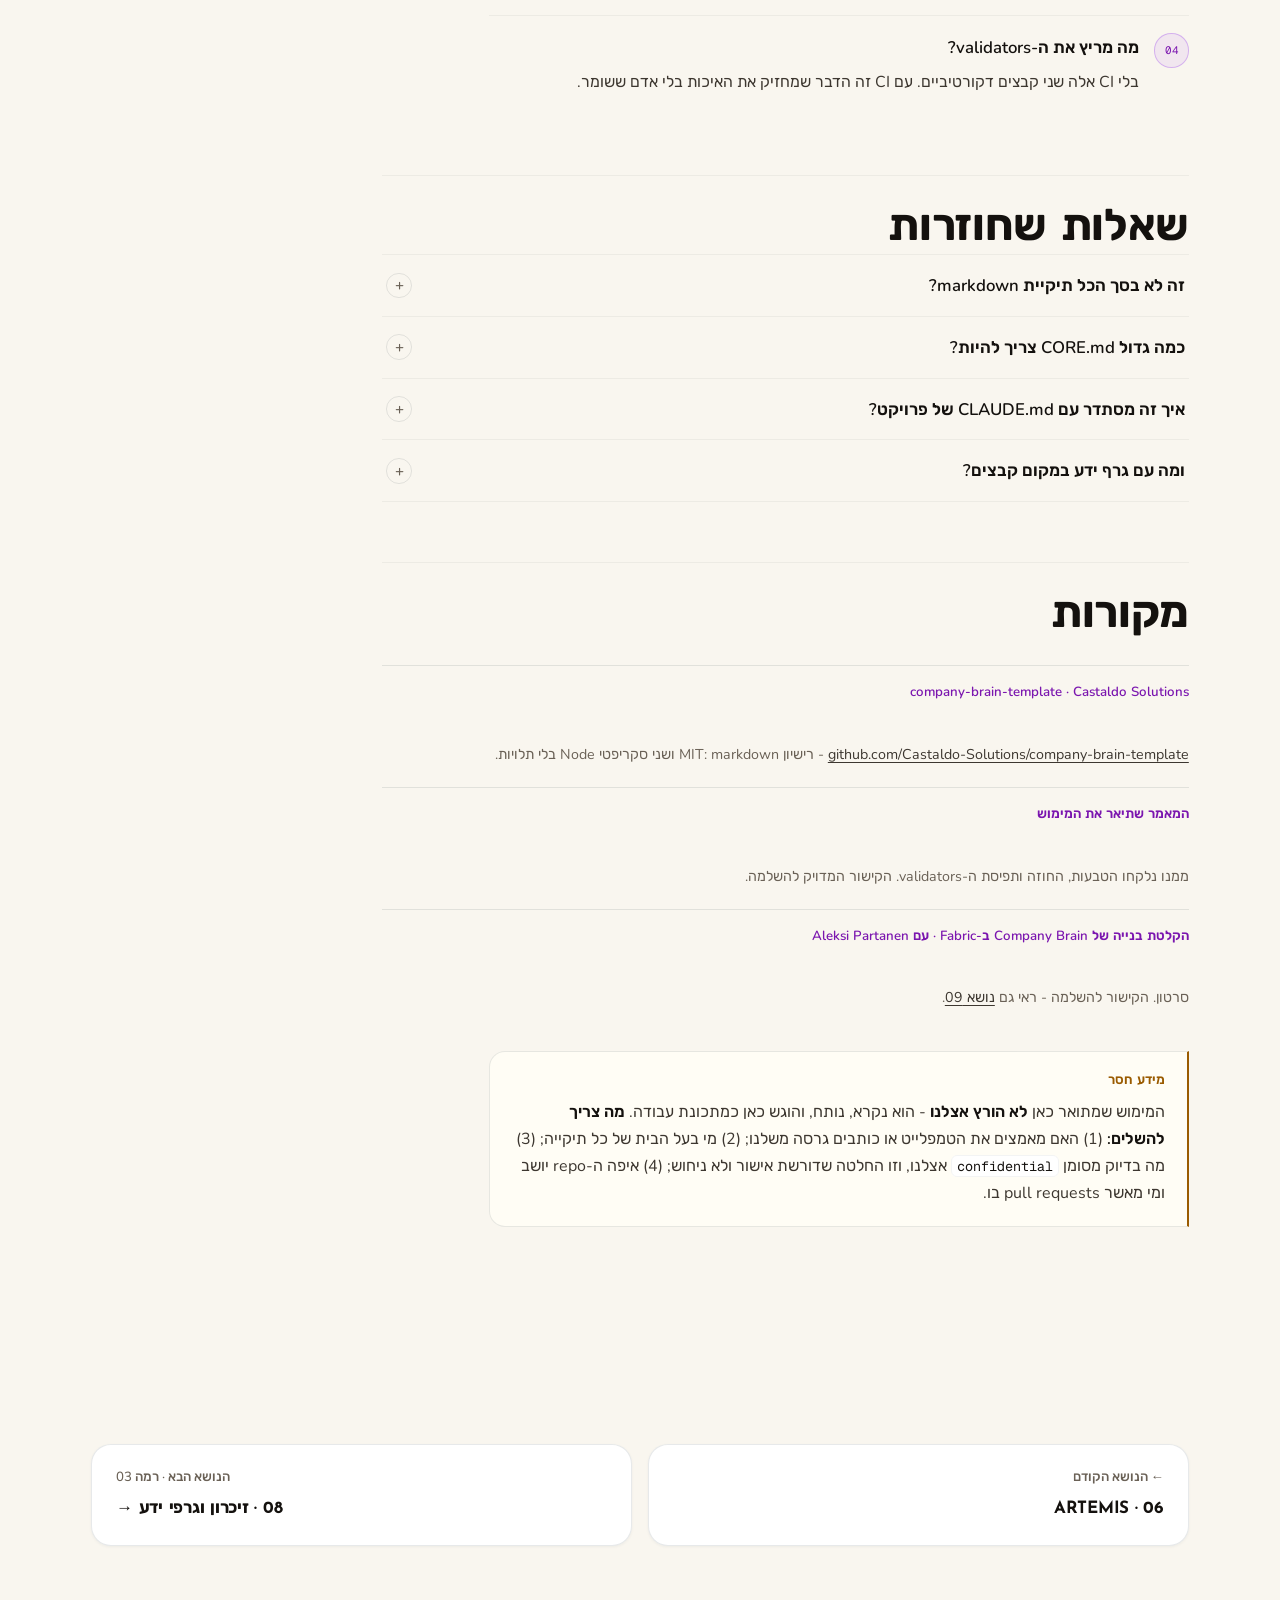
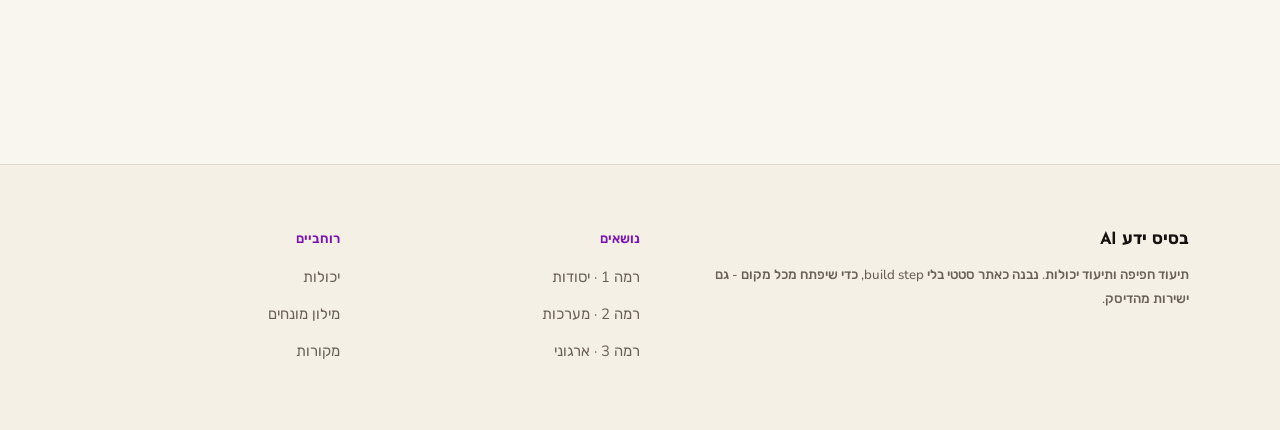
<file: 07-company-brain.html>
<!DOCTYPE html>
<html lang="he" dir="rtl" data-theme="light">
<head>
<meta charset="utf-8">
<meta name="viewport" content="width=device-width, initial-scale=1">
<title>Company Brain: מוח ארגוני עם חוזה טעינה - בסיס ידע AI</title>
<meta name="description" content="מוח ארגוני אחד לבני אדם ולאייג'נטים: טבעות טעינה, MANIFEST.yaml כחוזה, validators שהופכים כללי כתיבה לבדיקה שרצה, ולמה זה לא RAG.">
<link rel="preconnect" href="https://fonts.googleapis.com">
<link rel="preconnect" href="https://fonts.gstatic.com" crossorigin>
<link href="https://fonts.googleapis.com/css2?family=Josefin+Sans:wght@300;400;600;700&family=Nunito:wght@300..800&family=Rubik:wght@300..800&family=Geist+Mono:wght@400..600&display=swap" rel="stylesheet">
<link rel="stylesheet" href="assets/styles.css">
<link rel="icon" href="data:,">
<script src="assets/site-data.js"></script>
</head>
<body>
<a class="skip" href="#main">דילוג לתוכן</a>

<header class="site-head">
  <div class="site-head__in">
    <a class="brand" href="index.html">
      <span class="brand__mark" aria-hidden="true">AI</span>
      <span>
        <span class="brand__name">בסיס ידע AI</span>
        <span class="brand__sub">Sarit Katz</span>
      </span>
    </a>
    <nav class="nav" aria-label="ניווט ראשי">
      <a href="index.html">דף הבית</a>
      <a href="01-claude-md.html">01 יסודות</a>
      <a href="03-agent-architecture.html">02 מערכות</a>
      <a href="07-company-brain.html">03 ארגוני</a>
      <a href="capabilities.html">יכולות</a>
      <a href="glossary.html">מילון</a>
      <a href="sources.html">מקורות</a>
    </nav>
    <div class="head-tools">
      <button class="icon-btn" data-search-open aria-label="חיפוש באתר">חיפוש <kbd>/</kbd></button>
      <button class="icon-btn" data-theme-toggle>כהה</button>
      <button class="icon-btn nav-toggle" data-nav-toggle aria-expanded="false" aria-label="תפריט">תפריט</button>
    </div>
  </div>
</header>

<main id="main">

  <section class="section">
    <div class="wrap">
      <nav class="crumbs label label--dim" aria-label="מיקום בעמוד">
        <a href="index.html">דף הבית</a>
        <span aria-hidden="true">/</span>
        <a href="index.html#map">רמה 03 · רמה ארגונית</a>
        <span aria-hidden="true">/</span>
        <span aria-current="page">נושא 07</span>
      </nav>
      <h1 style="max-width:22ch">מוח ארגוני: מקור ידע אחד, עם חוזה טעינה</h1>
      <p class="mono mono-dim" dir="ltr" style="margin:1rem 0 0">rings · MANIFEST.yaml · validators · freshness</p>
      <div class="answer" style="margin-top:2rem">
        <p>
          <code>CLAUDE.md</code> פותר קונטקסט לפרויקט אחד. ברגע שאותן עובדות נדרשות בארבעה repos,
          בשני אייג'נטים ואצל עובד חדש - צריך מקור ידע <b>אחד</b>, מנוהל בגרסאות, שבני אדם
          ואייג'נטים קוראים ממנו את אותו דבר.
        </p>
        <p>
          שני הרכיבים שהופכים את זה ממאגר מסמכים למערכת: <b>חוזה טעינה</b> שמכריז מה נכנס
          לקונטקסט ומתי, ו-<b>validators</b> שהופכים כללי כתיבה מכוונה טובה לבדיקה שרצה בקומיט.
        </p>
      </div>
      <dl class="facts">
        <dt>רמה</dt><dd>03 / Organizational</dd>
        <dt>זמן קריאה</dt><dd>16 דקות</dd>
        <dt>מה צריך לדעת קודם</dt><dd><a href="02-context-economy.html">נושא 02</a></dd>
        <dt>הדגמה</dt><dd><a href="#demo-rings">סימולטור rings</a></dd>
        <dt>עודכן</dt><dd>22.09.2026</dd>
      </dl>
    </div>
  </section>

  <section class="section hairline-top">
    <div class="wrap doc">
      <div>

        <h2 id="why">למה זה חשוב</h2>
        <div class="prose">
          <p>
            הידע הארגוני קיים - הוא פשוט מפוזר. חלק בראש של שלושה אנשים, חלק בשרשור סלאק מלפני
            שנה, חלק בהצעת מחיר שהוגשה ונשכחה. כל עוד העבודה נעשית בידי אנשים, הפיזור הזה עולה
            זמן. ברגע שאייג'נט כותב הצעה, מנסח תשובה ללקוח או מקבל החלטה, הפיזור הופך לבעיה
            אחרת לגמרי: האייג'נט לא יודע שהוא לא יודע. הוא יכתוב משהו סביר, בביטחון מלא, על בסיס
            מה שהיה בקונטקסט - וזה יהיה מה שהיה זמין, לא מה שנכון.
          </p>
          <p>
            הפתרון האינטואיטיבי - לדחוף הכל לתוך <code>CLAUDE.md</code> - נשבר משתי סיבות בבת
            אחת. ראשית עלות: הקובץ הזה נשלח בכל turn, ולכן כל שורה בו היא מנוי חודשי ולא קנייה
            חד-פעמית (<a href="02-context-economy.html">נושא 02</a>). שנית איכות: ככל שה-input
            מתארך, הדיוק יורד - גם לפני שמגיעים לגבול החלון. מוח ארגוני הוא התשובה לשתיהן:
            <b>הרבה ידע במקום אחד, ומעט ידע בקונטקסט בכל פעם</b>. מה שמכריע איזה מעט - זה החוזה.
          </p>
        </div>

        <h2 id="terms">מושגי יסוד</h2>
        <dl class="terms">
          <div>
            <dt>ring 0 / 1 / 2 · טבעות טעינה</dt>
            <dd>
              ring 0 נטען בכל session של כל אייג'נט. ring 1 נטען לפי סוג המשימה. ring 2 לא נטען
              כלל - הוא נחפש כשצריך. זו התשובה המעשית ל-context rot.
            </dd>
          </div>
          <div>
            <dt>MANIFEST.yaml · חוזה הטעינה</dt>
            <dd>
              קובץ אחד שמכריז לכל קובץ במוח: איזה ring, מתי הוא נטען
              (<code>load_when</code>), ומה אסור להוציא ממנו הלאה. מה שלא מוכרז - לא נטען.
            </dd>
          </div>
          <div>
            <dt>validator · מאמת</dt>
            <dd>
              סקריפט שהופך כלל כתיבה לבדיקה שרצה. «לכתוב טוב» אינו כלל. «לא להשתמש בקו מפריד
              ארוך» הוא כלל, ואפשר לבדוק אותו בקומיט.
            </dd>
          </div>
          <div>
            <dt>freshness · טריות</dt>
            <dd>
              תאריך אימות (<code>verified_on</code>) ותדירות ביקורת (<code>review_every</code>)
              לכל קובץ עובדות. אחרי שהתאריך עובר, התוכן חוזר להיות השערה שצריך לבדוק - לא אמת
              שבונים עליה הצעת מחיר.
            </dd>
          </div>
          <div>
            <dt>confidential · <span dir="ltr">never_in</span></dt>
            <dd>
              דגל שמסמן ידע שנטען לאייג'נט אבל אסור שיצא בפלט לצד שלישי. מחירים הם המקרה הקלאסי:
              האייג'נט צריך אותם כדי לכתוב הצעה, ואסור לו להזכיר אותם בפוסט.
            </dd>
          </div>
        </dl>

        <h2 id="how">איך זה עובד: שלוש טבעות</h2>
        <div class="prose">
          <p>
            הטבעות הן לא סיווג תיאורטי - הן החלטה על עלות. ring 0 הוא הדבר היחיד ששולם עליו
            בכל turn של כל אייג'נט, ולכן הוא צריך להיות קצר בצורה שכואבת. הכלל שעובד: כדי להוסיף
            שורה ל-ring 0, צריך להוציא שורה אחרת. ring 1 הוא כל השאר - נטען לפי סוג המשימה, לא
            לפי «אולי יהיה שימושי». ring 2 קיים כדי שלא נמחק דברים: החלטות ישנות, דוגמאות,
            ארכיון. הוא נחפש, לא נטען.
          </p>
          <p>
            הסימולטור למטה מריץ את הלוגיקה הזאת על מוח ארגוני לדוגמה. בחרי משימה, וראי אילו
            קבצים באמת נכנסים לקונטקסט. שימי לב במיוחד למשימה האחרונה: אותו קובץ מחירים שנטען
            בשמחה כשכותבים הצעה, נחסם במפורש כשהפלט יוצא לצד שלישי.
          </p>
        </div>

        <div class="demo" style="margin-top:1.75rem" id="demo-rings">
          <div class="demo__head">
            <div>
              <span class="label">הדגמה 01</span>
              <h3>מה נטען בפועל</h3>
            </div>
            <span class="mono mono-dim" dir="ltr">pick a task</span>
          </div>
          <div class="demo__body" data-demo-rings><p class="muted">טוען…</p></div>
          <div class="demo__foot">
            תשע שורות בסימולטור, וכבר רואים את העיקר: רוב המוח לא בקונטקסט ברוב הזמן. זה לא
            באג - זו כל התכנית. מוח ארגוני מודד את עצמו בכמה ידע הוא מצליח <b>לא</b> לטעון.
          </div>
        </div>

        <h2 id="tree">המבנה על הדיסק</h2>
        <div class="prose">
          <p>
            המוח יושב ב-repository נפרד, והפרויקטים מצרפים אותו כ-submodule. כך יש לו היסטוריה,
            pull requests וביקורת - ככל repo אחר. לחיצה על קובץ בעץ מסבירה מה נכנס בו ולמה.
          </p>
        </div>

        <div class="demo" style="margin-top:1.25rem" id="demo-tree">
          <div class="demo__head">
            <div>
              <span class="label">הדגמה 02</span>
              <h3>מה יושב בכל קובץ</h3>
            </div>
            <span class="mono mono-dim" dir="ltr">click a file</span>
          </div>
          <div class="demo__body">
            <div class="grid grid-2" style="align-items:start">
              <div class="tree" data-tree="brain"></div>
              <div class="tree-note" data-tree-note="brain"></div>
            </div>
          </div>
          <div class="demo__foot">
            המבנה משעמם בכוונה. מוח ארגוני שמצריך הסבר איך הוא בנוי לא ישרד את האדם שבנה אותו -
            וזה בדיוק המבחן שחפיפה מייצרת.
          </div>
        </div>

        <h2 id="manifest">החוזה: מה נכנס לקונטקסט ומתי</h2>
        <div class="prose">
          <p>
            זה הרכיב שמפריד בין תיקיית markdown לבין מערכת. בלי חוזה, הבחירה מה לטעון נופלת על
            מי שכותב את הפרומפט - כלומר על הזיכרון של בן אדם בשעה שש בערב. עם חוזה, היא מוכרזת
            פעם אחת ונבדקת. המבנה למטה הוא <b>דוגמה להמחשה</b>, לא תקן: השדות שחוזרים בכל
            מימוש הם ring, load_when, confidential ותאריכי אימות.
          </p>
        </div>
        <div class="code" style="margin-top:1.75rem">
          <div class="code__head">
            <span class="code__label">MANIFEST.yaml · illustrative</span>
            <button class="copy" type="button">העתקה</button>
          </div>
<pre><code>files:
  - path: CORE.md
    ring: 0                      # loaded in every session, every agent
    verified_on: 2026-09-01
    review_every: 90d

  - path: company/offering.md
    ring: 1
    load_when: [proposal, reply]
    owner: chief-of-ai          # a person, not a team
    status: active
    verified_on: 2026-08-20
    review_every: 60d

  - path: company/pricing.md
    ring: 1
    load_when: [proposal, negotiation]
    confidential: true
    never_in: [public_content, third_party_output]
    verified_on: 2026-09-10
    review_every: 30d

  - path: examples/won-proposal-2026-03.md
    ring: 2                      # searched, never auto-loaded</code></pre>
        </div>

        <h2 id="validators">Validators: כלל שאי אפשר לבדוק אינו כלל</h2>
        <div class="prose">
          <p>
            כל ארגון כותב מדריך טון, ואף אחד לא קורא אותו בפעם השנייה. מה שכן עובד: להפוך את
            החלק הבדיק של המדריך לסקריפט. שני הסקריפטים שמחזיקים את הרוב -
            <code>brand-lint</code> שבודק <b>איך</b> נכתב, ו-<code>freshness</code> שבודק
            <b>מה פג</b>.
          </p>
          <p>
            שתי החלטות מעשיות שמכריעות אם זה נשאר בחיים. הראשונה: <code>brand-lint</code> במצב
            <code>--diff</code> בודק רק שורות שנוספו, ולכן אפשר לאמץ אותו על repo עם אלפי שורות
            קיימות בלי לתקן אותן קודם. השנייה: <code>freshness</code> רץ בתזמון ולא בכל push -
            עובדה שהתיישנה היא סיבה להזכיר למישהו, לא להפיל build.
          </p>
        </div>
        <div class="code" style="margin-top:1.75rem">
          <div class="code__head">
            <span class="code__label">validators · how they run</span>
            <button class="copy" type="button">העתקה</button>
          </div>
<pre><code># pre-commit: only the lines this commit adds
git diff --cached -U0 | node validators/brand-lint.mjs --diff

# scheduled, not on push: what has expired
node validators/freshness.mjs --manifest MANIFEST.yaml --warn-only</code></pre>
        </div>
        <div class="note" style="margin-top:1.5rem">
          <span class="label">למה זה גם מדגים את הנקודה</span>
          <p>
            הכללים שמגיעים בטמפלייט הם נקודת התחלה, לא תקן. הערך אינו ברשימת הכללים אלא במעבר
            עצמו: <b>מכלל שאדם אמור לזכור, לכלל שמכונה בודקת</b>. כל כלל שלא עבר את המעבר הזה
            יתקיים בדיוק עד הדדליין הראשון.
          </p>
        </div>

        <h2 id="never">מה לעולם לא נכנס</h2>
        <div class="prose">
          <p>
            לחוזה טעינה יש צד שני, ובו הוא מעניין לא פחות: מה שמוכרז כאסור. שלוש קטגוריות שלא
            נכנסות למוח בשום ring - <b>סודות והרשאות</b> (credentials, טוקנים, מפתחות),
            <b>מסמכי מקור של לקוחות</b>, ו<b>כל דבר שלא אומת</b>. השתיים הראשונות הן סיכון;
            השלישית היא מה שהופך מוח ארגוני ממקור אמת למקור ביטחון מופרז.
          </p>
          <p>
            נגזרת מעשית מאותה שורה: ה-repository של המוח נשאר <b>פרטי</b>. גם כשהשלד עצמו
            בקוד פתוח, התוכן הוא הארגון.
          </p>
        </div>
        <div class="note" style="margin-top:1.5rem">
          <span class="label">מספרים שנמסרו, ולא נמדדו כאן</span>
          <p>
            מי שתיאר את המימוש דיווח על <b>88 קבצים וכ-70,000 מילים בשבוע אחד</b>, והדגיש שזה
            התאפשר כי התוכן <b>נאסף ולא נכתב</b> - הועבר ממקומות שבהם הוא כבר היה. לצד זה תואר
            <b>מבחן של שתי דקות</b>: session טרי, משימה אמיתית, ובודקים אם הפלט הראשון שמיש.
            <span class="claim">דיווח של מחבר המימוש · לא מדידה שלנו</span>
          </p>
        </div>

        <h2 id="vs-rag">מה זה לא: ההבדל מ-RAG</h2>
        <div class="prose">
          <p>
            השאלה הזאת עולה תמיד, ובצדק: הרי גם RAG מביא ידע ארגוני לאייג'נט. ההבדל הוא לא
            בטכנולוגיה אלא בשאלה מי מחליט.
          </p>
        </div>
        <div class="table-scroll">
          <table class="decide">
            <caption>חוזה טעינה מול אחזור סמנטי</caption>
            <thead>
              <tr><th>הממד</th><th>חוזה טעינה (rings)</th><th>RAG</th></tr>
            </thead>
            <tbody>
              <tr>
                <td>מי מחליט מה נכנס</td>
                <td>אדם, מראש, בקובץ שנמצא בגרסאות</td>
                <td>דמיון וקטורי, בזמן ריצה</td>
              </tr>
              <tr>
                <td>מה מקבלים</td>
                <td>את הקובץ שהוכרז</td>
                <td>את הקטע שנכון-כנראה</td>
              </tr>
              <tr>
                <td>שחזור של תוצאה</td>
                <td>דטרמיניסטי - אותה משימה, אותו קונטקסט</td>
                <td>תלוי אינדקס, embedding ו-chunking</td>
              </tr>
              <tr>
                <td>ידע חסוי</td>
                <td>דגל מוכרז שחוסם בפלט</td>
                <td>צריך שכבת סינון נפרדת מעל האחזור</td>
              </tr>
              <tr>
                <td><b>ביקורת על שינוי בידע</b></td>
                <td>pull request, reviewer, היסטוריה. אפשר לראות מי שינה עובדה ומתי</td>
                <td>אין מה לבקר: האינדקס מתעדכן, והתוכן לא עבר אישור אנושי</td>
              </tr>
              <tr>
                <td>איפה הוא מנצח</td>
                <td>ידע קבוע שחוזר: זהות, הצעה, מחירון, נהלים</td>
                <td>ארכיון גדול שאי אפשר להכריז עליו מראש</td>
              </tr>
            </tbody>
          </table>
        </div>
        <div class="prose">
          <p>
            השורה שמכריעה בטבלה הזאת היא <b>הביקורת</b> - וזה גם מה שהדגיש מי שתיאר את המימוש.
            לא מהירות ולא איכות אחזור: היכולת שאדם יאשר שינוי בעובדה לפני שאייג'נט בונה עליה
            הצעת מחיר.
          </p>
          <p>
            המסקנה המעשית היא לא לבחור. ring 0 ו-ring 1 הם חוזה; ring 2 הוא בדיוק המקום שבו
            אחזור הגיוני. מי שרוצה את זה עם קשרים וציר זמן ולא רק קבצים - זה
            <a href="08-memory-graphs.html">נושא 08</a>.
          </p>
        </div>

        <h2 id="do">מה עושים בפועל</h2>
        <div class="prose">
          <p>
            הסדר חשוב. מי שמתחיל מ-MANIFEST לפני שיש תוכן מקבל חוזה על קבצים ריקים; מי שמתחיל
            מהכל-בבת-אחת מקבל 40 קבצים שאף אחד לא מתחזק.
          </p>
        </div>
        <ol class="check">
          <li>
            <b>לכתוב CORE.md אחד, קצר</b>
            <span>
              מה הארגון, איך הוא נשמע, מה הוא לא. הכלל שמחזיק אותו קצר: שורה חדשה נכנסת רק
              כשיוצאת שורה אחרת.
            </span>
          </li>
          <li>
            <b>ארבעה קבצי עובדות, לא יותר</b>
            <span>
              זהות, מה נמכר, למי מתאים, ומחירון. את השלושה הראשונים גוזרים מעשר ההצעות האחרונות
              - לא מהקטלוג התיאורטי, כי שם כתוב מה שהיינו רוצים למכור.
            </span>
          </li>
          <li>
            <b>להכריז ring ו-load_when</b>
            <span>
              רק עכשיו החוזה. לכל קובץ: מתי הוא נטען, ומה אסור להוציא ממנו. מה שחסוי מקבל
              <code>confidential</code> ו-<code>never_in</code> באותו רגע, לא אחר כך.
            </span>
          </li>
          <li>
            <b>שני validators, ו-CI שמריץ אותם</b>
            <span>
              brand-lint על diff בקומיט, freshness בתזמון. בלי הרצה אוטומטית שני הקבצים האלה הם
              עוד שני מסמכים שאף אחד לא קורא.
            </span>
          </li>
          <li>
            <b>מבחן השיחה הטרייה</b>
            <span>
              session חדש לגמרי, משימה אמיתית, בלי הסברים בצ'אט. אם הפלט הראשון שמיש - המוח
              עובד. אם צריך שלושה תיקונים - חסרה עובדה, ועכשיו ידוע איזו.
            </span>
          </li>
          <li>
            <b>submodule בפרויקטים, לא העתקה</b>
            <span>
              העתקה נראית זולה ביום הראשון ומייצרת שלוש גרסאות של האמת עד סוף החודש.
            </span>
          </li>
        </ol>

        <h2 id="traps">מלכודות</h2>
        <div class="table-scroll">
          <table class="decide">
            <caption>איך מוח ארגוני מתנוון</caption>
            <thead>
              <tr><th>המלכודת</th><th>מה קורה</th><th>מה לעשות</th></tr>
            </thead>
            <tbody>
              <tr>
                <td>CORE.md שמתנפח</td>
                <td>הקובץ שנשלח בכל turn של כל אייג'נט הופך למסמך של 400 שורות</td>
                <td>תקרה מוצהרת, ושורה יוצאת בכל שורה שנכנסת</td>
              </tr>
              <tr>
                <td>עובדות בלי תאריך</td>
                <td>מחירון מלפני שנה נקרא כאמת, ונכנס להצעה שיוצאת מחר</td>
                <td><code>verified_on</code> ו-<code>review_every</code> לכל קובץ עובדות</td>
              </tr>
              <tr>
                <td>חסוי שנשען על «האייג'נט לא יגיד»</td>
                <td>מחיר מופיע בפוסט. אין דרך לקחת את זה אחורה</td>
                <td>דגל מוכרז, וטסט שמריץ פלט לצד שלישי ומחפש את המספרים</td>
              </tr>
              <tr>
                <td>הכל ring 0 «כדי שיהיה»</td>
                <td>עלות מלאה בכל turn, ואיכות שיורדת דווקא במשימות הפשוטות</td>
                <td>ring 0 = מה שנכון לכל משימה בלי יוצא מן הכלל. השאר ring 1</td>
              </tr>
              <tr>
                <td>המוח כפרויקט של אדם אחד</td>
                <td>הוא מתעדכן בזמן שהאדם שם, ומתאבן ביום שהוא עובר תפקיד</td>
                <td>pull request, reviewer, ובעלות מוצהרת לכל תיקייה</td>
              </tr>
            </tbody>
          </table>
        </div>

        <h2 id="decide">מדריך החלטה</h2>
        <ol class="check">
          <li>
            <b>יש עובדה שכבר נכתבה שלוש פעמים בשלושה מקומות?</b>
            <span>אם כן, זו ההצדקה. אם לא - <code>CLAUDE.md</code> מספיק, ומוח ארגוני הוא תקורה.</span>
          </li>
          <li>
            <b>מי בעל הבית של התוכן?</b>
            <span>לא מי כתב את הסקריפטים. מי מאשר שעובדה נכונה, ומי מקבל את התזכורת כשהיא פגה.</span>
          </li>
          <li>
            <b>מה חסוי, ואיפה זה מוכרז?</b>
            <span>אם התשובה היא «כולם יודעים» - זה לא מוכרז, וזה ייצא בפלט. השאלה הזאת חוסמת יותר תקלות מכל השאר.</span>
          </li>
          <li>
            <b>מה מריץ את ה-validators?</b>
            <span>בלי CI אלה שני קבצים דקורטיביים. עם CI זה הדבר שמחזיק את האיכות בלי אדם ששומר.</span>
          </li>
        </ol>

        <h2 id="faq">שאלות שחוזרות</h2>
        <div>
          <div class="faq-item">
            <button class="faq-q" type="button" aria-expanded="false">
              <span>זה לא בסך הכל תיקיית markdown?</span>
              <span class="faq-x" aria-hidden="true">+</span>
            </button>
            <div class="faq-a"><div class="faq-a-inner"><div>
              במידה רבה כן - וזו התכונה, לא החיסרון. markdown בגרסאות הוא הפורמט היחיד שגם בן
              אדם קורא, גם אייג'נט קורא, גם אפשר לעשות עליו code review וגם אפשר לדעת מי שינה מה
              ומתי. מה שהופך אותו למערכת הם שני הדברים שלא נמצאים בתיקייה רגילה: החוזה
              וה-validators.
            </div></div></div>
          </div>
          <div class="faq-item">
            <button class="faq-q" type="button" aria-expanded="false">
              <span>כמה גדול CORE.md צריך להיות?</span>
              <span class="faq-x" aria-hidden="true">+</span>
            </button>
            <div class="faq-a"><div class="faq-a-inner"><div>
              במימוש שתיארו המחברים הוא נשאר בסדר גודל של 85 שורות גם אחרי חודשי עבודה. המספר
              המדויק פחות חשוב מהמכניזם שמייצר אותו: תקרה מוצהרת, וכלל שכל שורה נכנסת על חשבון
              שורה אחרת. בלי המכניזם הזה כל קובץ ring 0 גדל.
            </div></div></div>
          </div>
          <div class="faq-item">
            <button class="faq-q" type="button" aria-expanded="false">
              <span>איך זה מסתדר עם CLAUDE.md של פרויקט?</span>
              <span class="faq-x" aria-hidden="true">+</span>
            </button>
            <div class="faq-a"><div class="faq-a-inner"><div>
              הם עונים על שתי שאלות שונות. <code>CLAUDE.md</code> אומר איך עובדים <b>בפרויקט
              הזה</b>: איך מריצים, מה הקונבנציות, מה אסור לגעת. המוח אומר מה נכון <b>בארגון</b>:
              מה אנחנו מוכרים, למי, באילו תנאים ובאיזה טון. בפועל <code>CLAUDE.md</code> מפנה
              אל המוח שצורף כ-submodule, ולא מעתיק ממנו.
            </div></div></div>
          </div>
          <div class="faq-item">
            <button class="faq-q" type="button" aria-expanded="false">
              <span>ומה עם גרף ידע במקום קבצים?</span>
              <span class="faq-x" aria-hidden="true">+</span>
            </button>
            <div class="faq-a"><div class="faq-a-inner"><div>
              זה לא «במקום». קבצים נותנים דטרמיניזם וביקורת; גרף נותן קשרים וציר זמן. השילוב
              הסביר הוא מוח בקבצים ל-ring 0 ו-1, וגרף מעל הארכיון. שתי המערכות שבחנו לשם כך -
              Cognee ו-Graphiti - הן <a href="08-memory-graphs.html">נושא 08</a>, וגם שם מסומן
              במפורש מה נבדק אצלנו ומה לא.
            </div></div></div>
          </div>
        </div>

        <h2 id="sources">מקורות</h2>
        <ul class="stack" style="list-style:none;padding:0;margin-top:1.5rem">
          <li class="hairline-top" style="padding-top:1rem">
            <p class="label">company-brain-template · Castaldo Solutions</p>
            <p class="source-note">
              <a class="lat" href="https://github.com/Castaldo-Solutions/company-brain-template" target="_blank" rel="noopener">github.com/Castaldo-Solutions/company-brain-template</a>
              - רישיון MIT: markdown ושני סקריפטי Node בלי תלויות.
            </p>
          </li>
          <li class="hairline-top" style="padding-top:1rem">
            <p class="label">המאמר שתיאר את המימוש</p>
            <p class="source-note">ממנו נלקחו הטבעות, החוזה ותפיסת ה-validators. הקישור המדויק להשלמה.</p>
          </li>
          <li class="hairline-top" style="padding-top:1rem">
            <p class="label">הקלטת בנייה של Company Brain ב-Fabric · עם Aleksi Partanen</p>
            <p class="source-note">סרטון. הקישור להשלמה - ראי גם <a href="09-ontology.html">נושא 09</a>.</p>
          </li>
        </ul>

        <div class="note note--gap" style="margin-top:2.5rem">
          <span class="label">מידע חסר</span>
          <p>
            המימוש שמתואר כאן <b>לא הורץ אצלנו</b> - הוא נקרא, נותח, והוגש כאן כמתכונת עבודה.
            <b>מה צריך להשלים:</b> (1) האם מאמצים את הטמפלייט או כותבים גרסה משלנו; (2) מי בעל
            הבית של כל תיקייה; (3) מה בדיוק מסומן <code>confidential</code> אצלנו, וזו החלטה
            שדורשת אישור ולא ניחוש; (4) איפה ה-repo יושב ומי מאשר pull requests בו.
          </p>
        </div>

      </div>

      <aside class="toc" data-toc aria-label="תוכן העמוד">
        <span class="label">בעמוד הזה</span>
      </aside>
    </div>
  </section>

  <section class="section" style="padding-top:0">
    <div class="wrap">
      <nav class="pager" aria-label="ניווט בין נושאים">
        <a href="06-artemis.html">
          <span class="label label--dim">← הנושא הקודם</span>
          <strong>06 · ARTEMIS</strong>
        </a>
        <a href="08-memory-graphs.html">
          <span class="label label--dim">הנושא הבא · רמה 03</span>
          <strong>08 · זיכרון וגרפי ידע →</strong>
        </a>
      </nav>
    </div>
  </section>
</main>

<footer class="site-foot">
  <div class="wrap foot-grid">
    <div>
      <h3>בסיס ידע AI</h3>
      <p class="label label--dim" style="line-height:1.85">
        תיעוד חפיפה ותיעוד יכולות. נבנה כאתר סטטי בלי build step,
        כדי שיפתח מכל מקום - גם ישירות מהדיסק.
      </p>
    </div>
    <div>
      <p class="label">נושאים</p>
      <ul>
        <li><a href="01-claude-md.html">רמה 1 · יסודות</a></li>
        <li><a href="03-agent-architecture.html">רמה 2 · מערכות</a></li>
        <li><a href="07-company-brain.html">רמה 3 · ארגוני</a></li>
      </ul>
    </div>
    <div>
      <p class="label">רוחביים</p>
      <ul>
        <li><a href="capabilities.html">יכולות</a></li>
        <li><a href="glossary.html">מילון מונחים</a></li>
        <li><a href="sources.html">מקורות</a></li>
      </ul>
    </div>
  </div>
</footer>

<div class="search" data-search role="dialog" aria-modal="true" aria-label="חיפוש באתר">
  <div class="search__veil"></div>
  <div class="search__panel">
    <input class="search__input" id="site-search" name="q" type="search" placeholder="חיפוש בכל האתר, במילון ובארגז הכלים…" aria-label="שדה חיפוש">
    <div class="search__results"></div>
    <div class="search__foot">
      <span class="label label--dim"><kbd>↑</kbd> <kbd>↓</kbd> מעבר</span>
      <span class="label label--dim"><kbd>Enter</kbd> פתיחה</span>
      <span class="label label--dim"><kbd>Esc</kbd> סגירה</span>
    </div>
  </div>
</div>

<script src="assets/search-index.js"></script>
<script src="assets/app.js"></script>
<script src="assets/demos.js"></script>
</body>
</html>
</file>
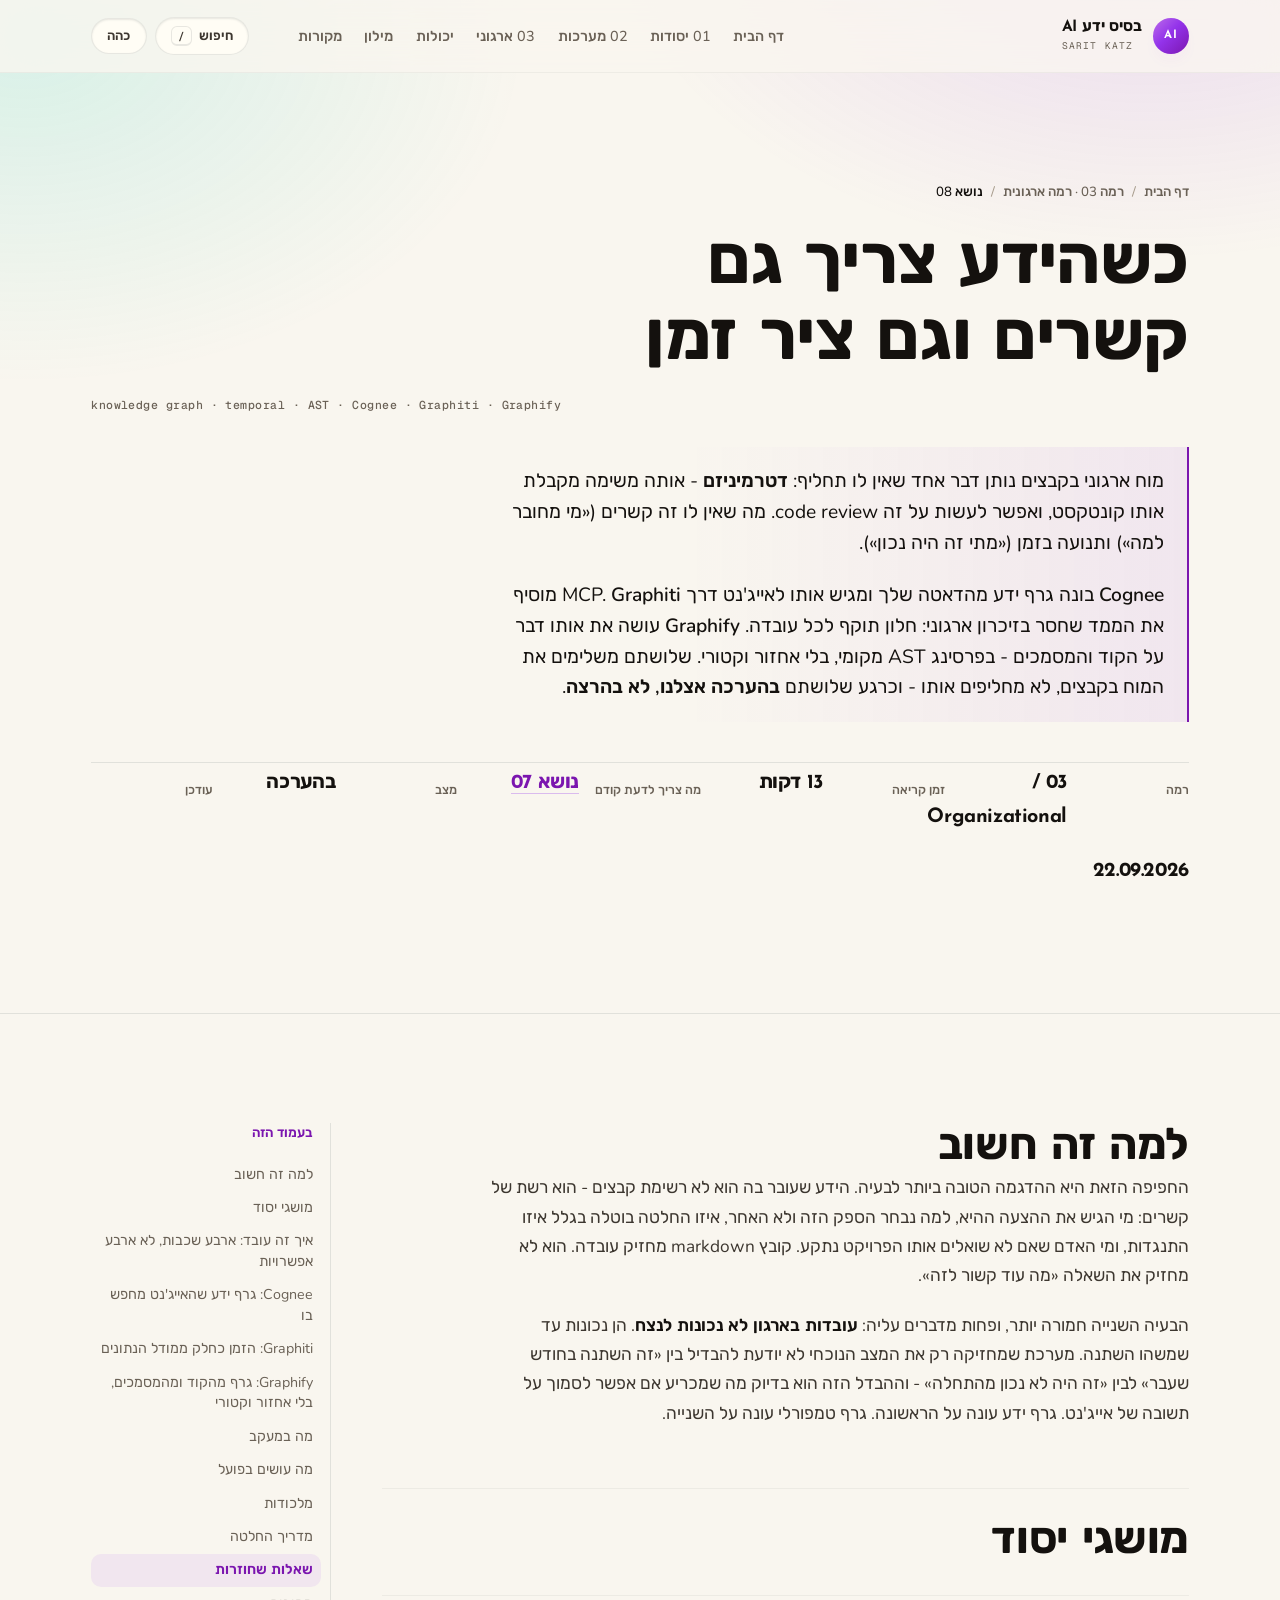
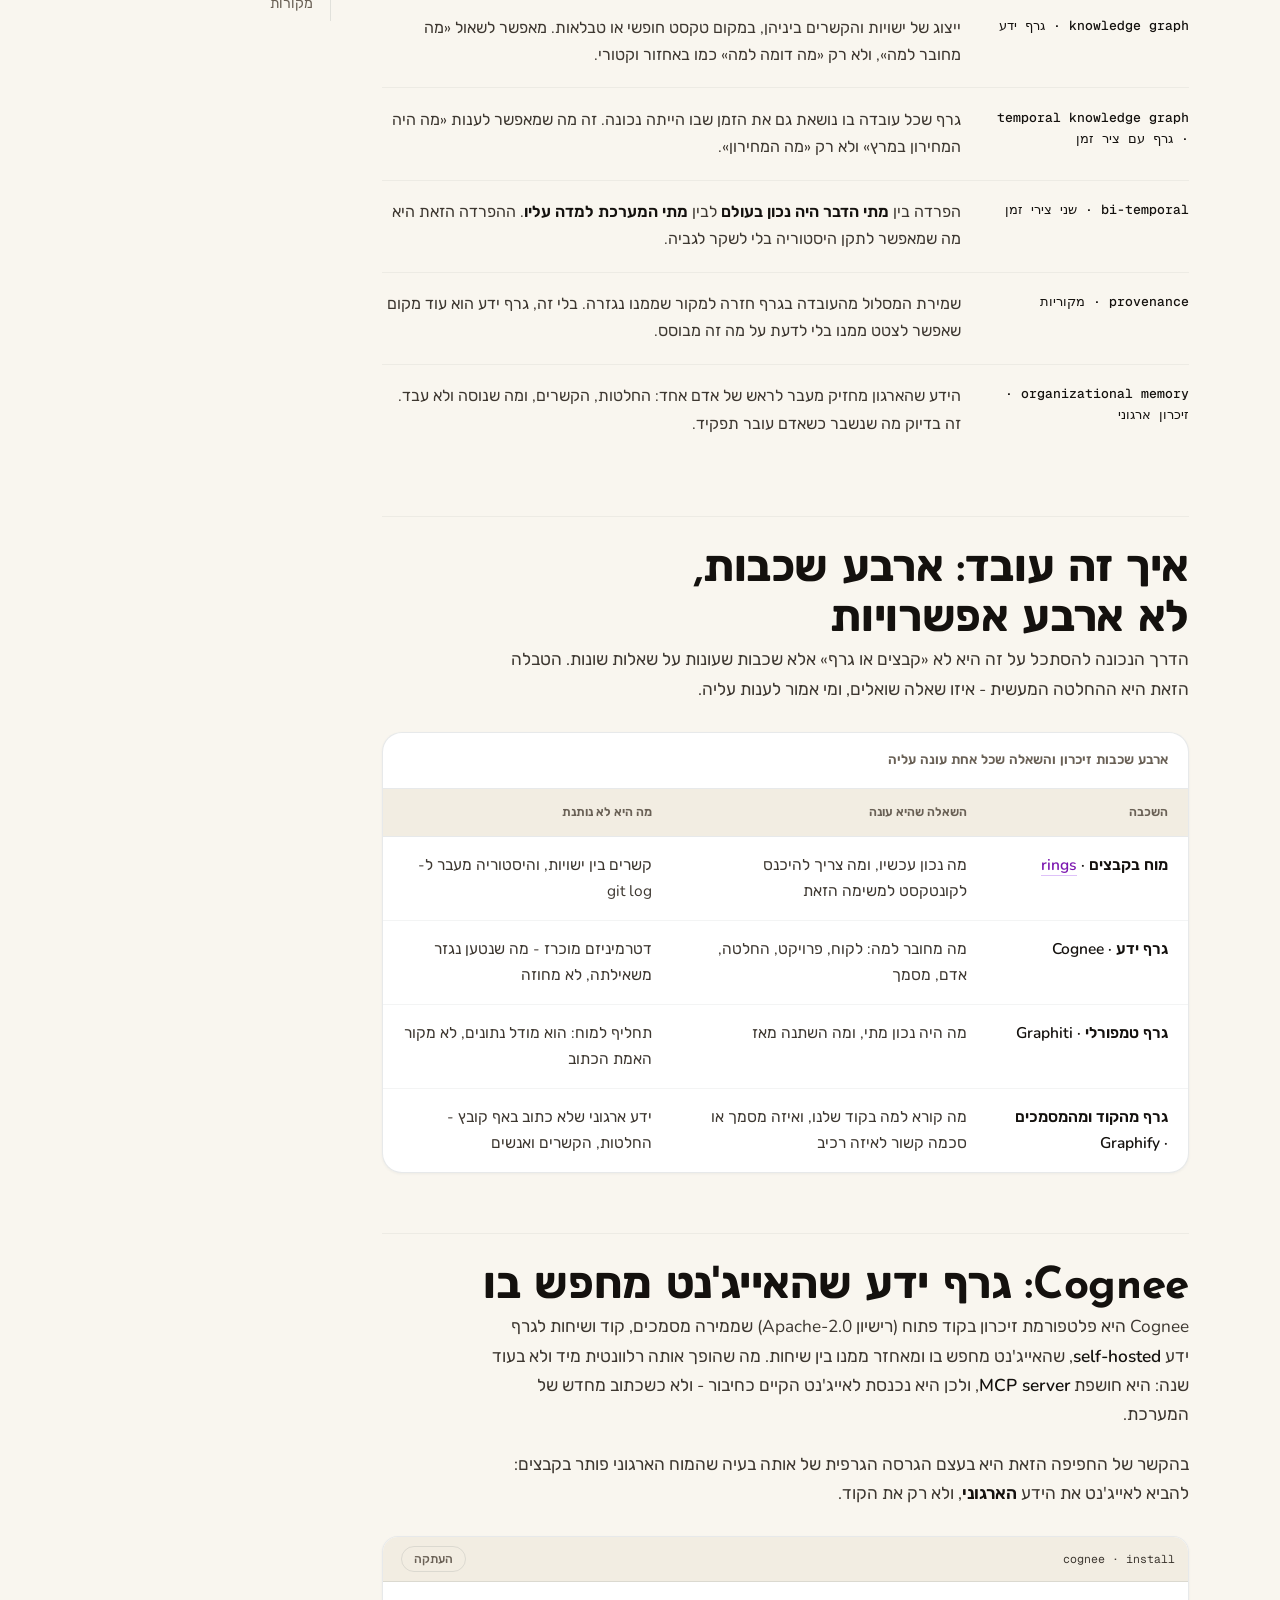
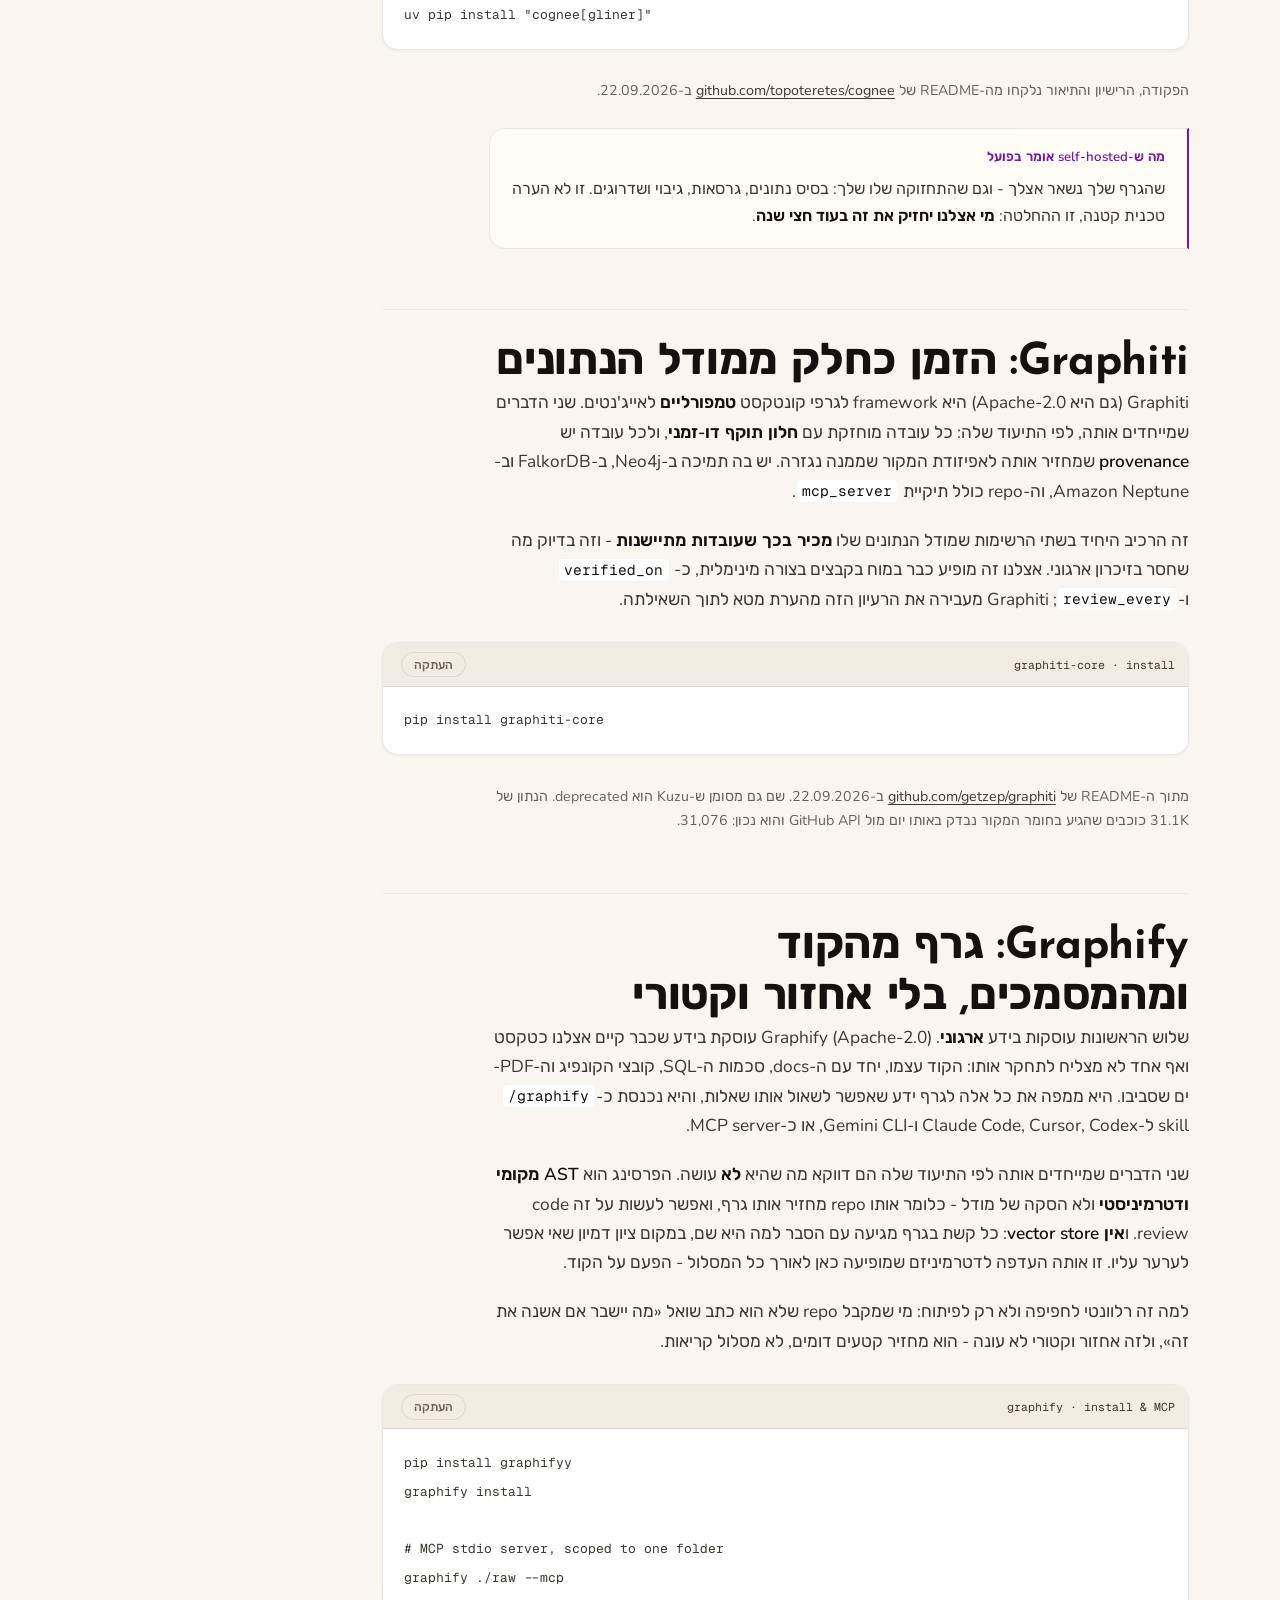
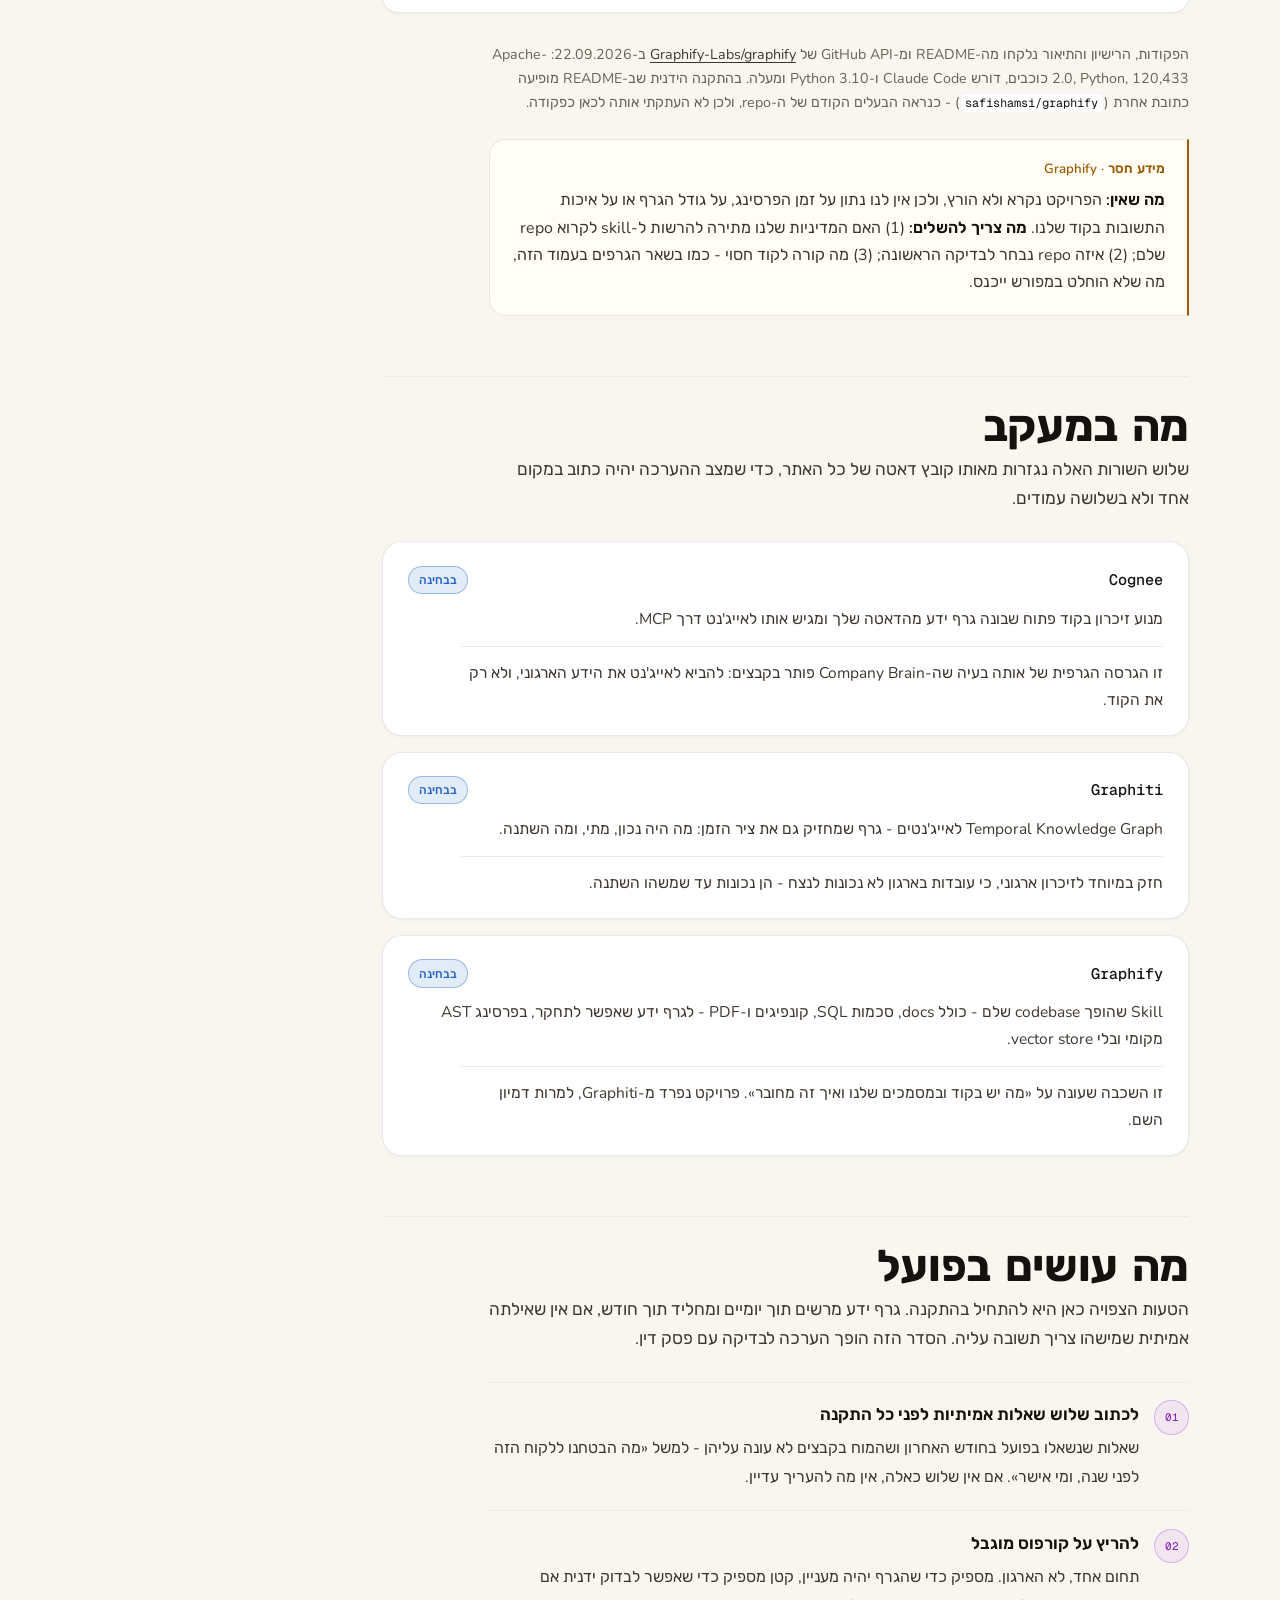
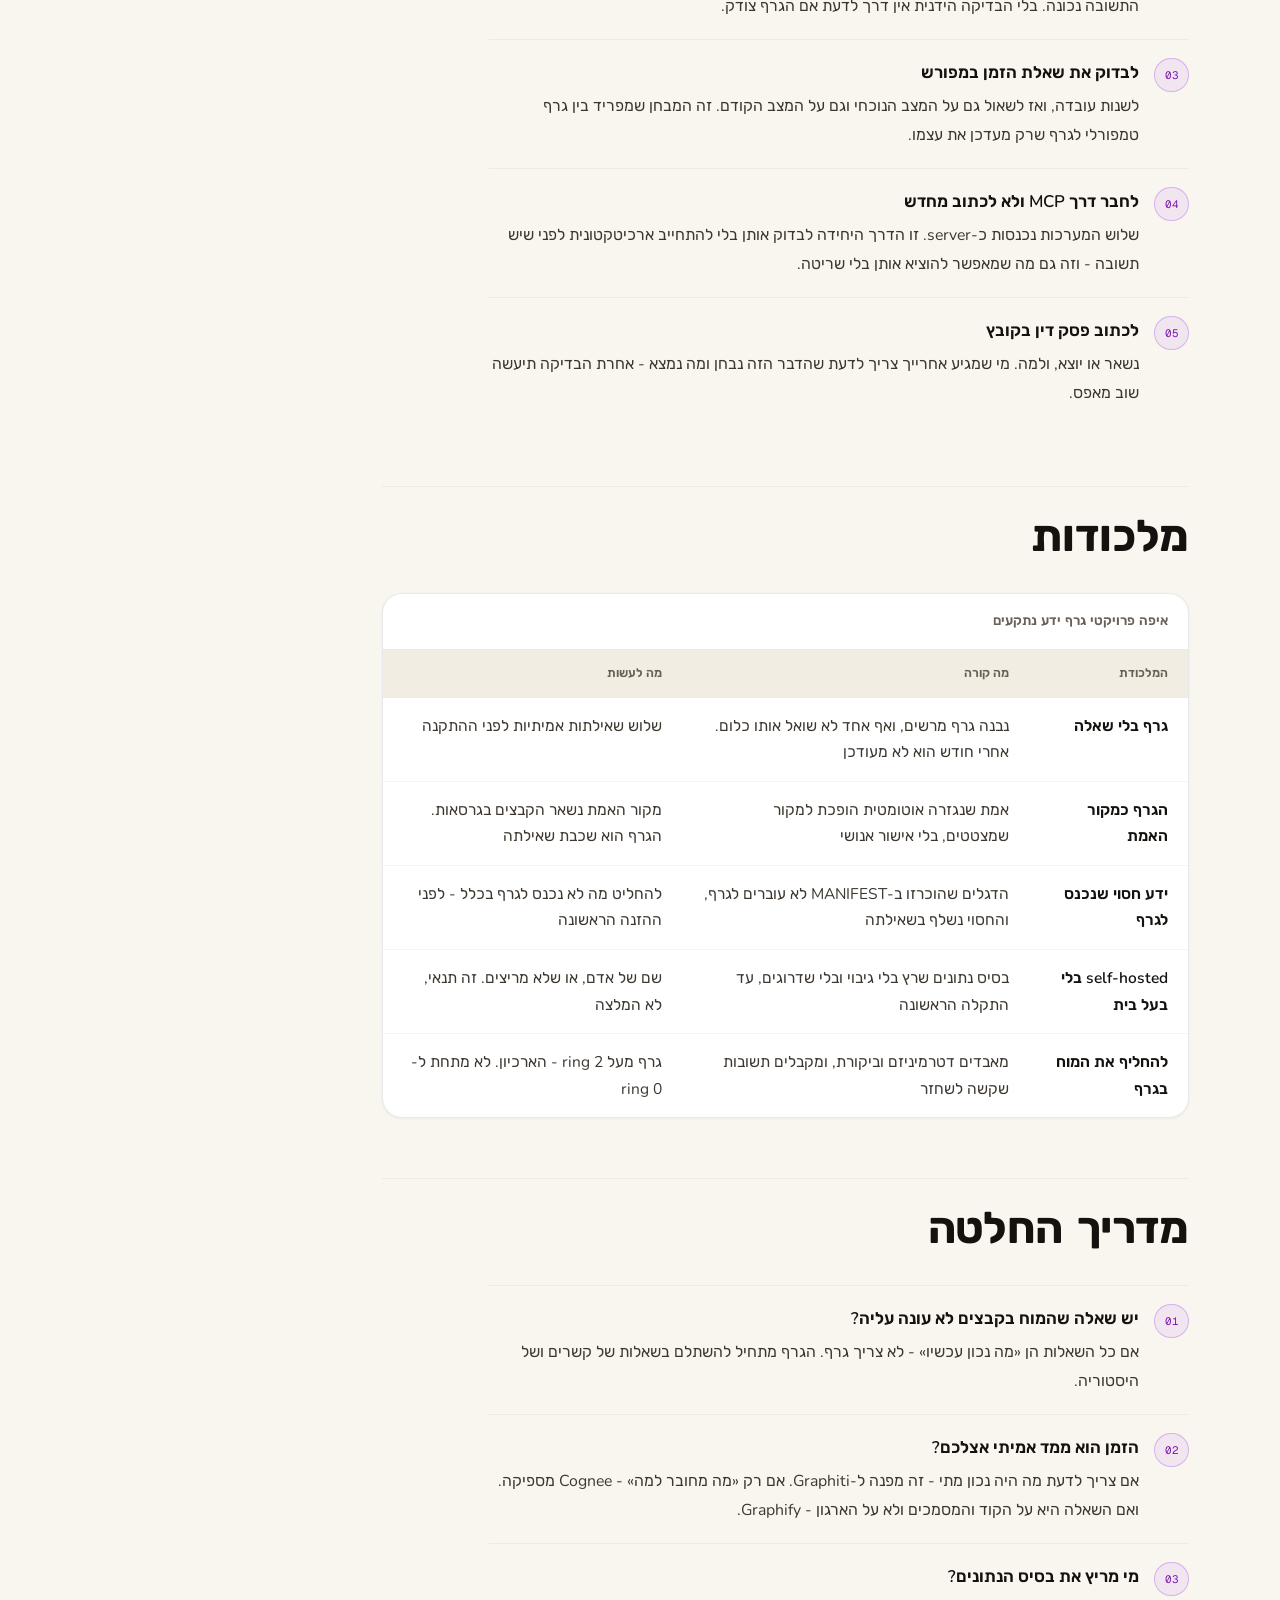
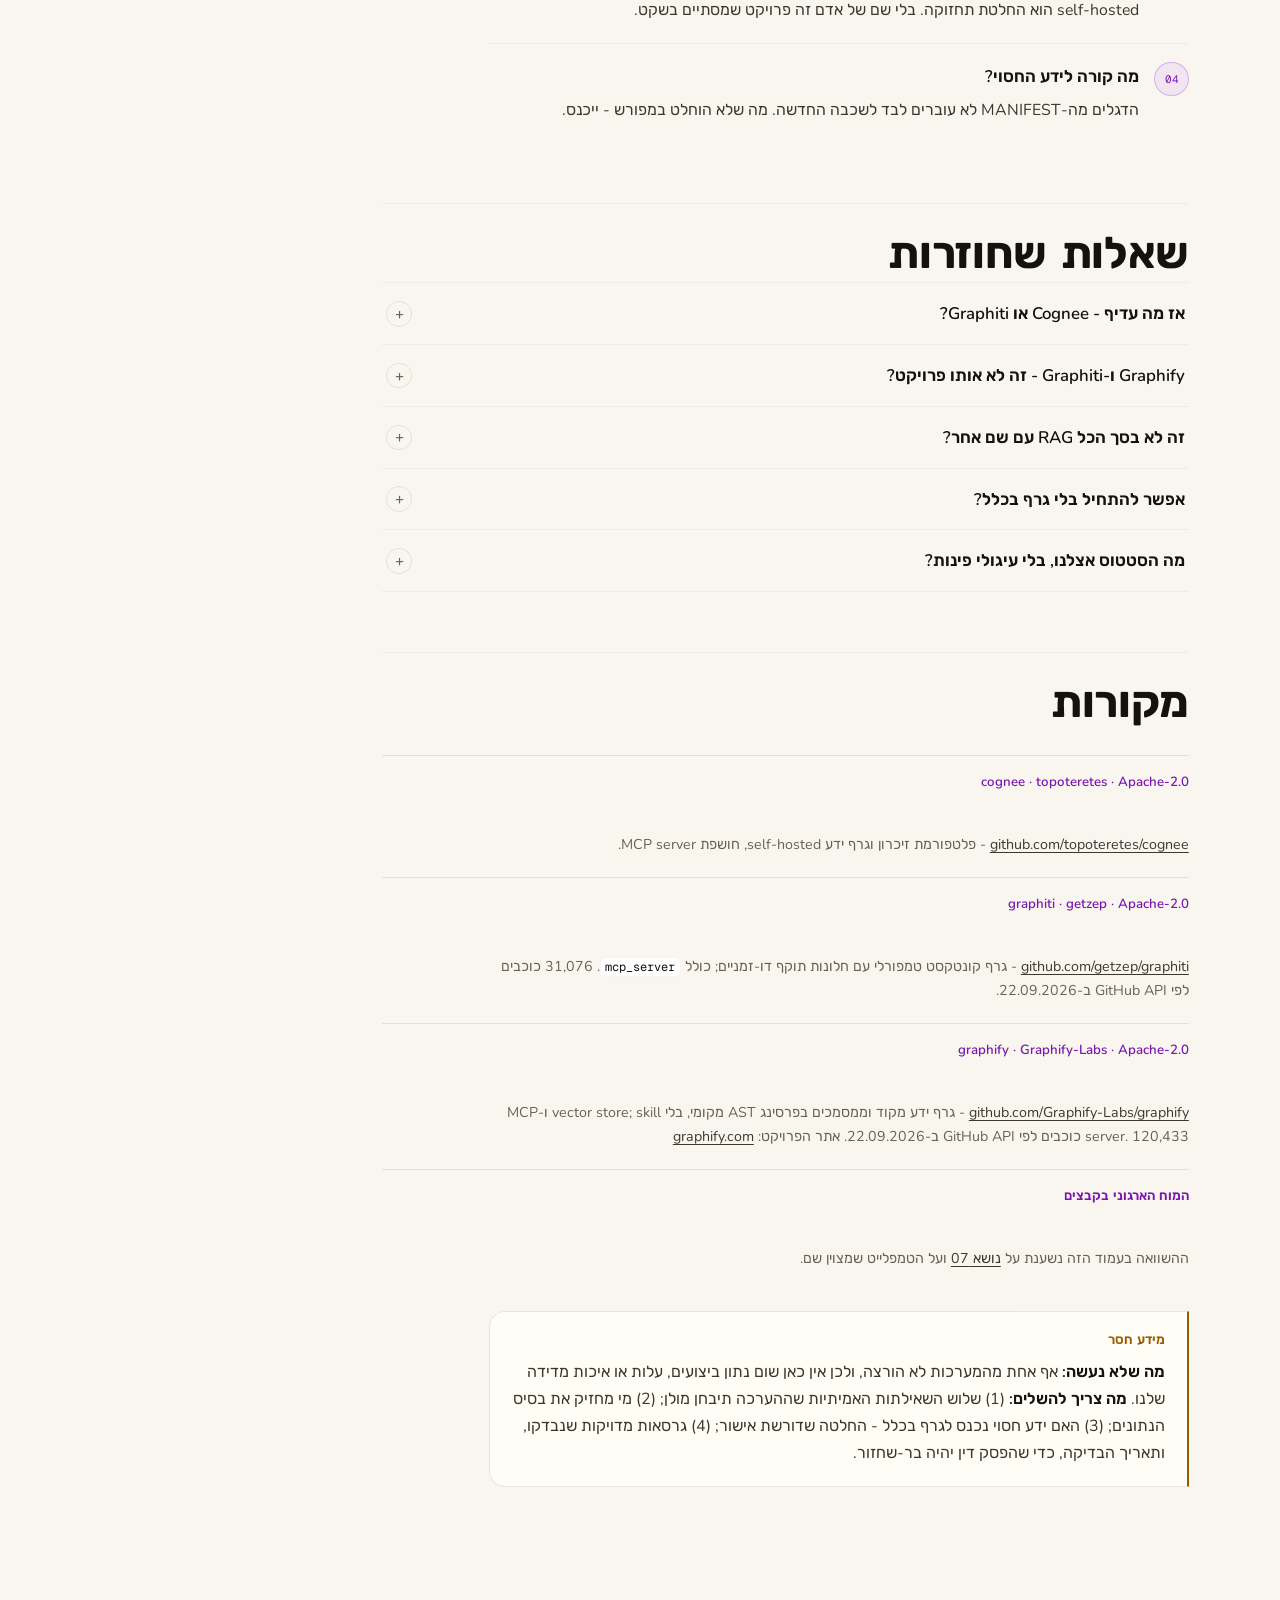
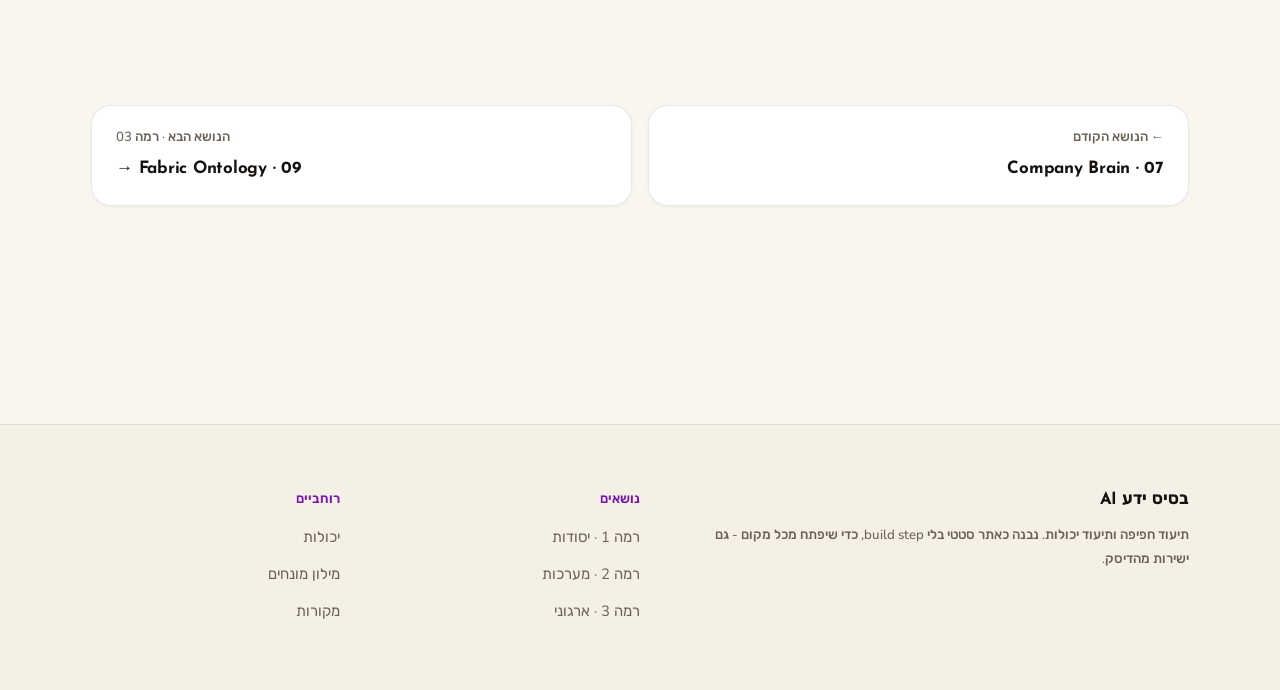
<file: 08-memory-graphs.html>
<!DOCTYPE html>
<html lang="he" dir="rtl" data-theme="light">
<head>
<meta charset="utf-8">
<meta name="viewport" content="width=device-width, initial-scale=1">
<title>זיכרון ארגוני וגרפי ידע: Cognee, Graphiti ו-Graphify - בסיס ידע AI</title>
<meta name="description" content="מתי ידע בקבצים לא מספיק: גרף ידע נותן קשרים, גרף טמפורלי מוסיף ציר זמן, וגרף מהקוד עונה מה מחובר למה. Cognee, Graphiti ו-Graphify - מה כל אחד עושה, ומה צריך לבדוק לפני החלטה.">
<link rel="preconnect" href="https://fonts.googleapis.com">
<link rel="preconnect" href="https://fonts.gstatic.com" crossorigin>
<link href="https://fonts.googleapis.com/css2?family=Josefin+Sans:wght@300;400;600;700&family=Nunito:wght@300..800&family=Rubik:wght@300..800&family=Geist+Mono:wght@400..600&display=swap" rel="stylesheet">
<link rel="stylesheet" href="assets/styles.css">
<link rel="icon" href="data:,">
<script src="assets/site-data.js"></script>
</head>
<body>
<a class="skip" href="#main">דילוג לתוכן</a>

<header class="site-head">
  <div class="site-head__in">
    <a class="brand" href="index.html">
      <span class="brand__mark" aria-hidden="true">AI</span>
      <span>
        <span class="brand__name">בסיס ידע AI</span>
        <span class="brand__sub">Sarit Katz</span>
      </span>
    </a>
    <nav class="nav" aria-label="ניווט ראשי">
      <a href="index.html">דף הבית</a>
      <a href="01-claude-md.html">01 יסודות</a>
      <a href="03-agent-architecture.html">02 מערכות</a>
      <a href="07-company-brain.html">03 ארגוני</a>
      <a href="capabilities.html">יכולות</a>
      <a href="glossary.html">מילון</a>
      <a href="sources.html">מקורות</a>
    </nav>
    <div class="head-tools">
      <button class="icon-btn" data-search-open aria-label="חיפוש באתר">חיפוש <kbd>/</kbd></button>
      <button class="icon-btn" data-theme-toggle>כהה</button>
      <button class="icon-btn nav-toggle" data-nav-toggle aria-expanded="false" aria-label="תפריט">תפריט</button>
    </div>
  </div>
</header>

<main id="main">

  <section class="section">
    <div class="wrap">
      <nav class="crumbs label label--dim" aria-label="מיקום בעמוד">
        <a href="index.html">דף הבית</a>
        <span aria-hidden="true">/</span>
        <a href="index.html#map">רמה 03 · רמה ארגונית</a>
        <span aria-hidden="true">/</span>
        <span aria-current="page">נושא 08</span>
      </nav>
      <h1 style="max-width:22ch">כשהידע צריך גם קשרים וגם ציר זמן</h1>
      <p class="mono mono-dim" dir="ltr" style="margin:1rem 0 0">knowledge graph · temporal · AST · Cognee · Graphiti · Graphify</p>
      <div class="answer" style="margin-top:2rem">
        <p>
          מוח ארגוני בקבצים נותן דבר אחד שאין לו תחליף: <b>דטרמיניזם</b> - אותה משימה מקבלת אותו
          קונטקסט, ואפשר לעשות על זה code review. מה שאין לו זה קשרים («מי מחובר למה») ותנועה
          בזמן («מתי זה היה נכון»).
        </p>
        <p>
          <b>Cognee</b> בונה גרף ידע מהדאטה שלך ומגיש אותו לאייג'נט דרך MCP. <b>Graphiti</b>
          מוסיף את הממד שחסר בזיכרון ארגוני: חלון תוקף לכל עובדה. <b>Graphify</b> עושה את אותו
          דבר על הקוד והמסמכים - בפרסינג AST מקומי, בלי אחזור וקטורי. שלושתם משלימים את המוח
          בקבצים, לא מחליפים אותו - וכרגע שלושתם <b>בהערכה אצלנו, לא בהרצה</b>.
        </p>
      </div>
      <dl class="facts">
        <dt>רמה</dt><dd>03 / Organizational</dd>
        <dt>זמן קריאה</dt><dd>13 דקות</dd>
        <dt>מה צריך לדעת קודם</dt><dd><a href="07-company-brain.html">נושא 07</a></dd>
        <dt>מצב</dt><dd>בהערכה</dd>
        <dt>עודכן</dt><dd>22.09.2026</dd>
      </dl>
    </div>
  </section>

  <section class="section hairline-top">
    <div class="wrap doc">
      <div>

        <h2 id="why">למה זה חשוב</h2>
        <div class="prose">
          <p>
            החפיפה הזאת היא ההדגמה הטובה ביותר לבעיה. הידע שעובר בה הוא לא רשימת קבצים - הוא רשת
            של קשרים: מי הגיש את ההצעה ההיא, למה נבחר הספק הזה ולא האחר, איזו החלטה בוטלה בגלל
            איזו התנגדות, ומי האדם שאם לא שואלים אותו הפרויקט נתקע. קובץ markdown מחזיק עובדה.
            הוא לא מחזיק את השאלה «מה עוד קשור לזה».
          </p>
          <p>
            הבעיה השנייה חמורה יותר, ופחות מדברים עליה: <b>עובדות בארגון לא נכונות לנצח</b>. הן
            נכונות עד שמשהו השתנה. מערכת שמחזיקה רק את המצב הנוכחי לא יודעת להבדיל בין «זה
            השתנה בחודש שעבר» לבין «זה היה לא נכון מהתחלה» - וההבדל הזה הוא בדיוק מה שמכריע אם
            אפשר לסמוך על תשובה של אייג'נט. גרף ידע עונה על הראשונה. גרף טמפורלי עונה על השנייה.
          </p>
        </div>

        <h2 id="terms">מושגי יסוד</h2>
        <dl class="terms">
          <div>
            <dt>knowledge graph · גרף ידע</dt>
            <dd>
              ייצוג של ישויות והקשרים ביניהן, במקום טקסט חופשי או טבלאות. מאפשר לשאול «מה מחובר
              למה», ולא רק «מה דומה למה» כמו באחזור וקטורי.
            </dd>
          </div>
          <div>
            <dt>temporal knowledge graph · גרף עם ציר זמן</dt>
            <dd>
              גרף שכל עובדה בו נושאת גם את הזמן שבו הייתה נכונה. זה מה שמאפשר לענות «מה היה
              המחירון במרץ» ולא רק «מה המחירון».
            </dd>
          </div>
          <div>
            <dt>bi-temporal · שני צירי זמן</dt>
            <dd>
              הפרדה בין <b>מתי הדבר היה נכון בעולם</b> לבין <b>מתי המערכת למדה עליו</b>. ההפרדה
              הזאת היא מה שמאפשר לתקן היסטוריה בלי לשקר לגביה.
            </dd>
          </div>
          <div>
            <dt>provenance · מקוריות</dt>
            <dd>
              שמירת המסלול מהעובדה בגרף חזרה למקור שממנו נגזרה. בלי זה, גרף ידע הוא עוד מקום
              שאפשר לצטט ממנו בלי לדעת על מה זה מבוסס.
            </dd>
          </div>
          <div>
            <dt>organizational memory · זיכרון ארגוני</dt>
            <dd>
              הידע שהארגון מחזיק מעבר לראש של אדם אחד: החלטות, הקשרים, ומה שנוסה ולא עבד. זה
              בדיוק מה שנשבר כשאדם עובר תפקיד.
            </dd>
          </div>
        </dl>

        <h2 id="how">איך זה עובד: ארבע שכבות, לא ארבע אפשרויות</h2>
        <div class="prose">
          <p>
            הדרך הנכונה להסתכל על זה היא לא «קבצים או גרף» אלא שכבות שעונות על שאלות שונות.
            הטבלה הזאת היא ההחלטה המעשית - איזו שאלה שואלים, ומי אמור לענות עליה.
          </p>
        </div>
        <div class="table-scroll">
          <table class="decide">
            <caption>ארבע שכבות זיכרון והשאלה שכל אחת עונה עליה</caption>
            <thead>
              <tr><th>השכבה</th><th>השאלה שהיא עונה</th><th>מה היא לא נותנת</th></tr>
            </thead>
            <tbody>
              <tr>
                <td>מוח בקבצים · <a href="07-company-brain.html">rings</a></td>
                <td>מה נכון עכשיו, ומה צריך להיכנס לקונטקסט למשימה הזאת</td>
                <td>קשרים בין ישויות, והיסטוריה מעבר ל-git log</td>
              </tr>
              <tr>
                <td>גרף ידע · Cognee</td>
                <td>מה מחובר למה: לקוח, פרויקט, החלטה, אדם, מסמך</td>
                <td>דטרמיניזם מוכרז - מה שנטען נגזר משאילתה, לא מחוזה</td>
              </tr>
              <tr>
                <td>גרף טמפורלי · Graphiti</td>
                <td>מה היה נכון מתי, ומה השתנה מאז</td>
                <td>תחליף למוח: הוא מודל נתונים, לא מקור האמת הכתוב</td>
              </tr>
              <tr>
                <td>גרף מהקוד ומהמסמכים · Graphify</td>
                <td>מה קורא למה בקוד שלנו, ואיזה מסמך או סכמה קשור לאיזה רכיב</td>
                <td>ידע ארגוני שלא כתוב באף קובץ - החלטות, הקשרים ואנשים</td>
              </tr>
            </tbody>
          </table>
        </div>

        <h2 id="cognee">Cognee: גרף ידע שהאייג'נט מחפש בו</h2>
        <div class="prose">
          <p>
            Cognee היא פלטפורמת זיכרון בקוד פתוח (רישיון Apache-2.0) שממירה מסמכים, קוד ושיחות
            לגרף ידע <b>self-hosted</b>, שהאייג'נט מחפש בו ומאחזר ממנו בין שיחות. מה שהופך אותה
            רלוונטית מיד ולא בעוד שנה: היא חושפת <b>MCP server</b>, ולכן היא נכנסת לאייג'נט
            הקיים כחיבור - ולא כשכתוב מחדש של המערכת.
          </p>
          <p>
            בהקשר של החפיפה הזאת היא בעצם הגרסה הגרפית של אותה בעיה שהמוח הארגוני פותר בקבצים:
            להביא לאייג'נט את הידע <b>הארגוני</b>, ולא רק את הקוד.
          </p>
        </div>
        <div class="code" style="margin-top:1.75rem">
          <div class="code__head">
            <span class="code__label">cognee · install</span>
            <button class="copy" type="button">העתקה</button>
          </div>
<pre><code>uv pip install "cognee[gliner]"</code></pre>
        </div>
        <p class="source-note" style="margin-top:.85rem">
          הפקודה, הרישיון והתיאור נלקחו מה-README של
          <a class="lat" href="https://github.com/topoteretes/cognee" target="_blank" rel="noopener">github.com/topoteretes/cognee</a>
          ב-22.09.2026.
        </p>
        <div class="note" style="margin-top:1.5rem">
          <span class="label">מה ש-self-hosted אומר בפועל</span>
          <p>
            שהגרף שלך נשאר אצלך - וגם שהתחזוקה שלו שלך: בסיס נתונים, גרסאות, גיבוי ושדרוגים.
            זו לא הערה טכנית קטנה, זו ההחלטה: <b>מי אצלנו יחזיק את זה בעוד חצי שנה</b>.
          </p>
        </div>

        <h2 id="graphiti">Graphiti: הזמן כחלק ממודל הנתונים</h2>
        <div class="prose">
          <p>
            Graphiti (גם היא Apache-2.0) היא framework לגרפי קונטקסט <b>טמפורליים</b>
            לאייג'נטים. שני הדברים שמייחדים אותה, לפי התיעוד שלה: כל עובדה מוחזקת עם
            <b>חלון תוקף דו-זמני</b>, ולכל עובדה יש <b>provenance</b> שמחזיר אותה לאפיזודת המקור
            שממנה נגזרה. יש בה תמיכה ב-Neo4j, ב-FalkorDB וב-Amazon Neptune, וה-repo כולל תיקיית
            <code>mcp_server</code>.
          </p>
          <p>
            זה הרכיב היחיד בשתי הרשימות שמודל הנתונים שלו <b>מכיר בכך שעובדות מתיישנות</b> -
            וזה בדיוק מה שחסר בזיכרון ארגוני. אצלנו זה מופיע כבר במוח בקבצים בצורה מינימלית, כ-
            <code>verified_on</code> ו-<code>review_every</code>; Graphiti מעבירה את הרעיון הזה
            מהערת מטא לתוך השאילתה.
          </p>
        </div>
        <div class="code" style="margin-top:1.75rem">
          <div class="code__head">
            <span class="code__label">graphiti-core · install</span>
            <button class="copy" type="button">העתקה</button>
          </div>
<pre><code>pip install graphiti-core</code></pre>
        </div>
        <p class="source-note" style="margin-top:.85rem">
          מתוך ה-README של
          <a class="lat" href="https://github.com/getzep/graphiti" target="_blank" rel="noopener">github.com/getzep/graphiti</a>
          ב-22.09.2026. שם גם מסומן ש-Kuzu הוא deprecated. הנתון של 31.1K כוכבים שהגיע בחומר
          המקור נבדק באותו יום מול GitHub API והוא נכון: 31,076.
        </p>

        <h2 id="graphify">Graphify: גרף מהקוד ומהמסמכים, בלי אחזור וקטורי</h2>
        <div class="prose">
          <p>
            שלוש הראשונות עוסקות בידע <b>ארגוני</b>. Graphify (Apache-2.0) עוסקת בידע שכבר קיים
            אצלנו כטקסט ואף אחד לא מצליח לתחקר אותו: הקוד עצמו, יחד עם ה-docs, סכמות ה-SQL,
            קובצי הקונפיג וה-PDF-ים שסביבו. היא ממפה את כל אלה לגרף ידע שאפשר לשאול אותו שאלות,
            והיא נכנסת כ-<code>/graphify</code> skill ל-Claude Code, Cursor, Codex ו-Gemini CLI,
            או כ-MCP server.
          </p>
          <p>
            שני הדברים שמייחדים אותה לפי התיעוד שלה הם דווקא מה שהיא <b>לא</b> עושה. הפרסינג הוא
            <b>AST מקומי ודטרמיניסטי</b> ולא הסקה של מודל - כלומר אותו repo מחזיר אותו גרף, ואפשר
            לעשות על זה code review. ו<b>אין vector store</b>: כל קשת בגרף מגיעה עם הסבר למה היא
            שם, במקום ציון דמיון שאי אפשר לערער עליו. זו אותה העדפה לדטרמיניזם שמופיעה כאן לאורך
            כל המסלול - הפעם על הקוד.
          </p>
          <p>
            למה זה רלוונטי לחפיפה ולא רק לפיתוח: מי שמקבל repo שלא הוא כתב שואל «מה יישבר אם אשנה
            את זה», ולזה אחזור וקטורי לא עונה - הוא מחזיר קטעים דומים, לא מסלול קריאות.
          </p>
        </div>
        <div class="code" style="margin-top:1.75rem">
          <div class="code__head">
            <span class="code__label">graphify · install &amp; MCP</span>
            <button class="copy" type="button">העתקה</button>
          </div>
<pre><code>pip install graphifyy
graphify install

# MCP stdio server, scoped to one folder
graphify ./raw --mcp</code></pre>
        </div>
        <p class="source-note" style="margin-top:.85rem">
          הפקודות, הרישיון והתיאור נלקחו מה-README ומ-GitHub API של
          <a class="lat" href="https://github.com/Graphify-Labs/graphify" target="_blank" rel="noopener">Graphify-Labs/graphify</a>
          ב-22.09.2026: Apache-2.0, Python, 120,433 כוכבים, דורש Claude Code ו-Python 3.10 ומעלה.
          בהתקנה הידנית שב-README מופיעה כתובת אחרת (<code>safishamsi/graphify</code>) - כנראה
          הבעלים הקודם של ה-repo, ולכן לא העתקתי אותה לכאן כפקודה.
        </p>
        <div class="note note--gap" style="margin-top:1.5rem">
          <span class="label">מידע חסר · Graphify</span>
          <p>
            <b>מה שאין:</b> הפרויקט נקרא ולא הורץ, ולכן אין לנו נתון על זמן הפרסינג, על גודל הגרף
            או על איכות התשובות בקוד שלנו. <b>מה צריך להשלים:</b> (1) האם המדיניות שלנו מתירה
            להרשות ל-skill לקרוא repo שלם; (2) איזה repo נבחר לבדיקה הראשונה; (3) מה קורה לקוד
            חסוי - כמו בשאר הגרפים בעמוד הזה, מה שלא הוחלט במפורש ייכנס.
          </p>
        </div>

        <h2 id="watch">מה במעקב</h2>
        <div class="prose">
          <p>
            שלוש השורות האלה נגזרות מאותו קובץ דאטה של כל האתר, כדי שמצב ההערכה יהיה כתוב במקום
            אחד ולא בשלושה עמודים.
          </p>
        </div>
        <div id="radar" data-radar="08-memory-graphs.html" style="margin-top:1.75rem"></div>

        <h2 id="do">מה עושים בפועל</h2>
        <div class="prose">
          <p>
            הטעות הצפויה כאן היא להתחיל בהתקנה. גרף ידע מרשים תוך יומיים ומחליד תוך חודש, אם אין
            שאילתה אמיתית שמישהו צריך תשובה עליה. הסדר הזה הופך הערכה לבדיקה עם פסק דין.
          </p>
        </div>
        <ol class="check">
          <li>
            <b>לכתוב שלוש שאלות אמיתיות לפני כל התקנה</b>
            <span>
              שאלות שנשאלו בפועל בחודש האחרון ושהמוח בקבצים לא עונה עליהן - למשל «מה הבטחנו
              ללקוח הזה לפני שנה, ומי אישר». אם אין שלוש כאלה, אין מה להעריך עדיין.
            </span>
          </li>
          <li>
            <b>להריץ על קורפוס מוגבל</b>
            <span>
              תחום אחד, לא הארגון. מספיק כדי שהגרף יהיה מעניין, קטן מספיק כדי שאפשר לבדוק ידנית
              אם התשובה נכונה. בלי הבדיקה הידנית אין דרך לדעת אם הגרף צודק.
            </span>
          </li>
          <li>
            <b>לבדוק את שאלת הזמן במפורש</b>
            <span>
              לשנות עובדה, ואז לשאול גם על המצב הנוכחי וגם על המצב הקודם. זה המבחן שמפריד בין
              גרף טמפורלי לגרף שרק מעדכן את עצמו.
            </span>
          </li>
          <li>
            <b>לחבר דרך MCP ולא לכתוב מחדש</b>
            <span>
              שלוש המערכות נכנסות כ-server. זו הדרך היחידה לבדוק אותן בלי להתחייב ארכיטקטונית
              לפני שיש תשובה - וזה גם מה שמאפשר להוציא אותן בלי שריטה.
            </span>
          </li>
          <li>
            <b>לכתוב פסק דין בקובץ</b>
            <span>
              נשאר או יוצא, ולמה. מי שמגיע אחרייך צריך לדעת שהדבר הזה נבחן ומה נמצא - אחרת
              הבדיקה תיעשה שוב מאפס.
            </span>
          </li>
        </ol>

        <h2 id="traps">מלכודות</h2>
        <div class="table-scroll">
          <table class="decide">
            <caption>איפה פרויקטי גרף ידע נתקעים</caption>
            <thead>
              <tr><th>המלכודת</th><th>מה קורה</th><th>מה לעשות</th></tr>
            </thead>
            <tbody>
              <tr>
                <td>גרף בלי שאלה</td>
                <td>נבנה גרף מרשים, ואף אחד לא שואל אותו כלום. אחרי חודש הוא לא מעודכן</td>
                <td>שלוש שאילתות אמיתיות לפני ההתקנה</td>
              </tr>
              <tr>
                <td>הגרף כמקור האמת</td>
                <td>אמת שנגזרה אוטומטית הופכת למקור שמצטטים, בלי אישור אנושי</td>
                <td>מקור האמת נשאר הקבצים בגרסאות. הגרף הוא שכבת שאילתה</td>
              </tr>
              <tr>
                <td>ידע חסוי שנכנס לגרף</td>
                <td>הדגלים שהוכרזו ב-MANIFEST לא עוברים לגרף, והחסוי נשלף בשאילתה</td>
                <td>להחליט מה לא נכנס לגרף בכלל - לפני ההזנה הראשונה</td>
              </tr>
              <tr>
                <td>self-hosted בלי בעל בית</td>
                <td>בסיס נתונים שרץ בלי גיבוי ובלי שדרוגים, עד התקלה הראשונה</td>
                <td>שם של אדם, או שלא מריצים. זה תנאי, לא המלצה</td>
              </tr>
              <tr>
                <td>להחליף את המוח בגרף</td>
                <td>מאבדים דטרמיניזם וביקורת, ומקבלים תשובות שקשה לשחזר</td>
                <td>גרף מעל ring 2 - הארכיון. לא מתחת ל-ring 0</td>
              </tr>
            </tbody>
          </table>
        </div>

        <h2 id="decide">מדריך החלטה</h2>
        <ol class="check">
          <li>
            <b>יש שאלה שהמוח בקבצים לא עונה עליה?</b>
            <span>אם כל השאלות הן «מה נכון עכשיו» - לא צריך גרף. הגרף מתחיל להשתלם בשאלות של קשרים ושל היסטוריה.</span>
          </li>
          <li>
            <b>הזמן הוא ממד אמיתי אצלכם?</b>
            <span>אם צריך לדעת מה היה נכון מתי - זה מפנה ל-Graphiti. אם רק «מה מחובר למה» - Cognee מספיקה. ואם השאלה היא על הקוד והמסמכים ולא על הארגון - Graphify.</span>
          </li>
          <li>
            <b>מי מריץ את בסיס הנתונים?</b>
            <span>self-hosted הוא החלטת תחזוקה. בלי שם של אדם זה פרויקט שמסתיים בשקט.</span>
          </li>
          <li>
            <b>מה קורה לידע החסוי?</b>
            <span>הדגלים מה-MANIFEST לא עוברים לבד לשכבה החדשה. מה שלא הוחלט במפורש - ייכנס.</span>
          </li>
        </ol>

        <h2 id="faq">שאלות שחוזרות</h2>
        <div>
          <div class="faq-item">
            <button class="faq-q" type="button" aria-expanded="false">
              <span>אז מה עדיף - Cognee או Graphiti?</span>
              <span class="faq-x" aria-hidden="true">+</span>
            </button>
            <div class="faq-a"><div class="faq-a-inner"><div>
              הן לא עונות על אותה שאלה. Cognee היא פלטפורמת זיכרון: קולטת מסמכים, קוד ושיחות,
              ובונה מהם גרף שהאייג'נט מחפש בו. Graphiti היא framework לגרף שהזמן הוא חלק ממודל
              הנתונים שלו. אם השאלה היא «מה מחובר למה» - Cognee. אם השאלה היא «מה היה נכון
              מתי» - Graphiti. בשלב ההערכה אין סיבה לבחור לפני שיש שלוש שאילתות אמיתיות.
            </div></div></div>
          </div>
          <div class="faq-item">
            <button class="faq-q" type="button" aria-expanded="false">
              <span>Graphify ו-Graphiti - זה לא אותו פרויקט?</span>
              <span class="faq-x" aria-hidden="true">+</span>
            </button>
            <div class="faq-a"><div class="faq-a-inner"><div>
              לא, ושתי הכתובות נבדקו בנפרד ב-22.09.2026. <b>Graphiti</b> הוא
              <a class="lat" href="https://github.com/getzep/graphiti" target="_blank" rel="noopener">getzep/graphiti</a>
              - גרף קונטקסט טמפורלי לאייג'נטים, מעל Neo4j או FalkorDB.
              <b>Graphify</b> הוא
              <a class="lat" href="https://github.com/Graphify-Labs/graphify" target="_blank" rel="noopener">Graphify-Labs/graphify</a>
              - skill שהופך codebase ומסמכים לגרף בפרסינג AST מקומי, בלי vector store. שניהם
              Apache-2.0, שניהם פעילים, ואף אחד מהם לא שינה שם או עבר לאחר. דמיון השם הוא בדיוק
              סוג הטעות שבגללה אין באתר הזה כתובת שנכתבה מהזיכרון.
            </div></div></div>
          </div>
          <div class="faq-item">
            <button class="faq-q" type="button" aria-expanded="false">
              <span>זה לא בסך הכל RAG עם שם אחר?</span>
              <span class="faq-x" aria-hidden="true">+</span>
            </button>
            <div class="faq-a"><div class="faq-a-inner"><div>
              לא. RAG מחזיר קטעי טקסט דומים סמנטית לשאילתה. גרף ידע מחזיק ישויות וקשרים, ולכן
              אפשר לעבור בו מסלול - מלקוח להחלטה, מהחלטה למי שאישר אותה. בפועל השילוב נפוץ:
              הגרף לקשרים, אחזור וקטורי לטקסט עצמו. ההשוואה המלאה בין חוזה טעינה לבין אחזור
              נמצאת ב<a href="07-company-brain.html#vs-rag">נושא 07</a>.
            </div></div></div>
          </div>
          <div class="faq-item">
            <button class="faq-q" type="button" aria-expanded="false">
              <span>אפשר להתחיל בלי גרף בכלל?</span>
              <span class="faq-x" aria-hidden="true">+</span>
            </button>
            <div class="faq-a"><div class="faq-a-inner"><div>
              כן, וזו גם ההמלצה כאן. ארבעה קבצי עובדות עם <code>verified_on</code> פותרים את רוב
              הכאב בשבריר המאמץ. גרף נכנס כשמצטברות שאלות שאי אפשר לענות עליהן בקובץ - ואז הוא
              נכנס עם שאילתה מוגדרת ועם בעל בית.
            </div></div></div>
          </div>
          <div class="faq-item">
            <button class="faq-q" type="button" aria-expanded="false">
              <span>מה הסטטוס אצלנו, בלי עיגולי פינות?</span>
              <span class="faq-x" aria-hidden="true">+</span>
            </button>
            <div class="faq-a"><div class="faq-a-inner"><div>
              שלושתן נקראו ונותחו. <b>אף אחת מהן לא הורצה כאן.</b> מה שכתוב בעמוד הזה נלקח
              מהתיעוד של הפרויקטים ב-22.09.2026, ולא ממדידה שלנו. עמוד
              <a href="capabilities.html">היכולות</a> מחזיק את אותה הפרדה בצורה מסודרת.
            </div></div></div>
          </div>
        </div>

        <h2 id="sources">מקורות</h2>
        <ul class="stack" style="list-style:none;padding:0;margin-top:1.5rem">
          <li class="hairline-top" style="padding-top:1rem">
            <p class="label">cognee · topoteretes · Apache-2.0</p>
            <p class="source-note">
              <a class="lat" href="https://github.com/topoteretes/cognee" target="_blank" rel="noopener">github.com/topoteretes/cognee</a>
              - פלטפורמת זיכרון וגרף ידע self-hosted, חושפת MCP server.
            </p>
          </li>
          <li class="hairline-top" style="padding-top:1rem">
            <p class="label">graphiti · getzep · Apache-2.0</p>
            <p class="source-note">
              <a class="lat" href="https://github.com/getzep/graphiti" target="_blank" rel="noopener">github.com/getzep/graphiti</a>
              - גרף קונטקסט טמפורלי עם חלונות תוקף דו-זמניים; כולל <code>mcp_server</code>.
              31,076 כוכבים לפי GitHub API ב-22.09.2026.
            </p>
          </li>
          <li class="hairline-top" style="padding-top:1rem">
            <p class="label">graphify · Graphify-Labs · Apache-2.0</p>
            <p class="source-note">
              <a class="lat" href="https://github.com/Graphify-Labs/graphify" target="_blank" rel="noopener">github.com/Graphify-Labs/graphify</a>
              - גרף ידע מקוד וממסמכים בפרסינג AST מקומי, בלי vector store; skill ו-MCP server.
              120,433 כוכבים לפי GitHub API ב-22.09.2026. אתר הפרויקט:
              <a class="lat" href="https://www.graphify.com" target="_blank" rel="noopener">graphify.com</a>
            </p>
          </li>
          <li class="hairline-top" style="padding-top:1rem">
            <p class="label">המוח הארגוני בקבצים</p>
            <p class="source-note">ההשוואה בעמוד הזה נשענת על <a href="07-company-brain.html">נושא 07</a> ועל הטמפלייט שמצוין שם.</p>
          </li>
        </ul>

        <div class="note note--gap" style="margin-top:2.5rem">
          <span class="label">מידע חסר</span>
          <p>
            <b>מה שלא נעשה:</b> אף אחת מהמערכות לא הורצה, ולכן אין כאן שום נתון ביצועים, עלות או
            איכות מדידה שלנו. <b>מה צריך להשלים:</b> (1) שלוש השאילתות האמיתיות שההערכה תיבחן
            מולן; (2) מי מחזיק את בסיס הנתונים; (3) האם ידע חסוי נכנס לגרף בכלל - החלטה שדורשת
            אישור; (4) גרסאות מדויקות שנבדקו, ותאריך הבדיקה, כדי שהפסק דין יהיה בר-שחזור.
          </p>
        </div>

      </div>

      <aside class="toc" data-toc aria-label="תוכן העמוד">
        <span class="label">בעמוד הזה</span>
      </aside>
    </div>
  </section>

  <section class="section" style="padding-top:0">
    <div class="wrap">
      <nav class="pager" aria-label="ניווט בין נושאים">
        <a href="07-company-brain.html">
          <span class="label label--dim">← הנושא הקודם</span>
          <strong>07 · Company Brain</strong>
        </a>
        <a href="09-ontology.html">
          <span class="label label--dim">הנושא הבא · רמה 03</span>
          <strong>09 · Fabric Ontology →</strong>
        </a>
      </nav>
    </div>
  </section>
</main>

<footer class="site-foot">
  <div class="wrap foot-grid">
    <div>
      <h3>בסיס ידע AI</h3>
      <p class="label label--dim" style="line-height:1.85">
        תיעוד חפיפה ותיעוד יכולות. נבנה כאתר סטטי בלי build step,
        כדי שיפתח מכל מקום - גם ישירות מהדיסק.
      </p>
    </div>
    <div>
      <p class="label">נושאים</p>
      <ul>
        <li><a href="01-claude-md.html">רמה 1 · יסודות</a></li>
        <li><a href="03-agent-architecture.html">רמה 2 · מערכות</a></li>
        <li><a href="07-company-brain.html">רמה 3 · ארגוני</a></li>
      </ul>
    </div>
    <div>
      <p class="label">רוחביים</p>
      <ul>
        <li><a href="capabilities.html">יכולות</a></li>
        <li><a href="glossary.html">מילון מונחים</a></li>
        <li><a href="sources.html">מקורות</a></li>
      </ul>
    </div>
  </div>
</footer>

<div class="search" data-search role="dialog" aria-modal="true" aria-label="חיפוש באתר">
  <div class="search__veil"></div>
  <div class="search__panel">
    <input class="search__input" id="site-search" name="q" type="search" placeholder="חיפוש בכל האתר, במילון ובארגז הכלים…" aria-label="שדה חיפוש">
    <div class="search__results"></div>
    <div class="search__foot">
      <span class="label label--dim"><kbd>↑</kbd> <kbd>↓</kbd> מעבר</span>
      <span class="label label--dim"><kbd>Enter</kbd> פתיחה</span>
      <span class="label label--dim"><kbd>Esc</kbd> סגירה</span>
    </div>
  </div>
</div>

<script src="assets/search-index.js"></script>
<script src="assets/app.js"></script>
<script src="assets/demos.js"></script>
</body>
</html>
</file>
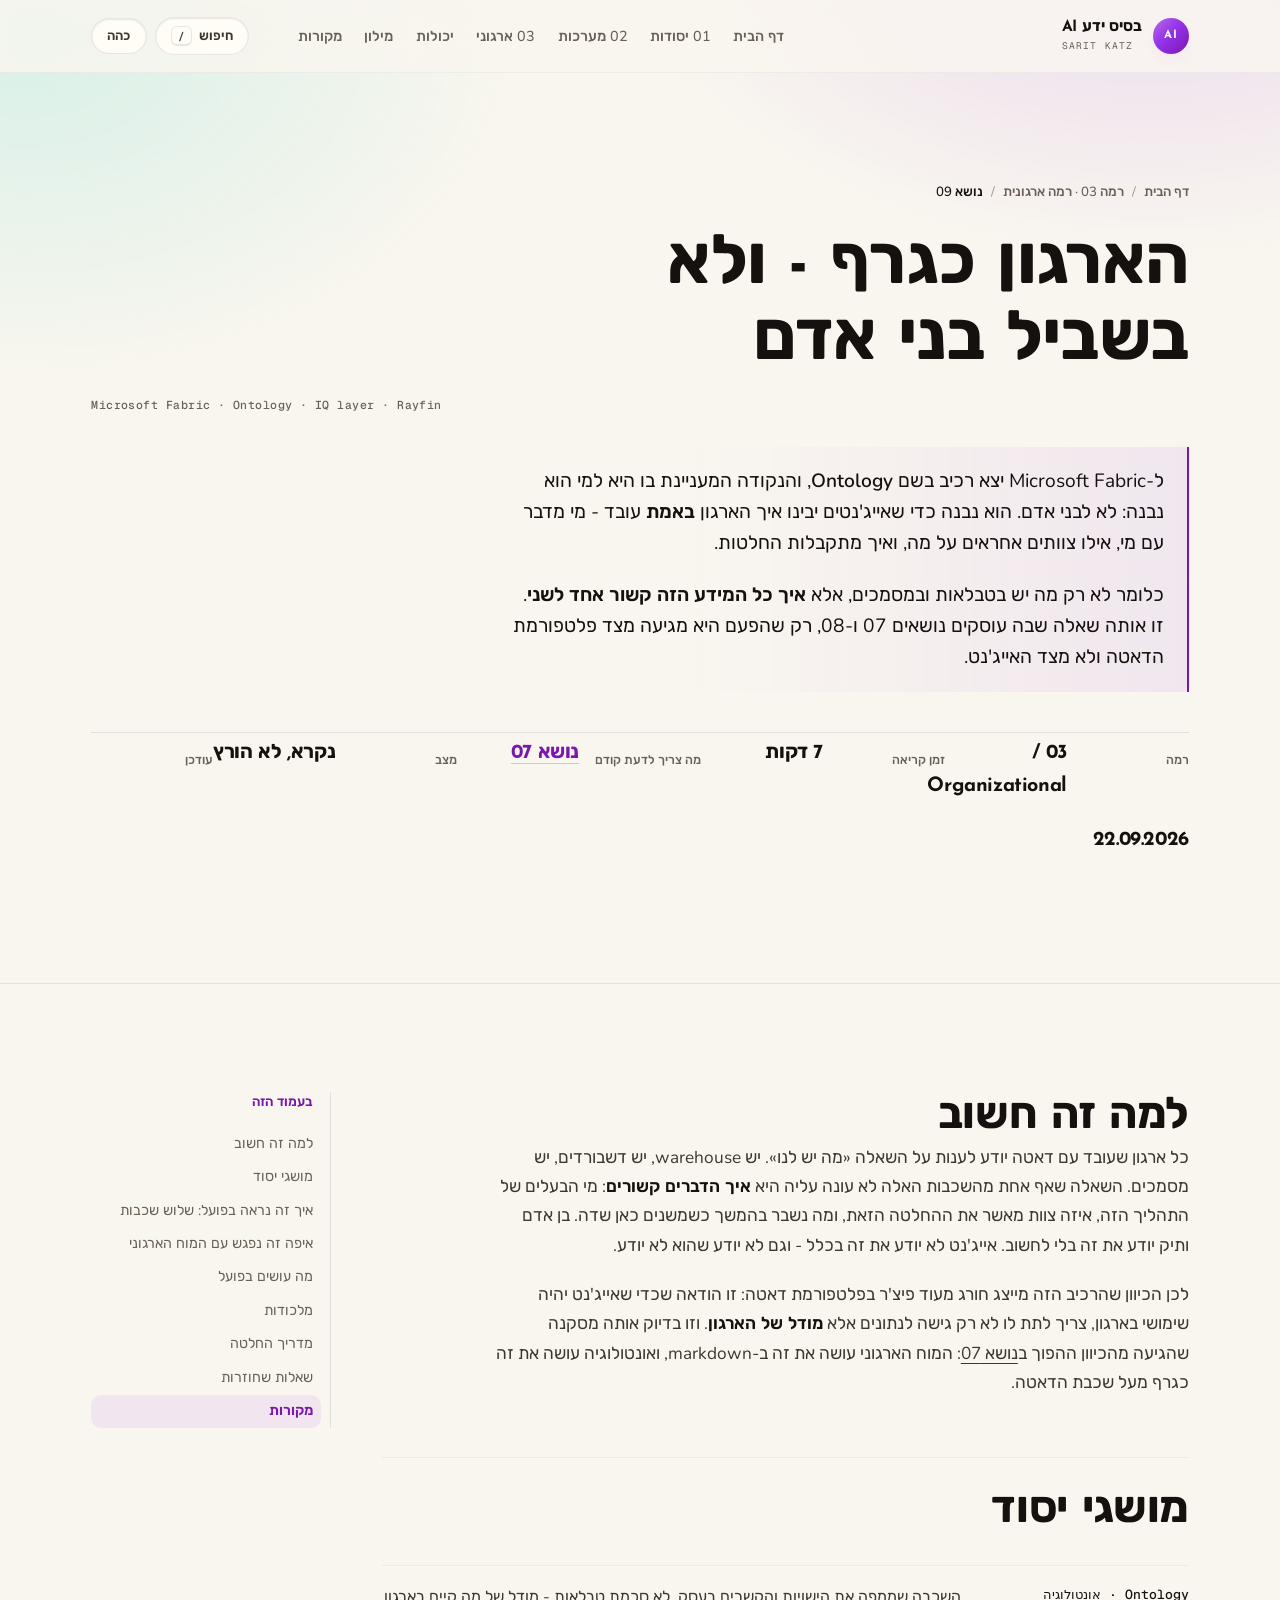
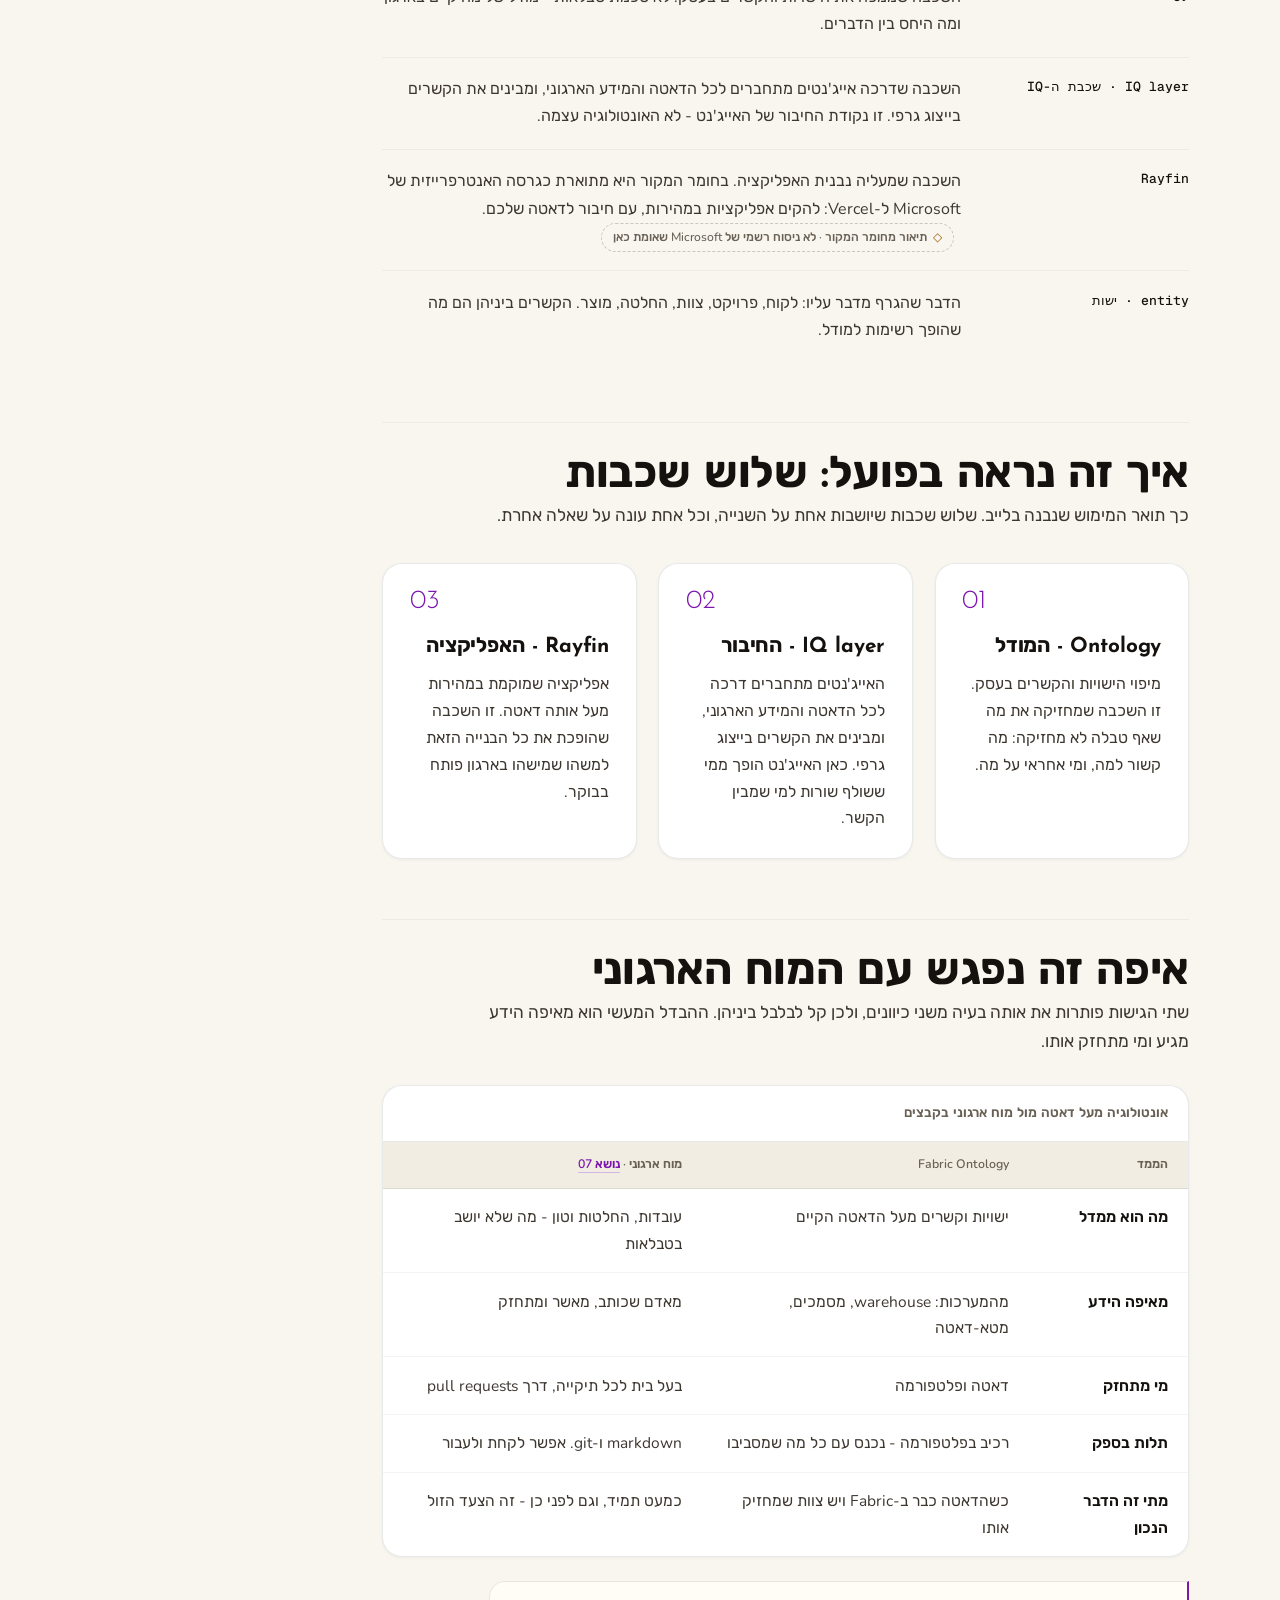
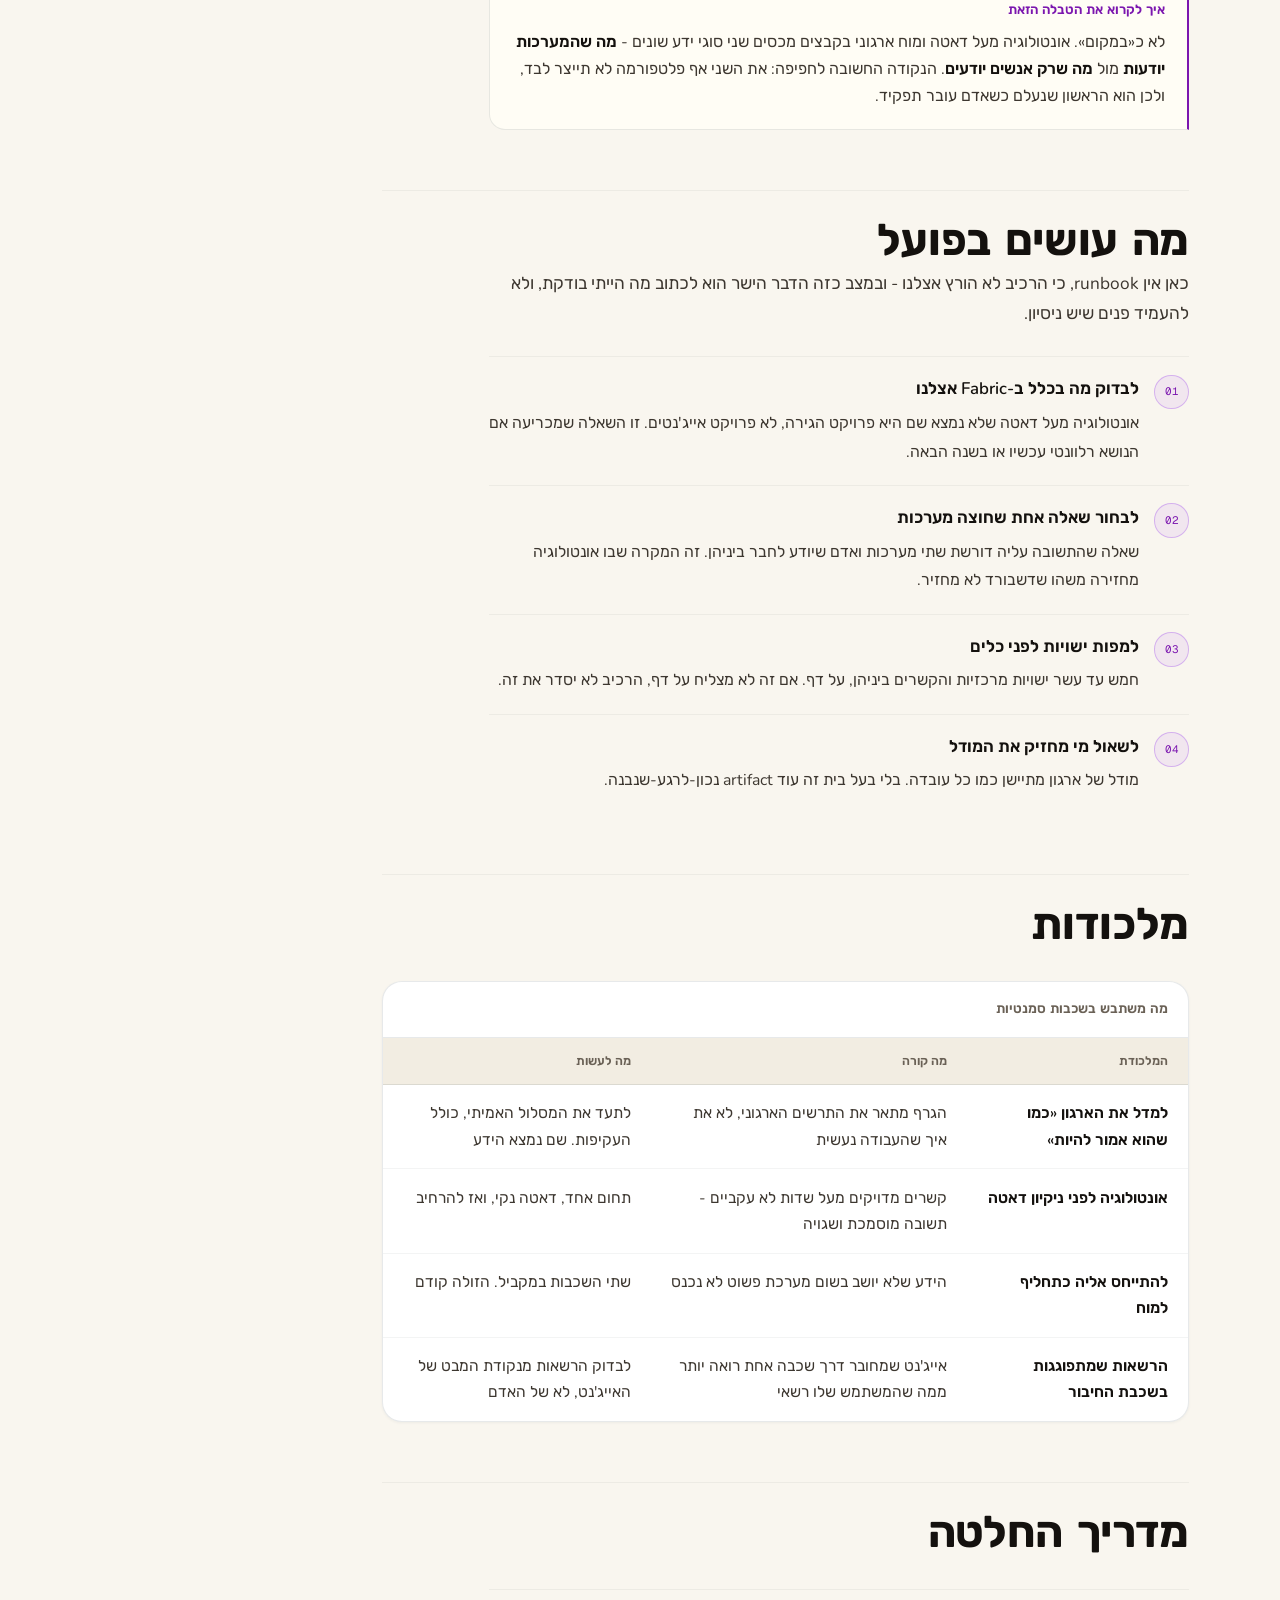
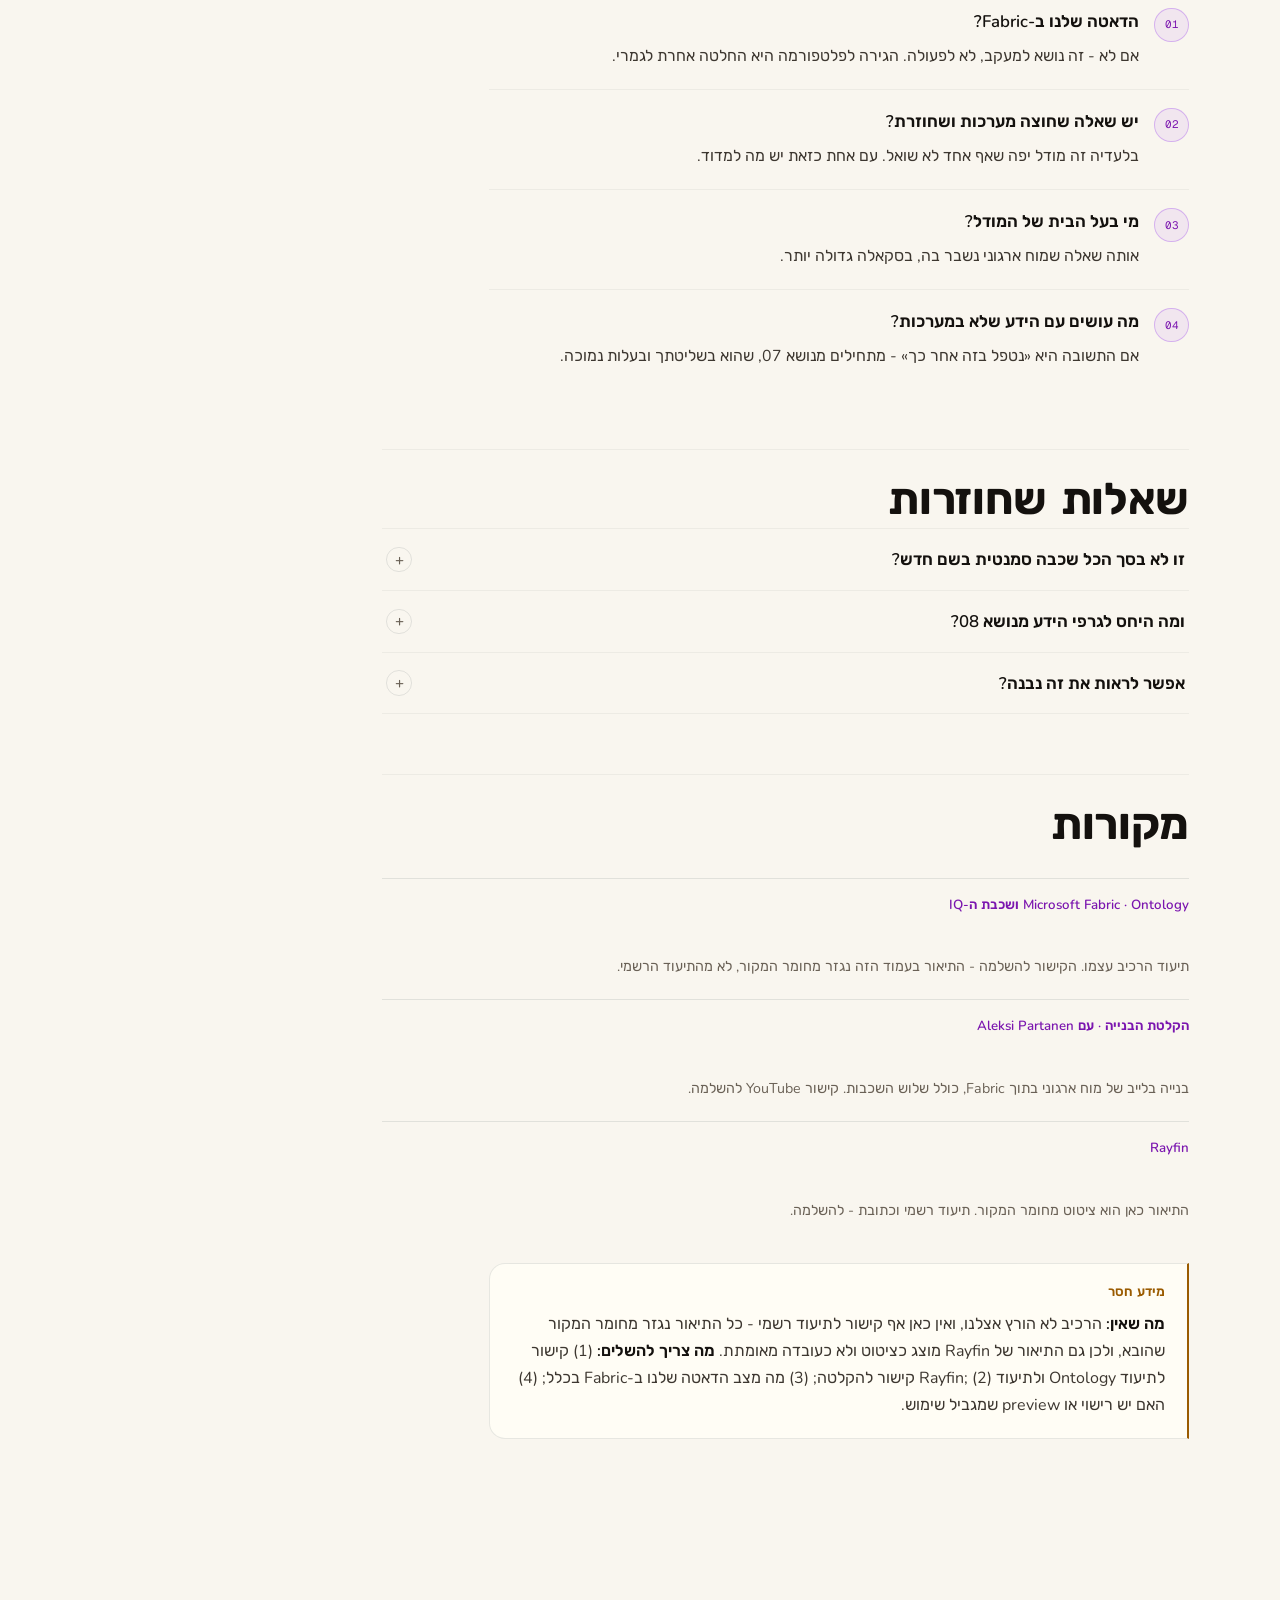
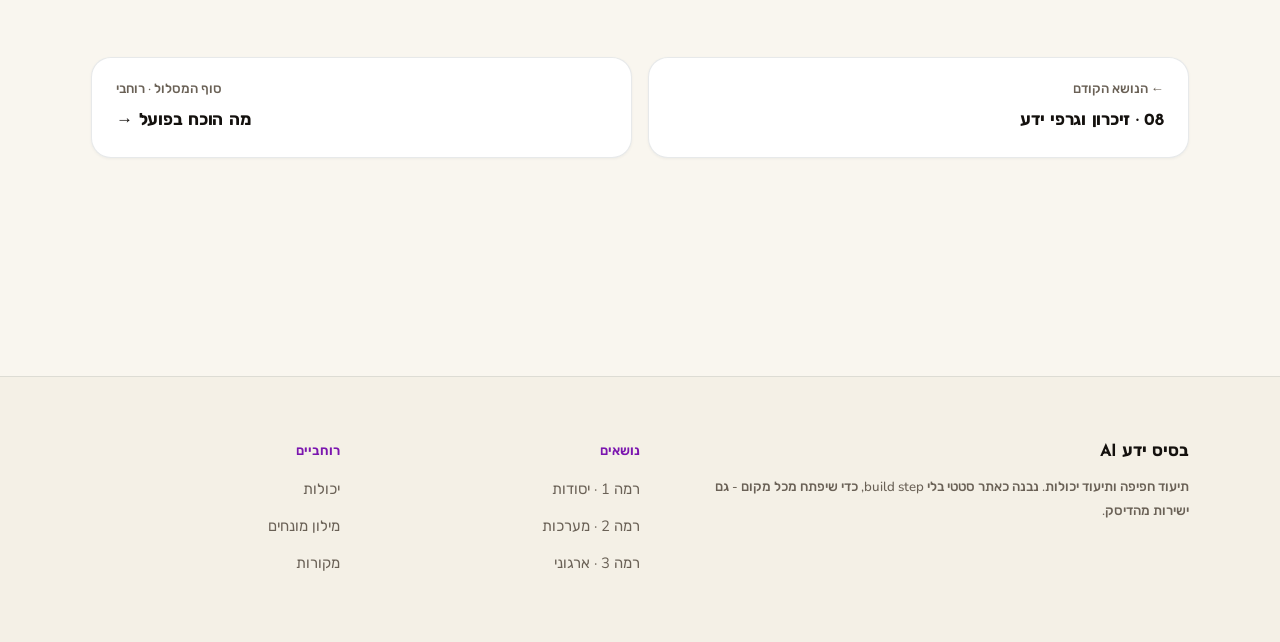
<file: 09-ontology.html>
<!DOCTYPE html>
<html lang="he" dir="rtl" data-theme="light">
<head>
<meta charset="utf-8">
<meta name="viewport" content="width=device-width, initial-scale=1">
<title>Fabric Ontology: הארגון כגרף שאייג'נט מבין - בסיס ידע AI</title>
<meta name="description" content="רכיב Ontology ב-Microsoft Fabric, שכבת ה-IQ, ואפליקציה מעל Rayfin: מיפוי ישויות וקשרים בארגון - לא בשביל בני אדם, בשביל אייג'נטים.">
<link rel="preconnect" href="https://fonts.googleapis.com">
<link rel="preconnect" href="https://fonts.gstatic.com" crossorigin>
<link href="https://fonts.googleapis.com/css2?family=Josefin+Sans:wght@300;400;600;700&family=Nunito:wght@300..800&family=Rubik:wght@300..800&family=Geist+Mono:wght@400..600&display=swap" rel="stylesheet">
<link rel="stylesheet" href="assets/styles.css">
<link rel="icon" href="data:,">
<script src="assets/site-data.js"></script>
</head>
<body>
<a class="skip" href="#main">דילוג לתוכן</a>

<header class="site-head">
  <div class="site-head__in">
    <a class="brand" href="index.html">
      <span class="brand__mark" aria-hidden="true">AI</span>
      <span>
        <span class="brand__name">בסיס ידע AI</span>
        <span class="brand__sub">Sarit Katz</span>
      </span>
    </a>
    <nav class="nav" aria-label="ניווט ראשי">
      <a href="index.html">דף הבית</a>
      <a href="01-claude-md.html">01 יסודות</a>
      <a href="03-agent-architecture.html">02 מערכות</a>
      <a href="07-company-brain.html">03 ארגוני</a>
      <a href="capabilities.html">יכולות</a>
      <a href="glossary.html">מילון</a>
      <a href="sources.html">מקורות</a>
    </nav>
    <div class="head-tools">
      <button class="icon-btn" data-search-open aria-label="חיפוש באתר">חיפוש <kbd>/</kbd></button>
      <button class="icon-btn" data-theme-toggle>כהה</button>
      <button class="icon-btn nav-toggle" data-nav-toggle aria-expanded="false" aria-label="תפריט">תפריט</button>
    </div>
  </div>
</header>

<main id="main">

  <section class="section">
    <div class="wrap">
      <nav class="crumbs label label--dim" aria-label="מיקום בעמוד">
        <a href="index.html">דף הבית</a>
        <span aria-hidden="true">/</span>
        <a href="index.html#map">רמה 03 · רמה ארגונית</a>
        <span aria-hidden="true">/</span>
        <span aria-current="page">נושא 09</span>
      </nav>
      <h1 style="max-width:21ch">הארגון כגרף - ולא בשביל בני אדם</h1>
      <p class="mono mono-dim" dir="ltr" style="margin:1rem 0 0">Microsoft Fabric · Ontology · IQ layer · Rayfin</p>
      <div class="answer" style="margin-top:2rem">
        <p>
          ל-Microsoft Fabric יצא רכיב בשם <b>Ontology</b>, והנקודה המעניינת בו היא למי הוא נבנה:
          לא לבני אדם. הוא נבנה כדי שאייג'נטים יבינו איך הארגון <b>באמת</b> עובד - מי מדבר עם מי,
          אילו צוותים אחראים על מה, ואיך מתקבלות החלטות.
        </p>
        <p>
          כלומר לא רק מה יש בטבלאות ובמסמכים, אלא <b>איך כל המידע הזה קשור אחד לשני</b>. זו אותה
          שאלה שבה עוסקים נושאים 07 ו-08, רק שהפעם היא מגיעה מצד פלטפורמת הדאטה ולא מצד האייג'נט.
        </p>
      </div>
      <dl class="facts">
        <dt>רמה</dt><dd>03 / Organizational</dd>
        <dt>זמן קריאה</dt><dd>7 דקות</dd>
        <dt>מה צריך לדעת קודם</dt><dd><a href="07-company-brain.html">נושא 07</a></dd>
        <dt>מצב</dt><dd>נקרא, לא הורץ</dd>
        <dt>עודכן</dt><dd>22.09.2026</dd>
      </dl>
    </div>
  </section>

  <section class="section hairline-top">
    <div class="wrap doc">
      <div>

        <h2 id="why">למה זה חשוב</h2>
        <div class="prose">
          <p>
            כל ארגון שעובד עם דאטה יודע לענות על השאלה «מה יש לנו». יש warehouse, יש דשבורדים,
            יש מסמכים. השאלה שאף אחת מהשכבות האלה לא עונה עליה היא <b>איך הדברים קשורים</b>: מי
            הבעלים של התהליך הזה, איזה צוות מאשר את ההחלטה הזאת, ומה נשבר בהמשך כשמשנים כאן שדה.
            בן אדם ותיק יודע את זה בלי לחשוב. אייג'נט לא יודע את זה בכלל - וגם לא יודע שהוא לא
            יודע.
          </p>
          <p>
            לכן הכיוון שהרכיב הזה מייצג חורג מעוד פיצ'ר בפלטפורמת דאטה: זו הודאה שכדי שאייג'נט
            יהיה שימושי בארגון, צריך לתת לו לא רק גישה לנתונים אלא <b>מודל של הארגון</b>. וזו
            בדיוק אותה מסקנה שהגיעה מהכיוון ההפוך ב<a href="07-company-brain.html">נושא 07</a>:
            המוח הארגוני עושה את זה ב-markdown, ואונטולוגיה עושה את זה כגרף מעל שכבת הדאטה.
          </p>
        </div>

        <h2 id="terms">מושגי יסוד</h2>
        <dl class="terms">
          <div>
            <dt>Ontology · אונטולוגיה</dt>
            <dd>
              השכבה שממפה את הישויות והקשרים בעסק. לא סכמת טבלאות - מודל של מה קיים בארגון ומה
              היחס בין הדברים.
            </dd>
          </div>
          <div>
            <dt>IQ layer · שכבת ה-IQ</dt>
            <dd>
              השכבה שדרכה אייג'נטים מתחברים לכל הדאטה והמידע הארגוני, ומבינים את הקשרים בייצוג
              גרפי. זו נקודת החיבור של האייג'נט - לא האונטולוגיה עצמה.
            </dd>
          </div>
          <div>
            <dt>Rayfin</dt>
            <dd>
              השכבה שמעליה נבנית האפליקציה. בחומר המקור היא מתוארת כגרסה האנטרפרייזית של
              Microsoft ל-Vercel: להקים אפליקציות במהירות, עם חיבור לדאטה שלכם.
              <span class="claim">תיאור מחומר המקור · לא ניסוח רשמי של Microsoft שאומת כאן</span>
            </dd>
          </div>
          <div>
            <dt>entity · ישות</dt>
            <dd>
              הדבר שהגרף מדבר עליו: לקוח, פרויקט, צוות, החלטה, מוצר. הקשרים ביניהן הם מה שהופך
              רשימות למודל.
            </dd>
          </div>
        </dl>

        <h2 id="how">איך זה נראה בפועל: שלוש שכבות</h2>
        <div class="prose">
          <p>
            כך תואר המימוש שנבנה בלייב. שלוש שכבות שיושבות אחת על השנייה, וכל אחת עונה על שאלה
            אחרת.
          </p>
        </div>
        <div class="grid grid-3" style="margin-top:2rem">
          <div class="mod">
            <span class="num">01</span>
            <h3>Ontology - המודל</h3>
            <p>
              מיפוי הישויות והקשרים בעסק. זו השכבה שמחזיקה את מה שאף טבלה לא מחזיקה: מה קשור
              למה, ומי אחראי על מה.
            </p>
          </div>
          <div class="mod">
            <span class="num">02</span>
            <h3>IQ layer - החיבור</h3>
            <p>
              האייג'נטים מתחברים דרכה לכל הדאטה והמידע הארגוני, ומבינים את הקשרים בייצוג גרפי.
              כאן האייג'נט הופך ממי ששולף שורות למי שמבין הקשר.
            </p>
          </div>
          <div class="mod">
            <span class="num">03</span>
            <h3>Rayfin - האפליקציה</h3>
            <p>
              אפליקציה שמוקמת במהירות מעל אותה דאטה. זו השכבה שהופכת את כל הבנייה הזאת למשהו
              שמישהו בארגון פותח בבוקר.
            </p>
          </div>
        </div>

        <h2 id="compare">איפה זה נפגש עם המוח הארגוני</h2>
        <div class="prose">
          <p>
            שתי הגישות פותרות את אותה בעיה משני כיוונים, ולכן קל לבלבל ביניהן. ההבדל המעשי הוא
            מאיפה הידע מגיע ומי מתחזק אותו.
          </p>
        </div>
        <div class="table-scroll">
          <table class="decide">
            <caption>אונטולוגיה מעל דאטה מול מוח ארגוני בקבצים</caption>
            <thead>
              <tr><th>הממד</th><th>Fabric Ontology</th><th>מוח ארגוני · <a href="07-company-brain.html">נושא 07</a></th></tr>
            </thead>
            <tbody>
              <tr>
                <td>מה הוא ממדל</td>
                <td>ישויות וקשרים מעל הדאטה הקיים</td>
                <td>עובדות, החלטות וטון - מה שלא יושב בטבלאות</td>
              </tr>
              <tr>
                <td>מאיפה הידע</td>
                <td>מהמערכות: warehouse, מסמכים, מטא-דאטה</td>
                <td>מאדם שכותב, מאשר ומתחזק</td>
              </tr>
              <tr>
                <td>מי מתחזק</td>
                <td>דאטה ופלטפורמה</td>
                <td>בעל בית לכל תיקייה, דרך pull requests</td>
              </tr>
              <tr>
                <td>תלות בספק</td>
                <td>רכיב בפלטפורמה - נכנס עם כל מה שמסביבו</td>
                <td>markdown ו-git. אפשר לקחת ולעבור</td>
              </tr>
              <tr>
                <td>מתי זה הדבר הנכון</td>
                <td>כשהדאטה כבר ב-Fabric ויש צוות שמחזיק אותו</td>
                <td>כמעט תמיד, וגם לפני כן - זה הצעד הזול</td>
              </tr>
            </tbody>
          </table>
        </div>
        <div class="note" style="margin-top:1.5rem">
          <span class="label">איך לקרוא את הטבלה הזאת</span>
          <p>
            לא כ«במקום». אונטולוגיה מעל דאטה ומוח ארגוני בקבצים מכסים שני סוגי ידע שונים -
            <b>מה שהמערכות יודעות</b> מול <b>מה שרק אנשים יודעים</b>. הנקודה החשובה לחפיפה: את
            השני אף פלטפורמה לא תייצר לבד, ולכן הוא הראשון שנעלם כשאדם עובר תפקיד.
          </p>
        </div>

        <h2 id="do">מה עושים בפועל</h2>
        <div class="prose">
          <p>
            כאן אין runbook, כי הרכיב לא הורץ אצלנו - ובמצב כזה הדבר הישר הוא לכתוב מה הייתי
            בודקת, ולא להעמיד פנים שיש ניסיון.
          </p>
        </div>
        <ol class="check">
          <li>
            <b>לבדוק מה בכלל ב-Fabric אצלנו</b>
            <span>
              אונטולוגיה מעל דאטה שלא נמצא שם היא פרויקט הגירה, לא פרויקט אייג'נטים. זו השאלה
              שמכריעה אם הנושא רלוונטי עכשיו או בשנה הבאה.
            </span>
          </li>
          <li>
            <b>לבחור שאלה אחת שחוצה מערכות</b>
            <span>
              שאלה שהתשובה עליה דורשת שתי מערכות ואדם שיודע לחבר ביניהן. זה המקרה שבו אונטולוגיה
              מחזירה משהו שדשבורד לא מחזיר.
            </span>
          </li>
          <li>
            <b>למפות ישויות לפני כלים</b>
            <span>
              חמש עד עשר ישויות מרכזיות והקשרים ביניהן, על דף. אם זה לא מצליח על דף, הרכיב לא
              יסדר את זה.
            </span>
          </li>
          <li>
            <b>לשאול מי מחזיק את המודל</b>
            <span>
              מודל של ארגון מתיישן כמו כל עובדה. בלי בעל בית זה עוד artifact נכון-לרגע-שנבנה.
            </span>
          </li>
        </ol>

        <h2 id="traps">מלכודות</h2>
        <div class="table-scroll">
          <table class="decide">
            <caption>מה משתבש בשכבות סמנטיות</caption>
            <thead>
              <tr><th>המלכודת</th><th>מה קורה</th><th>מה לעשות</th></tr>
            </thead>
            <tbody>
              <tr>
                <td>למדל את הארגון «כמו שהוא אמור להיות»</td>
                <td>הגרף מתאר את התרשים הארגוני, לא את איך שהעבודה נעשית</td>
                <td>לתעד את המסלול האמיתי, כולל העקיפות. שם נמצא הידע</td>
              </tr>
              <tr>
                <td>אונטולוגיה לפני ניקיון דאטה</td>
                <td>קשרים מדויקים מעל שדות לא עקביים - תשובה מוסמכת ושגויה</td>
                <td>תחום אחד, דאטה נקי, ואז להרחיב</td>
              </tr>
              <tr>
                <td>להתייחס אליה כתחליף למוח</td>
                <td>הידע שלא יושב בשום מערכת פשוט לא נכנס</td>
                <td>שתי השכבות במקביל. הזולה קודם</td>
              </tr>
              <tr>
                <td>הרשאות שמתפוגגות בשכבת החיבור</td>
                <td>אייג'נט שמחובר דרך שכבה אחת רואה יותר ממה שהמשתמש שלו רשאי</td>
                <td>לבדוק הרשאות מנקודת המבט של האייג'נט, לא של האדם</td>
              </tr>
            </tbody>
          </table>
        </div>

        <h2 id="decide">מדריך החלטה</h2>
        <ol class="check">
          <li>
            <b>הדאטה שלנו ב-Fabric?</b>
            <span>אם לא - זה נושא למעקב, לא לפעולה. הגירה לפלטפורמה היא החלטה אחרת לגמרי.</span>
          </li>
          <li>
            <b>יש שאלה שחוצה מערכות ושחוזרת?</b>
            <span>בלעדיה זה מודל יפה שאף אחד לא שואל. עם אחת כזאת יש מה למדוד.</span>
          </li>
          <li>
            <b>מי בעל הבית של המודל?</b>
            <span>אותה שאלה שמוח ארגוני נשבר בה, בסקאלה גדולה יותר.</span>
          </li>
          <li>
            <b>מה עושים עם הידע שלא במערכות?</b>
            <span>אם התשובה היא «נטפל בזה אחר כך» - מתחילים מנושא 07, שהוא בשליטתך ובעלות נמוכה.</span>
          </li>
        </ol>

        <h2 id="faq">שאלות שחוזרות</h2>
        <div>
          <div class="faq-item">
            <button class="faq-q" type="button" aria-expanded="false">
              <span>זו לא בסך הכל שכבה סמנטית בשם חדש?</span>
              <span class="faq-x" aria-hidden="true">+</span>
            </button>
            <div class="faq-a"><div class="faq-a-inner"><div>
              יש חפיפה, אבל הצרכן שונה, וזה משנה את התכנון. שכבה סמנטית קלאסית נבנתה כדי שאדם
              יבין דשבורד. כאן הצרכן הוא אייג'נט, ולכן חשובים דברים שלאדם היו מובנים מאליהם:
              מי אחראי, מה מותר לגלות, ואיך מתקבלת החלטה. זה גם מה שנאמר במקור במפורש - הרכיב
              «לא נבנה בשביל בני אדם».
            </div></div></div>
          </div>
          <div class="faq-item">
            <button class="faq-q" type="button" aria-expanded="false">
              <span>ומה היחס לגרפי הידע מנושא 08?</span>
              <span class="faq-x" aria-hidden="true">+</span>
            </button>
            <div class="faq-a"><div class="faq-a-inner"><div>
              אותו רעיון בשתי נקודות מבט. Cognee ו-Graphiti הן ספריות שאת מרכיבה בעצמך מעל מה
              שיש לך, עם השליטה והתחזוקה שזה גורר. Ontology היא רכיב מנוהל בתוך פלטפורמה - פחות
              עבודה, יותר תלות בספק ובמקום שבו הדאטה כבר יושב. ההחלטה ביניהן היא כמעט תמיד
              החלטה על הפלטפורמה, לא על הגרף.
            </div></div></div>
          </div>
          <div class="faq-item">
            <button class="faq-q" type="button" aria-expanded="false">
              <span>אפשר לראות את זה נבנה?</span>
              <span class="faq-x" aria-hidden="true">+</span>
            </button>
            <div class="faq-a"><div class="faq-a-inner"><div>
              כן - המימוש נבנה בלייב והוקלט ל-YouTube יחד עם Aleksi Partanen. הקישור המדויק
              הוא אחד הפערים המסומנים בעמוד <a href="sources.html">המקורות</a>, ולא הומצא כאן.
            </div></div></div>
          </div>
        </div>

        <h2 id="sources">מקורות</h2>
        <ul class="stack" style="list-style:none;padding:0;margin-top:1.5rem">
          <li class="hairline-top" style="padding-top:1rem">
            <p class="label">Microsoft Fabric · Ontology ושכבת ה-IQ</p>
            <p class="source-note">תיעוד הרכיב עצמו. הקישור להשלמה - התיאור בעמוד הזה נגזר מחומר המקור, לא מהתיעוד הרשמי.</p>
          </li>
          <li class="hairline-top" style="padding-top:1rem">
            <p class="label">הקלטת הבנייה · עם Aleksi Partanen</p>
            <p class="source-note">בנייה בלייב של מוח ארגוני בתוך Fabric, כולל שלוש השכבות. קישור YouTube להשלמה.</p>
          </li>
          <li class="hairline-top" style="padding-top:1rem">
            <p class="label">Rayfin</p>
            <p class="source-note">התיאור כאן הוא ציטוט מחומר המקור. תיעוד רשמי וכתובת - להשלמה.</p>
          </li>
        </ul>

        <div class="note note--gap" style="margin-top:2.5rem">
          <span class="label">מידע חסר</span>
          <p>
            <b>מה שאין:</b> הרכיב לא הורץ אצלנו, ואין כאן אף קישור לתיעוד רשמי - כל התיאור נגזר
            מחומר המקור שהובא, ולכן גם התיאור של Rayfin מוצג כציטוט ולא כעובדה מאומתת.
            <b>מה צריך להשלים:</b> (1) קישור לתיעוד Ontology ולתיעוד Rayfin; (2) קישור להקלטה;
            (3) מה מצב הדאטה שלנו ב-Fabric בכלל; (4) האם יש רישוי או preview שמגביל שימוש.
          </p>
        </div>

      </div>

      <aside class="toc" data-toc aria-label="תוכן העמוד">
        <span class="label">בעמוד הזה</span>
      </aside>
    </div>
  </section>

  <section class="section" style="padding-top:0">
    <div class="wrap">
      <nav class="pager" aria-label="ניווט בין נושאים">
        <a href="08-memory-graphs.html">
          <span class="label label--dim">← הנושא הקודם</span>
          <strong>08 · זיכרון וגרפי ידע</strong>
        </a>
        <a href="capabilities.html">
          <span class="label label--dim">סוף המסלול · רוחבי</span>
          <strong>מה הוכח בפועל →</strong>
        </a>
      </nav>
    </div>
  </section>
</main>

<footer class="site-foot">
  <div class="wrap foot-grid">
    <div>
      <h3>בסיס ידע AI</h3>
      <p class="label label--dim" style="line-height:1.85">
        תיעוד חפיפה ותיעוד יכולות. נבנה כאתר סטטי בלי build step,
        כדי שיפתח מכל מקום - גם ישירות מהדיסק.
      </p>
    </div>
    <div>
      <p class="label">נושאים</p>
      <ul>
        <li><a href="01-claude-md.html">רמה 1 · יסודות</a></li>
        <li><a href="03-agent-architecture.html">רמה 2 · מערכות</a></li>
        <li><a href="07-company-brain.html">רמה 3 · ארגוני</a></li>
      </ul>
    </div>
    <div>
      <p class="label">רוחביים</p>
      <ul>
        <li><a href="capabilities.html">יכולות</a></li>
        <li><a href="glossary.html">מילון מונחים</a></li>
        <li><a href="sources.html">מקורות</a></li>
      </ul>
    </div>
  </div>
</footer>

<div class="search" data-search role="dialog" aria-modal="true" aria-label="חיפוש באתר">
  <div class="search__veil"></div>
  <div class="search__panel">
    <input class="search__input" id="site-search" name="q" type="search" placeholder="חיפוש בכל האתר, במילון ובארגז הכלים…" aria-label="שדה חיפוש">
    <div class="search__results"></div>
    <div class="search__foot">
      <span class="label label--dim"><kbd>↑</kbd> <kbd>↓</kbd> מעבר</span>
      <span class="label label--dim"><kbd>Enter</kbd> פתיחה</span>
      <span class="label label--dim"><kbd>Esc</kbd> סגירה</span>
    </div>
  </div>
</div>

<script src="assets/search-index.js"></script>
<script src="assets/app.js"></script>
<script src="assets/demos.js"></script>
</body>
</html>
</file>
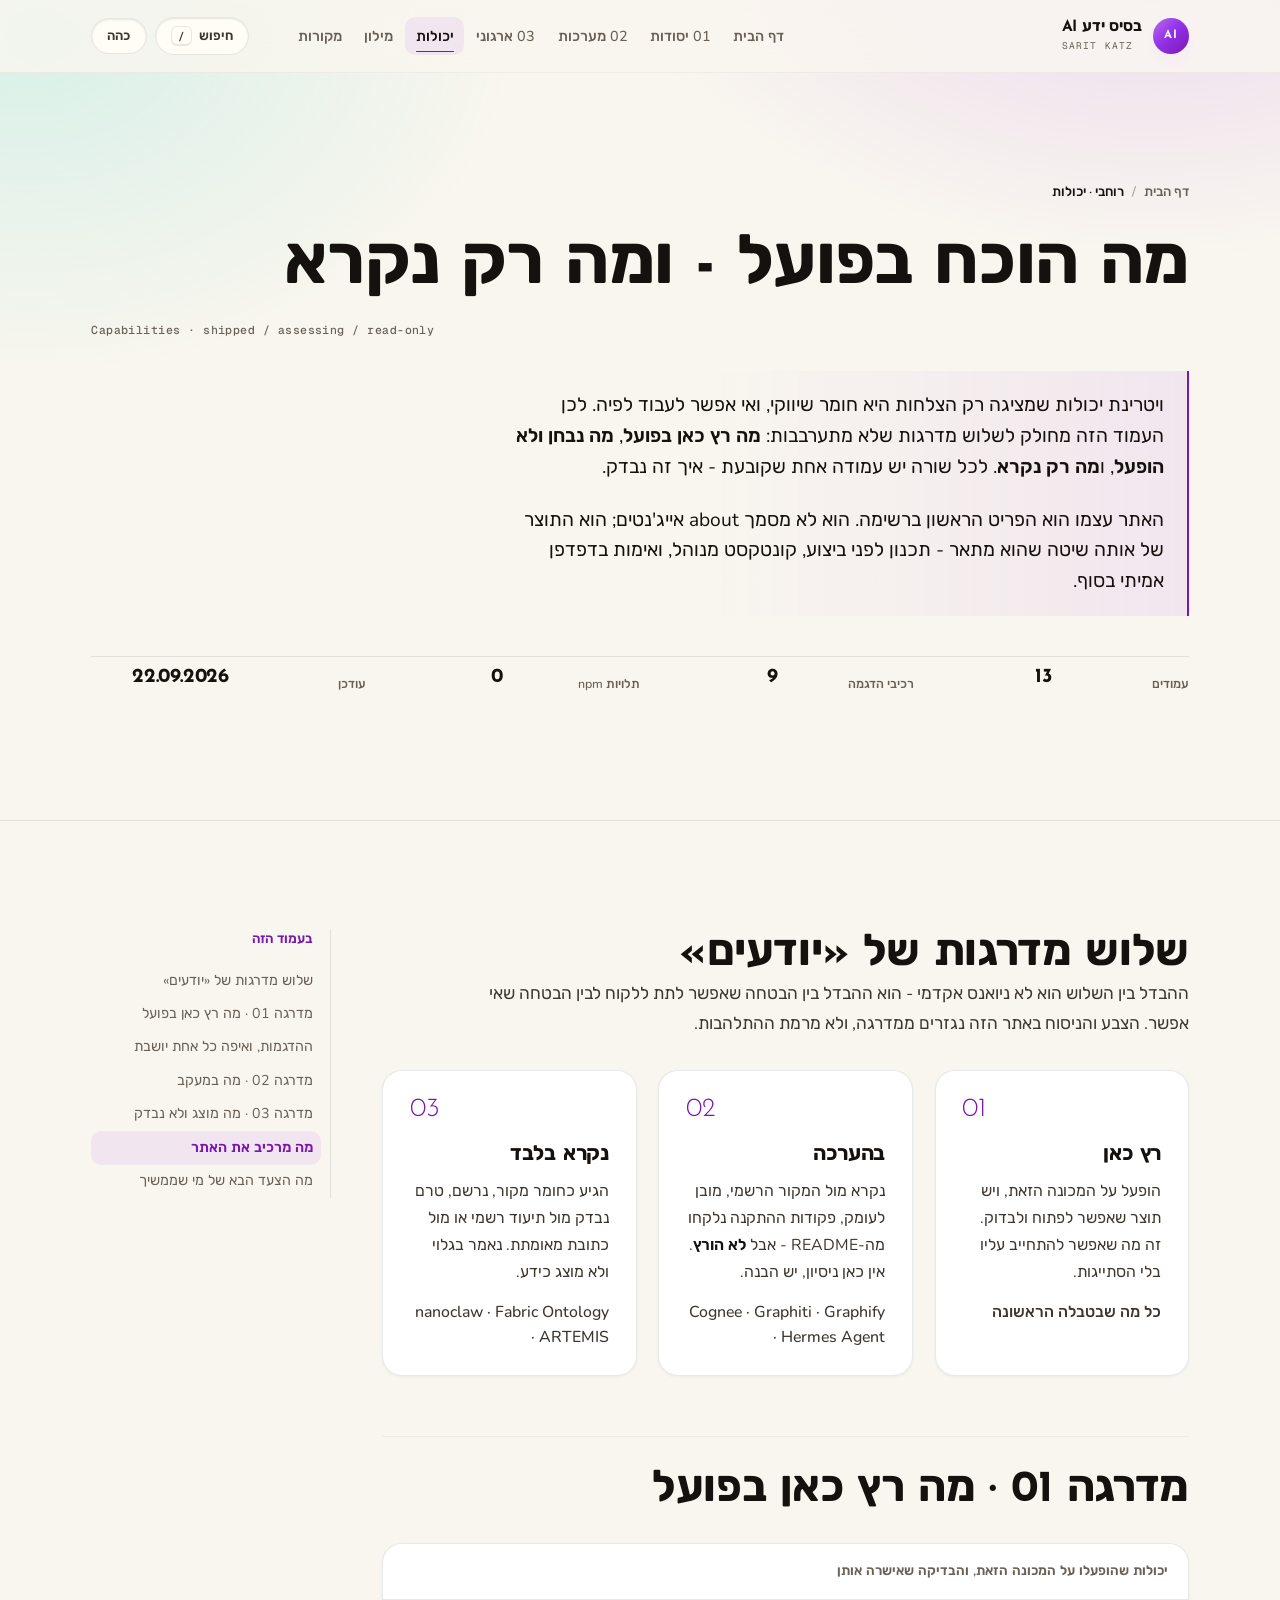
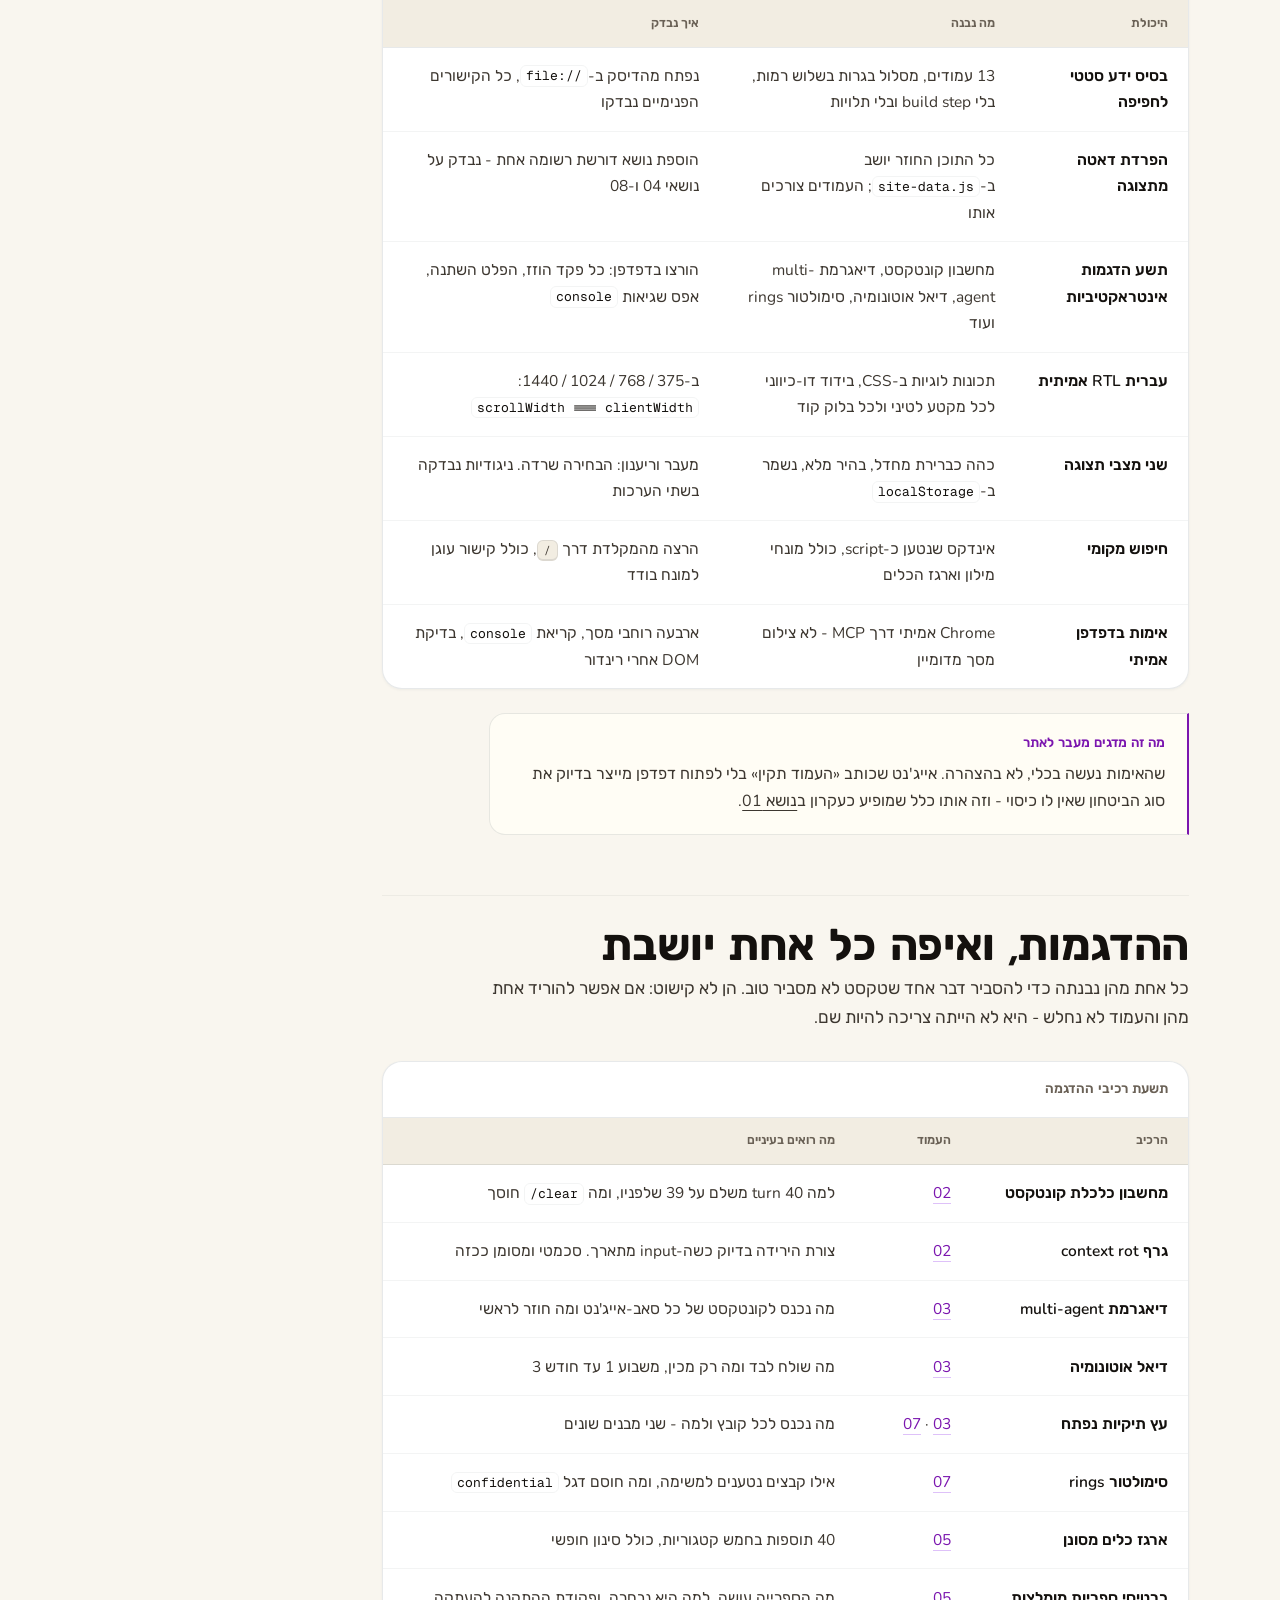
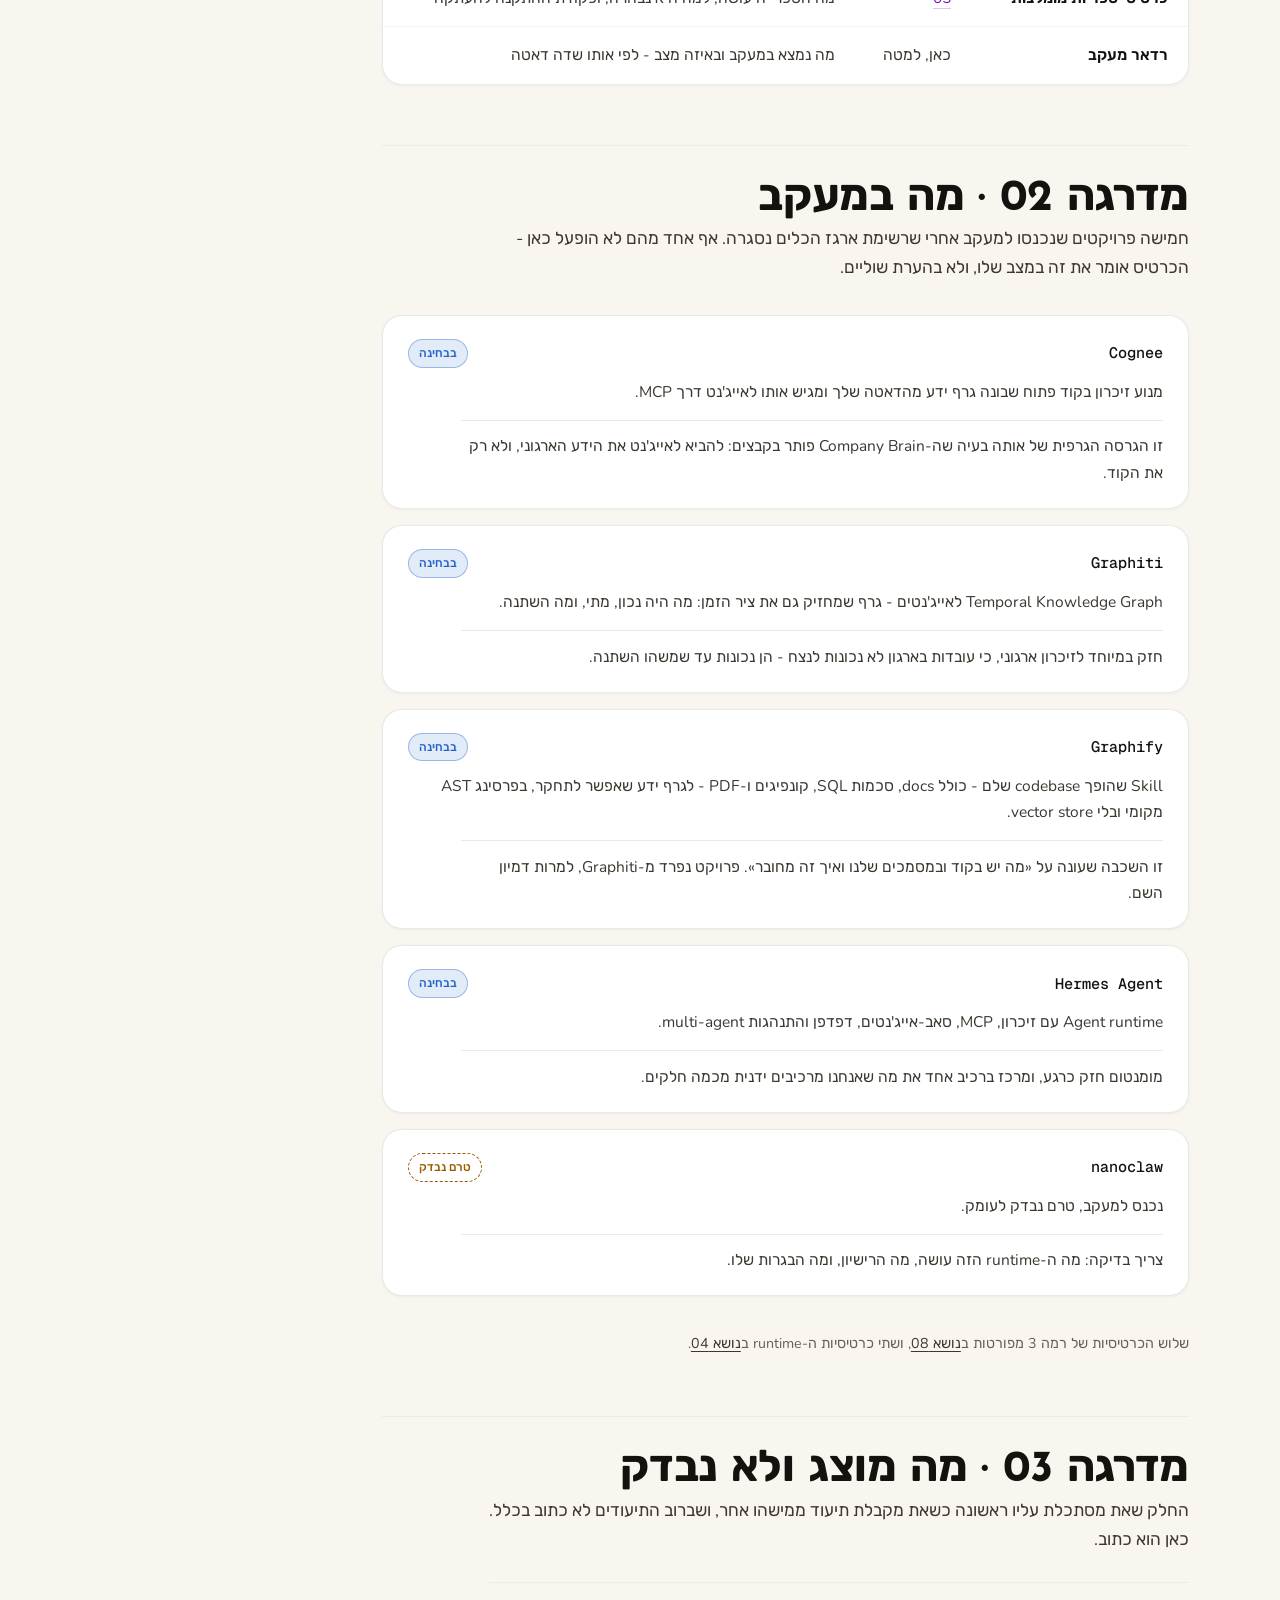
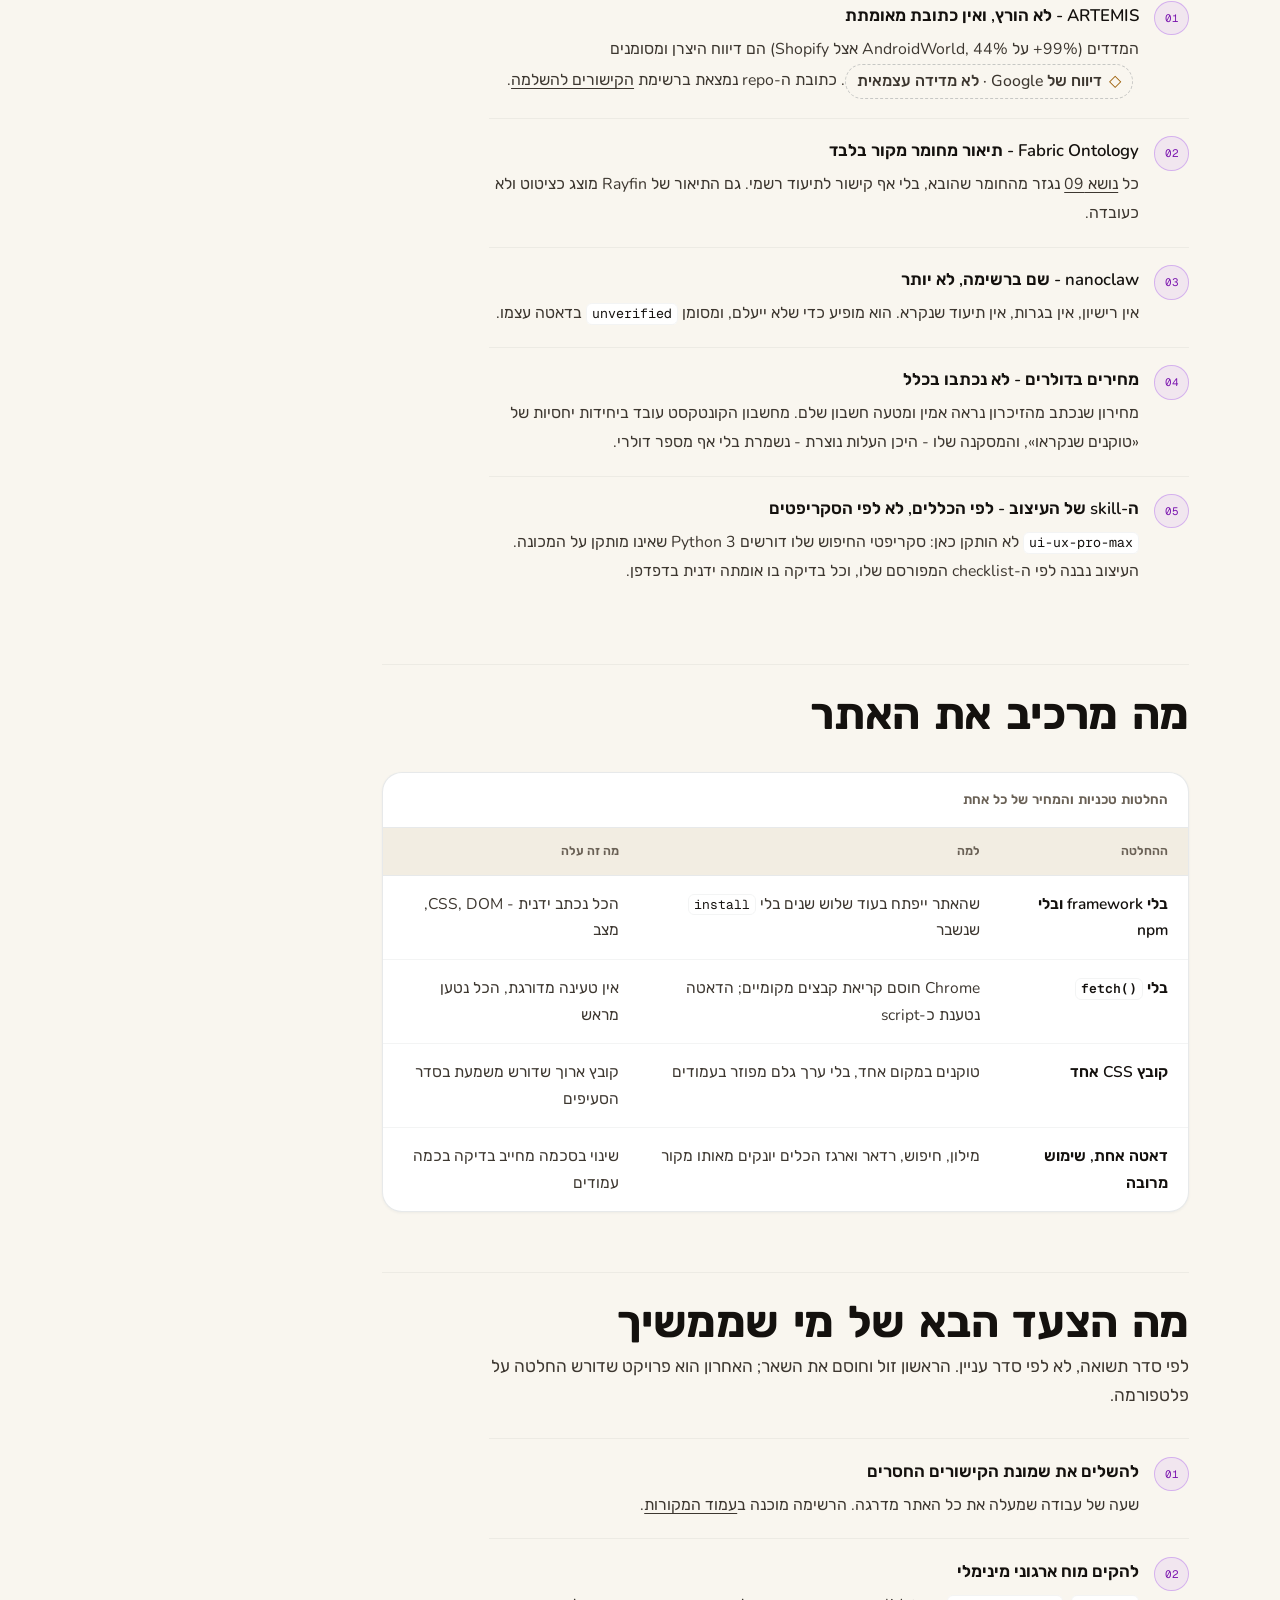
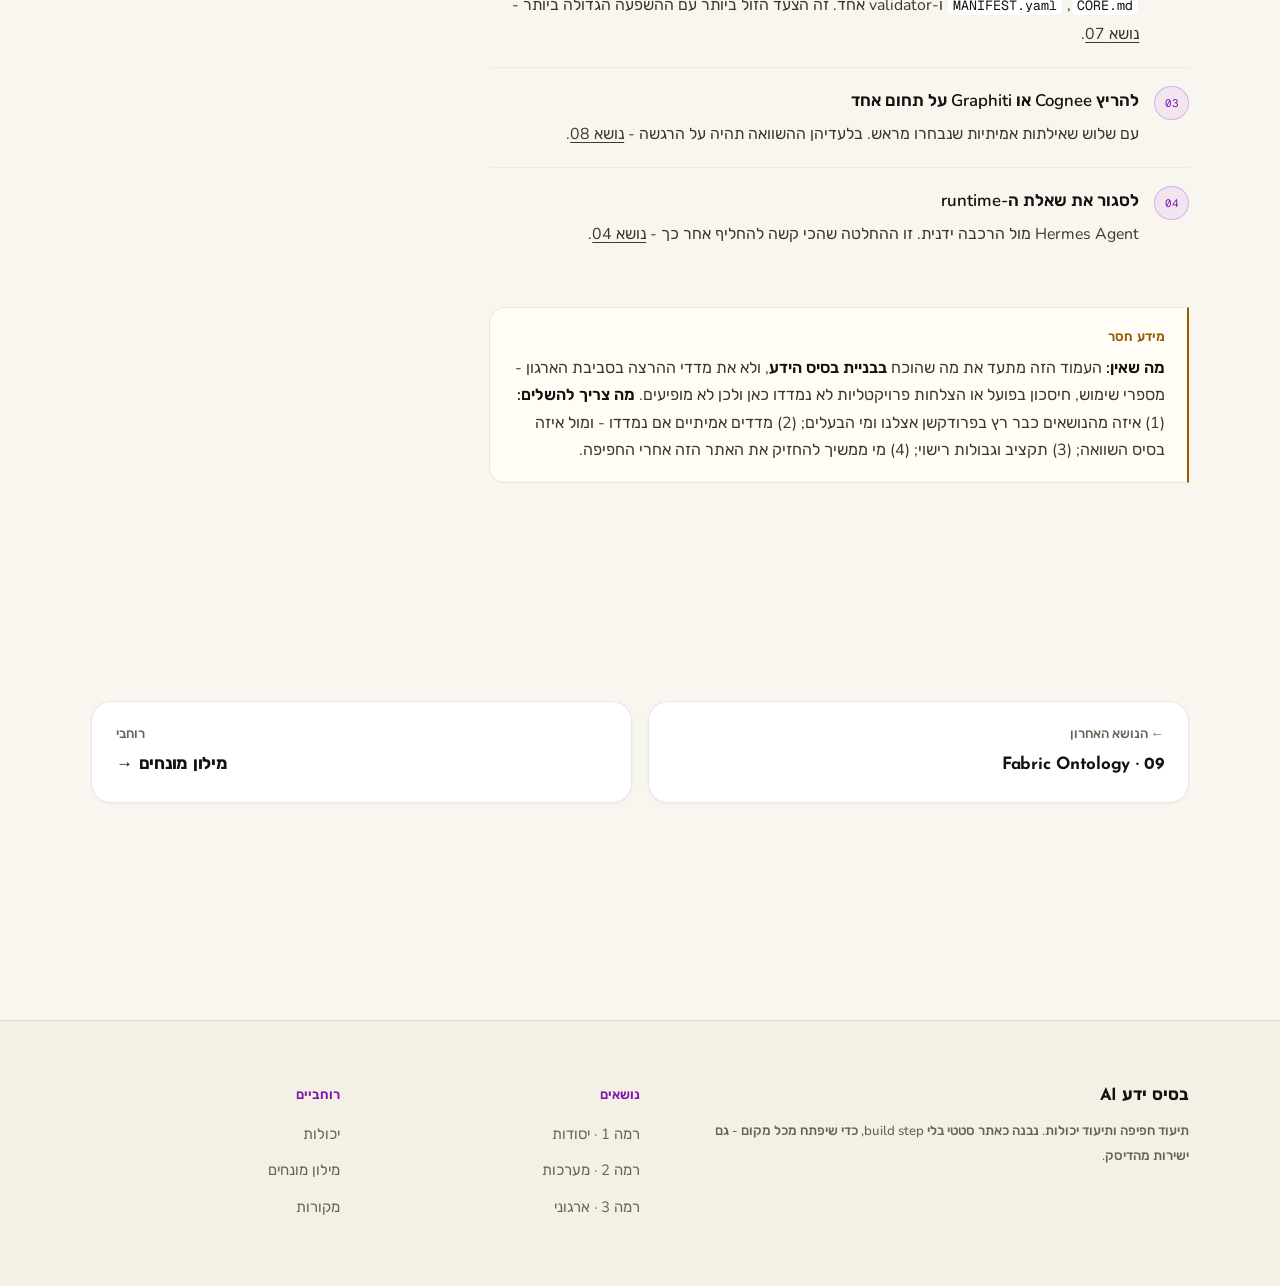
<file: capabilities.html>
<!DOCTYPE html>
<html lang="he" dir="rtl" data-theme="light">
<head>
<meta charset="utf-8">
<meta name="viewport" content="width=device-width, initial-scale=1">
<title>יכולות: מה הוכח בפועל - בסיס ידע AI</title>
<meta name="description" content="ויטרינת היכולות של בסיס הידע: מה נבנה והורץ כאן בפועל, מה נבחן ולא הופעל, ומה רק נקרא - כולל מה שלא נבדק.">
<link rel="preconnect" href="https://fonts.googleapis.com">
<link rel="preconnect" href="https://fonts.gstatic.com" crossorigin>
<link href="https://fonts.googleapis.com/css2?family=Josefin+Sans:wght@300;400;600;700&family=Nunito:wght@300..800&family=Rubik:wght@300..800&family=Geist+Mono:wght@400..600&display=swap" rel="stylesheet">
<link rel="stylesheet" href="assets/styles.css">
<link rel="icon" href="data:,">
<script src="assets/site-data.js"></script>
</head>
<body>
<a class="skip" href="#main">דילוג לתוכן</a>

<header class="site-head">
  <div class="site-head__in">
    <a class="brand" href="index.html">
      <span class="brand__mark" aria-hidden="true">AI</span>
      <span>
        <span class="brand__name">בסיס ידע AI</span>
        <span class="brand__sub">Sarit Katz</span>
      </span>
    </a>
    <nav class="nav" aria-label="ניווט ראשי">
      <a href="index.html">דף הבית</a>
      <a href="01-claude-md.html">01 יסודות</a>
      <a href="03-agent-architecture.html">02 מערכות</a>
      <a href="07-company-brain.html">03 ארגוני</a>
      <a href="capabilities.html" aria-current="page">יכולות</a>
      <a href="glossary.html">מילון</a>
      <a href="sources.html">מקורות</a>
    </nav>
    <div class="head-tools">
      <button class="icon-btn" data-search-open aria-label="חיפוש באתר">חיפוש <kbd>/</kbd></button>
      <button class="icon-btn" data-theme-toggle>כהה</button>
      <button class="icon-btn nav-toggle" data-nav-toggle aria-expanded="false" aria-label="תפריט">תפריט</button>
    </div>
  </div>
</header>

<main id="main">

  <section class="section">
    <div class="wrap">
      <nav class="crumbs label label--dim" aria-label="מיקום בעמוד">
        <a href="index.html">דף הבית</a>
        <span aria-hidden="true">/</span>
        <span aria-current="page">רוחבי · יכולות</span>
      </nav>
      <h1 style="max-width:24ch">מה הוכח בפועל - ומה רק נקרא</h1>
      <p class="mono mono-dim" dir="ltr" style="margin:1rem 0 0">Capabilities · shipped / assessing / read-only</p>
      <div class="answer" style="margin-top:2rem">
        <p>
          ויטרינת יכולות שמציגה רק הצלחות היא חומר שיווקי, ואי אפשר לעבוד לפיה. לכן העמוד הזה
          מחולק לשלוש מדרגות שלא מתערבבות: <b>מה רץ כאן בפועל</b>, <b>מה נבחן ולא הופעל</b>,
          ו<b>מה רק נקרא</b>. לכל שורה יש עמודה אחת שקובעת - איך זה נבדק.
        </p>
        <p>
          האתר עצמו הוא הפריט הראשון ברשימה. הוא לא מסמך <span dir="ltr" class="lat">about</span>
          אייג'נטים; הוא התוצר של אותה שיטה שהוא מתאר - תכנון לפני ביצוע, קונטקסט מנוהל,
          ואימות בדפדפן אמיתי בסוף.
        </p>
      </div>
      <dl class="facts">
        <dt>עמודים</dt><dd>13</dd>
        <dt>רכיבי הדגמה</dt><dd>9</dd>
        <dt>תלויות npm</dt><dd>0</dd>
        <dt>עודכן</dt><dd>22.09.2026</dd>
      </dl>
    </div>
  </section>

  <section class="section hairline-top">
    <div class="wrap doc">
      <div>

        <h2 id="ladder">שלוש מדרגות של «יודעים»</h2>
        <div class="prose">
          <p>
            ההבדל בין השלוש הוא לא ניואנס אקדמי - הוא ההבדל בין הבטחה שאפשר לתת ללקוח לבין
            הבטחה שאי אפשר. הצבע והניסוח באתר הזה נגזרים ממדרגה, ולא מרמת ההתלהבות.
          </p>
        </div>
        <div class="grid grid-3" style="margin-top:2rem">
          <div class="mod">
            <span class="num">01</span>
            <h3>רץ כאן</h3>
            <p>
              הופעל על המכונה הזאת, ויש תוצר שאפשר לפתוח ולבדוק. זה מה שאפשר להתחייב עליו
              בלי הסתייגות.
            </p>
            <p class="label label--dim" style="margin-top:.9rem">כל מה שבטבלה הראשונה</p>
          </div>
          <div class="mod">
            <span class="num">02</span>
            <h3>בהערכה</h3>
            <p>
              נקרא מול המקור הרשמי, מובן לעומק, פקודות ההתקנה נלקחו מה-README - אבל
              <b>לא הורץ</b>. אין כאן ניסיון, יש הבנה.
            </p>
            <p class="label label--dim" style="margin-top:.9rem">Cognee · Graphiti · Graphify · Hermes Agent</p>
          </div>
          <div class="mod">
            <span class="num">03</span>
            <h3>נקרא בלבד</h3>
            <p>
              הגיע כחומר מקור, נרשם, טרם נבדק מול תיעוד רשמי או מול כתובת מאומתת. נאמר
              בגלוי ולא מוצג כידע.
            </p>
            <p class="label label--dim" style="margin-top:.9rem">nanoclaw · Fabric Ontology · ARTEMIS</p>
          </div>
        </div>

        <h2 id="ran">מדרגה 01 · מה רץ כאן בפועל</h2>
        <div class="table-scroll">
          <table class="decide">
            <caption>יכולות שהופעלו על המכונה הזאת, והבדיקה שאישרה אותן</caption>
            <thead>
              <tr><th>היכולת</th><th>מה נבנה</th><th>איך נבדק</th></tr>
            </thead>
            <tbody>
              <tr>
                <td>בסיס ידע סטטי לחפיפה</td>
                <td>13 עמודים, מסלול בגרות בשלוש רמות, בלי build step ובלי תלויות</td>
                <td>נפתח מהדיסק ב-<code class="lat">file://</code>, כל הקישורים הפנימיים נבדקו</td>
              </tr>
              <tr>
                <td>הפרדת דאטה מתצוגה</td>
                <td>כל התוכן החוזר יושב ב-<code class="lat">site-data.js</code>; העמודים צורכים אותו</td>
                <td>הוספת נושא דורשת רשומה אחת - נבדק על נושאי 04 ו-08</td>
              </tr>
              <tr>
                <td>תשע הדגמות אינטראקטיביות</td>
                <td>מחשבון קונטקסט, דיאגרמת multi-agent, דיאל אוטונומיה, סימולטור rings ועוד</td>
                <td>הורצו בדפדפן: כל פקד הוזז, הפלט השתנה, אפס שגיאות <code class="lat">console</code></td>
              </tr>
              <tr>
                <td>עברית RTL אמיתית</td>
                <td>תכונות לוגיות ב-CSS, בידוד דו-כיווני לכל מקטע לטיני ולכל בלוק קוד</td>
                <td>ב-375 / 768 / 1024 / 1440: <code class="lat">scrollWidth === clientWidth</code></td>
              </tr>
              <tr>
                <td>שני מצבי תצוגה</td>
                <td>כהה כברירת מחדל, בהיר מלא, נשמר ב-<code class="lat">localStorage</code></td>
                <td>מעבר וריענון: הבחירה שרדה. ניגודיות נבדקה בשתי הערכות</td>
              </tr>
              <tr>
                <td>חיפוש מקומי</td>
                <td>אינדקס שנטען כ-script, כולל מונחי מילון וארגז הכלים</td>
                <td>הרצה מהמקלדת דרך <kbd>/</kbd>, כולל קישור עוגן למונח בודד</td>
              </tr>
              <tr>
                <td>אימות בדפדפן אמיתי</td>
                <td>Chrome אמיתי דרך MCP - לא צילום מסך מדומיין</td>
                <td>ארבעה רוחבי מסך, קריאת <code class="lat">console</code>, בדיקת DOM אחרי רינדור</td>
              </tr>
            </tbody>
          </table>
        </div>
        <div class="note" style="margin-top:1.5rem">
          <span class="label">מה זה מדגים מעבר לאתר</span>
          <p>
            שהאימות נעשה בכלי, לא בהצהרה. אייג'נט שכותב «העמוד תקין» בלי לפתוח דפדפן מייצר
            בדיוק את סוג הביטחון שאין לו כיסוי - וזה אותו כלל שמופיע כעקרון ב<a href="01-claude-md.html#do">נושא 01</a>.
          </p>
        </div>

        <h2 id="demos">ההדגמות, ואיפה כל אחת יושבת</h2>
        <div class="prose">
          <p>
            כל אחת מהן נבנתה כדי להסביר דבר אחד שטקסט לא מסביר טוב. הן לא קישוט: אם אפשר
            להוריד אחת מהן והעמוד לא נחלש - היא לא הייתה צריכה להיות שם.
          </p>
        </div>
        <div class="table-scroll">
          <table class="decide">
            <caption>תשעת רכיבי ההדגמה</caption>
            <thead>
              <tr><th>הרכיב</th><th>העמוד</th><th>מה רואים בעיניים</th></tr>
            </thead>
            <tbody>
              <tr>
                <td>מחשבון כלכלת קונטקסט</td>
                <td><a href="02-context-economy.html#demo-cost">02</a></td>
                <td>למה turn 40 משלם על 39 שלפניו, ומה <code class="lat">/clear</code> חוסך</td>
              </tr>
              <tr>
                <td>גרף context rot</td>
                <td><a href="02-context-economy.html#demo-rot">02</a></td>
                <td>צורת הירידה בדיוק כשה-input מתארך. סכמטי ומסומן ככזה</td>
              </tr>
              <tr>
                <td>דיאגרמת multi-agent</td>
                <td><a href="03-agent-architecture.html#demo-agents">03</a></td>
                <td>מה נכנס לקונטקסט של כל סאב-אייג'נט ומה חוזר לראשי</td>
              </tr>
              <tr>
                <td>דיאל אוטונומיה</td>
                <td><a href="03-agent-architecture.html#demo-dial">03</a></td>
                <td>מה שולח לבד ומה רק מכין, משבוע 1 עד חודש 3</td>
              </tr>
              <tr>
                <td>עץ תיקיות נפתח</td>
                <td><a href="03-agent-architecture.html#demo-tree">03</a> · <a href="07-company-brain.html#tree">07</a></td>
                <td>מה נכנס לכל קובץ ולמה - שני מבנים שונים</td>
              </tr>
              <tr>
                <td>סימולטור rings</td>
                <td><a href="07-company-brain.html#demo-rings">07</a></td>
                <td>אילו קבצים נטענים למשימה, ומה חוסם דגל <code class="lat">confidential</code></td>
              </tr>
              <tr>
                <td>ארגז כלים מסונן</td>
                <td><a href="05-toolbox.html#list">05</a></td>
                <td>40 תוספות בחמש קטגוריות, כולל סינון חופשי</td>
              </tr>
              <tr>
                <td>כרטיסי ספריות מומלצות</td>
                <td><a href="05-toolbox.html#libs">05</a></td>
                <td>מה הספרייה עושה, למה היא נבחרה, ופקודת ההתקנה להעתקה</td>
              </tr>
              <tr>
                <td>רדאר מעקב</td>
                <td>כאן, למטה</td>
                <td>מה נמצא במעקב ובאיזה מצב - לפי אותו שדה דאטה</td>
              </tr>
            </tbody>
          </table>
        </div>

        <h2 id="radar">מדרגה 02 · מה במעקב</h2>
        <div class="prose">
          <p>
            חמישה פרויקטים שנכנסו למעקב אחרי שרשימת ארגז הכלים נסגרה. אף אחד מהם לא הופעל
            כאן - הכרטיס אומר את זה במצב שלו, ולא בהערת שוליים.
          </p>
        </div>
        <div data-radar="all" style="margin-top:2rem"></div>
        <p class="source-note" style="margin-top:1.25rem">
          שלוש הכרטיסיות של רמה 3 מפורטות ב<a href="08-memory-graphs.html#radar">נושא 08</a>,
          ושתי כרטיסיות ה-runtime ב<a href="04-runtimes.html#radar">נושא 04</a>.
        </p>

        <h2 id="notran">מדרגה 03 · מה מוצג ולא נבדק</h2>
        <div class="prose">
          <p>
            החלק שאת מסתכלת עליו ראשונה כשאת מקבלת תיעוד ממישהו אחר, ושברוב התיעודים לא כתוב
            בכלל. כאן הוא כתוב.
          </p>
        </div>
        <ol class="check">
          <li>
            <b>ARTEMIS - לא הורץ, ואין כתובת מאומתת</b>
            <span>
              המדדים (99%+ על AndroidWorld, 44% אצל Shopify) הם דיווח היצרן ומסומנים
              <span class="claim">דיווח של Google · לא מדידה עצמאית</span>. כתובת ה-repo נמצאת
              ברשימת <a href="sources.html#gaps">הקישורים להשלמה</a>.
            </span>
          </li>
          <li>
            <b>Fabric Ontology - תיאור מחומר מקור בלבד</b>
            <span>
              כל <a href="09-ontology.html">נושא 09</a> נגזר מהחומר שהובא, בלי אף קישור לתיעוד
              רשמי. גם התיאור של Rayfin מוצג כציטוט ולא כעובדה.
            </span>
          </li>
          <li>
            <b>nanoclaw - שם ברשימה, לא יותר</b>
            <span>
              אין רישיון, אין בגרות, אין תיעוד שנקרא. הוא מופיע כדי שלא ייעלם, ומסומן
              <code class="lat">unverified</code> בדאטה עצמו.
            </span>
          </li>
          <li>
            <b>מחירים בדולרים - לא נכתבו בכלל</b>
            <span>
              מחירון שנכתב מהזיכרון נראה אמין ומטעה חשבון שלם. מחשבון הקונטקסט עובד ביחידות
              יחסיות של «טוקנים שנקראו», והמסקנה שלו - היכן העלות נוצרת - נשמרת בלי אף מספר דולרי.
            </span>
          </li>
          <li>
            <b>ה-skill של העיצוב - לפי הכללים, לא לפי הסקריפטים</b>
            <span>
              <code class="lat">ui-ux-pro-max</code> לא הותקן כאן: סקריפטי החיפוש שלו דורשים
              Python 3 שאינו מותקן על המכונה. העיצוב נבנה לפי ה-checklist המפורסם שלו, וכל
              בדיקה בו אומתה ידנית בדפדפן.
            </span>
          </li>
        </ol>

        <h2 id="stack">מה מרכיב את האתר</h2>
        <div class="table-scroll">
          <table class="decide">
            <caption>החלטות טכניות והמחיר של כל אחת</caption>
            <thead>
              <tr><th>ההחלטה</th><th>למה</th><th>מה זה עלה</th></tr>
            </thead>
            <tbody>
              <tr>
                <td>בלי framework ובלי npm</td>
                <td>שהאתר ייפתח בעוד שלוש שנים בלי <code class="lat">install</code> שנשבר</td>
                <td>הכל נכתב ידנית - CSS, DOM, מצב</td>
              </tr>
              <tr>
                <td>בלי <code class="lat">fetch()</code></td>
                <td>Chrome חוסם קריאת קבצים מקומיים; הדאטה נטענת כ-script</td>
                <td>אין טעינה מדורגת, הכל נטען מראש</td>
              </tr>
              <tr>
                <td>קובץ CSS אחד</td>
                <td>טוקנים במקום אחד, בלי ערך גלם מפוזר בעמודים</td>
                <td>קובץ ארוך שדורש משמעת בסדר הסעיפים</td>
              </tr>
              <tr>
                <td>דאטה אחת, שימוש מרובה</td>
                <td>מילון, חיפוש, רדאר וארגז הכלים יונקים מאותו מקור</td>
                <td>שינוי בסכמה מחייב בדיקה בכמה עמודים</td>
              </tr>
            </tbody>
          </table>
        </div>

        <h2 id="next">מה הצעד הבא של מי שממשיך</h2>
        <div class="prose">
          <p>
            לפי סדר תשואה, לא לפי סדר עניין. הראשון זול וחוסם את השאר; האחרון הוא פרויקט
            שדורש החלטה על פלטפורמה.
          </p>
        </div>
        <ol class="check">
          <li>
            <b>להשלים את שמונת הקישורים החסרים</b>
            <span>
              שעה של עבודה שמעלה את כל האתר מדרגה. הרשימה מוכנה ב<a href="sources.html#gaps">עמוד המקורות</a>.
            </span>
          </li>
          <li>
            <b>להקים מוח ארגוני מינימלי</b>
            <span>
              <code class="lat">CORE.md</code>, <code class="lat">MANIFEST.yaml</code> ו-validator אחד.
              זה הצעד הזול ביותר עם ההשפעה הגדולה ביותר - <a href="07-company-brain.html#do">נושא 07</a>.
            </span>
          </li>
          <li>
            <b>להריץ Cognee או Graphiti על תחום אחד</b>
            <span>
              עם שלוש שאילתות אמיתיות שנבחרו מראש. בלעדיהן ההשוואה תהיה על הרגשה
              - <a href="08-memory-graphs.html#do">נושא 08</a>.
            </span>
          </li>
          <li>
            <b>לסגור את שאלת ה-runtime</b>
            <span>
              Hermes Agent מול הרכבה ידנית. זו ההחלטה שהכי קשה להחליף אחר כך
              - <a href="04-runtimes.html">נושא 04</a>.
            </span>
          </li>
        </ol>

        <div class="note note--gap" style="margin-top:2.5rem">
          <span class="label">מידע חסר</span>
          <p>
            <b>מה שאין:</b> העמוד הזה מתעד את מה שהוכח <b>בבניית בסיס הידע</b>, ולא את מדדי
            ההרצה בסביבת הארגון - מספרי שימוש, חיסכון בפועל או הצלחות פרויקטליות לא נמדדו כאן
            ולכן לא מופיעים.
            <b>מה צריך להשלים:</b> (1) איזה מהנושאים כבר רץ בפרודקשן אצלנו ומי הבעלים;
            (2) מדדים אמיתיים אם נמדדו - ומול איזה בסיס השוואה; (3) תקציב וגבולות רישוי;
            (4) מי ממשיך להחזיק את האתר הזה אחרי החפיפה.
          </p>
        </div>

      </div>

      <aside class="toc" data-toc aria-label="תוכן העמוד">
        <span class="label">בעמוד הזה</span>
      </aside>
    </div>
  </section>

  <section class="section" style="padding-top:0">
    <div class="wrap">
      <nav class="pager" aria-label="ניווט בין עמודים">
        <a href="09-ontology.html">
          <span class="label label--dim">← הנושא האחרון</span>
          <strong>09 · Fabric Ontology</strong>
        </a>
        <a href="glossary.html">
          <span class="label label--dim">רוחבי</span>
          <strong>מילון מונחים →</strong>
        </a>
      </nav>
    </div>
  </section>
</main>

<footer class="site-foot">
  <div class="wrap foot-grid">
    <div>
      <h3>בסיס ידע AI</h3>
      <p class="label label--dim" style="line-height:1.85">
        תיעוד חפיפה ותיעוד יכולות. נבנה כאתר סטטי בלי build step,
        כדי שיפתח מכל מקום - גם ישירות מהדיסק.
      </p>
    </div>
    <div>
      <p class="label">נושאים</p>
      <ul>
        <li><a href="01-claude-md.html">רמה 1 · יסודות</a></li>
        <li><a href="03-agent-architecture.html">רמה 2 · מערכות</a></li>
        <li><a href="07-company-brain.html">רמה 3 · ארגוני</a></li>
      </ul>
    </div>
    <div>
      <p class="label">רוחביים</p>
      <ul>
        <li><a href="capabilities.html">יכולות</a></li>
        <li><a href="glossary.html">מילון מונחים</a></li>
        <li><a href="sources.html">מקורות</a></li>
      </ul>
    </div>
  </div>
</footer>

<div class="search" data-search role="dialog" aria-modal="true" aria-label="חיפוש באתר">
  <div class="search__veil"></div>
  <div class="search__panel">
    <input class="search__input" id="site-search" name="q" type="search" placeholder="חיפוש בכל האתר, במילון ובארגז הכלים…" aria-label="שדה חיפוש">
    <div class="search__results"></div>
    <div class="search__foot">
      <span class="label label--dim"><kbd>↑</kbd> <kbd>↓</kbd> מעבר</span>
      <span class="label label--dim"><kbd>Enter</kbd> פתיחה</span>
      <span class="label label--dim"><kbd>Esc</kbd> סגירה</span>
    </div>
  </div>
</div>

<script src="assets/search-index.js"></script>
<script src="assets/app.js"></script>
<script src="assets/demos.js"></script>
</body>
</html>
</file>
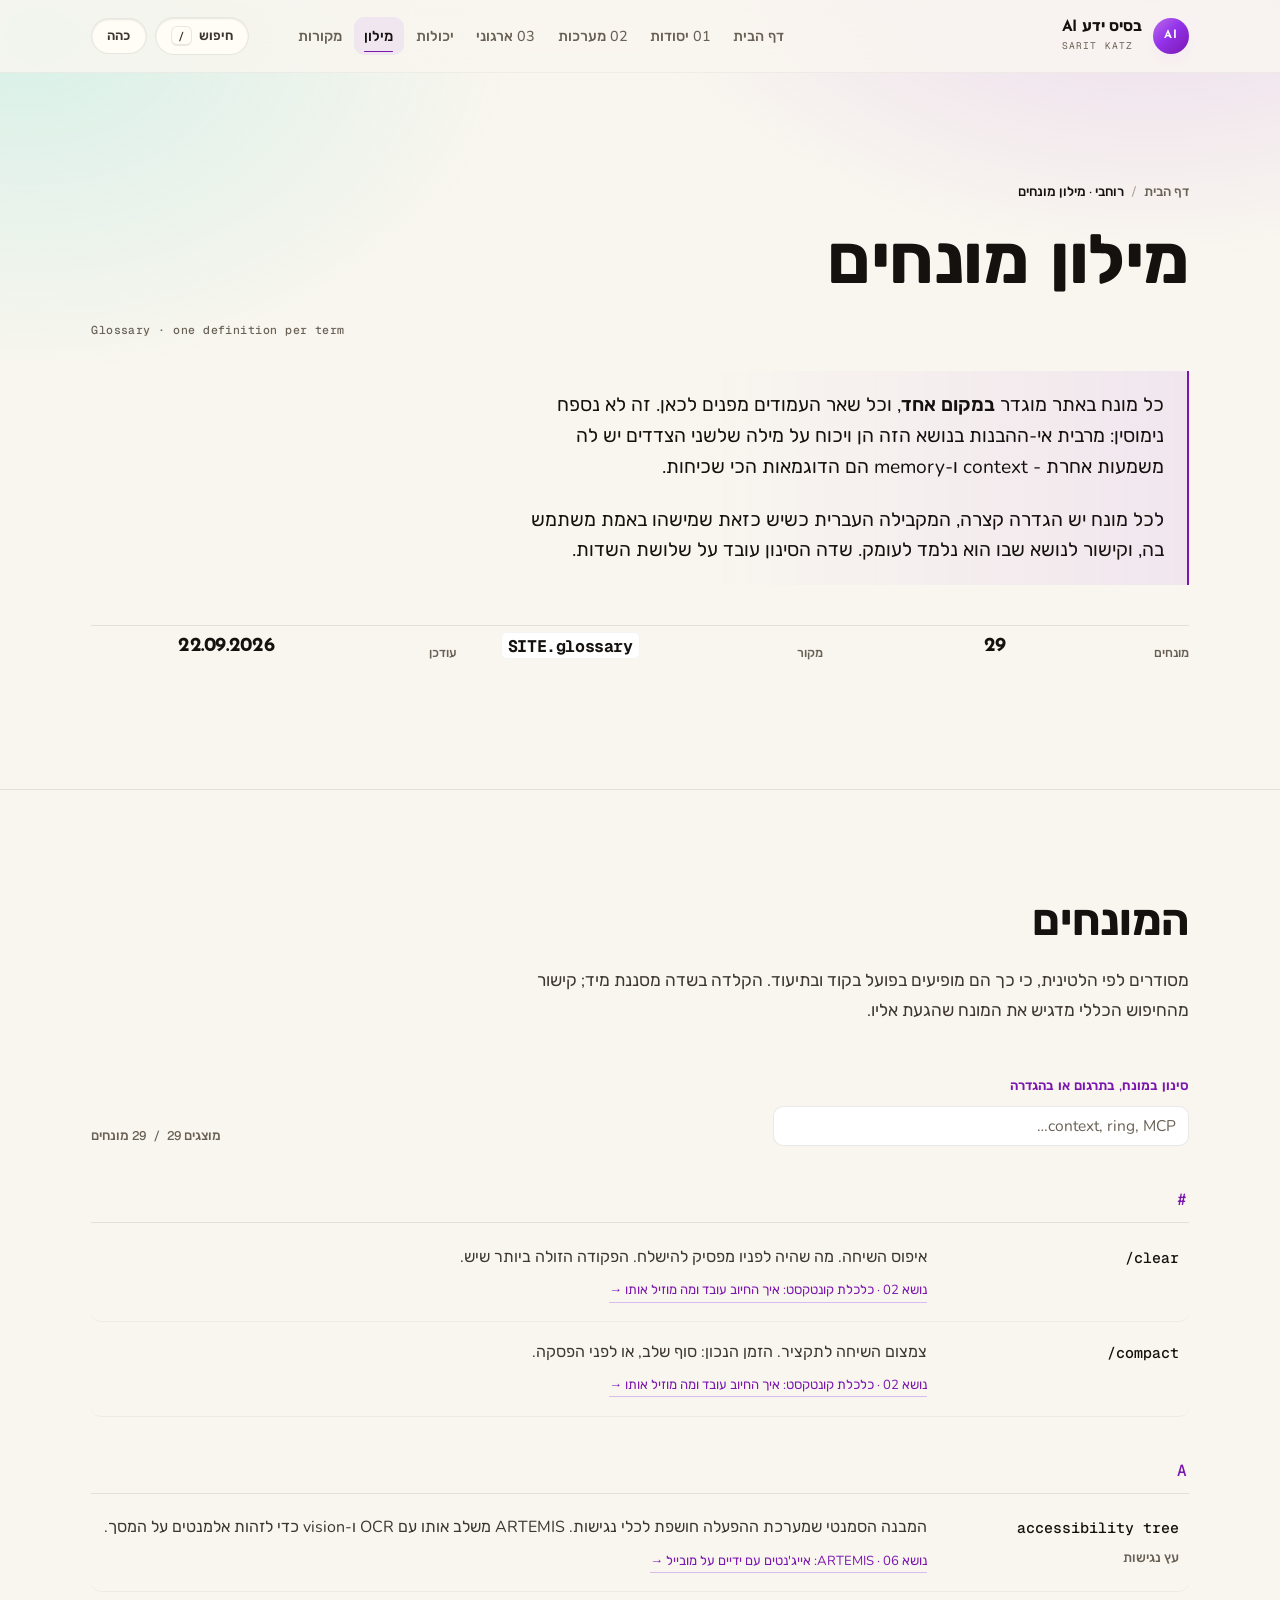
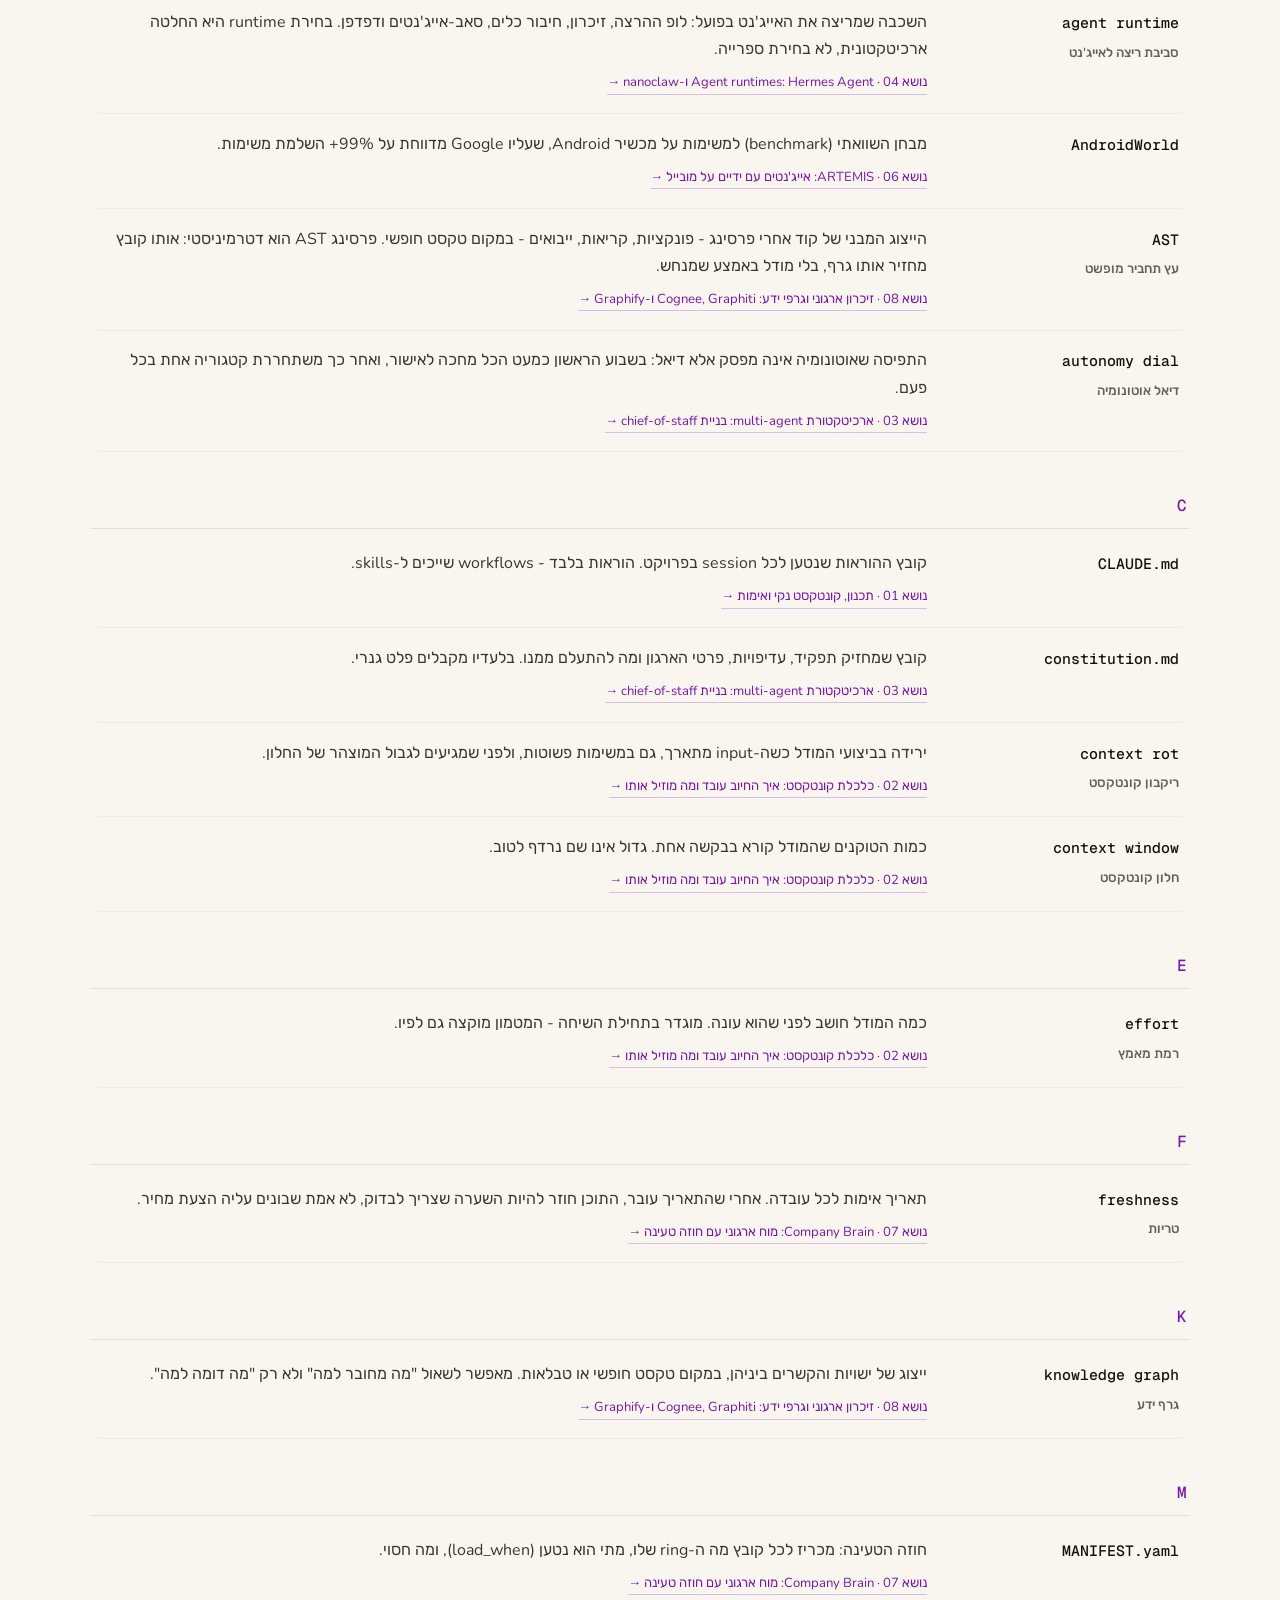
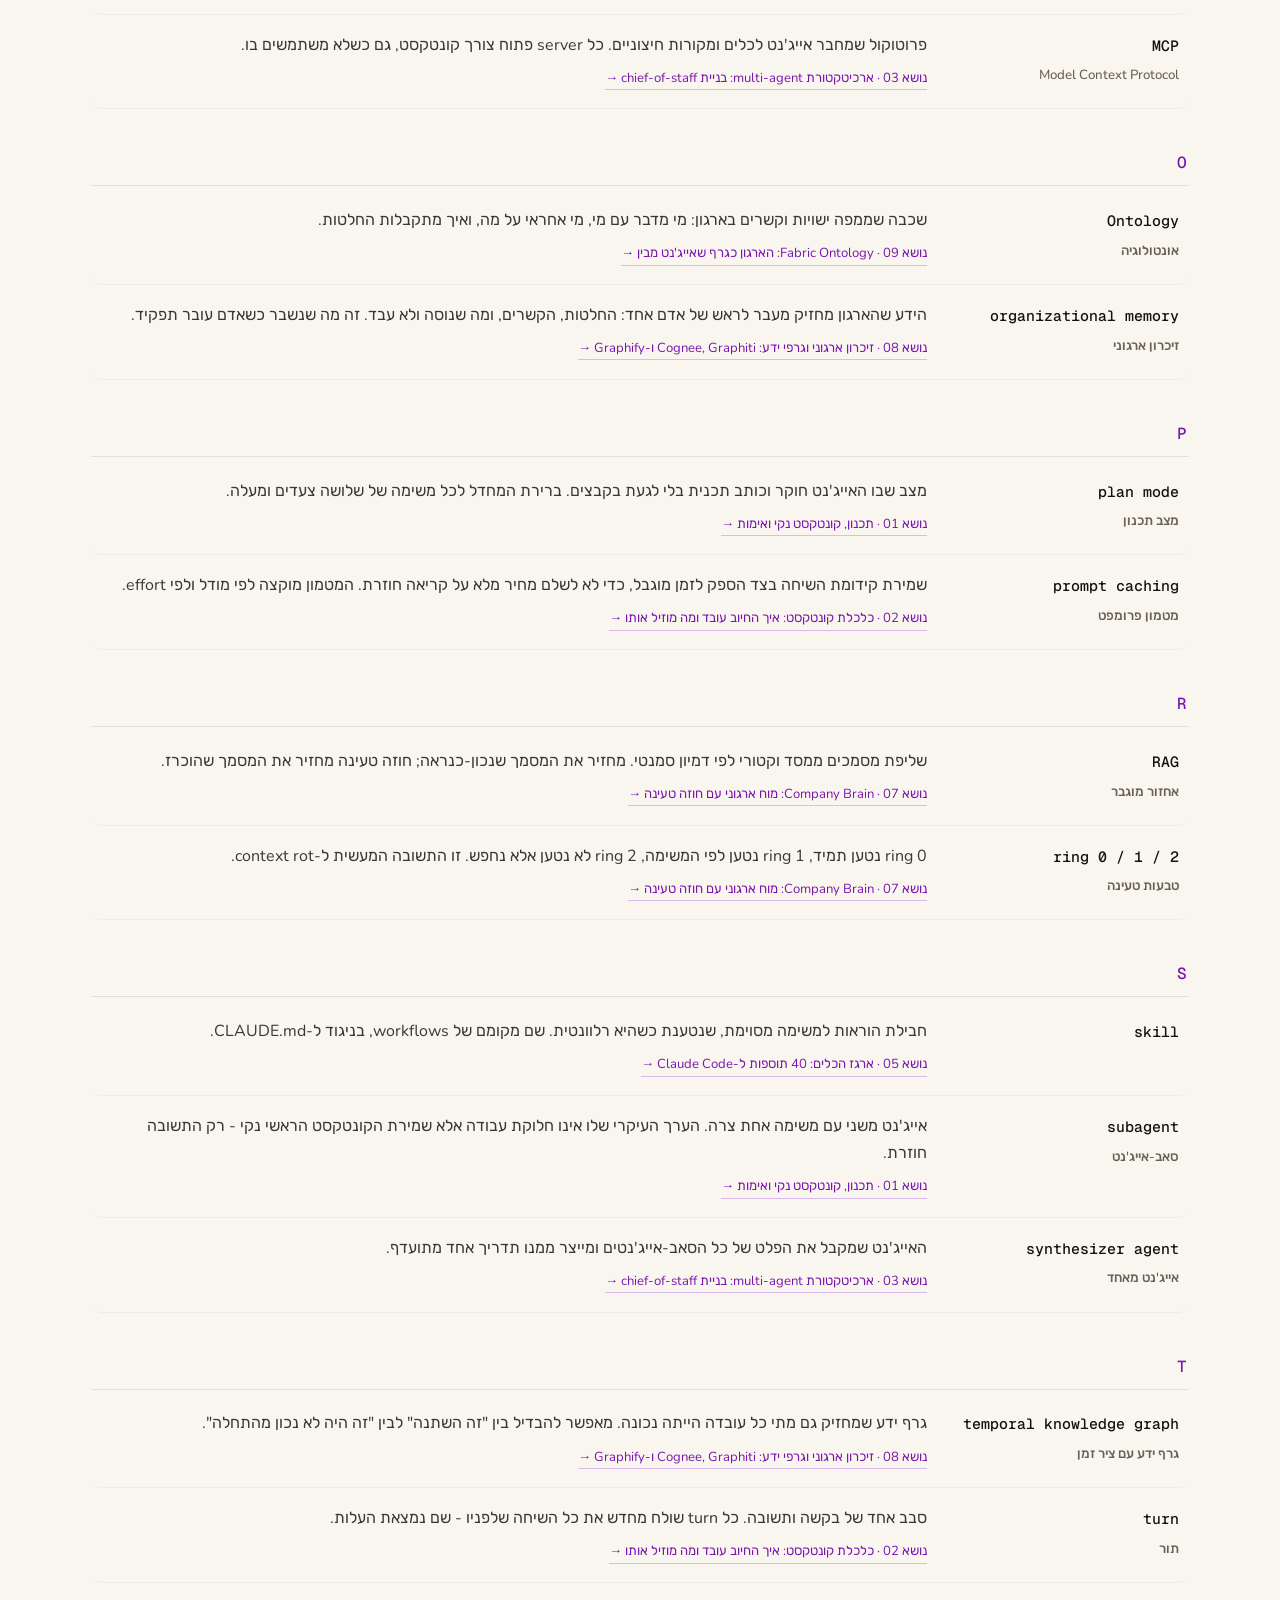
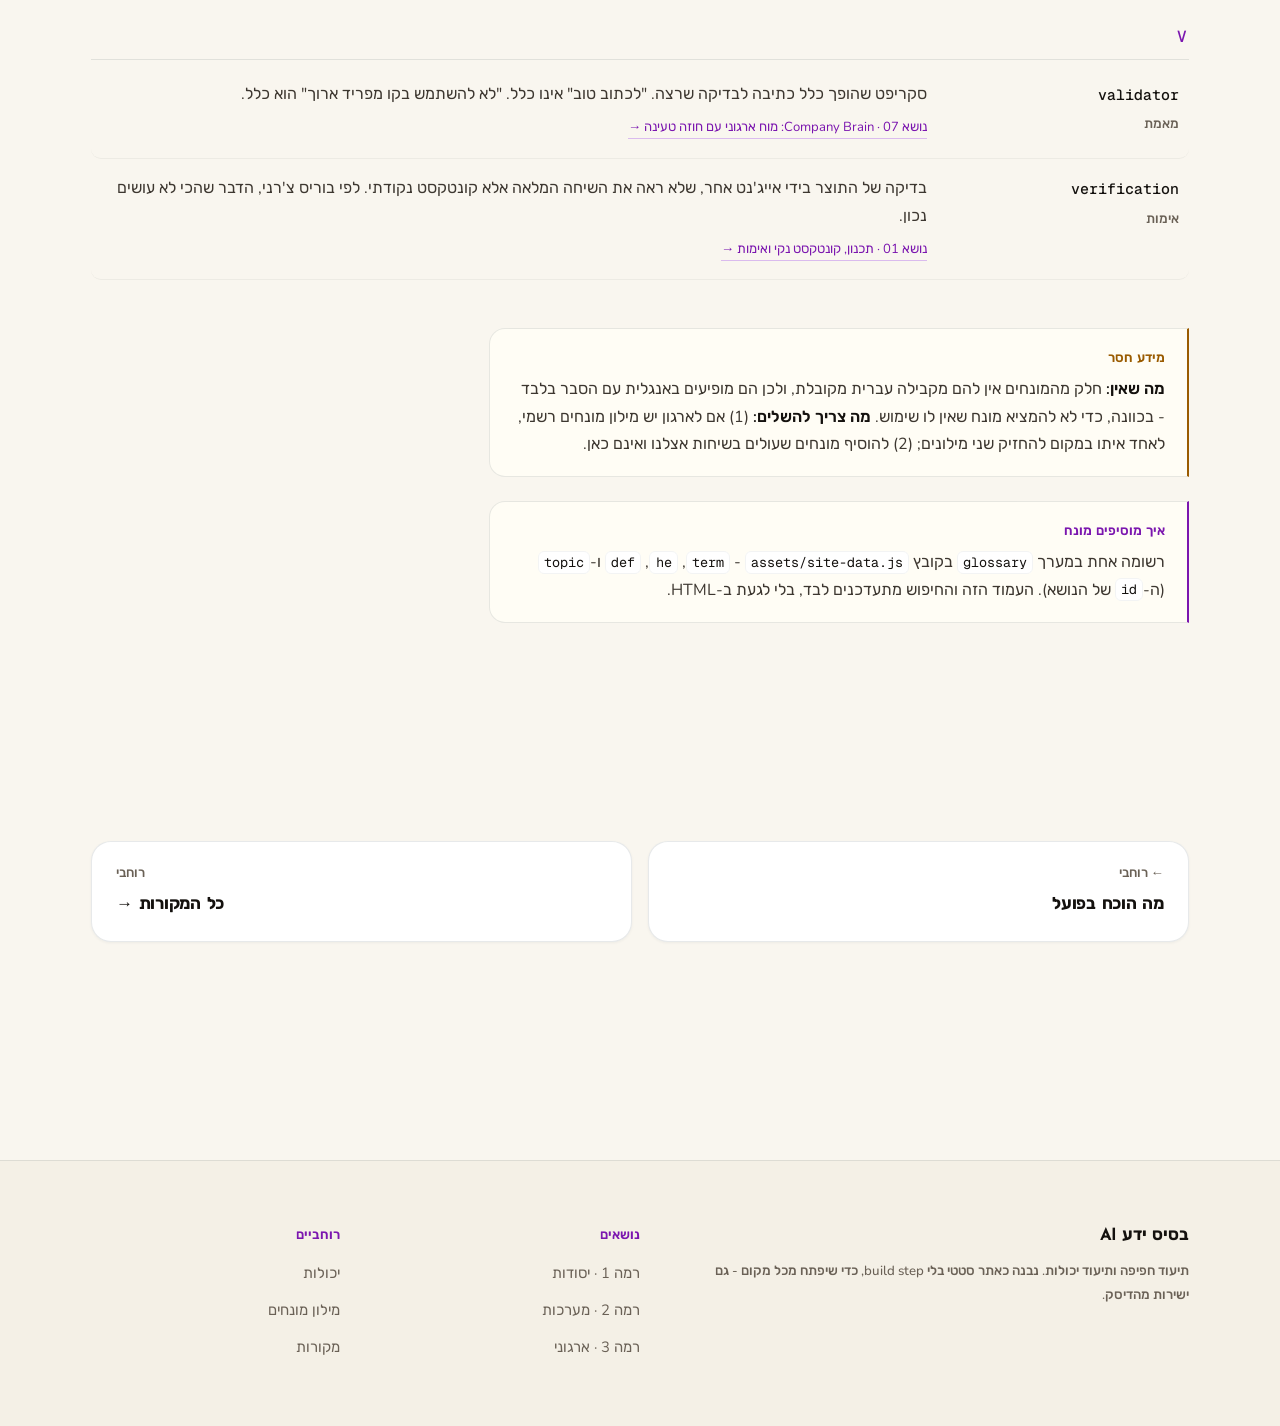
<file: glossary.html>
<!DOCTYPE html>
<html lang="he" dir="rtl" data-theme="light">
<head>
<meta charset="utf-8">
<meta name="viewport" content="width=device-width, initial-scale=1">
<title>מילון מונחים - בסיס ידע AI</title>
<meta name="description" content="כל המונחים שחוזרים באתר, עם תרגום והגדרה קצרה בעברית, וקישור לנושא שבו המונח נלמד לעומק.">
<link rel="preconnect" href="https://fonts.googleapis.com">
<link rel="preconnect" href="https://fonts.gstatic.com" crossorigin>
<link href="https://fonts.googleapis.com/css2?family=Josefin+Sans:wght@300;400;600;700&family=Nunito:wght@300..800&family=Rubik:wght@300..800&family=Geist+Mono:wght@400..600&display=swap" rel="stylesheet">
<link rel="stylesheet" href="assets/styles.css">
<link rel="icon" href="data:,">
<script src="assets/site-data.js"></script>
</head>
<body>
<a class="skip" href="#main">דילוג לתוכן</a>

<header class="site-head">
  <div class="site-head__in">
    <a class="brand" href="index.html">
      <span class="brand__mark" aria-hidden="true">AI</span>
      <span>
        <span class="brand__name">בסיס ידע AI</span>
        <span class="brand__sub">Sarit Katz</span>
      </span>
    </a>
    <nav class="nav" aria-label="ניווט ראשי">
      <a href="index.html">דף הבית</a>
      <a href="01-claude-md.html">01 יסודות</a>
      <a href="03-agent-architecture.html">02 מערכות</a>
      <a href="07-company-brain.html">03 ארגוני</a>
      <a href="capabilities.html">יכולות</a>
      <a href="glossary.html" aria-current="page">מילון</a>
      <a href="sources.html">מקורות</a>
    </nav>
    <div class="head-tools">
      <button class="icon-btn" data-search-open aria-label="חיפוש באתר">חיפוש <kbd>/</kbd></button>
      <button class="icon-btn" data-theme-toggle>כהה</button>
      <button class="icon-btn nav-toggle" data-nav-toggle aria-expanded="false" aria-label="תפריט">תפריט</button>
    </div>
  </div>
</header>

<main id="main">

  <section class="section">
    <div class="wrap">
      <nav class="crumbs label label--dim" aria-label="מיקום בעמוד">
        <a href="index.html">דף הבית</a>
        <span aria-hidden="true">/</span>
        <span aria-current="page">רוחבי · מילון מונחים</span>
      </nav>
      <h1 style="max-width:20ch">מילון מונחים</h1>
      <p class="mono mono-dim" dir="ltr" style="margin:1rem 0 0">Glossary · one definition per term</p>
      <div class="answer" style="margin-top:2rem">
        <p>
          כל מונח באתר מוגדר <b>במקום אחד</b>, וכל שאר העמודים מפנים לכאן. זה לא נספח נימוסין:
          מרבית אי-ההבנות בנושא הזה הן ויכוח על מילה שלשני הצדדים יש לה משמעות אחרת -
          <span dir="ltr" class="lat">context</span> ו-<span dir="ltr" class="lat">memory</span>
          הם הדוגמאות הכי שכיחות.
        </p>
        <p>
          לכל מונח יש הגדרה קצרה, המקבילה העברית כשיש כזאת שמישהו באמת משתמש בה, וקישור
          לנושא שבו הוא נלמד לעומק. שדה הסינון עובד על שלושת השדות.
        </p>
      </div>
      <dl class="facts">
        <dt>מונחים</dt><dd>29</dd>
        <dt>מקור</dt><dd><code class="lat">SITE.glossary</code></dd>
        <dt>עודכן</dt><dd>22.09.2026</dd>
      </dl>
    </div>
  </section>

  <section class="section hairline-top">
    <div class="wrap">

      <div class="sec-head">
        <h2 id="terms">המונחים</h2>
        <p>
          מסודרים לפי הלטינית, כי כך הם מופיעים בפועל בקוד ובתיעוד. הקלדה בשדה מסננת מיד;
          קישור מהחיפוש הכללי מדגיש את המונח שהגעת אליו.
        </p>
      </div>

      <div data-glossary>
        <p class="muted">
          המילון נטען מ-<code class="lat">assets/site-data.js</code>. אם לא מופיע כאן דבר,
          ה-JavaScript חסום בדפדפן.
        </p>
      </div>

      <div class="note note--gap" style="margin-top:3rem">
        <span class="label">מידע חסר</span>
        <p>
          <b>מה שאין:</b> חלק מהמונחים אין להם מקבילה עברית מקובלת, ולכן הם מופיעים באנגלית
          עם הסבר בלבד - בכוונה, כדי לא להמציא מונח שאין לו שימוש.
          <b>מה צריך להשלים:</b> (1) אם לארגון יש מילון מונחים רשמי, לאחד איתו במקום להחזיק שני
          מילונים; (2) להוסיף מונחים שעולים בשיחות אצלנו ואינם כאן.
        </p>
      </div>

      <div class="note" style="margin-top:1.5rem">
        <span class="label">איך מוסיפים מונח</span>
        <p>
          רשומה אחת במערך <code class="lat">glossary</code> בקובץ
          <code class="lat">assets/site-data.js</code> - <code class="lat">term</code>,
          <code class="lat">he</code>, <code class="lat">def</code> ו-<code class="lat">topic</code>
          (ה-<code class="lat">id</code> של הנושא). העמוד הזה והחיפוש מתעדכנים לבד, בלי לגעת
          ב-HTML.
        </p>
      </div>

    </div>
  </section>

  <section class="section" style="padding-top:0">
    <div class="wrap">
      <nav class="pager" aria-label="ניווט בין עמודים">
        <a href="capabilities.html">
          <span class="label label--dim">← רוחבי</span>
          <strong>מה הוכח בפועל</strong>
        </a>
        <a href="sources.html">
          <span class="label label--dim">רוחבי</span>
          <strong>כל המקורות →</strong>
        </a>
      </nav>
    </div>
  </section>
</main>

<footer class="site-foot">
  <div class="wrap foot-grid">
    <div>
      <h3>בסיס ידע AI</h3>
      <p class="label label--dim" style="line-height:1.85">
        תיעוד חפיפה ותיעוד יכולות. נבנה כאתר סטטי בלי build step,
        כדי שיפתח מכל מקום - גם ישירות מהדיסק.
      </p>
    </div>
    <div>
      <p class="label">נושאים</p>
      <ul>
        <li><a href="01-claude-md.html">רמה 1 · יסודות</a></li>
        <li><a href="03-agent-architecture.html">רמה 2 · מערכות</a></li>
        <li><a href="07-company-brain.html">רמה 3 · ארגוני</a></li>
      </ul>
    </div>
    <div>
      <p class="label">רוחביים</p>
      <ul>
        <li><a href="capabilities.html">יכולות</a></li>
        <li><a href="glossary.html">מילון מונחים</a></li>
        <li><a href="sources.html">מקורות</a></li>
      </ul>
    </div>
  </div>
</footer>

<div class="search" data-search role="dialog" aria-modal="true" aria-label="חיפוש באתר">
  <div class="search__veil"></div>
  <div class="search__panel">
    <input class="search__input" id="site-search" name="q" type="search" placeholder="חיפוש בכל האתר, במילון ובארגז הכלים…" aria-label="שדה חיפוש">
    <div class="search__results"></div>
    <div class="search__foot">
      <span class="label label--dim"><kbd>↑</kbd> <kbd>↓</kbd> מעבר</span>
      <span class="label label--dim"><kbd>Enter</kbd> פתיחה</span>
      <span class="label label--dim"><kbd>Esc</kbd> סגירה</span>
    </div>
  </div>
</div>

<script src="assets/search-index.js"></script>
<script src="assets/app.js"></script>
<script src="assets/demos.js"></script>
</body>
</html>
</file>
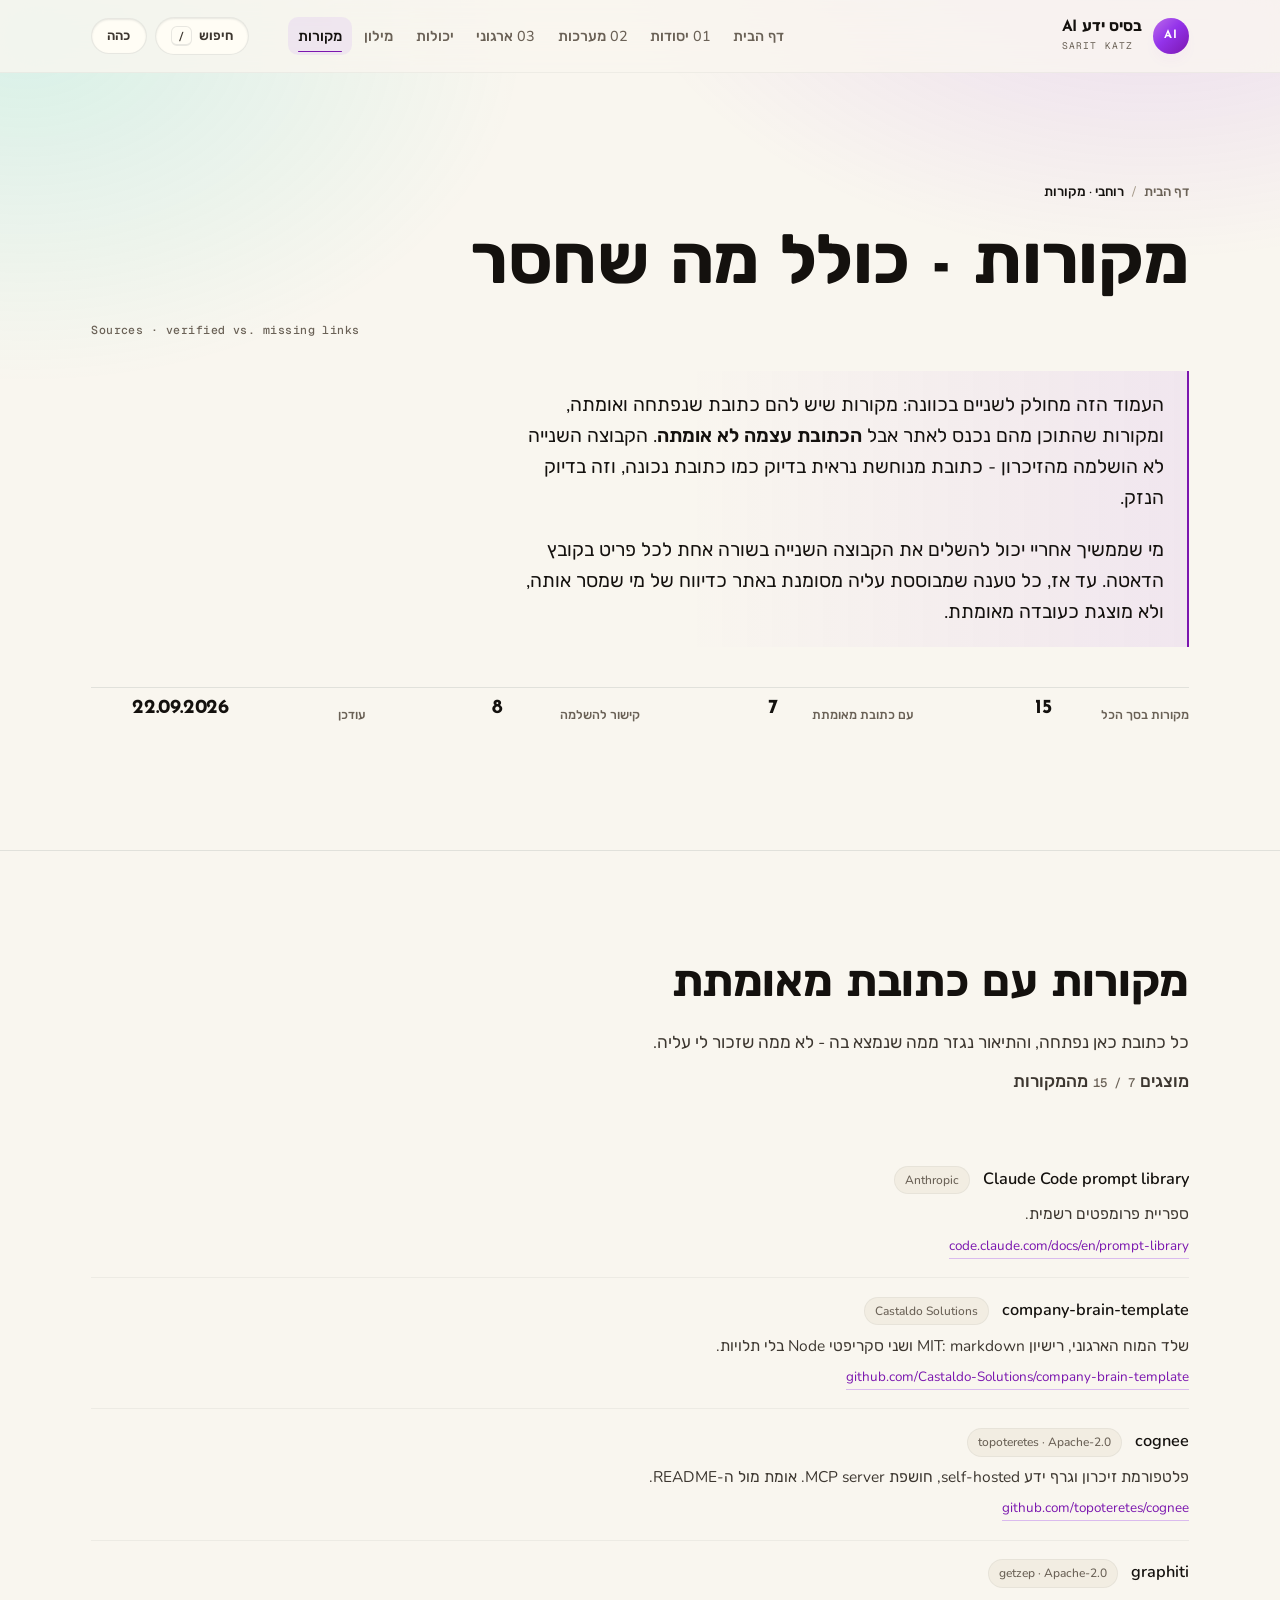
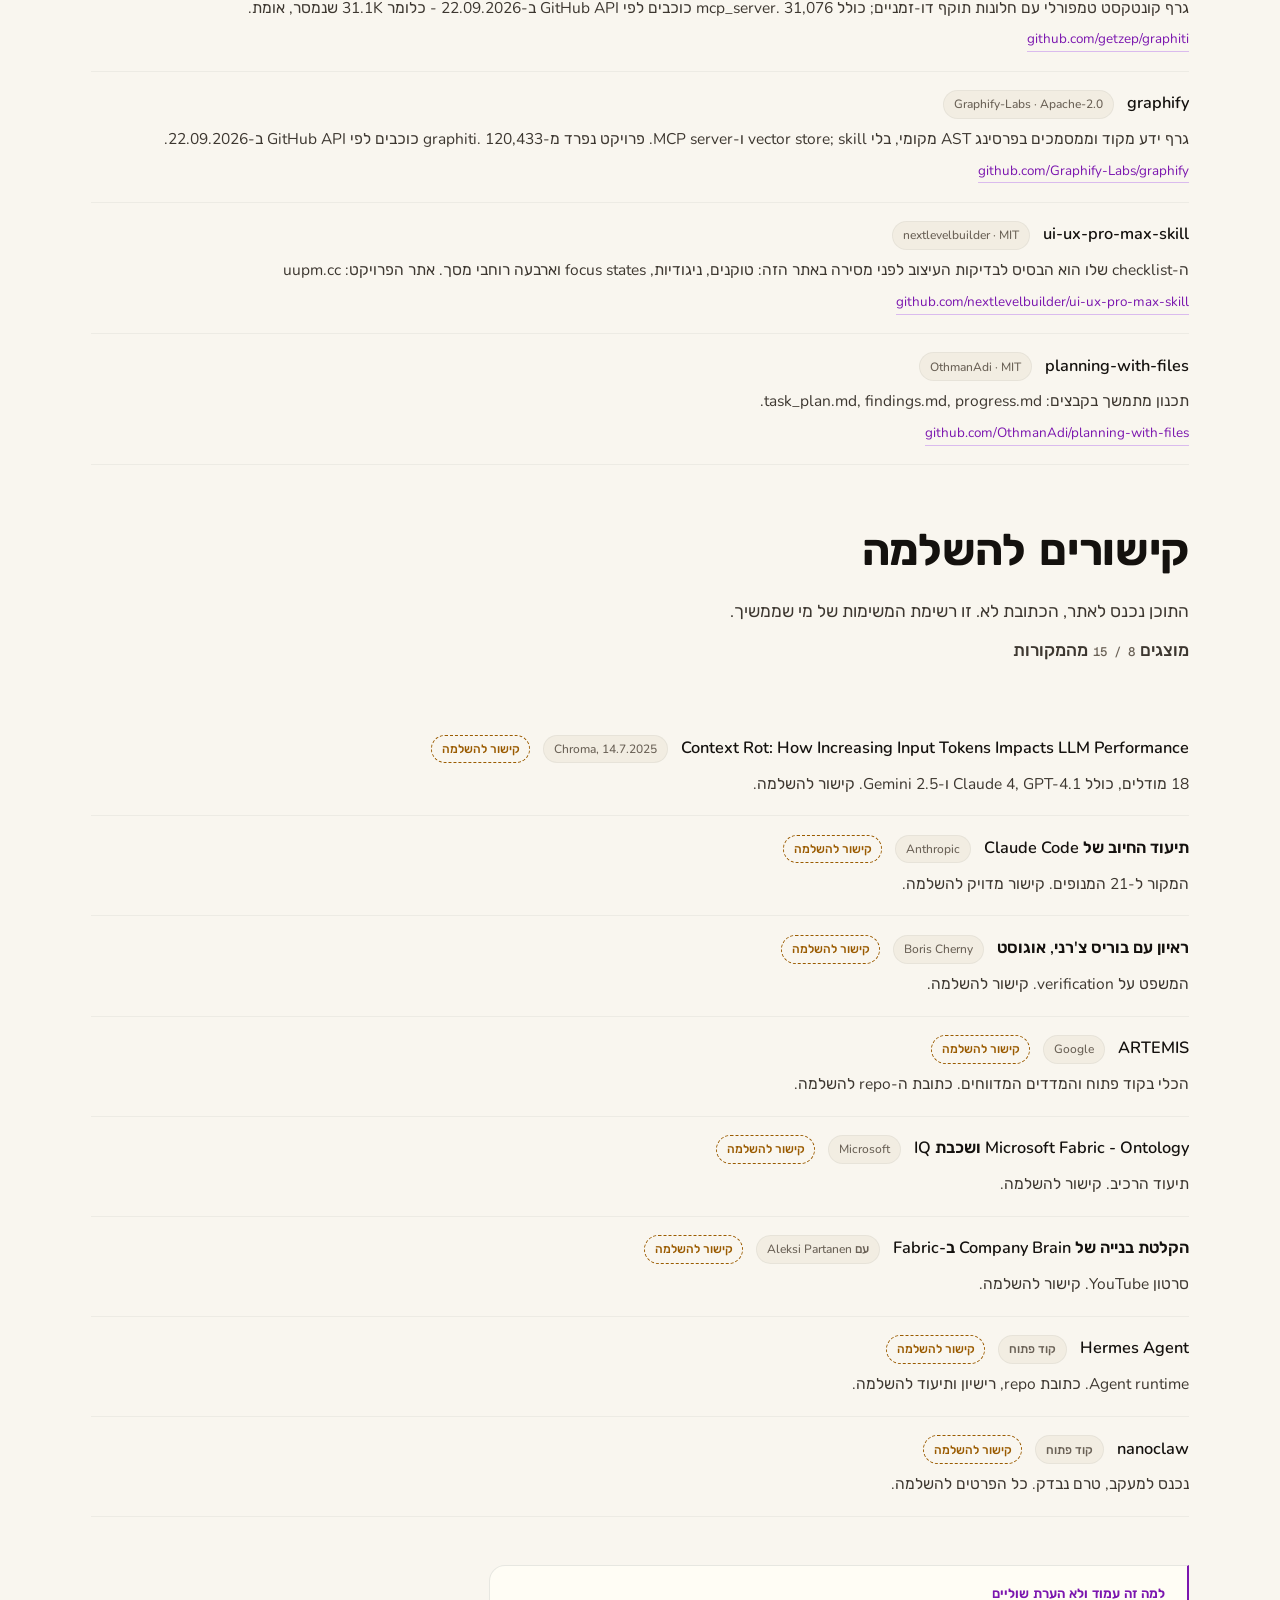
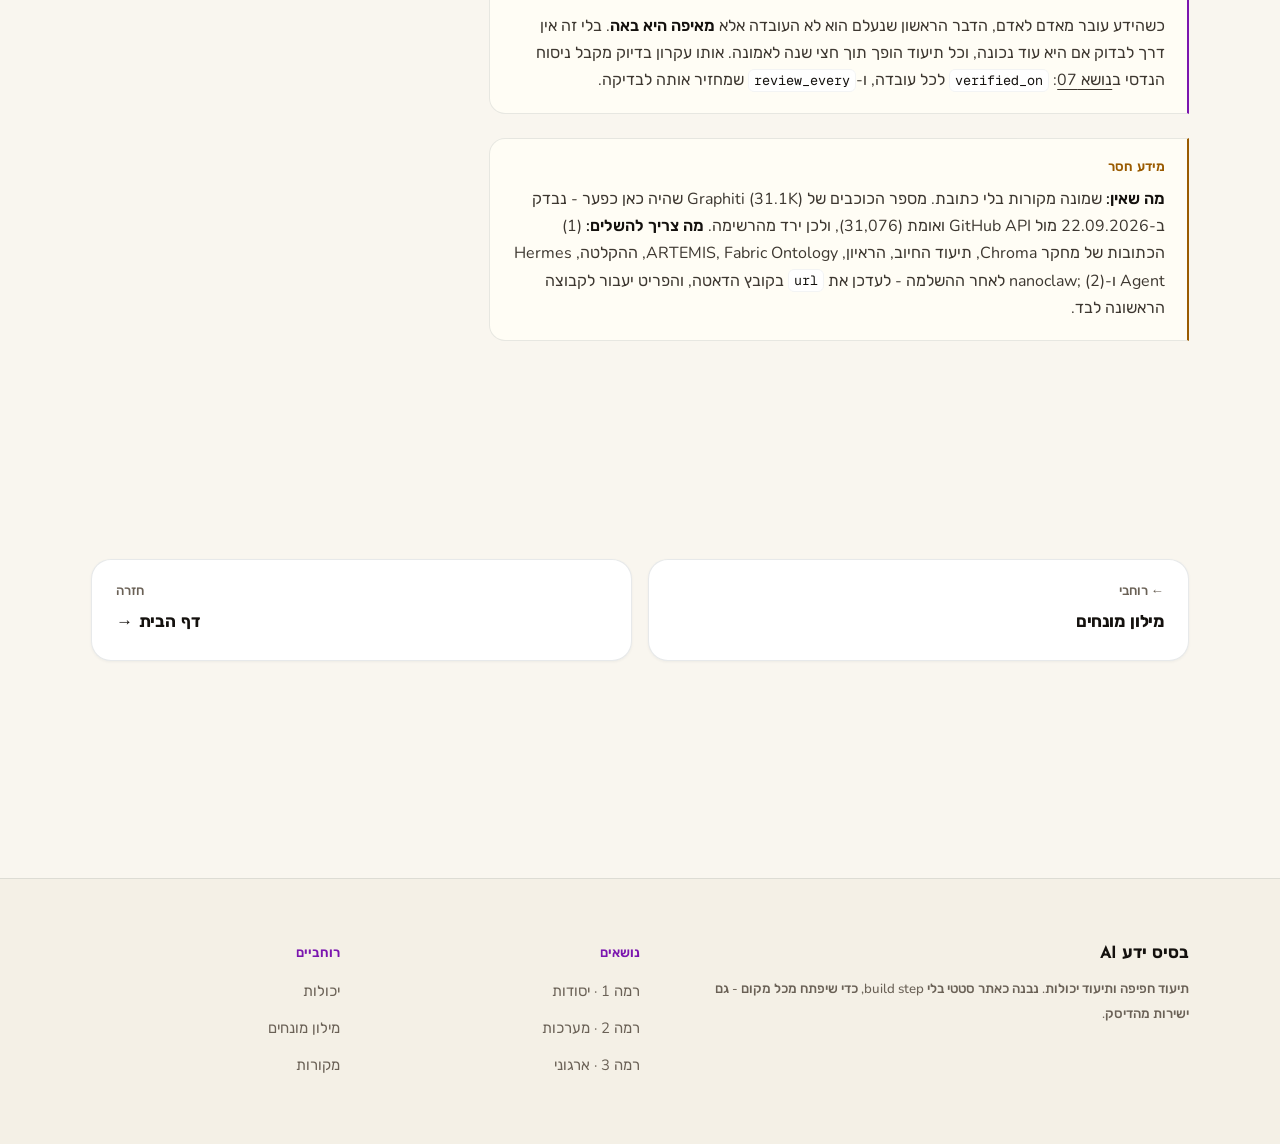
<file: sources.html>
<!DOCTYPE html>
<html lang="he" dir="rtl" data-theme="light">
<head>
<meta charset="utf-8">
<meta name="viewport" content="width=device-width, initial-scale=1">
<title>מקורות - בסיס ידע AI</title>
<meta name="description" content="כל המקורות שהאתר נשען עליהם במקום אחד: מה שאומת מול המקור עצמו, ומה שהקישור אליו עוד חסר ולא הומצא.">
<link rel="preconnect" href="https://fonts.googleapis.com">
<link rel="preconnect" href="https://fonts.gstatic.com" crossorigin>
<link href="https://fonts.googleapis.com/css2?family=Josefin+Sans:wght@300;400;600;700&family=Nunito:wght@300..800&family=Rubik:wght@300..800&family=Geist+Mono:wght@400..600&display=swap" rel="stylesheet">
<link rel="stylesheet" href="assets/styles.css">
<link rel="icon" href="data:,">
<script src="assets/site-data.js"></script>
</head>
<body>
<a class="skip" href="#main">דילוג לתוכן</a>

<header class="site-head">
  <div class="site-head__in">
    <a class="brand" href="index.html">
      <span class="brand__mark" aria-hidden="true">AI</span>
      <span>
        <span class="brand__name">בסיס ידע AI</span>
        <span class="brand__sub">Sarit Katz</span>
      </span>
    </a>
    <nav class="nav" aria-label="ניווט ראשי">
      <a href="index.html">דף הבית</a>
      <a href="01-claude-md.html">01 יסודות</a>
      <a href="03-agent-architecture.html">02 מערכות</a>
      <a href="07-company-brain.html">03 ארגוני</a>
      <a href="capabilities.html">יכולות</a>
      <a href="glossary.html">מילון</a>
      <a href="sources.html" aria-current="page">מקורות</a>
    </nav>
    <div class="head-tools">
      <button class="icon-btn" data-search-open aria-label="חיפוש באתר">חיפוש <kbd>/</kbd></button>
      <button class="icon-btn" data-theme-toggle>כהה</button>
      <button class="icon-btn nav-toggle" data-nav-toggle aria-expanded="false" aria-label="תפריט">תפריט</button>
    </div>
  </div>
</header>

<main id="main">

  <section class="section">
    <div class="wrap">
      <nav class="crumbs label label--dim" aria-label="מיקום בעמוד">
        <a href="index.html">דף הבית</a>
        <span aria-hidden="true">/</span>
        <span aria-current="page">רוחבי · מקורות</span>
      </nav>
      <h1 style="max-width:22ch">מקורות - כולל מה שחסר</h1>
      <p class="mono mono-dim" dir="ltr" style="margin:1rem 0 0">Sources · verified vs. missing links</p>
      <div class="answer" style="margin-top:2rem">
        <p>
          העמוד הזה מחולק לשניים בכוונה: מקורות שיש להם כתובת שנפתחה ואומתה, ומקורות שהתוכן
          מהם נכנס לאתר אבל <b>הכתובת עצמה לא אומתה</b>. הקבוצה השנייה לא הושלמה מהזיכרון -
          כתובת מנוחשת נראית בדיוק כמו כתובת נכונה, וזה בדיוק הנזק.
        </p>
        <p>
          מי שממשיך אחריי יכול להשלים את הקבוצה השנייה בשורה אחת לכל פריט בקובץ הדאטה. עד אז,
          כל טענה שמבוססת עליה מסומנת באתר כדיווח של מי שמסר אותה, ולא מוצגת כעובדה מאומתת.
        </p>
      </div>
      <dl class="facts">
        <dt>מקורות בסך הכל</dt><dd>15</dd>
        <dt>עם כתובת מאומתת</dt><dd>7</dd>
        <dt>קישור להשלמה</dt><dd>8</dd>
        <dt>עודכן</dt><dd>22.09.2026</dd>
      </dl>
    </div>
  </section>

  <section class="section hairline-top">
    <div class="wrap">

      <div class="sec-head">
        <h2 id="verified">מקורות עם כתובת מאומתת</h2>
        <p>
          כל כתובת כאן נפתחה, והתיאור נגזר ממה שנמצא בה - לא ממה שזכור לי עליה.
        </p>
        <p class="label label--dim" style="margin-top:.75rem">
          מוצגים <span class="gloss-count" data-sources-count="linked"></span> מהמקורות
        </p>
      </div>
      <div data-sources="linked">
        <p class="muted">נטען מ-<code class="lat">assets/site-data.js</code>.</p>
      </div>

      <div class="sec-head" style="margin-top:4rem">
        <h2 id="gaps">קישורים להשלמה</h2>
        <p>
          התוכן נכנס לאתר, הכתובת לא. זו רשימת המשימות של מי שממשיך.
        </p>
        <p class="label label--dim" style="margin-top:.75rem">
          מוצגים <span class="gloss-count" data-sources-count="gaps"></span> מהמקורות
        </p>
      </div>
      <div data-sources="gaps"></div>

      <div class="note" style="margin-top:3rem">
        <span class="label">למה זה עמוד ולא הערת שוליים</span>
        <p>
          כשהידע עובר מאדם לאדם, הדבר הראשון שנעלם הוא לא העובדה אלא <b>מאיפה היא באה</b>.
          בלי זה אין דרך לבדוק אם היא עוד נכונה, וכל תיעוד הופך תוך חצי שנה לאמונה. אותו
          עקרון בדיוק מקבל ניסוח הנדסי ב<a href="07-company-brain.html#validators">נושא 07</a>:
          <code class="lat">verified_on</code> לכל עובדה, ו-<code class="lat">review_every</code>
          שמחזיר אותה לבדיקה.
        </p>
      </div>

      <div class="note note--gap" style="margin-top:1.5rem">
        <span class="label">מידע חסר</span>
        <p>
          <b>מה שאין:</b> שמונה מקורות בלי כתובת. מספר הכוכבים של Graphiti (31.1K) שהיה כאן
          כפער - נבדק ב-22.09.2026 מול GitHub API ואומת (31,076), ולכן ירד מהרשימה.
          <b>מה צריך להשלים:</b> (1) הכתובות של מחקר Chroma, תיעוד החיוב, הראיון,
          ARTEMIS, Fabric Ontology, ההקלטה, Hermes Agent ו-nanoclaw; (2) לאחר ההשלמה - לעדכן
          את <code class="lat">url</code> בקובץ הדאטה, והפריט יעבור לקבוצה הראשונה לבד.
        </p>
      </div>

    </div>
  </section>

  <section class="section" style="padding-top:0">
    <div class="wrap">
      <nav class="pager" aria-label="ניווט בין עמודים">
        <a href="glossary.html">
          <span class="label label--dim">← רוחבי</span>
          <strong>מילון מונחים</strong>
        </a>
        <a href="index.html">
          <span class="label label--dim">חזרה</span>
          <strong>דף הבית →</strong>
        </a>
      </nav>
    </div>
  </section>
</main>

<footer class="site-foot">
  <div class="wrap foot-grid">
    <div>
      <h3>בסיס ידע AI</h3>
      <p class="label label--dim" style="line-height:1.85">
        תיעוד חפיפה ותיעוד יכולות. נבנה כאתר סטטי בלי build step,
        כדי שיפתח מכל מקום - גם ישירות מהדיסק.
      </p>
    </div>
    <div>
      <p class="label">נושאים</p>
      <ul>
        <li><a href="01-claude-md.html">רמה 1 · יסודות</a></li>
        <li><a href="03-agent-architecture.html">רמה 2 · מערכות</a></li>
        <li><a href="07-company-brain.html">רמה 3 · ארגוני</a></li>
      </ul>
    </div>
    <div>
      <p class="label">רוחביים</p>
      <ul>
        <li><a href="capabilities.html">יכולות</a></li>
        <li><a href="glossary.html">מילון מונחים</a></li>
        <li><a href="sources.html">מקורות</a></li>
      </ul>
    </div>
  </div>
</footer>

<div class="search" data-search role="dialog" aria-modal="true" aria-label="חיפוש באתר">
  <div class="search__veil"></div>
  <div class="search__panel">
    <input class="search__input" id="site-search" name="q" type="search" placeholder="חיפוש בכל האתר, במילון ובארגז הכלים…" aria-label="שדה חיפוש">
    <div class="search__results"></div>
    <div class="search__foot">
      <span class="label label--dim"><kbd>↑</kbd> <kbd>↓</kbd> מעבר</span>
      <span class="label label--dim"><kbd>Enter</kbd> פתיחה</span>
      <span class="label label--dim"><kbd>Esc</kbd> סגירה</span>
    </div>
  </div>
</div>

<script src="assets/search-index.js"></script>
<script src="assets/app.js"></script>
<script src="assets/demos.js"></script>
</body>
</html>
</file>
<file: assets/styles.css>
/* ============================================================
   בסיס ידע AI — מערכת עיצוב
   Light-first: קנבס שמנת חם, משטחים מוגבהים, אקסנט סגול אחד,
   פינות מעוגלות רחבות וצללים רכים ורחבים.
   חוק הברזל: כל צבע/מידה מוגדר כטוקן בסעיף 1.
   מחוץ לסעיף 1 אין ערך גלם — רק var().
   קובץ אחד. אין build step. אין תלויות. עובד מ-file://.
   ============================================================ */

/* ---------- 1. טוקנים ---------- */
:root {
  color-scheme: light;

  /* משטחים — כל שכבה עולה מעל הקנבס */
  --bg:            #F9F6EF;
  --bg-2:          #F4F0E6;
  --s-1:           #FFFDF5;
  --s-2:           #FFFFFF;
  --s-3:           #F2EDE2;
  --s-hi:          #E9E2D4;

  /* דיו */
  --ink:           #14110E;
  --ink-dim:       #3D3730;
  --ink-faint:     #6A6156;
  --rule:          #A79C8C;

  /* קווים */
  --line:          rgba(26, 38, 52, .10);
  --line-soft:     rgba(26, 38, 52, .05);
  --line-hi:       rgba(26, 38, 52, .22);
  --grid:          transparent;

  /* אקסנט — סגול. כטקסט וכמסגרת בשתי הערכות */
  --brand:         #7B16AF;
  --brand-ink:     #FFFFFF;
  --accent:        #7B16AF;
  --accent-soft:   rgba(147, 51, 234, .08);
  --accent-line:   rgba(147, 51, 234, .30);
  --accent-glow:   rgba(147, 51, 234, .16);
  --violet-2:      #9333EA;
  --violet-3:      #BC6CEA;
  --lilac:         rgba(193, 145, 222, .58);
  --mint:          rgba(20, 209, 189, .14);

  /* pill כהה — ה-CTA הראשי. מתהפך בערכה הכהה */
  --pill:          #17130F;
  --pill-ink:      #FFFDF5;

  /* סדרות בגרפים ומצבים */
  --series-1:      #2563C9;
  --series-1-ink:  #FFFFFF;
  --amber:         #9A5B00;
  --rose:          #C02B3C;

  /* עומק — רך ורחב, בלי קו כהה */
  --sh-1: 0 1px 3px rgba(26, 38, 52, .05);
  --sh-2: 0 1px 2px rgba(26, 38, 52, .04), 0 14px 30px rgba(26, 38, 52, .07);
  --sh-3: 0 2px 6px rgba(26, 38, 52, .04), 0 22px 44px rgba(28, 28, 24, .10), 0 50px 80px -40px rgba(28, 28, 24, .16);
  --glass: rgba(249, 246, 239, .82);
  --veil:  rgba(28, 24, 20, .38);

  /* טיפוגרפיה — הלטינית מ-Josefin Sans/Nunito, העברית מ-Rubik */
  --font-disp:  'Josefin Sans', 'Rubik', 'Heebo', 'Segoe UI', Arial, sans-serif;
  --font-sans:  'Nunito', 'Rubik', 'Assistant', 'Segoe UI', 'Arial Hebrew', Arial, sans-serif;
  --font-mono:  'Geist Mono', 'JetBrains Mono', 'Consolas', 'Courier New', monospace;
  --wide:       normal;
  --fs-mono:    .72rem;

  /* מידות */
  --gutter:      clamp(1.15rem, 4vw, 4rem);
  --section-y:   clamp(3.75rem, 8.5vw, 8rem);
  --max:         1200px;
  --measure:     70ch;
  --head-h:      4.5rem;

  --r-1:         10px;
  --r-2:         16px;
  --r-3:         26px;
  --radius-pill: 999px;
  --radius-box:  20px;

  --t:      180ms cubic-bezier(.22, 1, .36, 1);
  --t-slow: 420ms cubic-bezier(.22, 1, .36, 1);

  /* --- שמות מהגרסה הקודמת. ה-JS משתמש בהם, ולכן הם נשארים --- */
  --paper:         var(--bg);
  --paper-2:       var(--s-2);
  --kraft:         var(--s-3);
  --espresso:      var(--s-1);
  --espresso-ink:  var(--ink);
  --espresso-dim:  var(--ink-dim);
  --espresso-line: var(--line);
  --forest:        var(--series-1);
  --forest-ink:    var(--series-1-ink);
  --brass:         var(--accent);
  --gold:          var(--accent);
  --warn:          var(--amber);
  --font-display:  var(--font-disp);
}

/* ---------- 1b. ערכה כהה ---------- */
[data-theme="dark"] {
  color-scheme: dark;

  --bg:            #14110E;
  --bg-2:          #191510;
  --s-1:           #201B15;
  --s-2:           #262018;
  --s-3:           #2E2720;
  --s-hi:          #3A3128;

  --ink:           #F8F4EB;
  --ink-dim:       #D6CDBF;
  --ink-faint:     #A79C8B;
  --rule:          #6C6153;

  --line:          rgba(255, 253, 245, .11);
  --line-soft:     rgba(255, 253, 245, .055);
  --line-hi:       rgba(255, 253, 245, .22);

  /* סגול כהה אינו קריא על רקע כהה, ולכן האקסנט הטקסטואלי כאן בהיר */
  --brand:         #9333EA;
  --brand-ink:     #FFFFFF;
  --accent:        #CFA3F2;
  --accent-soft:   rgba(207, 163, 242, .13);
  --accent-line:   rgba(207, 163, 242, .34);
  --accent-glow:   rgba(147, 51, 234, .22);
  --lilac:         rgba(193, 145, 222, .40);
  --mint:          rgba(20, 209, 189, .10);

  --pill:          #F8F4EB;
  --pill-ink:      #14110E;

  --series-1:      #93B8FF;
  --series-1-ink:  #0E1526;
  --amber:         #EFB360;
  --rose:          #FF8C96;

  --sh-1: 0 1px 2px rgba(0, 0, 0, .50);
  --sh-2: 0 2px 6px rgba(0, 0, 0, .42), 0 14px 32px -16px rgba(0, 0, 0, .80);
  --sh-3: 0 4px 12px rgba(0, 0, 0, .38), 0 30px 66px -26px rgba(0, 0, 0, .92);
  --glass: rgba(20, 17, 14, .78);
  --veil:  rgba(6, 5, 4, .62);
}

/* ---------- 2. בסיס ---------- */
*, *::before, *::after { box-sizing: border-box; }

html { -webkit-text-size-adjust: 100%; scroll-behavior: smooth; }

body {
  margin: 0;
  background: var(--bg);
  color: var(--ink-dim);
  font-family: var(--font-sans);
  font-size: 1.0625rem;
  line-height: 1.7;
  -webkit-font-smoothing: antialiased;
  text-rendering: optimizeLegibility;
  overflow-x: hidden;
}

/* שטיפת רקע — התחליף לגריד: לילך בקצה אחד, מנטה בשני. בלי תמונה חיצונית */
body::before {
  content: "";
  position: fixed;
  inset: 0;
  z-index: -2;
  pointer-events: none;
  background:
    radial-gradient(54rem 36rem at 90% -12%, var(--accent-glow), transparent 64%),
    radial-gradient(46rem 32rem at 2% 4%, var(--mint), transparent 68%);
}
[data-theme="dark"] body::before { opacity: .75; }

img, svg { max-inline-size: 100%; }

hr { border: 0; border-top: 1px solid var(--line); margin: 2.5rem 0; }

a { color: inherit; text-underline-offset: .22em; transition: color var(--t); }

button { cursor: pointer; font-family: inherit; }

:focus-visible { outline: 2px solid var(--accent); outline-offset: 3px; border-radius: var(--r-1); }

::selection { background: var(--brand); color: var(--brand-ink); }

.skip {
  position: absolute;
  inset-inline-start: 50%;
  top: -100%;
  transform: translateX(50%);
  z-index: 100;
  background: var(--pill);
  color: var(--pill-ink);
  padding: .7rem 1.4rem;
  border-radius: var(--radius-pill);
  font-weight: 700;
  text-decoration: none;
}
.skip:focus { top: .75rem; }

.visually-hidden {
  position: absolute !important;
  inline-size: 1px; block-size: 1px;
  overflow: hidden; clip-path: inset(50%);
  white-space: nowrap;
}

/* ---------- 3. טיפוגרפיה ---------- */
h1, h2, h3, h4 {
  font-family: var(--font-disp);
  font-variation-settings: var(--wide);
  color: var(--ink);
  font-weight: 700;
  letter-spacing: -.008em;
  line-height: 1.14;
  margin: 0;
  text-wrap: balance;
}
h1 { font-size: clamp(2.45rem, 5.9vw, 4.3rem); line-height: 1.1; }
h2 { font-size: clamp(1.8rem, 3.6vw, 2.75rem); }
h3 { font-size: clamp(1.1rem, 1.7vw, 1.3rem); line-height: 1.3; letter-spacing: -.004em; }
h4 { font-size: 1rem; line-height: 1.3; }

p { margin: 0 0 1.15em; }
b, strong { color: var(--ink); font-weight: 600; }

code {
  font-family: var(--font-mono);
  font-size: .84em;
  direction: ltr;
  unicode-bidi: isolate;
  background: var(--s-2);
  border: 1px solid var(--line-soft);
  border-radius: 6px;
  padding: .1em .38em;
  color: var(--ink);
  white-space: nowrap;
}

/* micro-label לטיני */
.mono, table.decide td.mono {
  font-family: var(--font-mono);
  direction: ltr;
  unicode-bidi: isolate;
}
.mono {
  font-size: var(--fs-mono);
  font-weight: 500;
  letter-spacing: .1em;
  text-transform: uppercase;
  line-height: 1.7;
  color: var(--accent);
}
.mono-dim { color: var(--ink-faint); text-transform: none; letter-spacing: .04em; }

/* התווית העברית — עברית לא סובלת uppercase ו-letter-spacing */
.label {
  font-family: var(--font-sans);
  font-size: .83rem;
  font-weight: 600;
  line-height: 1.55;
  color: var(--accent);
}
.label--dim { color: var(--ink-faint); font-weight: 500; }

.lat { direction: ltr; unicode-bidi: isolate; }

.lede, .hero__lead {
  font-size: clamp(1.1rem, 1.5vw, 1.28rem);
  line-height: 1.62;
  color: var(--ink-dim);
  max-inline-size: 54ch;
  margin: 1.5rem 0 0;
}

.muted { color: var(--ink-faint); }

/* הספרה הדקה והגדולה — סימן ההיכר של הקצב האנכי */
.num {
  display: block;
  font-family: var(--font-disp);
  font-size: 1.65rem;
  font-weight: 300;
  line-height: 1;
  letter-spacing: .01em;
  color: var(--accent);
  direction: ltr;
  unicode-bidi: isolate;
}

kbd {
  font-family: var(--font-mono);
  font-size: .68rem;
  background: var(--s-3);
  border: 1px solid var(--line);
  border-block-end-width: 2px;
  border-radius: 6px;
  padding: .12rem .38rem;
  color: var(--ink-dim);
  direction: ltr;
  unicode-bidi: isolate;
}

/* ---------- 4. פריסה ---------- */
.wrap {
  inline-size: 100%;
  max-inline-size: var(--max);
  margin-inline: auto;
  padding-inline: var(--gutter);
}

.section { padding-block: var(--section-y); position: relative; }
.section.tight { padding-block: calc(var(--section-y) * .62); }

/* רצועה עולה — משטח מעל הקנבס */
.section.paper {
  background: linear-gradient(180deg, var(--bg-2), var(--s-1));
  border-block: 1px solid var(--line-soft);
}

.hairline-top { border-top: 1px solid var(--line); }

.sec-head { margin-bottom: clamp(2rem, 4vw, 3.25rem); }
.sec-head .label, .sec-head .mono { display: block; margin-bottom: .85rem; }
.sec-head p {
  margin: 1.1rem 0 0;
  max-inline-size: var(--measure);
  font-size: 1.08rem;
  color: var(--ink-dim);
}

.grid { display: grid; gap: clamp(1rem, 1.7vw, 1.5rem); }
.grid-2 { grid-template-columns: repeat(2, minmax(0, 1fr)); }
.grid-3 { grid-template-columns: repeat(3, minmax(0, 1fr)); }
.grid-4 { grid-template-columns: repeat(4, minmax(0, 1fr)); }

.stack > * + * { margin-top: 1.25rem; }
.flow { display: flex; flex-wrap: wrap; gap: .75rem 1rem; align-items: center; }
.center { text-align: center; }

/* עמוד נושא: תוכן + TOC דביק */
.doc {
  display: grid;
  grid-template-columns: minmax(0, 1fr) 15rem;
  gap: clamp(2rem, 4vw, 4.5rem);
  align-items: start;
}
.doc > div > h2 {
  margin-top: 3.75rem;
  padding-top: 1.75rem;
  border-top: 1px solid var(--line-soft);
}
.doc > div > h2:first-child { margin-top: 0; padding-top: 0; border-top: 0; }
.doc > div > h3 { margin-top: 2.75rem; }

.prose { font-size: 1.08rem; max-inline-size: var(--measure); }
.prose p, .prose li { color: var(--ink-dim); }
.prose ul, .prose ol { padding-inline-start: 1.3rem; margin: 0 0 1.3em; }
.prose li { margin-bottom: .5em; }
.prose strong, .prose b { color: var(--ink); font-weight: 600; }
.prose > :last-child { margin-bottom: 0; }

/* עוגנים מתחת ל-header דביק */
[id] { scroll-margin-top: calc(var(--head-h) + 1.5rem); }

/* ---------- 5. Header ---------- */
.site-head {
  position: sticky;
  top: 0;
  z-index: 60;
  background: var(--glass);
  backdrop-filter: blur(18px) saturate(150%);
  -webkit-backdrop-filter: blur(18px) saturate(150%);
  border-block-end: 1px solid var(--line-soft);
}
.site-head__in {
  max-inline-size: var(--max);
  margin-inline: auto;
  padding: 0 var(--gutter);
  min-block-size: var(--head-h);
  display: flex;
  align-items: center;
  gap: clamp(1rem, 3vw, 2.5rem);
}

.brand {
  display: inline-flex;
  align-items: center;
  gap: .7rem;
  text-decoration: none;
  margin-inline-end: auto;
  flex: 0 0 auto;
}
.brand__mark {
  display: grid;
  place-items: center;
  inline-size: 2.25rem;
  block-size: 2.25rem;
  border-radius: 50%;
  /* 135deg פיזי — לגרדיאנט אין כיוון לוגי, והעיגול סימטרי בכל מקרה */
  background: linear-gradient(135deg, var(--violet-3), var(--violet-2) 45%, var(--brand));
  color: #FFFFFF;
  font-family: var(--font-disp);
  font-size: .72rem;
  font-weight: 700;
  letter-spacing: .04em;
  flex: 0 0 auto;
  box-shadow: 0 8px 20px -10px var(--accent-glow);
}
.brand__name {
  display: block;
  font-family: var(--font-disp);
  font-weight: 700;
  font-size: .97rem;
  color: var(--ink);
  letter-spacing: -.012em;
  line-height: 1.25;
}
.brand__sub {
  display: block;
  font-family: var(--font-mono);
  font-size: .6rem;
  letter-spacing: .12em;
  text-transform: uppercase;
  color: var(--ink-faint);
  direction: ltr;
  unicode-bidi: isolate;
}

.nav { display: flex; align-items: center; gap: .1rem; flex-wrap: wrap; }
.nav a {
  position: relative;
  text-decoration: none;
  color: var(--ink-faint);
  font-size: .9rem;
  font-weight: 500;
  padding: .45rem .65rem;
  border-radius: var(--r-1);
  white-space: nowrap;
  transition: color var(--t), background var(--t);
}
.nav a:hover { color: var(--ink); background: var(--s-2); }
.nav a[aria-current="page"] { color: var(--ink); background: var(--accent-soft); }
.nav a[aria-current="page"]::after {
  content: "";
  position: absolute;
  inset-inline: .65rem;
  bottom: .2rem;
  block-size: 1.5px;
  background: var(--accent);
  border-radius: 2px;
}

.head-tools { display: flex; align-items: center; gap: .5rem; flex: 0 0 auto; }

.icon-btn {
  display: inline-flex;
  align-items: center;
  gap: .45rem;
  background: var(--s-1);
  border: 1px solid var(--line);
  color: var(--ink-dim);
  border-radius: var(--radius-pill);
  padding: .5rem .95rem;
  font-size: .82rem;
  font-weight: 600;
  box-shadow: inset 0 1px 2px var(--line);
  transition: all var(--t);
}
.icon-btn:hover {
  color: var(--ink);
  background: var(--s-2);
  border-color: var(--line-hi);
  transform: translateY(-1px);
  box-shadow: var(--sh-2);
}
.icon-btn kbd { background: transparent; }

.nav-toggle { display: none; }

/* ---------- 6. Hero ---------- */
.hero { padding-block: clamp(3.5rem, 8vw, 7.5rem) clamp(3rem, 6vw, 6rem); overflow: hidden; }
.hero > .wrap > .mono, .hero > .wrap > .label { display: block; margin-bottom: 1.5rem; }
.hero .wrap { position: relative; z-index: 1; }

.hero__grid {
  display: grid;
  grid-template-columns: minmax(0, 1.5fr) minmax(0, 1fr);
  gap: clamp(2rem, 5vw, 5rem);
  align-items: start;
  margin-top: 1.5rem;
}
.hero h1 { max-inline-size: 22ch; }

.hero__aside {
  border: 1px solid var(--line);
  /* 175deg פיזי — כמעט אנכי, ולכן היפוך הכיוון אינו משנה אותו */
  background: linear-gradient(175deg, var(--s-2), var(--s-1));
  border-radius: var(--r-3);
  padding: 1.75rem 1.85rem;
  box-shadow: var(--sh-2);
}
.hero__aside .label--dim { display: block; margin-top: 1.3rem; }
.hero__aside dl.facts { grid-template-columns: 1fr 1fr; }

/* מסלול הטבעות — סמל השער. נשען על טוקני האקסנט */
.aufbau {
  position: absolute;
  inline-size: clamp(200px, 23vw, 320px);
  inset-inline-start: -6%;
  top: -20%;
  color: var(--line-hi);
  opacity: .22;
  filter: blur(.5px);
  pointer-events: none;
  z-index: -1;
}

/* ---------- 7. כפתורים ---------- */
.btn-pill, .btn-ghost {
  display: inline-flex;
  align-items: center;
  gap: .55rem;
  border-radius: var(--radius-pill);
  padding: .82rem 1.6rem;
  text-decoration: none;
  font-family: var(--font-sans);
  font-weight: 600;
  font-size: .95rem;
  cursor: pointer;
  border: 1px solid transparent;
  transition: all var(--t);
}
.btn-pill {
  background: var(--pill);
  color: var(--pill-ink);
  box-shadow: var(--sh-2);
}
.btn-pill:hover {
  transform: translateY(-2px);
  box-shadow: var(--sh-3);
  color: var(--pill-ink);
}
.btn-ghost {
  background: var(--s-1);
  border-color: var(--line);
  color: var(--ink);
  box-shadow: inset 0 1px 2px var(--line);
}
.btn-ghost:hover { background: var(--s-2); border-color: var(--line-hi); transform: translateY(-2px); box-shadow: var(--sh-2); }
.btn-pill:active, .btn-ghost:active, .icon-btn:active { transform: translateY(0); }

/* ---------- 8. תגים ---------- */
.tag {
  display: inline-flex;
  align-items: center;
  gap: .3rem;
  font-family: var(--font-sans);
  font-size: .75rem;
  font-weight: 500;
  color: var(--ink-faint);
  background: var(--s-3);
  border: 1px solid var(--line-soft);
  border-radius: var(--radius-pill);
  padding: .2rem .62rem;
  white-space: nowrap;
}
.tag.lat { font-family: var(--font-mono); font-size: .66rem; letter-spacing: .06em; direction: ltr; unicode-bidi: isolate; }
.tag--l1 { color: var(--accent); background: var(--accent-soft); border-color: var(--accent-line); }
.tag--l2 {
  color: var(--series-1);
  background: color-mix(in srgb, var(--series-1) 13%, transparent);
  border-color: color-mix(in srgb, var(--series-1) 38%, transparent);
}
.tag--l3 {
  color: var(--amber);
  background: color-mix(in srgb, var(--amber) 13%, transparent);
  border-color: color-mix(in srgb, var(--amber) 38%, transparent);
}
.tag--gap { color: var(--amber); border-color: var(--amber); border-style: dashed; background: transparent; }

/* טענה שאינה מדידה שלנו */
.claim {
  display: inline-flex;
  align-items: center;
  gap: .4rem;
  font-family: var(--font-sans);
  font-size: .76rem;
  font-weight: 500;
  color: var(--ink-faint);
  border: 1px dashed var(--line-hi);
  border-radius: var(--radius-pill);
  padding: .2rem .7rem;
  margin-inline-start: .4rem;
  white-space: nowrap;
  vertical-align: middle;
}
.claim.lat { font-family: var(--font-mono); font-size: .62rem; letter-spacing: .1em; text-transform: uppercase; }
.claim::before { content: "◇"; color: var(--amber); }

/* ---------- 9. כרטיסים ---------- */
.mod, .topic, .radar, .lib, .note, .demo, .code, .pager a, .search__panel, .table-scroll {
  border-radius: var(--radius-box);
}

.mod {
  display: flex;
  flex-direction: column;
  background: var(--s-2);
  border: 1px solid var(--line);
  padding: 1.6rem 1.65rem;
  box-shadow: var(--sh-1);
  transition: border-color var(--t), box-shadow var(--t), transform var(--t);
}
.mod:hover { border-color: var(--line-hi); box-shadow: var(--sh-2); transform: translateY(-2px); }
.mod .num { margin-bottom: 1.1rem; }
.mod h3 { margin-bottom: .65rem; }
.mod p { font-size: .99rem; margin: 0; color: var(--ink-dim); }
.mod__foot {
  margin-top: auto;
  padding-top: .9rem;
  border-top: 1px solid var(--line-soft);
  font-size: .86rem;
  color: var(--ink-faint);
}
.mod p + .mod__foot { margin-top: 1.1rem; }

.topic {
  display: flex;
  flex-direction: column;
  gap: .75rem;
  background: var(--s-2);
  border: 1px solid var(--line);
  padding: 1.6rem 1.65rem 1.4rem;
  text-decoration: none;
  position: relative;
  isolation: isolate;
  overflow: hidden;
  box-shadow: var(--sh-1);
  transition: transform var(--t), border-color var(--t), box-shadow var(--t), background var(--t);
}
.topic::before {
  content: "";
  position: absolute;
  inset: 0;
  z-index: -1;
  background: radial-gradient(26rem 13rem at 100% 0%, var(--accent-soft), transparent 70%);
  opacity: 0;
  transition: opacity var(--t);
}
.topic:hover {
  transform: translateY(-4px);
  border-color: var(--accent-line);
  box-shadow: var(--sh-3);
}
.topic:hover::before { opacity: 1; }
.topic__top { display: flex; align-items: center; justify-content: space-between; gap: 1rem; }
.topic__top .num { margin: 0; }
.topic h3 { margin: 0; }
.topic p { margin: 0; font-size: .97rem; color: var(--ink-dim); flex: 1; }
.topic__meta {
  display: flex;
  flex-wrap: wrap;
  gap: .4rem;
  margin-top: .3rem;
  padding-top: .9rem;
  border-top: 1px solid var(--line-soft);
}

/* ---------- 10. בלוקי טקסט ---------- */
.crumbs {
  display: flex;
  flex-wrap: wrap;
  align-items: center;
  gap: .5rem;
  margin-bottom: 1.6rem;
}
.crumbs a { text-decoration: none; color: var(--ink-faint); }
.crumbs a:hover { color: var(--accent); }
.crumbs [aria-current] { color: var(--ink); }
.crumbs span[aria-hidden] { color: var(--rule); }

.answer {
  border-inline-start: 2px solid var(--accent);
  /* 270deg = מימין לשמאל, כלומר מפס האקסנט פנימה. אין תמיכה בכיוון לוגי בגרדיאנט */
  background: linear-gradient(270deg, var(--accent-soft), transparent 72%);
  padding: 1.2rem 1.4rem;
  /* רדיוסים לוגיים: הפינות שצמודות לפס האקסנט נשארות חדות בשני הכיוונים */
  border-start-start-radius: 0;
  border-end-start-radius: 0;
  border-start-end-radius: var(--r-2);
  border-end-end-radius: var(--r-2);
  max-inline-size: var(--measure);
}
.answer p { font-size: clamp(1.1rem, 1.5vw, 1.28rem); line-height: 1.6; color: var(--ink); }
.answer p:last-child { margin-bottom: 0; }
.answer > .label { display: block; margin-bottom: .5rem; }

.article-meta {
  display: flex;
  flex-wrap: wrap;
  gap: .5rem 1.75rem;
  margin-top: 1.5rem;
  padding-top: 1rem;
  border-top: 1px solid var(--line);
  font-size: .86rem;
  color: var(--ink-faint);
}
.article-meta span { display: inline-flex; gap: .4rem; }

dl.facts {
  display: grid;
  grid-template-columns: repeat(auto-fit, minmax(7.5rem, 1fr));
  margin: 2.5rem 0 0;
  border-top: 1px solid var(--line);
}
dl.facts dt {
  font-family: var(--font-sans);
  font-size: .78rem;
  font-weight: 500;
  color: var(--ink-faint);
  padding-top: 1rem;
}
dl.facts dd {
  margin: .25rem 0 1rem;
  font-family: var(--font-disp);
  font-variation-settings: var(--wide);
  font-weight: 700;
  font-size: 1.24rem;
  letter-spacing: -.02em;
  color: var(--ink);
}
dl.facts dd a { color: var(--accent); text-decoration: none; border-bottom: 1px solid var(--accent-line); }

dl.terms { margin: 1.75rem 0 0; }
dl.terms > div {
  border-top: 1px solid var(--line-soft);
  padding: 1.15rem 0;
  display: grid;
  grid-template-columns: minmax(0, 12.5rem) minmax(0, 1fr);
  gap: .35rem 1.75rem;
}
dl.terms dt {
  font-family: var(--font-mono);
  font-size: .82rem;
  font-weight: 500;
  color: var(--ink);
  line-height: 1.6;
}
dl.terms dd { margin: 0; font-size: 1rem; color: var(--ink-dim); max-inline-size: 60ch; }

.source-note {
  font-size: .89rem;
  line-height: 1.7;
  color: var(--ink-faint);
  margin: 1.5rem 0 0;
  padding-top: 1rem;
  max-inline-size: 78ch;
}
.source-note a { color: var(--ink-dim); }

.note {
  background: var(--s-1);
  border: 1px solid var(--line);
  border-inline-start: 2px solid var(--accent);
  padding: 1.15rem 1.35rem;
  /* הפינות הצמודות לפס האקסנט חדות — לוגי, כדי שיתהפך נכון ב-LTR */
  border-start-start-radius: 0;
  border-end-start-radius: 0;
  border-start-end-radius: var(--r-2);
  border-end-end-radius: var(--r-2);
  max-inline-size: var(--measure);
}
.note > .label, .note > .mono { display: block; margin-bottom: .5rem; }
.note p { margin: 0 0 .6em; font-size: 1rem; }
.note p:last-child { margin-bottom: 0; }
.note--gap { border-inline-start-color: var(--amber); }
.note--gap > .label, .note--gap > .mono { color: var(--amber); }

/* ---------- 11. קוד ---------- */
.code { background: var(--s-2); border: 1px solid var(--line); border-radius: var(--r-2); overflow: hidden; box-shadow: var(--sh-1); }
.code__head {
  display: flex;
  align-items: center;
  justify-content: space-between;
  gap: 1rem;
  padding: .55rem .8rem .55rem 1.1rem;
  background: var(--s-3);
  border-block-end: 1px solid var(--line);
}
.code__label {
  font-family: var(--font-mono);
  font-size: .72rem;
  color: var(--ink-dim);
  direction: ltr;
  unicode-bidi: isolate;
}
.copy {
  background: transparent;
  border: 1px solid var(--line);
  color: var(--ink-faint);
  border-radius: var(--radius-pill);
  padding: .24rem .75rem;
  font-size: .76rem;
  font-weight: 500;
  transition: all var(--t);
}
.copy:hover { color: var(--brand-ink); background: var(--brand); border-color: var(--brand); }
.copy.is-done { color: var(--accent); border-color: var(--accent-line); background: var(--accent-soft); }
.code pre { margin: 0; padding: 1.2rem 1.3rem; overflow-x: auto; direction: ltr; text-align: left; }
.code pre code {
  background: none;
  border: 0;
  padding: 0;
  font-size: .81rem;
  line-height: 1.8;
  color: var(--ink-dim);
  white-space: pre;
}

/* ---------- 12. טבלאות ---------- */
.table-scroll {
  overflow-x: auto;
  margin-top: 1.75rem;
  border: 1px solid var(--line);
  background: var(--s-2);
  box-shadow: var(--sh-1);
}
table.decide {
  inline-size: 100%;
  border-collapse: collapse;
  min-inline-size: 34rem;
  font-size: .97rem;
}
table.decide caption {
  caption-side: top;
  text-align: start;
  padding: 1rem 1.25rem;
  font-family: var(--font-sans);
  font-size: .84rem;
  font-weight: 600;
  color: var(--ink-faint);
  border-block-end: 1px solid var(--line);
}
table.decide th {
  text-align: start;
  font-family: var(--font-sans);
  font-size: .77rem;
  font-weight: 600;
  color: var(--ink-faint);
  padding: .8rem 1.25rem;
  background: var(--s-3);
  border-block-end: 1px solid var(--line);
  white-space: nowrap;
}
table.decide td {
  text-align: start;
  padding: .95rem 1.25rem;
  border-block-start: 1px solid var(--line-soft);
  color: var(--ink-dim);
  vertical-align: top;
}
table.decide tbody tr { transition: background var(--t); }
table.decide tbody tr:hover { background: var(--s-2); }
table.decide td:first-child { color: var(--ink); font-weight: 600; }
table.decide a { color: var(--accent); text-decoration: none; border-bottom: 1px solid var(--accent-line); }

/* ---------- 13. רשימת החלטה ---------- */
ol.check {
  list-style: none;
  counter-reset: c;
  margin: 1.75rem 0 0;
  padding: 0;
  max-inline-size: var(--measure);
}
ol.check li {
  counter-increment: c;
  position: relative;
  padding: 1.15rem 0;
  padding-inline-start: 3.1rem;
  border-top: 1px solid var(--line-soft);
}
ol.check li::before {
  content: counter(c, decimal-leading-zero);
  position: absolute;
  inset-inline-start: 0;
  top: 1.1rem;
  inline-size: 2.15rem;
  block-size: 2.15rem;
  display: grid;
  place-items: center;
  border: 1px solid var(--accent-line);
  background: var(--accent-soft);
  border-radius: 50%;
  font-family: var(--font-mono);
  font-size: .68rem;
  color: var(--accent);
}
ol.check b { display: block; color: var(--ink); font-size: 1.05rem; margin-bottom: .3rem; }
ol.check span { color: var(--ink-dim); font-size: .99rem; }

/* ---------- 14. FAQ ---------- */
.faq-item { border-top: 1px solid var(--line-soft); }
.faq-item:last-child { border-bottom: 1px solid var(--line-soft); }
.faq-q {
  inline-size: 100%;
  display: flex;
  align-items: center;
  justify-content: space-between;
  gap: 1.25rem;
  background: none;
  border: 0;
  padding: 1.1rem .25rem;
  text-align: start;
  font-size: 1.05rem;
  font-weight: 600;
  color: var(--ink);
  transition: color var(--t);
}
.faq-q:hover { color: var(--accent); }
.faq-x {
  flex: 0 0 auto;
  inline-size: 1.6rem;
  block-size: 1.6rem;
  display: grid;
  place-items: center;
  border: 1px solid var(--line);
  border-radius: 50%;
  color: var(--ink-faint);
  font-size: .95rem;
  transition: transform var(--t), color var(--t), border-color var(--t);
}
.faq-q[aria-expanded="true"] .faq-x {
  transform: rotate(45deg);
  color: var(--accent);
  border-color: var(--accent-line);
}
.faq-a { display: grid; grid-template-rows: 0fr; transition: grid-template-rows var(--t-slow); }
.faq-q[aria-expanded="true"] + .faq-a { grid-template-rows: 1fr; }
.faq-a-inner { overflow: hidden; }
.faq-a-inner > div {
  padding: 0 .25rem 1.4rem;
  max-inline-size: var(--measure);
  color: var(--ink-dim);
}

/* ---------- 15. checklist והתקדמות ---------- */
.progress { display: flex; align-items: center; gap: .9rem; margin: 1.25rem 0 0; }
.progress__bar {
  flex: 1;
  block-size: 4px;
  background: var(--s-3);
  border-radius: var(--radius-pill);
  position: relative;
  overflow: hidden;
}
.progress__bar i {
  position: absolute;
  inset-block: 0;
  inset-inline-start: 0;
  display: block;
  background: var(--brand);
  border-radius: var(--radius-pill);
  transition: inline-size var(--t-slow);
}
.progress__val {
  font-family: var(--font-mono);
  font-size: var(--fs-mono);
  letter-spacing: .08em;
  color: var(--ink-faint);
  direction: ltr;
  unicode-bidi: isolate;
}

.task {
  display: flex;
  gap: .85rem;
  align-items: flex-start;
  border-top: 1px solid var(--line-soft);
  padding: .85rem .5rem;
  margin-inline: -.5rem;
  border-radius: var(--r-1);
  cursor: pointer;
  transition: background var(--t);
}
.task:hover { background: var(--s-1); }
.task input {
  appearance: none;
  inline-size: 1.1rem;
  block-size: 1.1rem;
  border: 1px solid var(--rule);
  border-radius: 5px;
  margin: .3rem 0 0;
  flex: 0 0 auto;
  cursor: pointer;
  position: relative;
  background: transparent;
  transition: all var(--t);
}
.task input:hover { border-color: var(--accent); }
.task input:checked { background: var(--brand); border-color: var(--brand); }
.task input:checked::after {
  content: "✓";
  position: absolute;
  inset: 0;
  display: grid;
  place-items: center;
  color: var(--brand-ink);
  font-size: .7rem;
  font-weight: 700;
}
.task span { font-size: 1.01rem; color: var(--ink-dim); }
.task input:checked + span { color: var(--ink-faint); text-decoration: line-through; text-decoration-color: var(--rule); }

/* ---------- 16. TOC ---------- */
.toc {
  position: sticky;
  top: calc(var(--head-h) + 1.25rem);
  align-self: start;
  border-inline-start: 1px solid var(--line);
  padding-inline-start: 1.1rem;
  max-block-size: calc(100vh - var(--head-h) - 3rem);
  overflow-y: auto;
}
.toc > .label, .toc > .mono { display: block; margin-bottom: .9rem; }
.toc ol { list-style: none; margin: 0; padding: 0; }
.toc a {
  display: block;
  text-decoration: none;
  color: var(--ink-faint);
  font-size: .89rem;
  line-height: 1.45;
  padding: .4rem .55rem;
  margin-inline-start: -.55rem;
  border-radius: var(--r-1);
  transition: color var(--t), background var(--t);
}
.toc a:hover { color: var(--ink); background: var(--s-2); }
.toc a.is-active, .toc a.is-sel {
  color: var(--accent);
  background: var(--accent-soft);
  font-weight: 600;
}

/* ---------- 17. pager · CTA · footer ---------- */
.pager { display: grid; grid-template-columns: 1fr 1fr; gap: 1rem; margin-top: var(--section-y); }
.pager a {
  display: block;
  background: var(--s-2);
  border: 1px solid var(--line);
  padding: 1.35rem 1.5rem;
  text-decoration: none;
  box-shadow: var(--sh-1);
  transition: all var(--t);
}
.pager a:hover { border-color: var(--accent-line); transform: translateY(-3px); box-shadow: var(--sh-2); }
.pager .label, .pager .mono { display: block; margin-bottom: .45rem; }
.pager strong {
  display: block;
  font-family: var(--font-disp);
  font-weight: 700;
  font-size: 1.06rem;
  color: var(--ink);
  letter-spacing: -.015em;
}
.pager a:last-child { text-align: end; }

.cta-end { text-align: center; }
/* הפאנל הממוסגר — מסגרת לילך רחבה, בדיוק כמו המסגרת בשער אתר הייחוס */
.cta-end .wrap {
  border: 2px solid var(--lilac);
  border-radius: var(--r-3);
  background:
    radial-gradient(38rem 19rem at 50% -35%, var(--accent-soft), transparent 70%),
    linear-gradient(175deg, var(--s-2), var(--s-1));
  padding: clamp(2.75rem, 6vw, 4.5rem) var(--gutter);
  box-shadow: var(--sh-2);
  max-inline-size: calc(var(--max) - var(--gutter));
}
.cta-end .label, .cta-end .mono { display: block; margin-bottom: 1rem; }
.cta-end h2 { margin-inline: auto; }
.cta-end .flow { justify-content: center; }

.site-foot {
  border-top: 1px solid var(--line);
  background: var(--bg-2);
  padding-block: clamp(2.5rem, 5vw, 4rem);
  margin-top: var(--section-y);
}
.foot-grid { display: grid; grid-template-columns: 2fr 1fr 1fr; gap: 2rem clamp(1.5rem, 4vw, 4rem); }
.site-foot h3 { font-size: 1.05rem; margin-bottom: .75rem; }
.site-foot .label { display: block; margin-bottom: .85rem; }
.site-foot ul { list-style: none; margin: 0; padding: 0; }
.site-foot li + li { margin-top: .5rem; }
.site-foot a { text-decoration: none; color: var(--ink-faint); font-size: .93rem; }
.site-foot a:hover { color: var(--accent); }

/* ---------- 18. חיפוש ---------- */
.search { position: fixed; inset: 0; z-index: 90; display: none; }
.search.is-open { display: block; }
.search__veil {
  position: absolute;
  inset: 0;
  background: var(--veil);
  backdrop-filter: blur(6px);
  -webkit-backdrop-filter: blur(6px);
}
.search__panel {
  position: relative;
  max-inline-size: 42rem;
  inline-size: calc(100% - 2rem);
  margin: clamp(2.5rem, 9vh, 6rem) auto 0;
  max-block-size: 78vh;
  display: flex;
  flex-direction: column;
  background: var(--s-2);
  border: 1px solid var(--line);
  box-shadow: var(--sh-3);
  overflow: hidden;
}
.search__input {
  inline-size: 100%;
  background: transparent;
  border: 0;
  border-block-end: 1px solid var(--line);
  padding: 1.1rem 1.3rem;
  font-family: var(--font-sans);
  font-size: 1.1rem;
  color: var(--ink);
}
.search__input:focus { outline: none; border-block-end-color: var(--accent); }
.search__input::placeholder { color: var(--ink-faint); }
.search__results { overflow-y: auto; }
.search__results a {
  display: block;
  padding: .8rem 1.3rem;
  text-decoration: none;
  border-inline-start: 2px solid transparent;
  border-block-end: 1px solid var(--line-soft);
  transition: background var(--t), border-color var(--t);
}
.search__results a:hover, .search__results a.is-sel {
  background: var(--s-3);
  border-inline-start-color: var(--accent);
}
.search__results .r-title { display: block; color: var(--ink); font-weight: 600; font-size: .99rem; }
.search__results .r-ctx { display: block; color: var(--ink-faint); font-size: .87rem; margin-top: .15rem; }
.search__results mark { background: var(--accent-soft); color: var(--accent); border-radius: 3px; }
.search__empty, .search__results .muted { display: block; padding: 1.4rem 1.3rem; color: var(--ink-faint); }
.search__foot {
  display: flex;
  flex-wrap: wrap;
  gap: .5rem 1.25rem;
  padding: .7rem 1.3rem;
  border-block-start: 1px solid var(--line);
  background: var(--s-1);
}

/* ---------- 19. מסגרת הדגמה ---------- */
.demo {
  border: 1px solid var(--line);
  /* 175deg פיזי — כמעט אנכי, ולכן היפוך הכיוון אינו משנה אותו */
  background: linear-gradient(175deg, var(--s-2), var(--s-1));
  margin: 2.25rem 0;
  overflow: hidden;
  box-shadow: var(--sh-2);
}
.demo__head {
  display: flex;
  align-items: center;
  justify-content: space-between;
  gap: 1rem;
  flex-wrap: wrap;
  padding: .95rem 1.3rem;
  border-block-end: 1px solid var(--line);
  background: var(--s-2);
}
.demo__head h3 { margin: .2rem 0 0; font-size: 1.05rem; }
.demo__head .mono { color: var(--ink-faint); }
.demo__head .label { display: block; color: var(--accent); }
.demo__body { padding: 1.4rem 1.3rem 1.6rem; }
.demo__foot {
  border-block-start: 1px solid var(--line);
  padding: .9rem 1.3rem;
  font-size: .88rem;
  color: var(--ink-faint);
  line-height: 1.7;
  background: var(--s-1);
}
.demo__foot a { color: var(--ink-dim); }

.ctrl-row { display: grid; grid-template-columns: repeat(auto-fit, minmax(190px, 1fr)); gap: 1.1rem 1.5rem; }
.ctrl { display: block; }
.ctrl > span {
  display: flex;
  justify-content: space-between;
  align-items: baseline;
  gap: .5rem;
  font-family: var(--font-sans);
  font-size: .82rem;
  font-weight: 500;
  color: var(--ink-faint);
  margin-bottom: .5rem;
}
.ctrl > span b {
  color: var(--accent);
  font-family: var(--font-mono);
  font-size: .76rem;
  direction: ltr;
  unicode-bidi: isolate;
}
.ctrl input[type="range"] { inline-size: 100%; accent-color: var(--brand); cursor: pointer; }
.ctrl select, .ctrl input[type="number"] {
  inline-size: 100%;
  font-family: var(--font-mono);
  font-size: .78rem;
  padding: .55rem .65rem;
  background: var(--s-2);
  color: var(--ink);
  border: 1px solid var(--line);
  border-radius: var(--r-1);
  cursor: pointer;
}
.ctrl select:hover, .ctrl input[type="number"]:hover { border-color: var(--line-hi); }

.switch {
  display: inline-flex;
  align-items: center;
  gap: .55rem;
  font-family: var(--font-sans);
  font-size: .82rem;
  font-weight: 500;
  color: var(--ink-faint);
  cursor: pointer;
}
.switch input {
  appearance: none;
  inline-size: 2.15rem;
  block-size: 1.15rem;
  border: 1px solid var(--rule);
  border-radius: var(--radius-pill);
  position: relative;
  cursor: pointer;
  background: var(--s-3);
  transition: background var(--t), border-color var(--t);
}
.switch input::after {
  content: "";
  position: absolute;
  inset-block: 2px;
  inset-inline-start: 2px;
  inline-size: .8rem;
  background: var(--rule);
  border-radius: 50%;
  transition: all var(--t);
}
.switch input:checked { background: var(--brand); border-color: var(--brand); }
.switch input:checked::after { inset-inline-start: calc(100% - .95rem); background: var(--brand-ink); }

.readout {
  display: grid;
  grid-template-columns: repeat(auto-fit, minmax(140px, 1fr));
  gap: 1rem 1.5rem;
  margin-top: 1.5rem;
  border-top: 1px solid var(--line);
  padding-top: 1.25rem;
}
.readout > div > span {
  display: block;
  font-family: var(--font-sans);
  font-size: .8rem;
  font-weight: 500;
  color: var(--ink-faint);
  margin-bottom: .3rem;
}
.readout > div > b {
  display: block;
  font-family: var(--font-disp);
  font-variation-settings: var(--wide);
  font-weight: 800;
  font-size: 1.7rem;
  letter-spacing: -.03em;
  color: var(--ink);
  direction: ltr;
  unicode-bidi: isolate;
}
.readout .up { color: var(--amber); }
.readout .down { color: var(--accent); }

/* ---------- 20. עץ תיקיות ---------- */
.tree { font-family: var(--font-mono); font-size: .78rem; direction: ltr; text-align: left; }
.tree ul { list-style: none; margin: 0; padding-inline-start: 1.1rem; border-inline-start: 1px solid var(--line); }
.tree > ul { padding-inline-start: 0; border: 0; }
.tree li { padding: .16rem 0; }
.tree button {
  background: none;
  border: 0;
  padding: .14rem .4rem;
  border-radius: 6px;
  cursor: pointer;
  color: var(--ink-dim);
  font: inherit;
  text-align: left;
  transition: all var(--t);
}
.tree button:hover { color: var(--ink); background: var(--s-3); }
.tree button.is-sel { color: var(--accent); background: var(--accent-soft); }
.tree .dir { color: var(--series-1); font-weight: 600; }

.tree-note {
  border-inline-start: 2px solid var(--accent);
  /* 270deg = מימין לשמאל, כלומר מפס האקסנט פנימה. אין תמיכה בכיוון לוגי בגרדיאנט */
  background: linear-gradient(270deg, var(--accent-soft), transparent 80%);
  border-start-start-radius: 0;
  border-end-start-radius: 0;
  border-start-end-radius: var(--r-2);
  border-end-end-radius: var(--r-2);
  padding: .9rem 1.1rem;
  min-block-size: 4.5rem;
}
.tree-note .label, .tree-note .mono { display: block; margin-bottom: .4rem; }
.tree-note p { font-size: 1rem; color: var(--ink-dim); margin: 0; }

/* ---------- 21. גרפים ---------- */
.chart { display: block; inline-size: 100%; block-size: auto; overflow: visible; }
.chart text { font-family: var(--font-mono); font-size: 9px; fill: var(--ink-faint); direction: ltr; }
.chart .ax { stroke: var(--line-hi); stroke-width: 1; }
.chart .gl { stroke: var(--line-soft); stroke-width: 1; }
.chart .bar { fill: var(--series-1); }
.chart .bar--after { fill: var(--accent); }
.chart .ln { fill: none; stroke: var(--accent); stroke-width: 2.25; stroke-linejoin: round; }
.chart .ln2 { fill: none; stroke: var(--series-1); stroke-width: 2; stroke-dasharray: 5 4; }
.chart .dot { fill: var(--accent); }

.legend {
  display: flex;
  flex-wrap: wrap;
  gap: .4rem 1.4rem;
  margin-top: .9rem;
  font-family: var(--font-sans);
  font-size: .82rem;
  color: var(--ink-faint);
}
.legend i {
  display: inline-block;
  inline-size: 1rem;
  block-size: 3px;
  border-radius: 2px;
  margin-inline-end: .45rem;
  vertical-align: middle;
}

/* ---------- 22. דיאגרמת אייג'נטים ---------- */
.diagram { display: block; inline-size: 100%; block-size: auto; }
.diagram text { font-family: var(--font-sans); font-size: 11px; fill: var(--ink); }
.diagram .nlabel { font-size: 9.5px; fill: var(--ink-faint); }
.diagram .node { cursor: pointer; }
.diagram .node rect {
  fill: var(--s-2);
  stroke: var(--line-hi);
  stroke-width: 1;
  rx: 8;
  transition: all var(--t);
}
.diagram .node:hover rect { stroke: var(--accent); fill: var(--s-hi); }
.diagram .node.is-sel rect { stroke: var(--accent); stroke-width: 2; fill: var(--accent-soft); }
.diagram .node--synth rect { stroke: var(--series-1); stroke-width: 1.5; }
.diagram .edge { fill: none; stroke: var(--rule); stroke-width: 1; }
.diagram .edge.is-lit { stroke: var(--accent); stroke-width: 2; }

/* ---------- 23. סימולטור טבעות ---------- */
.rings { margin-top: 1.25rem; }
.ring-file {
  display: flex;
  align-items: baseline;
  justify-content: space-between;
  gap: 1rem;
  border-top: 1px solid var(--line-soft);
  padding: .6rem .5rem;
  margin-inline: -.5rem;
  border-radius: var(--r-1);
  transition: background var(--t);
}
.ring-file:hover { background: var(--s-1); }
.ring-file b {
  font-family: var(--font-mono);
  font-size: .76rem;
  font-weight: 500;
  color: var(--ink-dim);
  direction: ltr;
  unicode-bidi: isolate;
}
.ring-file .st { font-family: var(--font-sans); font-size: .78rem; color: var(--ink-faint); white-space: nowrap; }
.ring-file.is-on b { color: var(--series-1); font-weight: 600; }
.ring-file.is-off { opacity: .45; }
.ring-file.is-blocked b, .ring-file.is-blocked .st { color: var(--amber); }

/* ---------- 24. ארגז הכלים ---------- */
.tool-bar { align-items: end; gap: 1.5rem; margin-bottom: 2.5rem; }
.tool-pills { display: flex; flex-wrap: wrap; gap: .5rem; }
.tool-pills .btn-ghost { font-size: .8rem; padding: .4rem .9rem; }
.tool-pills .btn-ghost[aria-pressed="true"] {
  border-color: var(--accent-line);
  color: var(--accent);
  background: var(--accent-soft);
}
.tool-find { min-inline-size: 15rem; }
.tool-input {
  inline-size: 100%;
  background: var(--s-2);
  border: 1px solid var(--line);
  border-radius: var(--r-1);
  padding: .55rem .75rem;
  font-family: var(--font-sans);
  font-size: .97rem;
  color: var(--ink);
}
.tool-input:focus { outline: none; border-color: var(--accent); }
.tool-input::placeholder { color: var(--ink-faint); }

.tool-group + .tool-group { margin-top: 3.25rem; }
.tool-group__head {
  display: flex;
  flex-wrap: wrap;
  align-items: baseline;
  justify-content: space-between;
  gap: .75rem;
  border-top: 1px solid var(--line);
  padding-top: 1rem;
}
.tool-group__head h3 { margin: 0; }
.tool-group__note { max-inline-size: var(--measure); color: var(--ink-faint); font-size: .95rem; margin: .5rem 0 0; }
.tool-list { list-style: none; margin: 1.5rem 0 0; padding: 0; display: grid; gap: 0; }
.tool {
  display: grid;
  grid-template-columns: 2.75rem minmax(0, 1fr);
  gap: .25rem 1rem;
  border-top: 1px solid var(--line-soft);
  padding: .9rem .5rem;
  margin-inline: -.5rem;
  border-radius: var(--r-1);
  transition: background var(--t);
}
.tool:hover { background: var(--s-1); }
.tool__n { font-family: var(--font-mono); font-size: .72rem; color: var(--accent); padding-top: .3rem; }
/* dir="ltr" על השם הופך את start לשמאל — ולכן היישור נכתב במפורש לימין */
.tool b {
  display: block;
  font-family: var(--font-mono);
  font-size: .86rem;
  font-weight: 500;
  color: var(--ink);
  unicode-bidi: isolate;
  text-align: right;
}
.tool > div > span { color: var(--ink-dim); font-size: .95rem; }
.tool > div > b + span { display: inline-block; margin-top: .2rem; }
.tool__gap { font-size: .82rem; color: var(--amber) !important; }
.tool__gap::before { content: "·"; margin-inline: .5rem; color: var(--rule); }
.tool .lat { font-size: .8rem; }
.tool-out {
  margin-top: 1.75rem;
  padding-top: 1rem;
  border-top: 1px solid var(--line);
  font-size: .88rem;
  color: var(--ink-faint);
}

/* ---------- 25. מכ"ם וספריות מומלצות ---------- */
.radar, .lib {
  border: 1px solid var(--line);
  background: var(--s-2);
  padding: 1.45rem 1.55rem 1.35rem;
  box-shadow: var(--sh-1);
  transition: border-color var(--t), box-shadow var(--t), transform var(--t);
}
.radar + .radar { margin-top: 1rem; }
.radar:hover, .lib:hover { border-color: var(--line-hi); box-shadow: var(--sh-2); }
.radar__head, .lib__head {
  display: flex;
  align-items: center;
  justify-content: space-between;
  gap: 1rem;
  margin-bottom: .7rem;
}
.radar__head b, .lib__head b {
  font-family: var(--font-mono);
  font-size: .95rem;
  font-weight: 500;
  color: var(--ink);
  unicode-bidi: isolate;
}
.radar p, .lib p { margin: 0; color: var(--ink-dim); font-size: .97rem; }
.radar .source-note { margin-top: .9rem; padding-top: .8rem; }

.lib-list { display: grid; gap: 1rem; margin-top: 1.75rem; }
.lib { display: flex; flex-direction: column; gap: .6rem; }
.lib:hover { transform: translateY(-2px); border-color: var(--accent-line); }
.lib__meta { display: flex; flex-wrap: wrap; gap: .4rem; }
.lib__why {
  margin: 0;
  padding-top: .85rem;
  border-top: 1px solid var(--line-soft);
  font-size: .9rem;
  color: var(--ink-faint);
}
/* בלוקי ההתקנה מחזירים שימוש ב-.code, כדי שכפתור ההעתקה הקיים יעבוד בלי קוד נוסף */
.lib__cmds { display: grid; gap: .6rem; }
.lib .code { background: var(--s-2); }
.lib .code__head { padding: .4rem .6rem .4rem .9rem; }
.lib .code pre { padding: .7rem .9rem; }
.lib .code pre code { font-size: .76rem; line-height: 1.7; }
.lib a.lat, .lib__link {
  color: var(--accent);
  text-decoration: none;
  font-size: .82rem;
  border-bottom: 1px solid var(--accent-line);
  align-self: start;
}

/* ---------- 26. מילון ומקורות ---------- */
.gloss-bar {
  display: flex;
  flex-wrap: wrap;
  align-items: end;
  justify-content: space-between;
  gap: 1rem 1.5rem;
  margin-top: 1.75rem;
}
.gloss-bar .ctrl { flex: 1 1 18rem; max-inline-size: 26rem; }
.gloss-bar .ctrl .label { display: block; margin-block-end: .55rem; }
.gloss-count {
  font-family: var(--font-mono);
  font-size: .78rem;
  color: var(--ink-faint);
  unicode-bidi: isolate;
}
.gloss-group { margin-top: 2.5rem; }
.gloss-letter {
  font-family: var(--font-mono);
  font-size: 1rem;
  font-weight: 500;
  letter-spacing: .12em;
  color: var(--accent);
  margin: 0 0 .25rem;
  padding-block-end: .55rem;
  border-block-end: 1px solid var(--line);
  unicode-bidi: isolate;
}
.gloss {
  display: grid;
  grid-template-columns: minmax(0, 14rem) minmax(0, 1fr);
  gap: .4rem 1.75rem;
  padding: 1.05rem .6rem;
  border-block-end: 1px solid var(--line-soft);
  /* כדי שקישור עוגן מהחיפוש לא ייעלם מתחת ל-header הדביק */
  scroll-margin-top: calc(var(--head-h) + 1.5rem);
  border-radius: var(--r-1);
  transition: background var(--t-slow);
}
.gloss b {
  font-family: var(--font-mono);
  font-size: .93rem;
  font-weight: 500;
  color: var(--ink);
  unicode-bidi: isolate;
}
.gloss__he { display: block; margin-top: .3rem; }
.gloss p { margin: 0; color: var(--ink-dim); font-size: 1rem; }
.gloss__go {
  display: inline-block;
  margin-top: .5rem;
  font-size: .82rem;
  color: var(--accent);
  text-decoration: none;
  border-bottom: 1px solid var(--accent-line);
}
.gloss.is-target { background: var(--accent-soft); }

.src {
  display: grid;
  gap: .45rem;
  padding: 1.15rem 0;
  border-block-end: 1px solid var(--line-soft);
}
.src__head { display: flex; flex-wrap: wrap; align-items: baseline; gap: .55rem .8rem; }
.src__head b { font-size: 1.02rem; color: var(--ink); }
.src p { margin: 0; color: var(--ink-dim); font-size: .97rem; }
.src a.lat {
  color: var(--accent);
  text-decoration: none;
  font-size: .84rem;
  border-bottom: 1px solid var(--accent-line);
  justify-self: start;
}

@media (max-width: 760px) {
  .gloss { grid-template-columns: 1fr; gap: .5rem; }
}

/* ---------- 27. רספונסיביות ---------- */
@media (max-width: 1100px) {
  /* minmax(0,1fr) ולא 1fr — אחרת טבלה רחבה דוחפת את כל העמוד לגלילה אופקית */
  .doc { grid-template-columns: minmax(0, 1fr); }
  .toc {
    position: static;
    max-block-size: none;
    border-inline-start: 0;
    border-top: 1px solid var(--line);
    padding: 1.25rem 0 0;
    margin-top: 2.5rem;
  }
  .toc ol { columns: 2; column-gap: 2rem; }
  .toc a { margin-inline-start: -.55rem; }
}

@media (max-width: 1060px) {
  .nav {
    display: none;
    position: absolute;
    inset-inline: 0;
    top: 100%;
    background: var(--bg-2);
    border-block-end: 1px solid var(--line);
    box-shadow: var(--sh-3);
    flex-direction: column;
    align-items: stretch;
    padding: .65rem var(--gutter) 1.25rem;
    gap: .1rem;
  }
  .nav.is-open { display: flex; }
  .nav a { padding: .7rem .75rem; }
  .nav a[aria-current="page"]::after { display: none; }
  .nav-toggle { display: inline-flex; }
}

@media (max-width: 960px) {
  .grid-3, .grid-4 { grid-template-columns: repeat(2, minmax(0, 1fr)); }
  .hero__grid { grid-template-columns: 1fr; }
  .aufbau { inset-inline-start: auto; inset-inline-end: -14%; top: auto; bottom: -6%; opacity: .15; }
  dl.terms > div { grid-template-columns: 1fr; }
  .foot-grid { grid-template-columns: 1fr 1fr; }
}

@media (max-width: 640px) {
  :root { --fs-mono: .66rem; }
  body { font-size: 1rem; }
  .grid-2, .grid-3, .grid-4 { grid-template-columns: 1fr; }
  .pager { grid-template-columns: 1fr; }
  .pager a:last-child { text-align: start; }
  .foot-grid { grid-template-columns: 1fr; }
  .brand__sub { display: none; }
  .icon-btn { padding: .42rem .7rem; }
  .toc ol { columns: 1; }
  .hero__aside { padding: 1.25rem 1.3rem; }
  table.decide { font-size: .92rem; }
  table.decide th, table.decide td, table.decide caption { padding: .8rem .9rem; }
  .tool { grid-template-columns: 2rem minmax(0, 1fr); }
}

/* ---------- 28. העדפות משתמש ---------- */
@media (prefers-reduced-motion: reduce) {
  html { scroll-behavior: auto; }
  *, *::before, *::after { animation-duration: .01ms !important; transition-duration: .01ms !important; }
  .topic:hover, .pager a:hover, .btn-pill:hover, .btn-ghost:hover,
  .icon-btn:hover, .lib:hover { transform: none; }
}

/* ---------- 29. הדפסה ---------- */
@media print {
  :root {
    --bg: #fff; --bg-2: #fff; --s-1: #fff; --s-2: #fff; --s-3: #fff; --s-hi: #fff;
    --ink: #000; --ink-dim: #1a1a1a; --ink-faint: #444; --rule: #888;
    --line: #bbb; --line-soft: #ddd; --line-hi: #999;
    --accent: #000; --accent-soft: transparent; --accent-line: #999;
    --brand: #000; --brand-ink: #fff; --pill: #000; --pill-ink: #fff;
    --lilac: #999; --mint: transparent; --violet-2: #000; --violet-3: #000;
    --sh-1: none; --sh-2: none; --sh-3: none;
  }
  body { font-size: 11pt; }
  body::before, .aufbau { display: none !important; }
  .site-head, .toc, .search, .pager, .site-foot, .copy, .icon-btn, .btn-pill, .nav-toggle { display: none !important; }
  .section, .section.paper { background: #fff !important; padding-block: 1.25rem; border-top: 1px solid #ccc; }
  .faq-a { grid-template-rows: 1fr !important; }
  .faq-a-inner { overflow: visible !important; }
  a[href^="http"]::after { content: " (" attr(href) ")"; font-size: 8pt; color: #555; }
  h1, h2, h3 { break-after: avoid; }
  .demo, .mod, .topic, .note, .code, table.decide { break-inside: avoid; }
}
</file>
